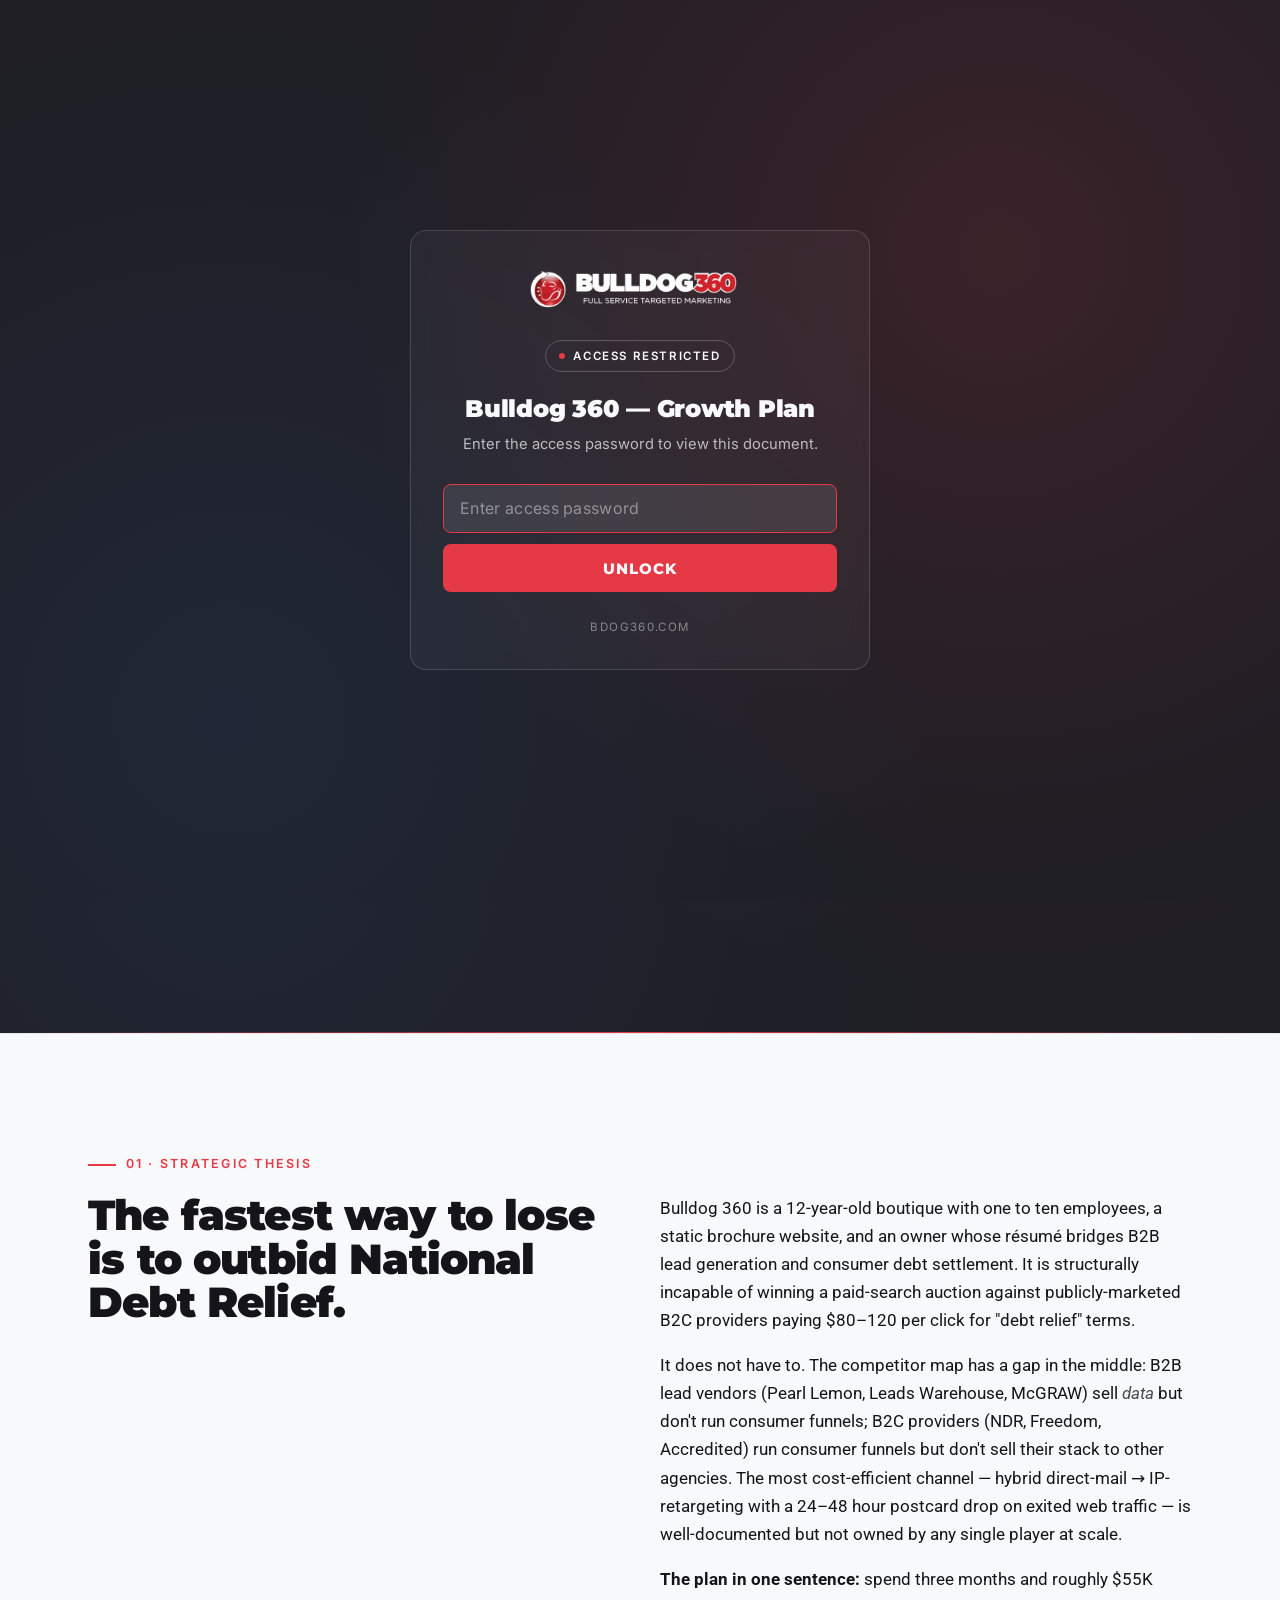
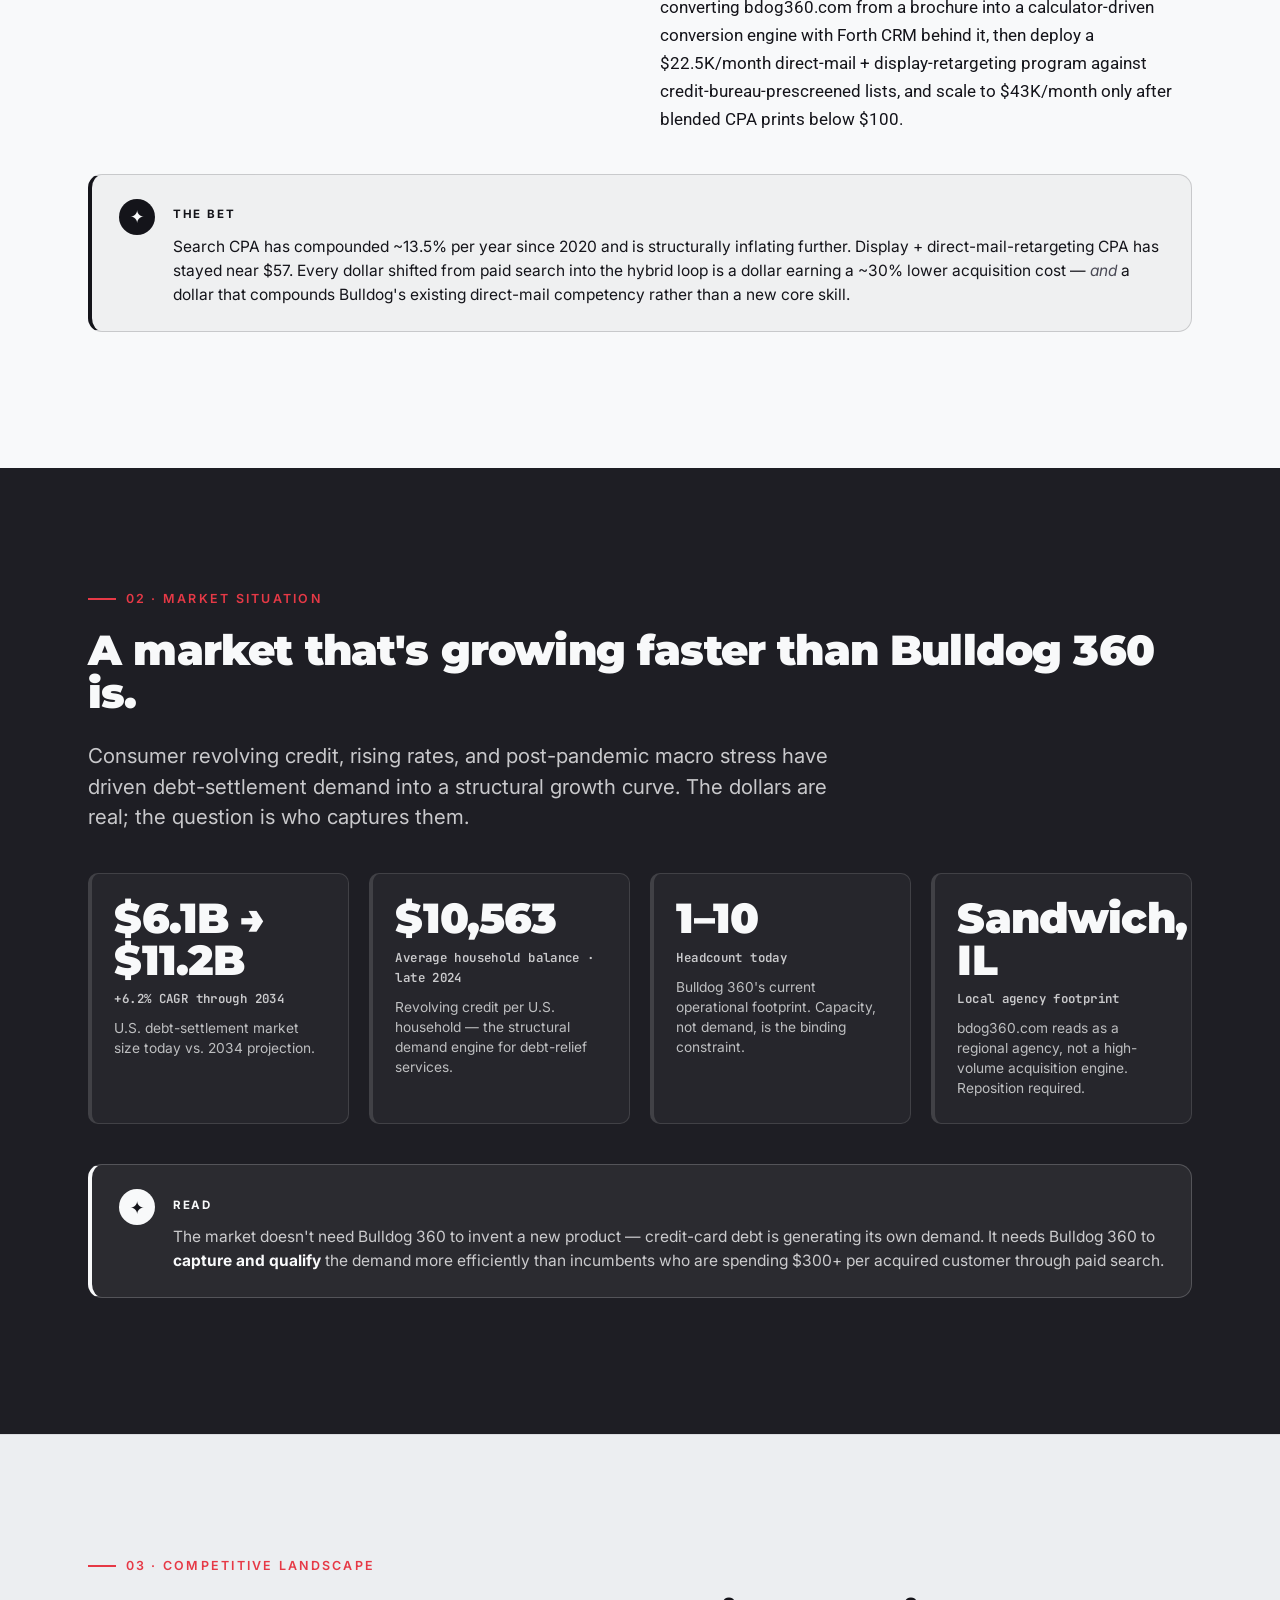
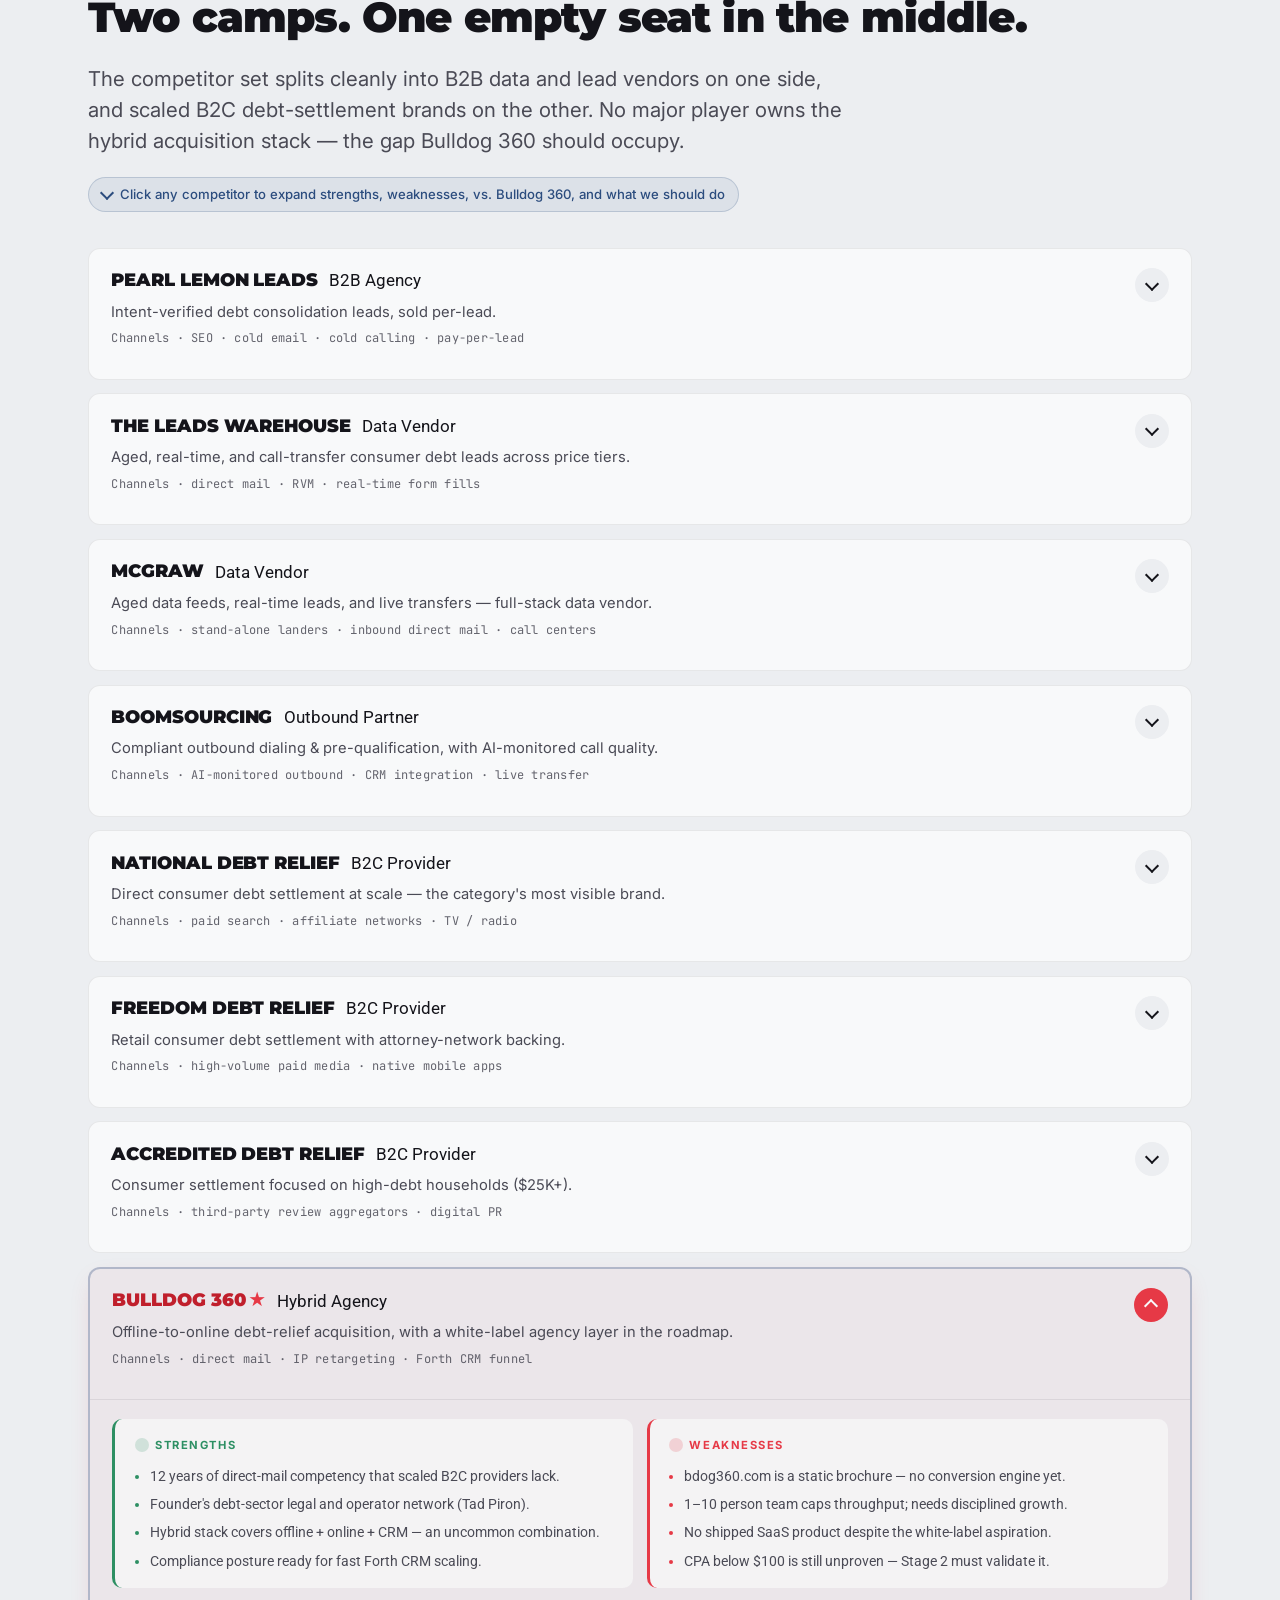
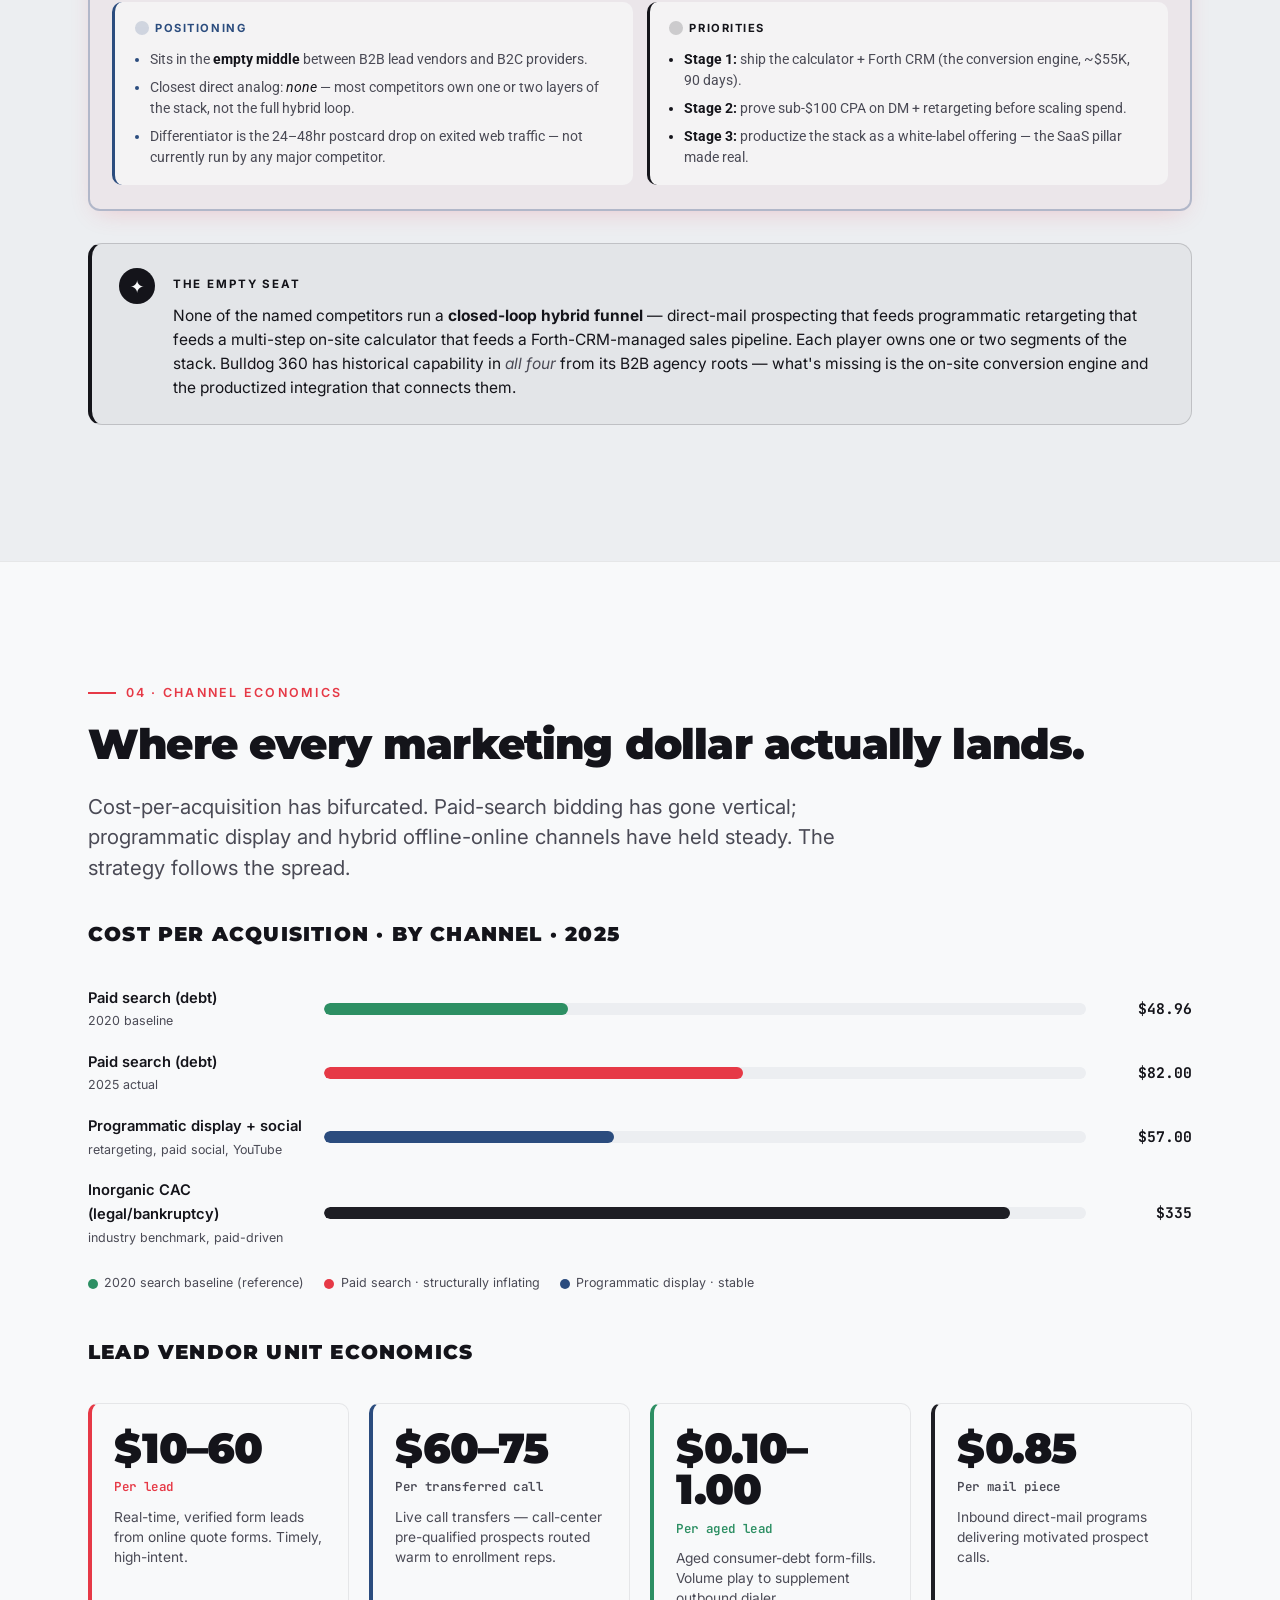
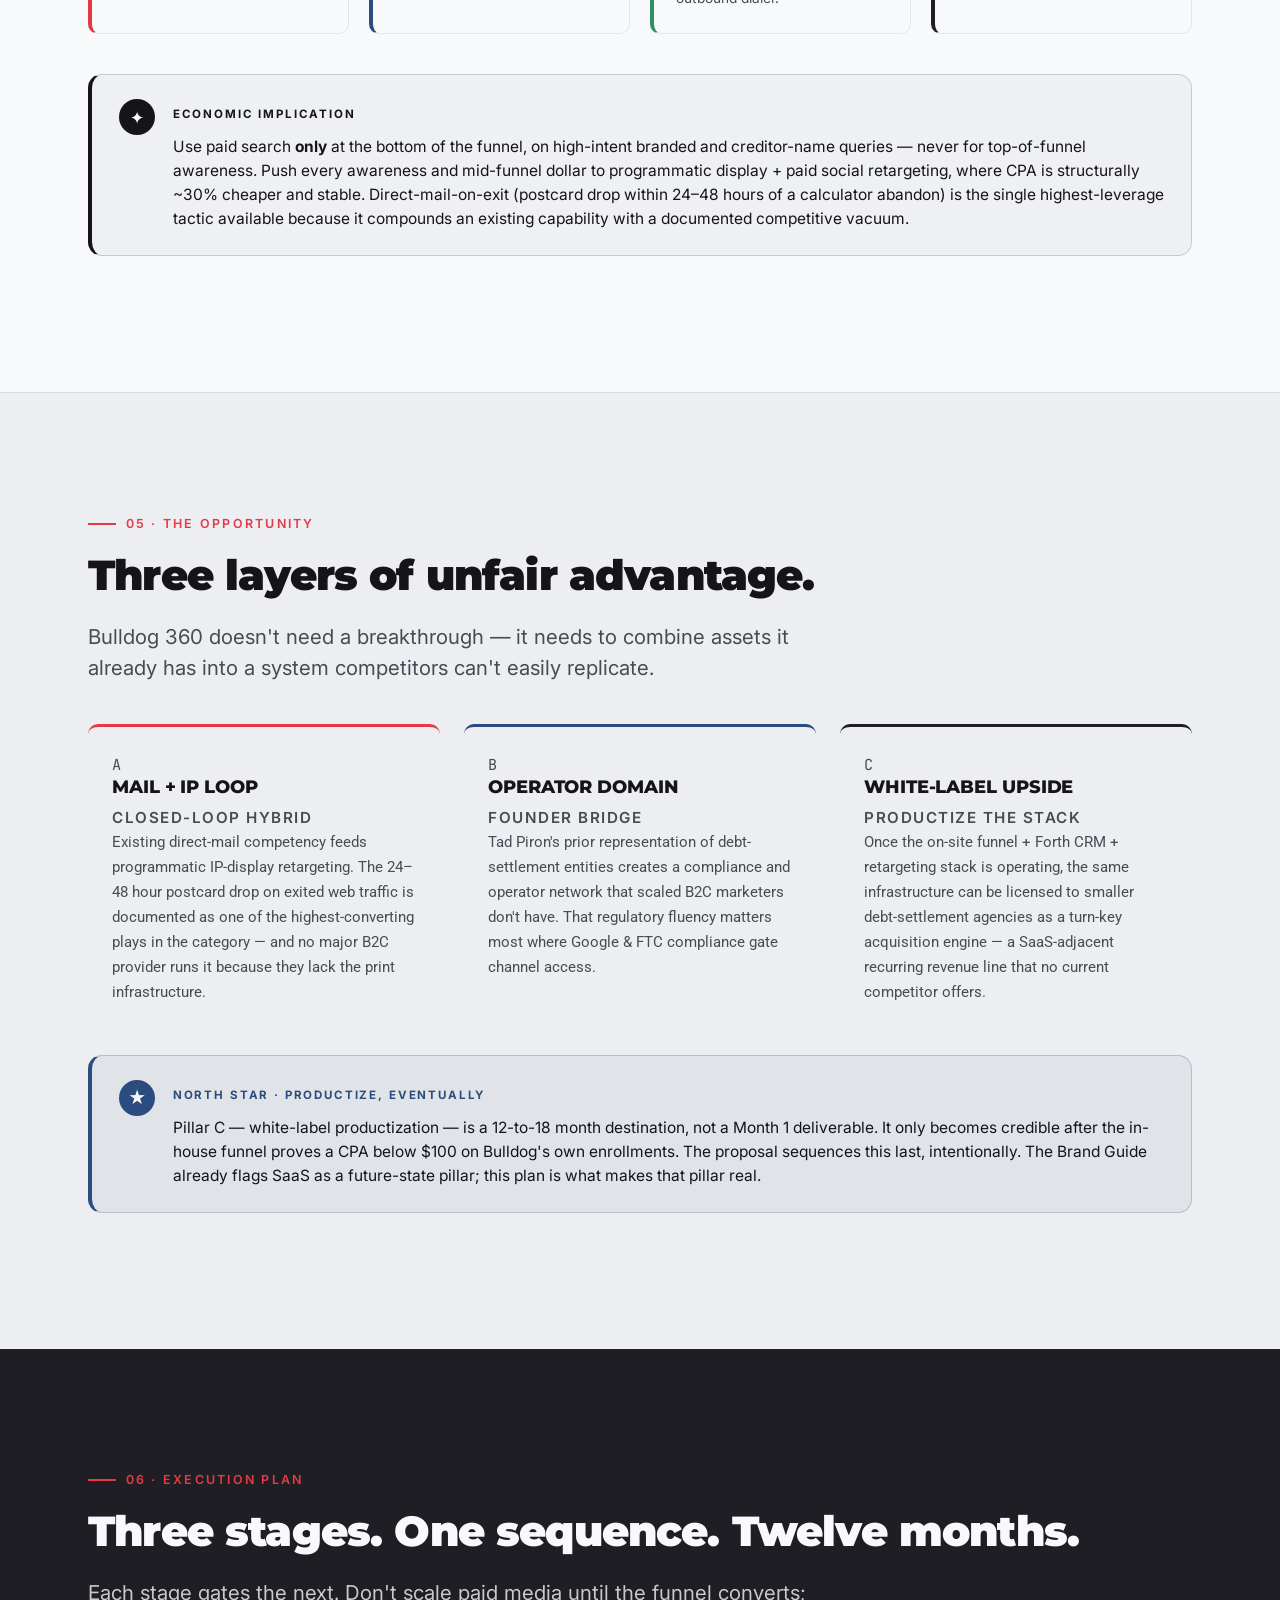
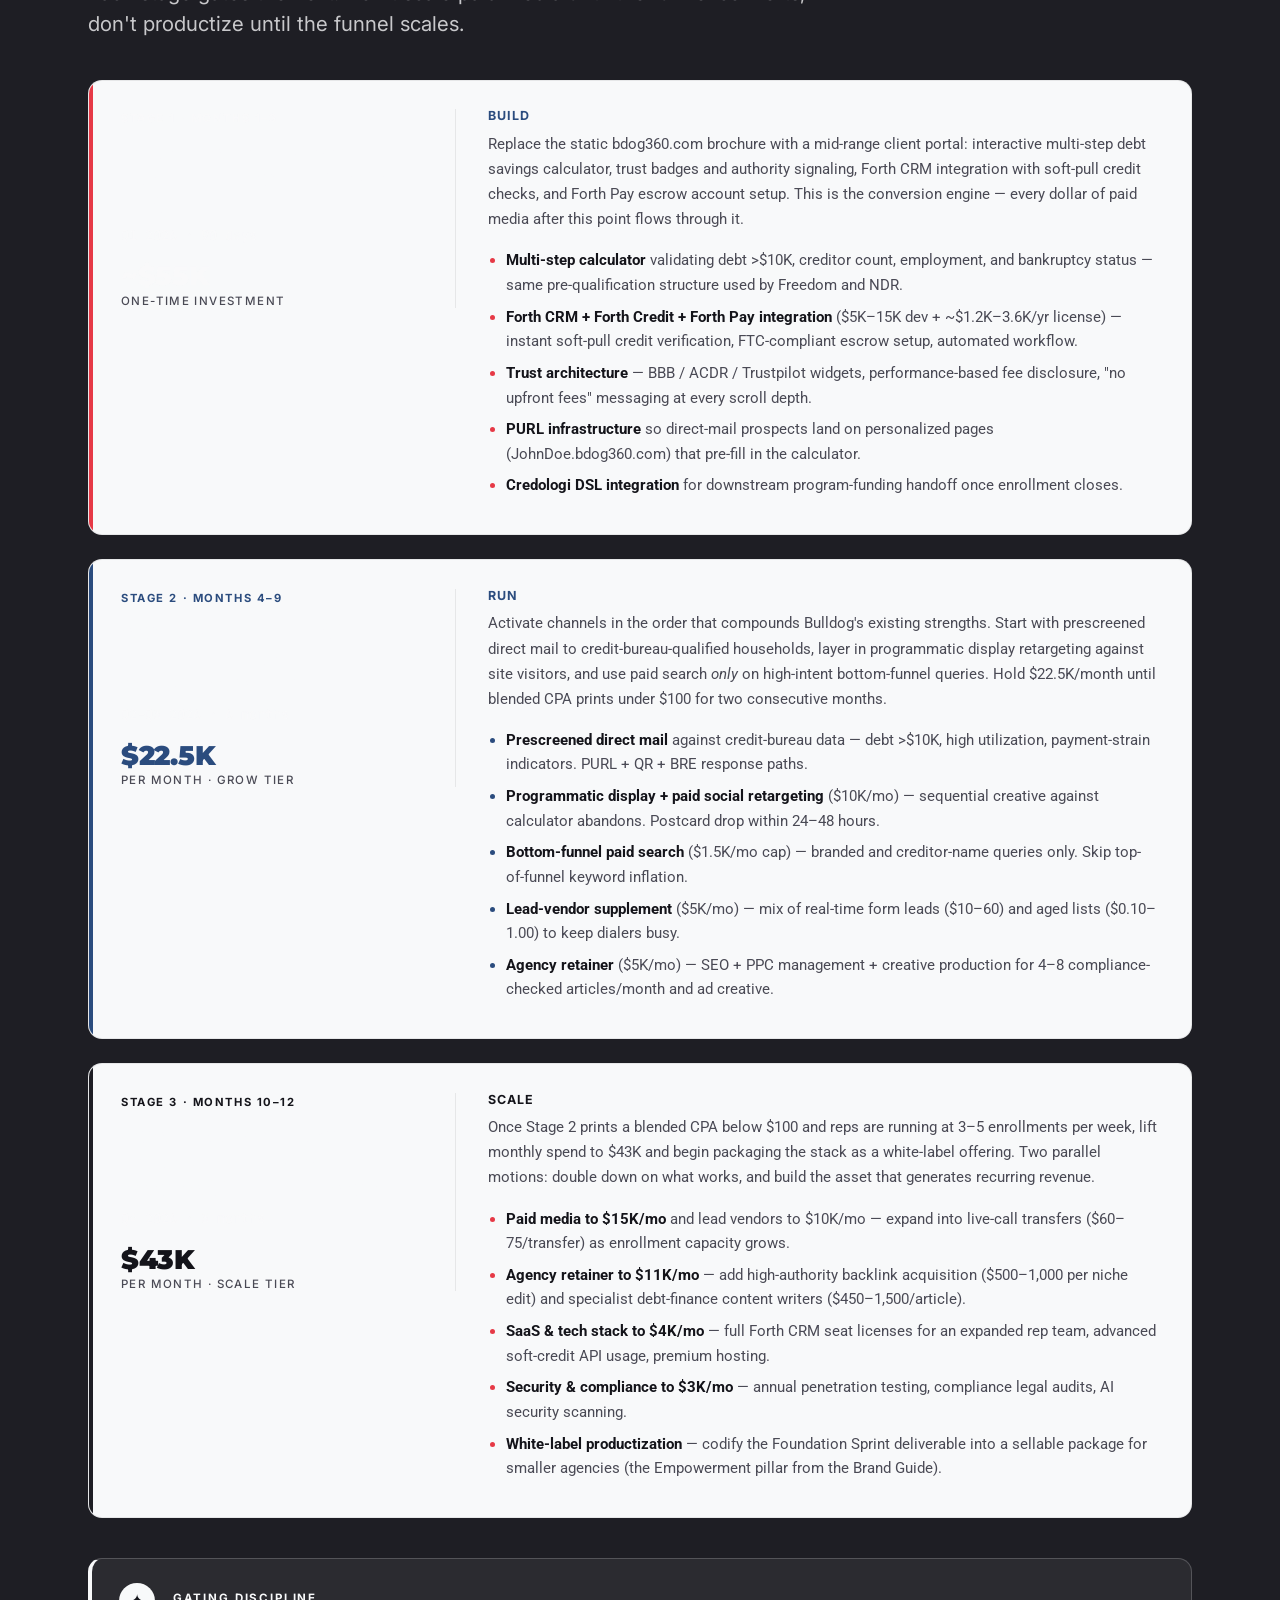
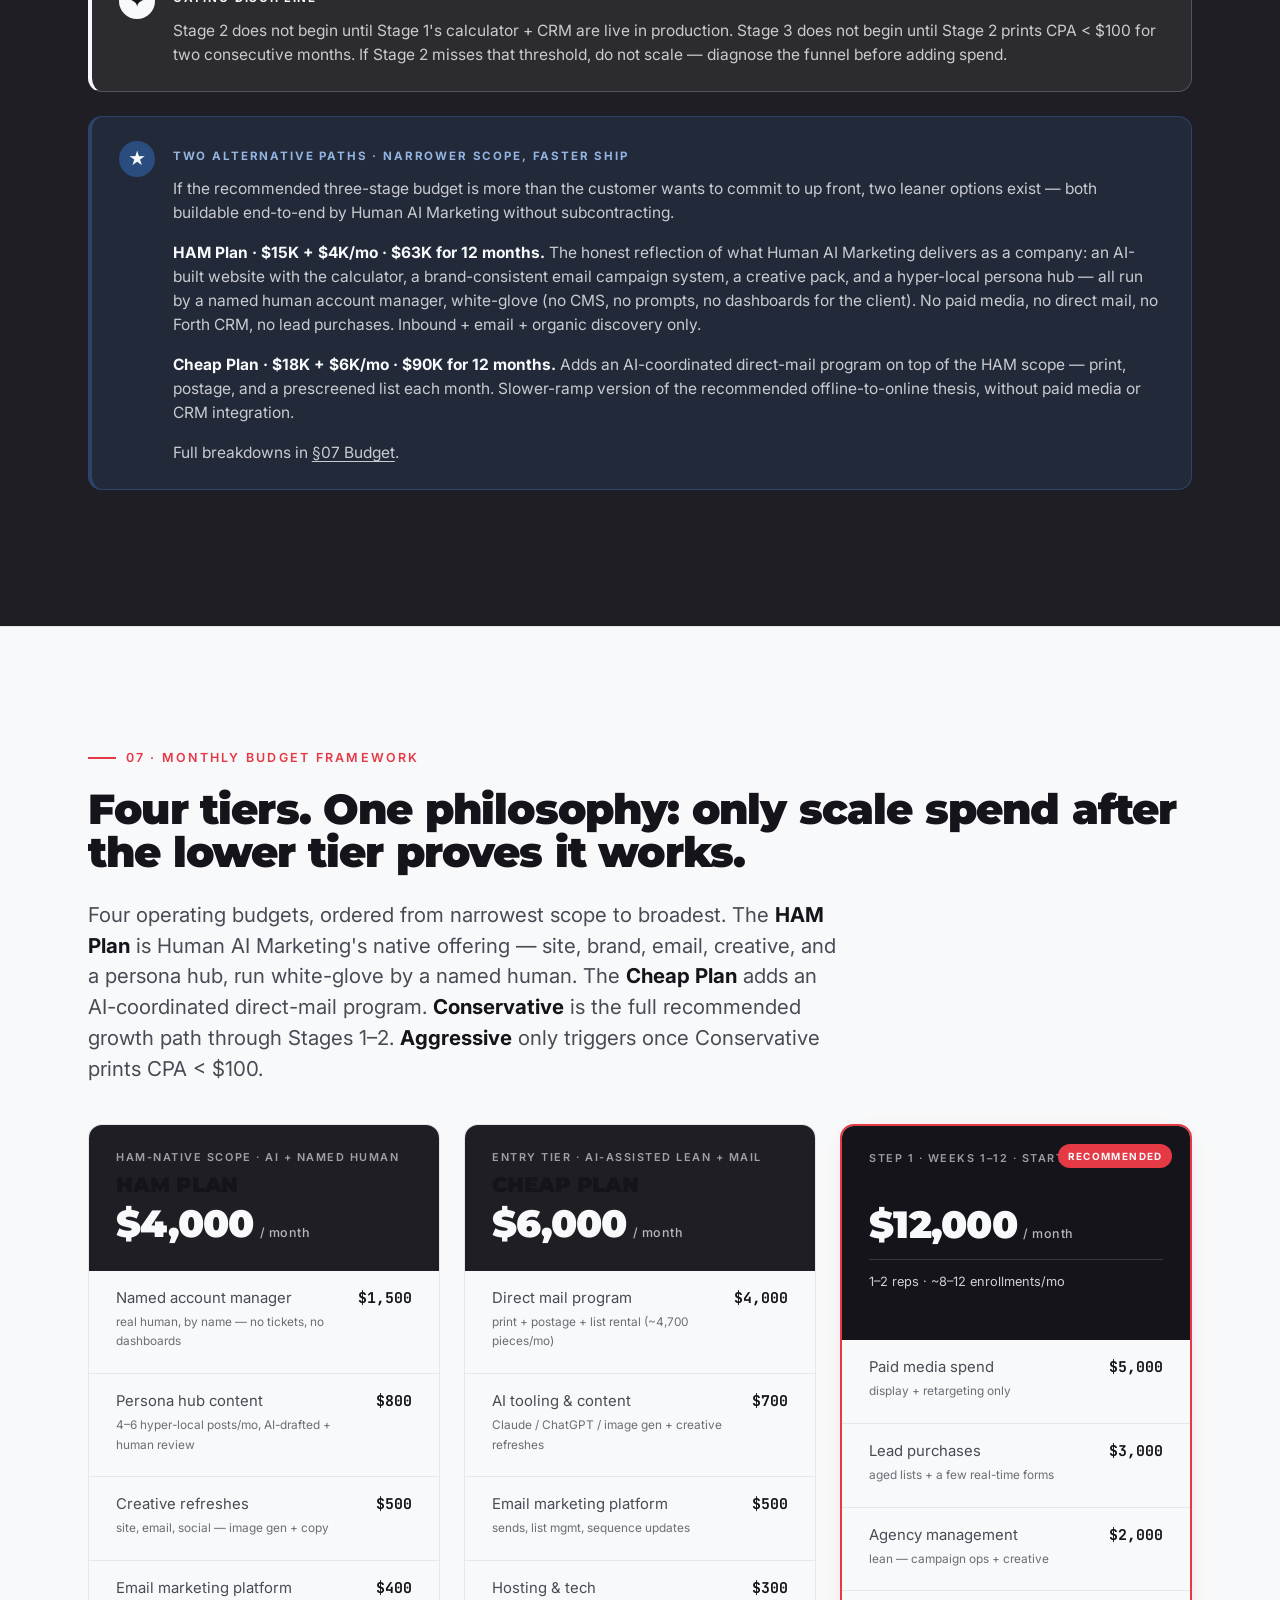
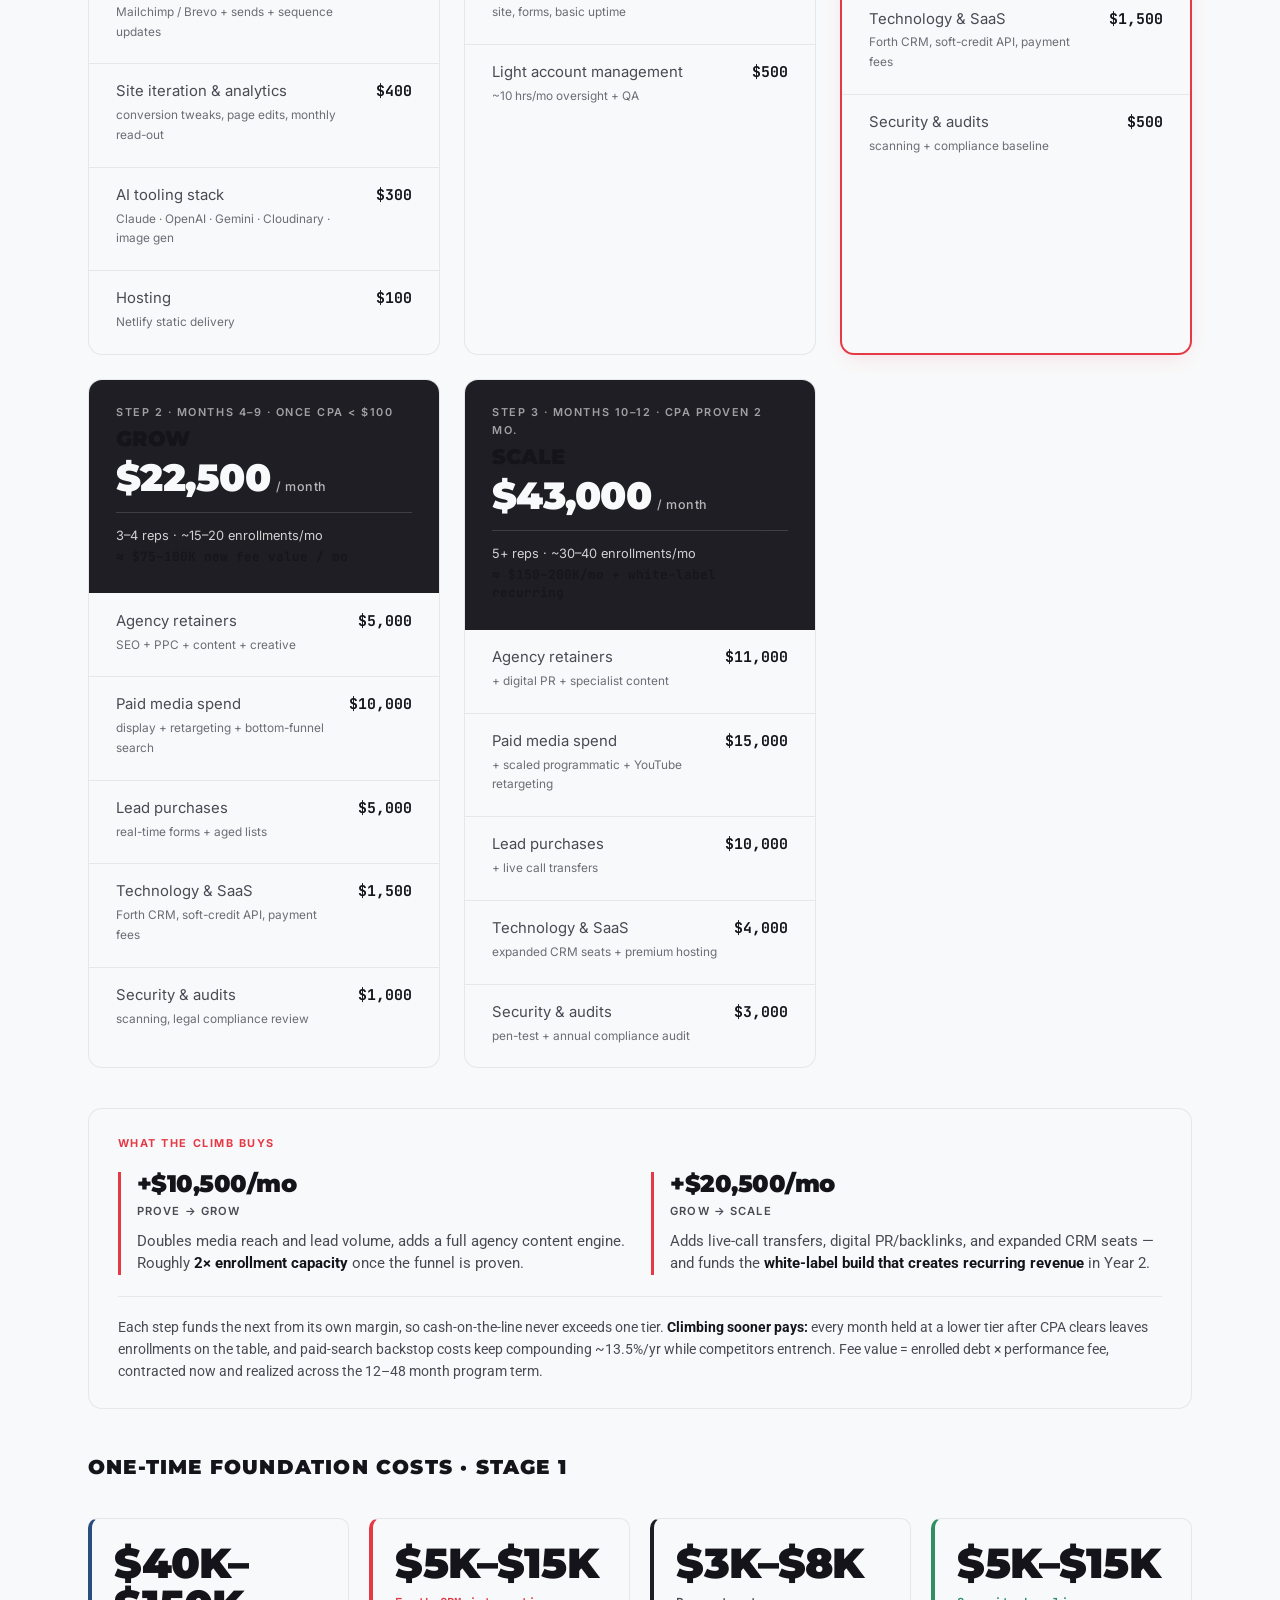
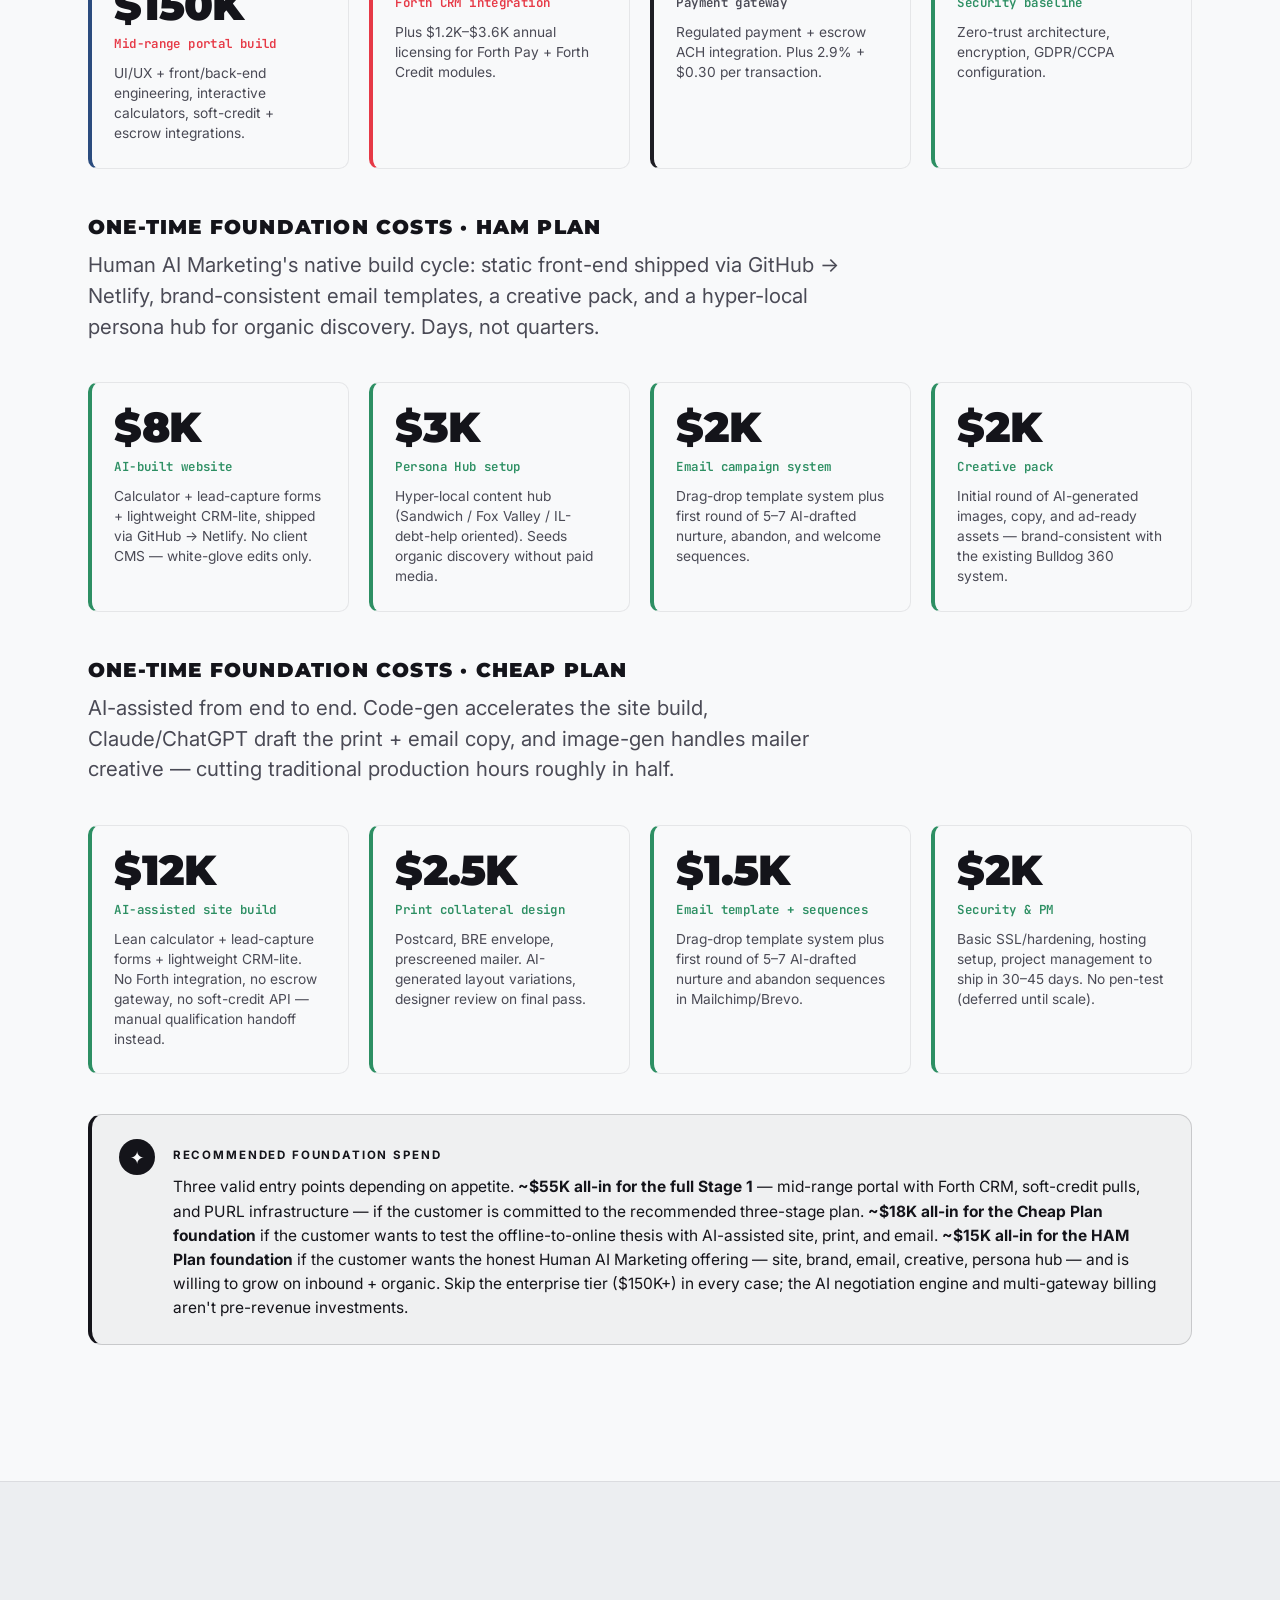
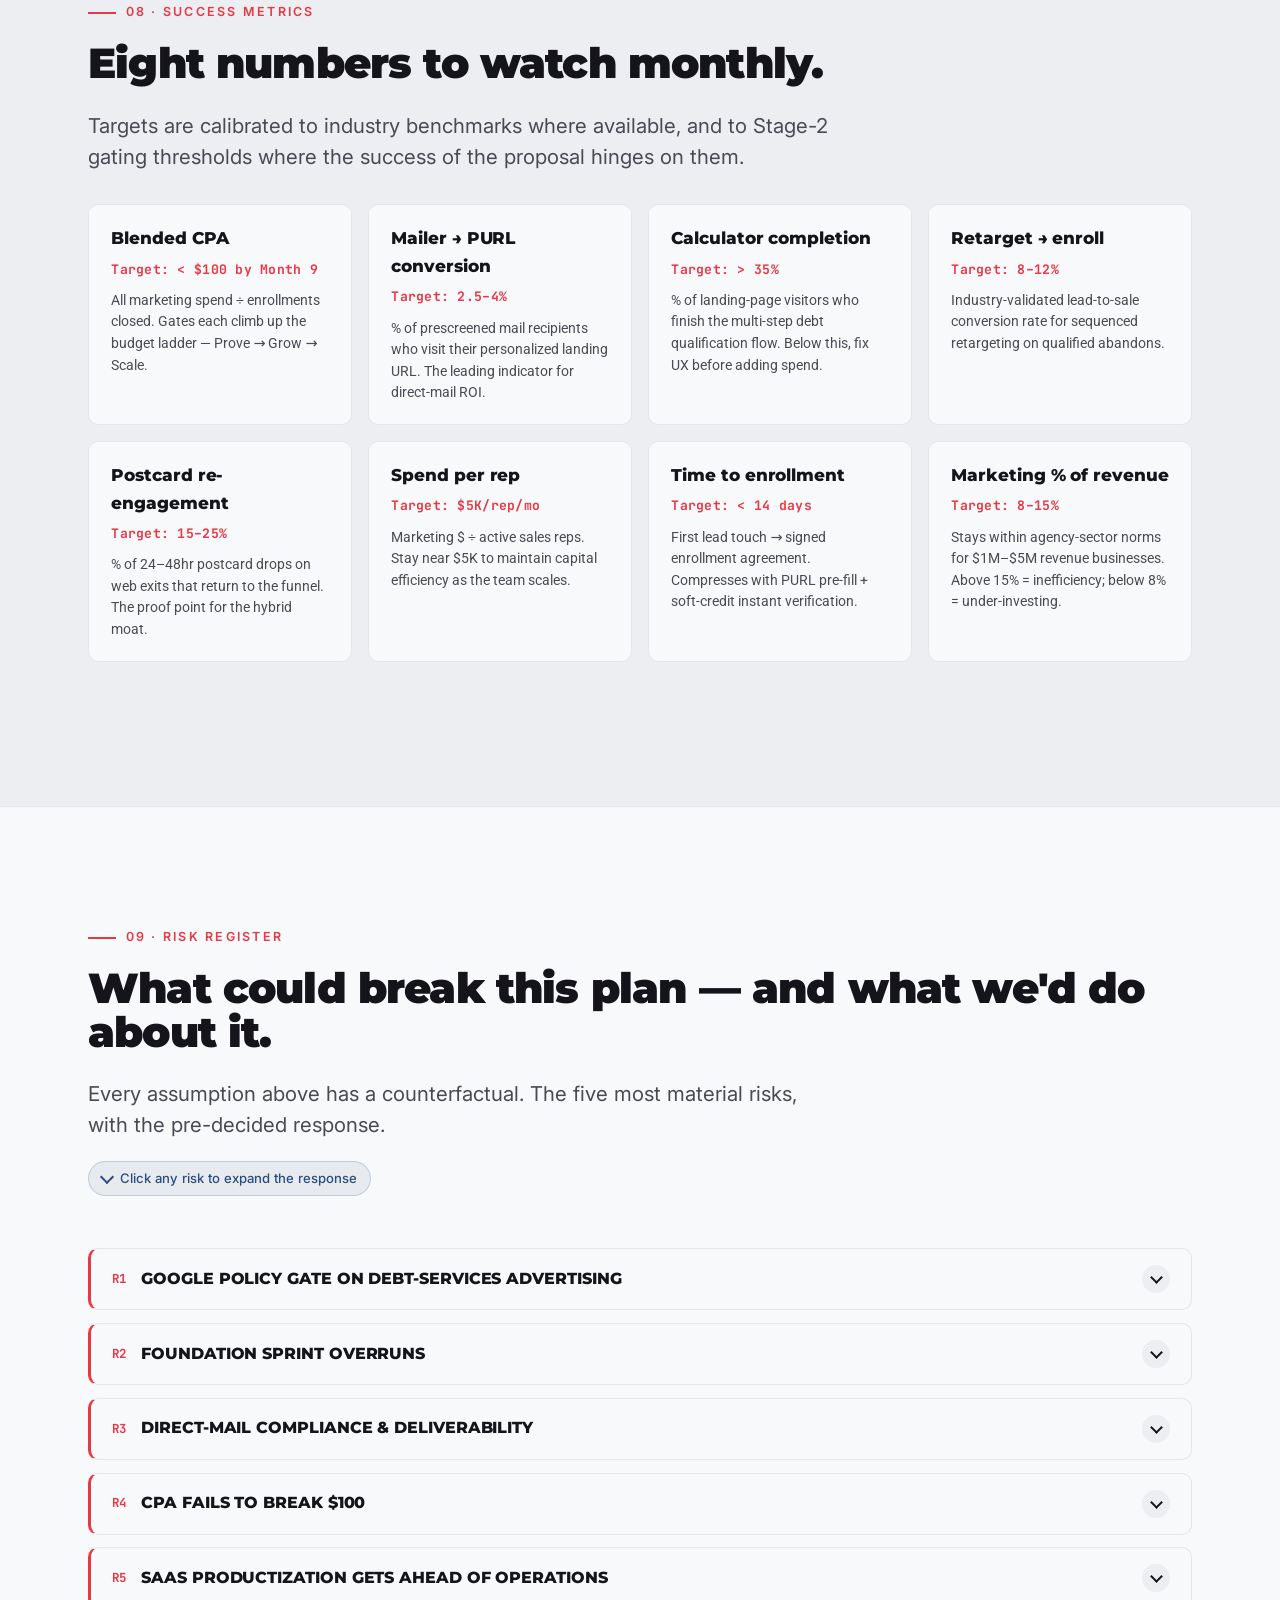
<file: index.html>
<!doctype html>
<html lang="en" class="bdog-locked">
<head>
  <meta charset="utf-8">
  <meta name="viewport" content="width=device-width, initial-scale=1">
  <link rel="icon" href="favicon.ico" sizes="any">
  <link rel="icon" type="image/png" href="assets/favicon-32.png" sizes="32x32">
  <link rel="icon" type="image/png" href="assets/favicon-192.png" sizes="192x192">
  <link rel="apple-touch-icon" href="assets/apple-touch-icon.png">
  <title>Bulldog 360 — Market Analysis &amp; Growth Proposal</title>
  <meta name="description" content="A market analysis and phased growth proposal for Bulldog 360 — how to budget and execute against U.S. debt-relief competitors over the next 12 months.">
  <link rel="preconnect" href="https://fonts.googleapis.com">
  <link rel="preconnect" href="https://fonts.gstatic.com" crossorigin>
  <link rel="stylesheet" href="https://fonts.googleapis.com/css2?family=Inter:wght@400;500;600;700&family=JetBrains+Mono:wght@400;500;700&family=Montserrat:wght@700;800;900&family=Roboto:wght@400;500;700&display=swap">
  <link rel="stylesheet" href="brand-guide.css">
  <link rel="stylesheet" href="budget-proposal.css">
  <link rel="stylesheet" href="gate.css">
  <link rel="stylesheet" href="admin-menu.css">
  <script defer src="gate.js"></script>
  <script defer src="admin-menu.js"></script>
</head>
<body>

  <!-- Page gate (hidden by gate.css once unlocked) -->
  <div class="bdog-gate" role="dialog" aria-modal="true" aria-labelledby="bdogGateTitle">
    <div class="bdog-gate__card">
      <picture>
        <source srcset="assets/bdog360-logo.avif" type="image/avif">
        <img src="assets/bdog360-logo.png" alt="Bulldog 360" class="bdog-gate__logo">
      </picture>
      <span class="bdog-gate__pill">Access Restricted</span>
      <h1 class="bdog-gate__title" id="bdogGateTitle">Bulldog 360 — Growth Plan</h1>
      <p class="bdog-gate__sub">Enter the access password to view this document.</p>
      <form id="bdogGateForm" class="bdog-gate__form" novalidate>
        <input id="bdogGateInput" class="bdog-gate__input" type="password" placeholder="Enter access password"
               autocomplete="off" autocapitalize="off" autocorrect="off" spellcheck="false" required>
        <button id="bdogGateBtn" type="submit" class="bdog-gate__btn">Unlock</button>
      </form>
      <p id="bdogGateErr" class="bdog-gate__err" hidden>Wrong password — try again.</p>
      <p class="bdog-gate__foot">bdog360.com</p>
    </div>
  </div>

  <nav class="toc" aria-label="Section navigation">
    <div class="wrap toc__inner">
      <div class="toc__brand">BULLDOG<span class="dot">·</span>360 <span style="opacity:.55;font-weight:600;letter-spacing:.06em;font-size:.78rem;margin-left:.6rem">Growth Plan</span></div>
      <a href="#thesis">01 Thesis</a>
      <a href="#market">02 Market</a>
      <a href="#competition">03 Competition</a>
      <a href="#economics">04 Economics</a>
      <a href="#opportunity">05 Opportunity</a>
      <a href="#plan">06 Plan</a>
      <a href="#budget">07 Budget</a>
      <a href="#kpis">08 KPIs</a>
      <a href="#risks">09 Risks</a>
    </div>
  </nav>

  <!-- ============================================================
       HERO
       ============================================================ -->
  <header class="hero">
    <div class="wrap">
      <div class="hero__pill"><span class="dot"></span>Growth Plan · 12 Months · May 2026</div>

      <h1>Beat the field by building the engine first.</h1>

      <p class="hero__directive">Win the offline-to-online loop. Skip the paid-search arms race.</p>

      <p class="lede">An analysis of Bulldog 360's position in the U.S. debt-settlement market — and a phased budget proposal that takes share through direct-mail + retargeting hybrid acquisition rather than head-to-head bidding against scaled B2C providers.</p>

      <div class="hero__numbers">
        <div class="hero__num">
          <span class="v">$11.2<em>B</em></span>
          <span class="l">Debt settlement market by 2034 (from $6.1B in 2024)</span>
        </div>
        <div class="hero__num">
          <span class="v">+67.5<em>%</em></span>
          <span class="l">Inflation in search CPA, 2020 → 2025</span>
        </div>
        <div class="hero__num">
          <span class="v">$57</span>
          <span class="l">Stable display + retargeting CPA</span>
        </div>
        <div class="hero__num">
          <span class="v">$4<em>K</em>→<em>$43K</em></span>
          <span class="l">Monthly spend range, HAM → Cheap → Conservative → Aggressive</span>
        </div>
      </div>
    </div>
  </header>

  <!-- ============================================================
       01 · THESIS
       ============================================================ -->
  <section class="section" id="thesis">
    <div class="wrap">
      <p class="eyebrow">01 · Strategic Thesis</p>
      <div class="split">
        <div>
          <h2>The fastest way to lose is to outbid National Debt Relief.</h2>
        </div>
        <div>
          <p>Bulldog 360 is a 12-year-old boutique with one to ten employees, a static brochure website, and an owner whose résumé bridges B2B lead generation and consumer debt settlement. It is structurally incapable of winning a paid-search auction against publicly-marketed B2C providers paying $80–120 per click for "debt relief" terms.</p>
          <p>It does not have to. The competitor map has a gap in the middle: B2B lead vendors (Pearl Lemon, Leads Warehouse, McGRAW) sell <em>data</em> but don't run consumer funnels; B2C providers (NDR, Freedom, Accredited) run consumer funnels but don't sell their stack to other agencies. The most cost-efficient channel — hybrid direct-mail → IP-retargeting with a 24–48 hour postcard drop on exited web traffic — is well-documented but not owned by any single player at scale.</p>
          <p><strong>The plan in one sentence:</strong> spend three months and roughly $55K converting bdog360.com from a brochure into a calculator-driven conversion engine with Forth CRM behind it, then deploy a $22.5K/month direct-mail + display-retargeting program against credit-bureau-prescreened lists, and scale to $43K/month only after blended CPA prints below $100.</p>
        </div>
      </div>

      <div class="callout callout--insight">
        <div class="callout__glyph" aria-hidden="true">✦</div>
        <div>
          <p class="callout__label">The bet</p>
        </div>
        <div class="callout__body">
          <p>Search CPA has compounded ~13.5% per year since 2020 and is structurally inflating further. Display + direct-mail-retargeting CPA has stayed near $57. Every dollar shifted from paid search into the hybrid loop is a dollar earning a ~30% lower acquisition cost — <em>and</em> a dollar that compounds Bulldog's existing direct-mail competency rather than a new core skill.</p>
        </div>
      </div>
    </div>
  </section>

  <!-- ============================================================
       02 · MARKET
       ============================================================ -->
  <section class="section section--dark" id="market">
    <div class="wrap">
      <p class="eyebrow">02 · Market Situation</p>
      <h2>A market that's growing faster than Bulldog 360 is.</h2>
      <p class="lede">Consumer revolving credit, rising rates, and post-pandemic macro stress have driven debt-settlement demand into a structural growth curve. The dollars are real; the question is who captures them.</p>

      <div class="stat-grid">
        <div class="stat">
          <p class="stat__value">$6.1B → $11.2B</p>
          <p class="stat__delta stat__delta--good">+6.2% CAGR through 2034</p>
          <p class="stat__label">U.S. debt-settlement market size today vs. 2034 projection.</p>
        </div>
        <div class="stat stat--indigo">
          <p class="stat__value">$10,563</p>
          <p class="stat__delta stat__delta--neutral">Average household balance · late 2024</p>
          <p class="stat__label">Revolving credit per U.S. household — the structural demand engine for debt-relief services.</p>
        </div>
        <div class="stat stat--onyx">
          <p class="stat__value">1–10</p>
          <p class="stat__delta stat__delta--neutral">Headcount today</p>
          <p class="stat__label">Bulldog 360's current operational footprint. Capacity, not demand, is the binding constraint.</p>
        </div>
        <div class="stat">
          <p class="stat__value">Sandwich, IL</p>
          <p class="stat__delta">Local agency footprint</p>
          <p class="stat__label">bdog360.com reads as a regional agency, not a high-volume acquisition engine. Reposition required.</p>
        </div>
      </div>

      <div class="callout callout--insight">
        <div class="callout__glyph" aria-hidden="true">✦</div>
        <div>
          <p class="callout__label">Read</p>
        </div>
        <div class="callout__body">
          <p>The market doesn't need Bulldog 360 to invent a new product — credit-card debt is generating its own demand. It needs Bulldog 360 to <strong>capture and qualify</strong> the demand more efficiently than incumbents who are spending $300+ per acquired customer through paid search.</p>
        </div>
      </div>
    </div>
  </section>

  <!-- ============================================================
       03 · COMPETITION
       ============================================================ -->
  <section class="section section--soft" id="competition">
    <div class="wrap">
      <p class="eyebrow">03 · Competitive Landscape</p>
      <h2>Two camps. One empty seat in the middle.</h2>
      <p class="lede">The competitor set splits cleanly into B2B data and lead vendors on one side, and scaled B2C debt-settlement brands on the other. No major player owns the hybrid acquisition stack — the gap Bulldog 360 should occupy.</p>

      <p class="compete-hint">Click any competitor to expand strengths, weaknesses, vs. Bulldog 360, and what we should do</p>

      <div class="compete-cards">

        <!-- Pearl Lemon Leads -->
        <details class="compete-card">
          <summary class="compete-card__summary">
            <div class="compete-card__top">
              <div class="compete-card__topline">
                <h3 class="compete-card__name">Pearl Lemon Leads</h3>
                <span class="tag tag--b2b">B2B Agency</span>
              </div>
              <p class="compete-card__offer">Intent-verified debt consolidation leads, sold per-lead.</p>
              <p class="compete-card__channels">Channels · SEO · cold email · cold calling · pay-per-lead</p>
            </div>
            <span class="compete-card__chev" aria-hidden="true"></span>
          </summary>
          <div class="compete-card__body">
            <div class="swot">
              <div class="swot__cell swot__cell--str">
                <p class="swot__label">Strengths</p>
                <ul>
                  <li>Strong SEO authority in the debt-lead category.</li>
                  <li>Multi-channel outbound (email + phone) creates redundancy.</li>
                  <li>Pay-per-lead pricing aligns vendor incentive with client outcome.</li>
                  <li>Reports lead-to-sale conversion at the 8–12% category benchmark.</li>
                </ul>
              </div>
              <div class="swot__cell swot__cell--weak">
                <p class="swot__label">Weaknesses</p>
                <ul>
                  <li>Pure B2B — no consumer brand or end-customer relationship.</li>
                  <li>No direct-mail or retargeting infrastructure.</li>
                  <li>Quality depends entirely on outbound team skill.</li>
                  <li>Cannot close the loop on prospects that drop out of their funnel.</li>
                </ul>
              </div>
              <div class="swot__cell swot__cell--vs">
                <p class="swot__label">vs Bulldog 360</p>
                <ul>
                  <li>They <strong>sell raw leads</strong>; Bulldog 360 owns the entire funnel from first touch through enrollment.</li>
                  <li>Bulldog has 12 years of direct-mail competency Pearl Lemon lacks.</li>
                  <li>More of a potential <em>customer/partner</em> than a head-to-head competitor.</li>
                </ul>
              </div>
              <div class="swot__cell swot__cell--do">
                <p class="swot__label">What Bulldog should do</p>
                <ul>
                  <li>Don't compete on raw lead supply — it's a race to the bottom.</li>
                  <li>Position one layer above: buy or generate leads, then close them through Bulldog's calculator funnel.</li>
                  <li>Borrow the pay-per-outcome pricing model for white-label customers in Stage 3.</li>
                </ul>
              </div>
            </div>
          </div>
        </details>

        <!-- The Leads Warehouse -->
        <details class="compete-card">
          <summary class="compete-card__summary">
            <div class="compete-card__top">
              <div class="compete-card__topline">
                <h3 class="compete-card__name">The Leads Warehouse</h3>
                <span class="tag tag--vendor">Data Vendor</span>
              </div>
              <p class="compete-card__offer">Aged, real-time, and call-transfer consumer debt leads across price tiers.</p>
              <p class="compete-card__channels">Channels · direct mail · RVM · real-time form fills</p>
            </div>
            <span class="compete-card__chev" aria-hidden="true"></span>
          </summary>
          <div class="compete-card__body">
            <div class="swot">
              <div class="swot__cell swot__cell--str">
                <p class="swot__label">Strengths</p>
                <ul>
                  <li>Massive volume across all price tiers — $0.10 aged to $75 live call transfer.</li>
                  <li>Multi-source sourcing reduces dependency on any one channel.</li>
                  <li>Plug-and-play supplier — easy to test in small batches before scaling.</li>
                </ul>
              </div>
              <div class="swot__cell swot__cell--weak">
                <p class="swot__label">Weaknesses</p>
                <ul>
                  <li>Pure data with zero execution — they don't qualify or close.</li>
                  <li>Aged lead quality is unpredictable; conversion varies wildly.</li>
                  <li>No proprietary relationship with the end consumer — every touch is cold.</li>
                </ul>
              </div>
              <div class="swot__cell swot__cell--vs">
                <p class="swot__label">vs Bulldog 360</p>
                <ul>
                  <li>Supplier, not a competitor.</li>
                  <li>Their data converts at higher rates inside Bulldog's hybrid funnel than they can monetize directly.</li>
                  <li>Bulldog already budgeted $5K/mo for lead purchases in Stage 2 — they're the target vendor.</li>
                </ul>
              </div>
              <div class="swot__cell swot__cell--do">
                <p class="swot__label">What Bulldog should do</p>
                <ul>
                  <li>Buy aged leads as dialer fuel at $0.10–$1.00 each to keep reps busy.</li>
                  <li>Test real-time form leads at $10–$60 against the calculator landing page.</li>
                  <li><strong>Don't</strong> build a competing data-vendor business — partner instead.</li>
                </ul>
              </div>
            </div>
          </div>
        </details>

        <!-- McGRAW -->
        <details class="compete-card">
          <summary class="compete-card__summary">
            <div class="compete-card__top">
              <div class="compete-card__topline">
                <h3 class="compete-card__name">McGRAW</h3>
                <span class="tag tag--vendor">Data Vendor</span>
              </div>
              <p class="compete-card__offer">Aged data feeds, real-time leads, and live transfers — full-stack data vendor.</p>
              <p class="compete-card__channels">Channels · stand-alone landers · inbound direct mail · call centers</p>
            </div>
            <span class="compete-card__chev" aria-hidden="true"></span>
          </summary>
          <div class="compete-card__body">
            <div class="swot">
              <div class="swot__cell swot__cell--str">
                <p class="swot__label">Strengths</p>
                <ul>
                  <li>Established mail-house infrastructure — potential partner for prescreened DM.</li>
                  <li>Live-call-transfer model with pre-qualification reduces dialing burden.</li>
                  <li>Long-standing call-center relationships in the debt space.</li>
                </ul>
              </div>
              <div class="swot__cell swot__cell--weak">
                <p class="swot__label">Weaknesses</p>
                <ul>
                  <li>Volume-first business model — quality varies with lead source.</li>
                  <li>No proprietary consumer touchpoint or brand.</li>
                  <li>Compliance practices uneven across sources; requires vetting.</li>
                </ul>
              </div>
              <div class="swot__cell swot__cell--vs">
                <p class="swot__label">vs Bulldog 360</p>
                <ul>
                  <li>Same posture as Leads Warehouse — supplier rather than direct competitor.</li>
                  <li>Could become Bulldog's mail-house partner during Stage 2 if compliance passes muster.</li>
                </ul>
              </div>
              <div class="swot__cell swot__cell--do">
                <p class="swot__label">What Bulldog should do</p>
                <ul>
                  <li>Evaluate as a mail-house partner for credit-bureau-prescreened DM campaigns.</li>
                  <li>Vet FCRA / "firm offer of credit" compliance before committing.</li>
                  <li>Pilot a 10% sample list before any national mail round.</li>
                </ul>
              </div>
            </div>
          </div>
        </details>

        <!-- Boomsourcing -->
        <details class="compete-card">
          <summary class="compete-card__summary">
            <div class="compete-card__top">
              <div class="compete-card__topline">
                <h3 class="compete-card__name">Boomsourcing</h3>
                <span class="tag tag--b2b">Outbound Partner</span>
              </div>
              <p class="compete-card__offer">Compliant outbound dialing &amp; pre-qualification, with AI-monitored call quality.</p>
              <p class="compete-card__channels">Channels · AI-monitored outbound · CRM integration · live transfer</p>
            </div>
            <span class="compete-card__chev" aria-hidden="true"></span>
          </summary>
          <div class="compete-card__body">
            <div class="swot">
              <div class="swot__cell swot__cell--str">
                <p class="swot__label">Strengths</p>
                <ul>
                  <li>AI monitoring meaningfully reduces TCPA / compliance exposure.</li>
                  <li>CRM integration creates smooth lead handoff to the enrollment team.</li>
                  <li>Pre-qualification on debt amount + hardship criteria before transfer.</li>
                </ul>
              </div>
              <div class="swot__cell swot__cell--weak">
                <p class="swot__label">Weaknesses</p>
                <ul>
                  <li>Outbound dialing only — no inbound, no digital, no offline channels.</li>
                  <li>Service-based revenue with no proprietary product or moat.</li>
                  <li>Limited reach with end consumers; not a brand.</li>
                </ul>
              </div>
              <div class="swot__cell swot__cell--vs">
                <p class="swot__label">vs Bulldog 360</p>
                <ul>
                  <li>They're an outsourced dialer; Bulldog is a full acquisition platform.</li>
                  <li>Could become Bulldog's call-center partner in Stage 3 if in-house dialer team can't keep up.</li>
                </ul>
              </div>
              <div class="swot__cell swot__cell--do">
                <p class="swot__label">What Bulldog should do</p>
                <ul>
                  <li>Run dialer in-house through Forth CRM initially.</li>
                  <li>Consider Boomsourcing-style outsourcing only once enrollment volume justifies it.</li>
                  <li>Adopt AI compliance monitoring as table stakes regardless of who runs the dialer.</li>
                </ul>
              </div>
            </div>
          </div>
        </details>

        <!-- National Debt Relief -->
        <details class="compete-card">
          <summary class="compete-card__summary">
            <div class="compete-card__top">
              <div class="compete-card__topline">
                <h3 class="compete-card__name">National Debt Relief</h3>
                <span class="tag tag--b2c">B2C Provider</span>
              </div>
              <p class="compete-card__offer">Direct consumer debt settlement at scale — the category's most visible brand.</p>
              <p class="compete-card__channels">Channels · paid search · affiliate networks · TV / radio</p>
            </div>
            <span class="compete-card__chev" aria-hidden="true"></span>
          </summary>
          <div class="compete-card__body">
            <div class="swot">
              <div class="swot__cell swot__cell--str">
                <p class="swot__label">Strengths</p>
                <ul>
                  <li>Mass brand recognition and high consumer trust.</li>
                  <li>Owns top-of-funnel paid search at premium CPC.</li>
                  <li>National TV / radio reach reinforces awareness.</li>
                  <li>Hits the 8–12% lead-to-sale benchmark at very high volume.</li>
                </ul>
              </div>
              <div class="swot__cell swot__cell--weak">
                <p class="swot__label">Weaknesses</p>
                <ul>
                  <li>Acquisition cost runs <strong>$335+</strong> on paid-driven enrollments.</li>
                  <li>Locked into the +13.5%/yr search-CPA inflation curve.</li>
                  <li>Limited direct-mail infrastructure to pivot into lower-cost channels.</li>
                  <li>Brand-scale operations can't turn on a dime.</li>
                </ul>
              </div>
              <div class="swot__cell swot__cell--vs">
                <p class="swot__label">vs Bulldog 360</p>
                <ul>
                  <li>The primary head-to-head competitor for end consumers.</li>
                  <li>Bulldog <em>cannot</em> match their brand spend or media budget.</li>
                  <li>Their CAC is ~$335; Bulldog's hybrid CAC target is <strong>under $100</strong>.</li>
                </ul>
              </div>
              <div class="swot__cell swot__cell--do">
                <p class="swot__label">What Bulldog should do</p>
                <ul>
                  <li><strong>Do not</strong> compete head-on in paid search.</li>
                  <li>Win where NDR is structurally inefficient: credit-bureau-prescreened DM + IP retargeting + 24–48hr postcard drop.</li>
                  <li>Steal share at lower CAC, never by outbidding.</li>
                </ul>
              </div>
            </div>
          </div>
        </details>

        <!-- Freedom Debt Relief -->
        <details class="compete-card">
          <summary class="compete-card__summary">
            <div class="compete-card__top">
              <div class="compete-card__topline">
                <h3 class="compete-card__name">Freedom Debt Relief</h3>
                <span class="tag tag--b2c">B2C Provider</span>
              </div>
              <p class="compete-card__offer">Retail consumer debt settlement with attorney-network backing.</p>
              <p class="compete-card__channels">Channels · high-volume paid media · native mobile apps</p>
            </div>
            <span class="compete-card__chev" aria-hidden="true"></span>
          </summary>
          <div class="compete-card__body">
            <div class="swot">
              <div class="swot__cell swot__cell--str">
                <p class="swot__label">Strengths</p>
                <ul>
                  <li>Legal-network backing reduces consumer risk perception.</li>
                  <li>Native mobile apps drive high-LTV ongoing engagement.</li>
                  <li>Scaled paid-media operation across multiple platforms.</li>
                </ul>
              </div>
              <div class="swot__cell swot__cell--weak">
                <p class="swot__label">Weaknesses</p>
                <ul>
                  <li>Heavy paid-media dependency — same CPA inflation problem as NDR.</li>
                  <li>Regulatory exposure compounds from the legal-services positioning.</li>
                  <li>Mobile app investment is capital-intensive and hard to copy.</li>
                </ul>
              </div>
              <div class="swot__cell swot__cell--vs">
                <p class="swot__label">vs Bulldog 360</p>
                <ul>
                  <li>Head-to-head competitor, similarly out of Bulldog's spend tier.</li>
                  <li>Their trust architecture (legal backing, fee transparency) is replicable; their spend is not.</li>
                </ul>
              </div>
              <div class="swot__cell swot__cell--do">
                <p class="swot__label">What Bulldog should do</p>
                <ul>
                  <li>Study their on-site trust signals: BBB, ACDR, performance-only fee disclosure.</li>
                  <li>Replicate trust framing without matching media spend.</li>
                  <li>Position as the smarter, more-targeted alternative for households below their funnel ceiling.</li>
                </ul>
              </div>
            </div>
          </div>
        </details>

        <!-- Accredited Debt Relief -->
        <details class="compete-card">
          <summary class="compete-card__summary">
            <div class="compete-card__top">
              <div class="compete-card__topline">
                <h3 class="compete-card__name">Accredited Debt Relief</h3>
                <span class="tag tag--b2c">B2C Provider</span>
              </div>
              <p class="compete-card__offer">Consumer settlement focused on high-debt households ($25K+).</p>
              <p class="compete-card__channels">Channels · third-party review aggregators · digital PR</p>
            </div>
            <span class="compete-card__chev" aria-hidden="true"></span>
          </summary>
          <div class="compete-card__body">
            <div class="swot">
              <div class="swot__cell swot__cell--str">
                <p class="swot__label">Strengths</p>
                <ul>
                  <li>Strong third-party review presence (Trustpilot, BBB, etc.).</li>
                  <li>Niche focus on high-balance prospects raises average enrollment value.</li>
                  <li>Digital PR drives organic credibility and SEO equity.</li>
                </ul>
              </div>
              <div class="swot__cell swot__cell--weak">
                <p class="swot__label">Weaknesses</p>
                <ul>
                  <li>Smaller TAM due to high-debt niche.</li>
                  <li>Highly dependent on review platform algorithms and editorial relationships.</li>
                  <li>Less mass-market reach than NDR or Freedom.</li>
                </ul>
              </div>
              <div class="swot__cell swot__cell--vs">
                <p class="swot__label">vs Bulldog 360</p>
                <ul>
                  <li>Smaller competitor — much closer to Bulldog's eventual operating scale.</li>
                  <li>Their high-debt strategy is replicable; their review-platform moat is not (yet).</li>
                </ul>
              </div>
              <div class="swot__cell swot__cell--do">
                <p class="swot__label">What Bulldog should do</p>
                <ul>
                  <li>Target the same $25K+ debt segment to maximize enrollment value per acquired customer.</li>
                  <li>Invest in third-party review widgets (Trustpilot, BBB) early in Stage 1.</li>
                  <li>Layer in digital PR during Stage 2 to seed trust before scaling paid media in Stage 3.</li>
                </ul>
              </div>
            </div>
          </div>
        </details>

        <!-- Bulldog 360 (highlighted, open by default) -->
        <details class="compete-card compete-card--bulldog" open>
          <summary class="compete-card__summary">
            <div class="compete-card__top">
              <div class="compete-card__topline">
                <h3 class="compete-card__name">Bulldog 360</h3>
                <span class="tag tag--b2b">Hybrid Agency</span>
              </div>
              <p class="compete-card__offer">Offline-to-online debt-relief acquisition, with a white-label agency layer in the roadmap.</p>
              <p class="compete-card__channels">Channels · direct mail · IP retargeting · Forth CRM funnel</p>
            </div>
            <span class="compete-card__chev" aria-hidden="true"></span>
          </summary>
          <div class="compete-card__body">
            <div class="swot">
              <div class="swot__cell swot__cell--str">
                <p class="swot__label">Strengths</p>
                <ul>
                  <li>12 years of direct-mail competency that scaled B2C providers lack.</li>
                  <li>Founder's debt-sector legal and operator network (Tad Piron).</li>
                  <li>Hybrid stack covers offline + online + CRM — an uncommon combination.</li>
                  <li>Compliance posture ready for fast Forth CRM scaling.</li>
                </ul>
              </div>
              <div class="swot__cell swot__cell--weak">
                <p class="swot__label">Weaknesses</p>
                <ul>
                  <li>bdog360.com is a static brochure — no conversion engine yet.</li>
                  <li>1–10 person team caps throughput; needs disciplined growth.</li>
                  <li>No shipped SaaS product despite the white-label aspiration.</li>
                  <li>CPA below $100 is still unproven — Stage 2 must validate it.</li>
                </ul>
              </div>
              <div class="swot__cell swot__cell--vs">
                <p class="swot__label">Positioning</p>
                <ul>
                  <li>Sits in the <strong>empty middle</strong> between B2B lead vendors and B2C providers.</li>
                  <li>Closest direct analog: <em>none</em> — most competitors own one or two layers of the stack, not the full hybrid loop.</li>
                  <li>Differentiator is the 24–48hr postcard drop on exited web traffic — not currently run by any major competitor.</li>
                </ul>
              </div>
              <div class="swot__cell swot__cell--do">
                <p class="swot__label">Priorities</p>
                <ul>
                  <li><strong>Stage 1:</strong> ship the calculator + Forth CRM (the conversion engine, ~$55K, 90 days).</li>
                  <li><strong>Stage 2:</strong> prove sub-$100 CPA on DM + retargeting before scaling spend.</li>
                  <li><strong>Stage 3:</strong> productize the stack as a white-label offering — the SaaS pillar made real.</li>
                </ul>
              </div>
            </div>
          </div>
        </details>

      </div>

      <div class="callout callout--insight">
        <div class="callout__glyph" aria-hidden="true">✦</div>
        <div>
          <p class="callout__label">The empty seat</p>
        </div>
        <div class="callout__body">
          <p>None of the named competitors run a <strong>closed-loop hybrid funnel</strong> — direct-mail prospecting that feeds programmatic retargeting that feeds a multi-step on-site calculator that feeds a Forth-CRM-managed sales pipeline. Each player owns one or two segments of the stack. Bulldog 360 has historical capability in <em>all four</em> from its B2B agency roots — what's missing is the on-site conversion engine and the productized integration that connects them.</p>
        </div>
      </div>
    </div>
  </section>

  <!-- ============================================================
       04 · ECONOMICS
       ============================================================ -->
  <section class="section" id="economics">
    <div class="wrap">
      <p class="eyebrow">04 · Channel Economics</p>
      <h2>Where every marketing dollar actually lands.</h2>
      <p class="lede">Cost-per-acquisition has bifurcated. Paid-search bidding has gone vertical; programmatic display and hybrid offline-online channels have held steady. The strategy follows the spread.</p>

      <h3 style="margin-top:2.5rem">Cost per acquisition · by channel · 2025</h3>
      <div class="bars">
        <div class="bar">
          <div class="bar__name">Paid search (debt)<small>2020 baseline</small></div>
          <div class="bar__track"><div class="bar__fill bar__fill--good" style="width:32%"></div></div>
          <div class="bar__value">$48.96</div>
        </div>
        <div class="bar">
          <div class="bar__name">Paid search (debt)<small>2025 actual</small></div>
          <div class="bar__track"><div class="bar__fill" style="width:55%"></div></div>
          <div class="bar__value">$82.00</div>
        </div>
        <div class="bar">
          <div class="bar__name">Programmatic display + social<small>retargeting, paid social, YouTube</small></div>
          <div class="bar__track"><div class="bar__fill bar__fill--indigo" style="width:38%"></div></div>
          <div class="bar__value">$57.00</div>
        </div>
        <div class="bar">
          <div class="bar__name">Inorganic CAC (legal/bankruptcy)<small>industry benchmark, paid-driven</small></div>
          <div class="bar__track"><div class="bar__fill bar__fill--onyx" style="width:90%"></div></div>
          <div class="bar__value">$335</div>
        </div>
      </div>
      <div class="bars__legend">
        <span><span class="swatch-dot swatch-dot--good"></span>2020 search baseline (reference)</span>
        <span><span class="swatch-dot"></span>Paid search · structurally inflating</span>
        <span><span class="swatch-dot swatch-dot--indigo"></span>Programmatic display · stable</span>
      </div>

      <h3 style="margin-top:3rem">Lead vendor unit economics</h3>
      <div class="stat-grid">
        <div class="stat">
          <p class="stat__value">$10–60</p>
          <p class="stat__delta">Per lead</p>
          <p class="stat__label">Real-time, verified form leads from online quote forms. Timely, high-intent.</p>
        </div>
        <div class="stat stat--indigo">
          <p class="stat__value">$60–75</p>
          <p class="stat__delta stat__delta--neutral">Per transferred call</p>
          <p class="stat__label">Live call transfers — call-center pre-qualified prospects routed warm to enrollment reps.</p>
        </div>
        <div class="stat stat--good">
          <p class="stat__value">$0.10–1.00</p>
          <p class="stat__delta stat__delta--good">Per aged lead</p>
          <p class="stat__label">Aged consumer-debt form-fills. Volume play to supplement outbound dialer.</p>
        </div>
        <div class="stat stat--onyx">
          <p class="stat__value">$0.85</p>
          <p class="stat__delta stat__delta--neutral">Per mail piece</p>
          <p class="stat__label">Inbound direct-mail programs delivering motivated prospect calls.</p>
        </div>
      </div>

      <div class="callout callout--insight">
        <div class="callout__glyph" aria-hidden="true">✦</div>
        <div>
          <p class="callout__label">Economic implication</p>
        </div>
        <div class="callout__body">
          <p>Use paid search <strong>only</strong> at the bottom of the funnel, on high-intent branded and creditor-name queries — never for top-of-funnel awareness. Push every awareness and mid-funnel dollar to programmatic display + paid social retargeting, where CPA is structurally ~30% cheaper and stable. Direct-mail-on-exit (postcard drop within 24–48 hours of a calculator abandon) is the single highest-leverage tactic available because it compounds an existing capability with a documented competitive vacuum.</p>
        </div>
      </div>
    </div>
  </section>

  <!-- ============================================================
       05 · OPPORTUNITY
       ============================================================ -->
  <section class="section section--soft" id="opportunity">
    <div class="wrap">
      <p class="eyebrow">05 · The Opportunity</p>
      <h2>Three layers of unfair advantage.</h2>
      <p class="lede">Bulldog 360 doesn't need a breakthrough — it needs to combine assets it already has into a system competitors can't easily replicate.</p>

      <div class="pillars">
        <div class="pillar">
          <p class="pillar__num">A</p>
          <h4 class="pillar__name">Mail + IP loop</h4>
          <p class="pillar__sub">Closed-loop hybrid</p>
          <p>Existing direct-mail competency feeds programmatic IP-display retargeting. The 24–48 hour postcard drop on exited web traffic is documented as one of the highest-converting plays in the category — and no major B2C provider runs it because they lack the print infrastructure.</p>
        </div>
        <div class="pillar">
          <p class="pillar__num">B</p>
          <h4 class="pillar__name">Operator domain</h4>
          <p class="pillar__sub">Founder bridge</p>
          <p>Tad Piron's prior representation of debt-settlement entities creates a compliance and operator network that scaled B2C marketers don't have. That regulatory fluency matters most where Google &amp; FTC compliance gate channel access.</p>
        </div>
        <div class="pillar">
          <p class="pillar__num">C</p>
          <h4 class="pillar__name">White-label upside</h4>
          <p class="pillar__sub">Productize the stack</p>
          <p>Once the on-site funnel + Forth CRM + retargeting stack is operating, the same infrastructure can be licensed to smaller debt-settlement agencies as a turn-key acquisition engine — a SaaS-adjacent recurring revenue line that no current competitor offers.</p>
        </div>
      </div>

      <div class="callout callout--north-star">
        <div class="callout__glyph" aria-hidden="true">★</div>
        <div>
          <p class="callout__label">North Star · Productize, eventually</p>
        </div>
        <div class="callout__body">
          <p>Pillar C — white-label productization — is a 12-to-18 month destination, not a Month 1 deliverable. It only becomes credible after the in-house funnel proves a CPA below $100 on Bulldog's own enrollments. The proposal sequences this last, intentionally. The Brand Guide already flags SaaS as a future-state pillar; this plan is what makes that pillar real.</p>
        </div>
      </div>
    </div>
  </section>

  <!-- ============================================================
       06 · EXECUTION PLAN
       ============================================================ -->
  <section class="section section--dark" id="plan">
    <div class="wrap">
      <p class="eyebrow">06 · Execution Plan</p>
      <h2>Three stages. One sequence. Twelve months.</h2>
      <p class="lede">Each stage gates the next. Don't scale paid media until the funnel converts; don't productize until the funnel scales.</p>

      <div class="timeline">

        <!-- Stage 1 -->
        <article class="stage stage--1">
          <div class="stage__when">
            <p class="stage__tag">Stage 1 · Months 1–3</p>
            <h3 class="stage__title">Foundation Sprint: build the conversion engine</h3>
            <p class="stage__range">Q1 2026 · 90 days</p>
            <p class="stage__cost">~$55K <small>One-time investment</small></p>
          </div>
          <div class="stage__body">
            <h4>Build</h4>
            <p>Replace the static bdog360.com brochure with a mid-range client portal: interactive multi-step debt savings calculator, trust badges and authority signaling, Forth CRM integration with soft-pull credit checks, and Forth Pay escrow account setup. This is the conversion engine — every dollar of paid media after this point flows through it.</p>
            <ul>
              <li><strong>Multi-step calculator</strong> validating debt &gt;$10K, creditor count, employment, and bankruptcy status — same pre-qualification structure used by Freedom and NDR.</li>
              <li><strong>Forth CRM + Forth Credit + Forth Pay integration</strong> ($5K–15K dev + ~$1.2K–3.6K/yr license) — instant soft-pull credit verification, FTC-compliant escrow setup, automated workflow.</li>
              <li><strong>Trust architecture</strong> — BBB / ACDR / Trustpilot widgets, performance-based fee disclosure, "no upfront fees" messaging at every scroll depth.</li>
              <li><strong>PURL infrastructure</strong> so direct-mail prospects land on personalized pages (JohnDoe.bdog360.com) that pre-fill in the calculator.</li>
              <li><strong>Credologi DSL integration</strong> for downstream program-funding handoff once enrollment closes.</li>
            </ul>
          </div>
        </article>

        <!-- Stage 2 -->
        <article class="stage stage--2">
          <div class="stage__when">
            <p class="stage__tag">Stage 2 · Months 4–9</p>
            <h3 class="stage__title">Acquisition Engine: feed the funnel, conservatively</h3>
            <p class="stage__range">Q2–Q3 2026 · 6 months</p>
            <p class="stage__cost">$22.5K <small>Per month · Grow tier</small></p>
          </div>
          <div class="stage__body">
            <h4>Run</h4>
            <p>Activate channels in the order that compounds Bulldog's existing strengths. Start with prescreened direct mail to credit-bureau-qualified households, layer in programmatic display retargeting against site visitors, and use paid search <em>only</em> on high-intent bottom-funnel queries. Hold $22.5K/month until blended CPA prints under $100 for two consecutive months.</p>
            <ul>
              <li><strong>Prescreened direct mail</strong> against credit-bureau data — debt &gt;$10K, high utilization, payment-strain indicators. PURL + QR + BRE response paths.</li>
              <li><strong>Programmatic display + paid social retargeting</strong> ($10K/mo) — sequential creative against calculator abandons. Postcard drop within 24–48 hours.</li>
              <li><strong>Bottom-funnel paid search</strong> ($1.5K/mo cap) — branded and creditor-name queries only. Skip top-of-funnel keyword inflation.</li>
              <li><strong>Lead-vendor supplement</strong> ($5K/mo) — mix of real-time form leads ($10–60) and aged lists ($0.10–1.00) to keep dialers busy.</li>
              <li><strong>Agency retainer</strong> ($5K/mo) — SEO + PPC management + creative production for 4–8 compliance-checked articles/month and ad creative.</li>
            </ul>
          </div>
        </article>

        <!-- Stage 3 -->
        <article class="stage stage--3">
          <div class="stage__when">
            <p class="stage__tag">Stage 3 · Months 10–12</p>
            <h3 class="stage__title">Scale &amp; Productize: double the spend, package the stack</h3>
            <p class="stage__range">Q4 2026 · 3 months</p>
            <p class="stage__cost">$43K <small>Per month · Scale tier</small></p>
          </div>
          <div class="stage__body">
            <h4>Scale</h4>
            <p>Once Stage 2 prints a blended CPA below $100 and reps are running at 3–5 enrollments per week, lift monthly spend to $43K and begin packaging the stack as a white-label offering. Two parallel motions: double down on what works, and build the asset that generates recurring revenue.</p>
            <ul>
              <li><strong>Paid media to $15K/mo</strong> and lead vendors to $10K/mo — expand into live-call transfers ($60–75/transfer) as enrollment capacity grows.</li>
              <li><strong>Agency retainer to $11K/mo</strong> — add high-authority backlink acquisition ($500–1,000 per niche edit) and specialist debt-finance content writers ($450–1,500/article).</li>
              <li><strong>SaaS &amp; tech stack to $4K/mo</strong> — full Forth CRM seat licenses for an expanded rep team, advanced soft-credit API usage, premium hosting.</li>
              <li><strong>Security &amp; compliance to $3K/mo</strong> — annual penetration testing, compliance legal audits, AI security scanning.</li>
              <li><strong>White-label productization</strong> — codify the Foundation Sprint deliverable into a sellable package for smaller agencies (the Empowerment pillar from the Brand Guide).</li>
            </ul>
          </div>
        </article>

      </div>

      <div class="callout callout--insight">
        <div class="callout__glyph" aria-hidden="true">✦</div>
        <div>
          <p class="callout__label">Gating discipline</p>
        </div>
        <div class="callout__body">
          <p>Stage 2 does not begin until Stage 1's calculator + CRM are live in production. Stage 3 does not begin until Stage 2 prints CPA &lt; $100 for two consecutive months. If Stage 2 misses that threshold, do not scale — diagnose the funnel before adding spend.</p>
        </div>
      </div>

      <div class="callout callout--north-star">
        <div class="callout__glyph" aria-hidden="true">★</div>
        <div>
          <p class="callout__label">Two alternative paths · narrower scope, faster ship</p>
        </div>
        <div class="callout__body">
          <p>If the recommended three-stage budget is more than the customer wants to commit to up front, two leaner options exist — both buildable end-to-end by Human AI Marketing without subcontracting.</p>
          <p style="margin-top:1rem"><strong>HAM Plan · $15K + $4K/mo · $63K for 12 months.</strong> The honest reflection of what Human AI Marketing delivers as a company: an AI-built website with the calculator, a brand-consistent email campaign system, a creative pack, and a hyper-local persona hub — all run by a named human account manager, white-glove (no CMS, no prompts, no dashboards for the client). No paid media, no direct mail, no Forth CRM, no lead purchases. Inbound + email + organic discovery only.</p>
          <p style="margin-top:1rem"><strong>Cheap Plan · $18K + $6K/mo · $90K for 12 months.</strong> Adds an AI-coordinated direct-mail program on top of the HAM scope — print, postage, and a prescreened list each month. Slower-ramp version of the recommended offline-to-online thesis, without paid media or CRM integration.</p>
          <p style="margin-top:1rem">Full breakdowns in <a href="#budget" style="color:inherit;text-decoration:underline">§07 Budget</a>.</p>
        </div>
      </div>
    </div>
  </section>

  <!-- ============================================================
       07 · BUDGET
       ============================================================ -->
  <section class="section" id="budget">
    <div class="wrap">
      <p class="eyebrow">07 · Monthly Budget Framework</p>
      <h2>Four tiers. One philosophy: only scale spend after the lower tier proves it works.</h2>
      <p class="lede">Four operating budgets, ordered from narrowest scope to broadest. The <strong>HAM Plan</strong> is Human AI Marketing's native offering — site, brand, email, creative, and a persona hub, run white-glove by a named human. The <strong>Cheap Plan</strong> adds an AI-coordinated direct-mail program. <strong>Conservative</strong> is the full recommended growth path through Stages 1–2. <strong>Aggressive</strong> only triggers once Conservative prints CPA &lt; $100.</p>

      <div class="budget-compare budget-compare--ladder">

        <article class="budget-card">
          <div class="budget-card__head">
            <p class="budget-card__tag">HAM-Native Scope · AI + named human</p>
            <h3 class="budget-card__name">HAM Plan</h3>
            <p class="budget-card__total">$4,000<small>/ month</small></p>
          </div>
          <ul class="budget-card__lines">
            <li>
              <span class="item">Named account manager<small>real human, by name — no tickets, no dashboards</small></span>
              <span class="amt">$1,500</span>
            </li>
            <li>
              <span class="item">Persona hub content<small>4–6 hyper-local posts/mo, AI-drafted + human review</small></span>
              <span class="amt">$800</span>
            </li>
            <li>
              <span class="item">Creative refreshes<small>site, email, social — image gen + copy</small></span>
              <span class="amt">$500</span>
            </li>
            <li>
              <span class="item">Email marketing platform<small>Mailchimp / Brevo + sends + sequence updates</small></span>
              <span class="amt">$400</span>
            </li>
            <li>
              <span class="item">Site iteration &amp; analytics<small>conversion tweaks, page edits, monthly read-out</small></span>
              <span class="amt">$400</span>
            </li>
            <li>
              <span class="item">AI tooling stack<small>Claude · OpenAI · Gemini · Cloudinary · image gen</small></span>
              <span class="amt">$300</span>
            </li>
            <li>
              <span class="item">Hosting<small>Netlify static delivery</small></span>
              <span class="amt">$100</span>
            </li>
          </ul>
        </article>

        <article class="budget-card">
          <div class="budget-card__head">
            <p class="budget-card__tag">Entry tier · AI-assisted lean + mail</p>
            <h3 class="budget-card__name">Cheap Plan</h3>
            <p class="budget-card__total">$6,000<small>/ month</small></p>
          </div>
          <ul class="budget-card__lines">
            <li>
              <span class="item">Direct mail program<small>print + postage + list rental (~4,700 pieces/mo)</small></span>
              <span class="amt">$4,000</span>
            </li>
            <li>
              <span class="item">AI tooling &amp; content<small>Claude / ChatGPT / image gen + creative refreshes</small></span>
              <span class="amt">$700</span>
            </li>
            <li>
              <span class="item">Email marketing platform<small>sends, list mgmt, sequence updates</small></span>
              <span class="amt">$500</span>
            </li>
            <li>
              <span class="item">Hosting &amp; tech<small>site, forms, basic uptime</small></span>
              <span class="amt">$300</span>
            </li>
            <li>
              <span class="item">Light account management<small>~10 hrs/mo oversight + QA</small></span>
              <span class="amt">$500</span>
            </li>
          </ul>
        </article>

        <article class="budget-card budget-card--rec">
          <div class="budget-card__head">
            <p class="budget-card__tag">Step 1 · Weeks 1–12 · Start here</p>
            <h3 class="budget-card__name">Prove It</h3>
            <p class="budget-card__total">$12,000<small>/ month</small></p>
            <p class="budget-card__metric">1–2 reps · ~8–12 enrollments/mo<br><strong>≈ $40–60K new fee value / mo</strong></p>
          </div>
          <ul class="budget-card__lines">
            <li>
              <span class="item">Paid media spend<small>display + retargeting only</small></span>
              <span class="amt">$5,000</span>
            </li>
            <li>
              <span class="item">Lead purchases<small>aged lists + a few real-time forms</small></span>
              <span class="amt">$3,000</span>
            </li>
            <li>
              <span class="item">Agency management<small>lean — campaign ops + creative</small></span>
              <span class="amt">$2,000</span>
            </li>
            <li>
              <span class="item">Technology &amp; SaaS<small>Forth CRM, soft-credit API, payment fees</small></span>
              <span class="amt">$1,500</span>
            </li>
            <li>
              <span class="item">Security &amp; audits<small>scanning + compliance baseline</small></span>
              <span class="amt">$500</span>
            </li>
          </ul>
        </article>

        <article class="budget-card">
          <div class="budget-card__head">
            <p class="budget-card__tag">Step 2 · Months 4–9 · Once CPA &lt; $100</p>
            <h3 class="budget-card__name">Grow</h3>
            <p class="budget-card__total">$22,500<small>/ month</small></p>
            <p class="budget-card__metric">3–4 reps · ~15–20 enrollments/mo<br><strong>≈ $75–100K new fee value / mo</strong></p>
          </div>
          <ul class="budget-card__lines">
            <li>
              <span class="item">Agency retainers<small>SEO + PPC + content + creative</small></span>
              <span class="amt">$5,000</span>
            </li>
            <li>
              <span class="item">Paid media spend<small>display + retargeting + bottom-funnel search</small></span>
              <span class="amt">$10,000</span>
            </li>
            <li>
              <span class="item">Lead purchases<small>real-time forms + aged lists</small></span>
              <span class="amt">$5,000</span>
            </li>
            <li>
              <span class="item">Technology &amp; SaaS<small>Forth CRM, soft-credit API, payment fees</small></span>
              <span class="amt">$1,500</span>
            </li>
            <li>
              <span class="item">Security &amp; audits<small>scanning, legal compliance review</small></span>
              <span class="amt">$1,000</span>
            </li>
          </ul>
        </article>

        <article class="budget-card">
          <div class="budget-card__head">
            <p class="budget-card__tag">Step 3 · Months 10–12 · CPA proven 2 mo.</p>
            <h3 class="budget-card__name">Scale</h3>
            <p class="budget-card__total">$43,000<small>/ month</small></p>
            <p class="budget-card__metric">5+ reps · ~30–40 enrollments/mo<br><strong>≈ $150–200K/mo + white-label recurring</strong></p>
          </div>
          <ul class="budget-card__lines">
            <li>
              <span class="item">Agency retainers<small>+ digital PR + specialist content</small></span>
              <span class="amt">$11,000</span>
            </li>
            <li>
              <span class="item">Paid media spend<small>+ scaled programmatic + YouTube retargeting</small></span>
              <span class="amt">$15,000</span>
            </li>
            <li>
              <span class="item">Lead purchases<small>+ live call transfers</small></span>
              <span class="amt">$10,000</span>
            </li>
            <li>
              <span class="item">Technology &amp; SaaS<small>expanded CRM seats + premium hosting</small></span>
              <span class="amt">$4,000</span>
            </li>
            <li>
              <span class="item">Security &amp; audits<small>pen-test + annual compliance audit</small></span>
              <span class="amt">$3,000</span>
            </li>
          </ul>
        </article>

      </div>

      <div class="budget-climb">
        <p class="budget-climb__title">What the climb buys</p>
        <div class="budget-climb__steps">
          <div class="budget-climb__step">
            <span class="budget-climb__delta">+$10,500/mo</span>
            <span class="budget-climb__arrow" aria-hidden="true">Prove&nbsp;→&nbsp;Grow</span>
            <p>Doubles media reach and lead volume, adds a full agency content engine. Roughly <strong>2× enrollment capacity</strong> once the funnel is proven.</p>
          </div>
          <div class="budget-climb__step">
            <span class="budget-climb__delta">+$20,500/mo</span>
            <span class="budget-climb__arrow" aria-hidden="true">Grow&nbsp;→&nbsp;Scale</span>
            <p>Adds live-call transfers, digital PR/backlinks, and expanded CRM seats — and funds the <strong>white-label build that creates recurring revenue</strong> in Year 2.</p>
          </div>
        </div>
        <p class="budget-climb__note">Each step funds the next from its own margin, so cash-on-the-line never exceeds one tier. <strong>Climbing sooner pays:</strong> every month held at a lower tier after CPA clears leaves enrollments on the table, and paid-search backstop costs keep compounding ~13.5%/yr while competitors entrench. Fee value = enrolled debt × performance fee, contracted now and realized across the 12–48&nbsp;month program term.</p>
      </div>

      <h3 style="margin-top:3rem">One-time foundation costs · Stage 1</h3>
      <div class="stat-grid">
        <div class="stat stat--indigo">
          <p class="stat__value">$40K–$150K</p>
          <p class="stat__delta">Mid-range portal build</p>
          <p class="stat__label">UI/UX + front/back-end engineering, interactive calculators, soft-credit + escrow integrations.</p>
        </div>
        <div class="stat">
          <p class="stat__value">$5K–$15K</p>
          <p class="stat__delta">Forth CRM integration</p>
          <p class="stat__label">Plus $1.2K–$3.6K annual licensing for Forth Pay + Forth Credit modules.</p>
        </div>
        <div class="stat stat--onyx">
          <p class="stat__value">$3K–$8K</p>
          <p class="stat__delta stat__delta--neutral">Payment gateway</p>
          <p class="stat__label">Regulated payment + escrow ACH integration. Plus 2.9% + $0.30 per transaction.</p>
        </div>
        <div class="stat stat--good">
          <p class="stat__value">$5K–$15K</p>
          <p class="stat__delta stat__delta--good">Security baseline</p>
          <p class="stat__label">Zero-trust architecture, encryption, GDPR/CCPA configuration.</p>
        </div>
      </div>

      <h3 style="margin-top:3rem">One-time foundation costs · HAM Plan</h3>
      <p class="lede" style="margin-top:.75rem">Human AI Marketing's native build cycle: static front-end shipped via GitHub → Netlify, brand-consistent email templates, a creative pack, and a hyper-local persona hub for organic discovery. Days, not quarters.</p>
      <div class="stat-grid">
        <div class="stat stat--good">
          <p class="stat__value">$8K</p>
          <p class="stat__delta stat__delta--good">AI-built website</p>
          <p class="stat__label">Calculator + lead-capture forms + lightweight CRM-lite, shipped via GitHub → Netlify. No client CMS — white-glove edits only.</p>
        </div>
        <div class="stat stat--good">
          <p class="stat__value">$3K</p>
          <p class="stat__delta stat__delta--good">Persona Hub setup</p>
          <p class="stat__label">Hyper-local content hub (Sandwich / Fox Valley / IL-debt-help oriented). Seeds organic discovery without paid media.</p>
        </div>
        <div class="stat stat--good">
          <p class="stat__value">$2K</p>
          <p class="stat__delta stat__delta--good">Email campaign system</p>
          <p class="stat__label">Drag-drop template system plus first round of 5–7 AI-drafted nurture, abandon, and welcome sequences.</p>
        </div>
        <div class="stat stat--good">
          <p class="stat__value">$2K</p>
          <p class="stat__delta stat__delta--good">Creative pack</p>
          <p class="stat__label">Initial round of AI-generated images, copy, and ad-ready assets — brand-consistent with the existing Bulldog 360 system.</p>
        </div>
      </div>

      <h3 style="margin-top:3rem">One-time foundation costs · Cheap Plan</h3>
      <p class="lede" style="margin-top:.75rem">AI-assisted from end to end. Code-gen accelerates the site build, Claude/ChatGPT draft the print + email copy, and image-gen handles mailer creative — cutting traditional production hours roughly in half.</p>
      <div class="stat-grid">
        <div class="stat stat--good">
          <p class="stat__value">$12K</p>
          <p class="stat__delta stat__delta--good">AI-assisted site build</p>
          <p class="stat__label">Lean calculator + lead-capture forms + lightweight CRM-lite. No Forth integration, no escrow gateway, no soft-credit API — manual qualification handoff instead.</p>
        </div>
        <div class="stat stat--good">
          <p class="stat__value">$2.5K</p>
          <p class="stat__delta stat__delta--good">Print collateral design</p>
          <p class="stat__label">Postcard, BRE envelope, prescreened mailer. AI-generated layout variations, designer review on final pass.</p>
        </div>
        <div class="stat stat--good">
          <p class="stat__value">$1.5K</p>
          <p class="stat__delta stat__delta--good">Email template + sequences</p>
          <p class="stat__label">Drag-drop template system plus first round of 5–7 AI-drafted nurture and abandon sequences in Mailchimp/Brevo.</p>
        </div>
        <div class="stat stat--good">
          <p class="stat__value">$2K</p>
          <p class="stat__delta stat__delta--good">Security &amp; PM</p>
          <p class="stat__label">Basic SSL/hardening, hosting setup, project management to ship in 30–45 days. No pen-test (deferred until scale).</p>
        </div>
      </div>

      <div class="callout callout--insight">
        <div class="callout__glyph" aria-hidden="true">✦</div>
        <div>
          <p class="callout__label">Recommended foundation spend</p>
        </div>
        <div class="callout__body">
          <p>Three valid entry points depending on appetite. <strong>~$55K all-in for the full Stage 1</strong> — mid-range portal with Forth CRM, soft-credit pulls, and PURL infrastructure — if the customer is committed to the recommended three-stage plan. <strong>~$18K all-in for the Cheap Plan foundation</strong> if the customer wants to test the offline-to-online thesis with AI-assisted site, print, and email. <strong>~$15K all-in for the HAM Plan foundation</strong> if the customer wants the honest Human AI Marketing offering — site, brand, email, creative, persona hub — and is willing to grow on inbound + organic. Skip the enterprise tier ($150K+) in every case; the AI negotiation engine and multi-gateway billing aren't pre-revenue investments.</p>
        </div>
      </div>
    </div>
  </section>

  <!-- ============================================================
       08 · KPIs
       ============================================================ -->
  <section class="section section--soft" id="kpis">
    <div class="wrap">
      <p class="eyebrow">08 · Success Metrics</p>
      <h2>Eight numbers to watch monthly.</h2>
      <p class="lede">Targets are calibrated to industry benchmarks where available, and to Stage-2 gating thresholds where the success of the proposal hinges on them.</p>

      <div class="kpis">
        <div class="kpi">
          <p class="kpi__name">Blended CPA</p>
          <p class="kpi__target">Target: &lt; $100 by Month 9</p>
          <p class="kpi__body">All marketing spend ÷ enrollments closed. Gates each climb up the budget ladder — Prove → Grow → Scale.</p>
        </div>
        <div class="kpi">
          <p class="kpi__name">Mailer → PURL conversion</p>
          <p class="kpi__target">Target: 2.5–4%</p>
          <p class="kpi__body">% of prescreened mail recipients who visit their personalized landing URL. The leading indicator for direct-mail ROI.</p>
        </div>
        <div class="kpi">
          <p class="kpi__name">Calculator completion</p>
          <p class="kpi__target">Target: &gt; 35%</p>
          <p class="kpi__body">% of landing-page visitors who finish the multi-step debt qualification flow. Below this, fix UX before adding spend.</p>
        </div>
        <div class="kpi">
          <p class="kpi__name">Retarget → enroll</p>
          <p class="kpi__target">Target: 8–12%</p>
          <p class="kpi__body">Industry-validated lead-to-sale conversion rate for sequenced retargeting on qualified abandons.</p>
        </div>
        <div class="kpi">
          <p class="kpi__name">Postcard re-engagement</p>
          <p class="kpi__target">Target: 15–25%</p>
          <p class="kpi__body">% of 24–48hr postcard drops on web exits that return to the funnel. The proof point for the hybrid moat.</p>
        </div>
        <div class="kpi">
          <p class="kpi__name">Spend per rep</p>
          <p class="kpi__target">Target: $5K/rep/mo</p>
          <p class="kpi__body">Marketing $ ÷ active sales reps. Stay near $5K to maintain capital efficiency as the team scales.</p>
        </div>
        <div class="kpi">
          <p class="kpi__name">Time to enrollment</p>
          <p class="kpi__target">Target: &lt; 14 days</p>
          <p class="kpi__body">First lead touch → signed enrollment agreement. Compresses with PURL pre-fill + soft-credit instant verification.</p>
        </div>
        <div class="kpi">
          <p class="kpi__name">Marketing % of revenue</p>
          <p class="kpi__target">Target: 8–15%</p>
          <p class="kpi__body">Stays within agency-sector norms for $1M–$5M revenue businesses. Above 15% = inefficiency; below 8% = under-investing.</p>
        </div>
      </div>
    </div>
  </section>

  <!-- ============================================================
       09 · RISKS
       ============================================================ -->
  <section class="section" id="risks">
    <div class="wrap">
      <p class="eyebrow">09 · Risk Register</p>
      <h2>What could break this plan — and what we'd do about it.</h2>
      <p class="lede">Every assumption above has a counterfactual. The five most material risks, with the pre-decided response.</p>

      <p class="compete-hint">Click any risk to expand the response</p>

      <div class="risks">

        <details class="risk-card">
          <summary class="risk-card__summary">
            <span class="risk-card__num">R1</span>
            <h3 class="risk-card__title">Google policy gate on debt-services advertising</h3>
            <span class="risk-card__chev" aria-hidden="true"></span>
          </summary>
          <div class="risk-card__body">
            <p>U.S. Google Ads restricts debt-settlement advertising to approved non-profit credit-counseling agencies. Bulldog 360 may not qualify for the certification required to bid on consumer-facing debt queries at all.</p>
            <div class="risk-card__response">
              <p><strong>Response:</strong> Treat paid search as bonus, not baseline. The plan already de-prioritizes top-of-funnel search. Pursue certification on a parallel track but do not gate Stage 2 on it.</p>
            </div>
          </div>
        </details>

        <details class="risk-card">
          <summary class="risk-card__summary">
            <span class="risk-card__num">R2</span>
            <h3 class="risk-card__title">Foundation Sprint overruns</h3>
            <span class="risk-card__chev" aria-hidden="true"></span>
          </summary>
          <div class="risk-card__body">
            <p>Mid-range portal builds routinely overshoot timeline and budget. A 6-month, $150K outcome would push Stage 2 deep into Q3 and starve the back half of 2026 of acquisition volume.</p>
            <div class="risk-card__response">
              <p><strong>Response:</strong> Fixed-scope contract with the build agency. MVP cuts: defer multi-role portals and AI features. Ship a single-role consumer calculator with Forth integration on a 90-day clock; iterate after.</p>
            </div>
          </div>
        </details>

        <details class="risk-card">
          <summary class="risk-card__summary">
            <span class="risk-card__num">R3</span>
            <h3 class="risk-card__title">Direct-mail compliance &amp; deliverability</h3>
            <span class="risk-card__chev" aria-hidden="true"></span>
          </summary>
          <div class="risk-card__body">
            <p>Credit-bureau prescreening data carries FCRA "firm offer of credit" obligations and tight creative-review windows. Errors trigger enforcement risk and bureau cutoff.</p>
            <div class="risk-card__response">
              <p><strong>Response:</strong> Run all prescreened mail copy through Tad Piron's legal network before drop. Use a credit-bureau-approved mail-house with a documented compliance pipeline. Sample-test 10% before national mail rounds.</p>
            </div>
          </div>
        </details>

        <details class="risk-card">
          <summary class="risk-card__summary">
            <span class="risk-card__num">R4</span>
            <h3 class="risk-card__title">CPA fails to break $100</h3>
            <span class="risk-card__chev" aria-hidden="true"></span>
          </summary>
          <div class="risk-card__body">
            <p>If Stage 2 retargeting underperforms category benchmarks, blended CPA stays above $100 and Stage 3 gating triggers indefinite pause — Bulldog stays at $22.5K/month without scaling.</p>
            <div class="risk-card__response">
              <p><strong>Response:</strong> Pause spend after 60 days under-threshold rather than burn budget. Diagnose: funnel UX, mailer creative, retarget cadence. Bring in a category-specific optimization sprint before re-attempting.</p>
            </div>
          </div>
        </details>

        <details class="risk-card">
          <summary class="risk-card__summary">
            <span class="risk-card__num">R5</span>
            <h3 class="risk-card__title">SaaS productization gets ahead of operations</h3>
            <span class="risk-card__chev" aria-hidden="true"></span>
          </summary>
          <div class="risk-card__body">
            <p>Selling the stack to other agencies before Bulldog's own funnel is proven creates a credibility liability and operational drag — the support burden of multiple white-label tenants without a battle-tested core.</p>
            <div class="risk-card__response">
              <p><strong>Response:</strong> Delay external white-label sales until Bulldog 360 has run its own funnel at scale for 90+ days. The Brand Guide already flags this as a future-state pillar; Stage 3 packaging work is internal until Year 2.</p>
            </div>
          </div>
        </details>

      </div>
    </div>
  </section>

  <!-- ============================================================
       SEQUENCE / CALL TO ACTION
       ============================================================ -->
  <section class="section">
    <div class="wrap">
      <div class="cue">
        <p class="eyebrow" style="color:var(--crimson)">The next 90 days</p>
        <h2>Three commitments to make this month.</h2>
        <p>The proposal stands or falls on Stage 1 finishing on time. The three irreversible decisions below unlock the rest of the plan.</p>
        <ol>
          <li><strong>Sign a fixed-scope agreement</strong> for the mid-range portal build at ~$55K with a 90-day clock.<small>Mid-tier agency or independent senior team — not enterprise vendor.</small></li>
          <li><strong>Commit to Forth CRM as the operational backbone</strong> with Forth Pay and Forth Credit modules.<small>Replaces spreadsheets and avoids re-platforming once volume scales.</small></li>
          <li><strong>Lock the Stage 2 starting budget at $22.5K/month</strong> with a hard CPA-&lt;$100 gate before any Stage 3 escalation.<small>Discipline first; scale only after the funnel proves it.</small></li>
        </ol>
        <p style="margin-top:1.5rem;font-family:var(--f-body);color:var(--ink-soft);font-size:.95rem">If the recommended commitments are too much at once, two leaner paths exist — both deliverable end-to-end by Human AI Marketing. The <a href="#budget" style="color:var(--crimson);font-weight:600">HAM Plan</a> is the honest agency-native scope: <strong>~$15K to build site + brand + email + creative + persona hub, then $4K/month to run it with a named human</strong> — $63K all-in for 12 months, no paid media or mail. The <a href="#budget" style="color:var(--crimson);font-weight:600">Cheap Plan</a> adds an AI-coordinated direct-mail program: <strong>~$18K + $6K/month, $90K for 12 months</strong>.</p>
      </div>
    </div>
  </section>

  <!-- ============================================================
       FOOT
       ============================================================ -->
  <footer class="foot">
    <div class="wrap foot__grid">
      <div>
        <span class="foot__brand">Bulldog 360</span> · Growth Plan · Market Analysis &amp; Budget Proposal
      </div>
      <div class="foot__meta">
        <span>bdog360.com</span>
        <span>Sandwich, IL</span>
        <span>Drafted · May 2026</span>
      </div>
    </div>
  </footer>

  <!-- ============================================================
       Active-section highlighting in the sticky nav
       ============================================================ -->
  <script>
    var links = document.querySelectorAll(".toc a[href^='#']");
    var sections = Array.from(links).map(function (a) {
      return document.querySelector(a.getAttribute("href"));
    });
    var io = new IntersectionObserver(function (entries) {
      entries.forEach(function (entry) {
        if (entry.isIntersecting) {
          links.forEach(function (a) { a.classList.remove("is-active"); });
          var id = entry.target.id;
          var match = document.querySelector(".toc a[href='#" + id + "']");
          if (match) match.classList.add("is-active");
        }
      });
    }, { rootMargin: "-40% 0px -55% 0px" });
    sections.forEach(function (s) { if (s) io.observe(s); });
  </script>

</body>
</html>
</file>
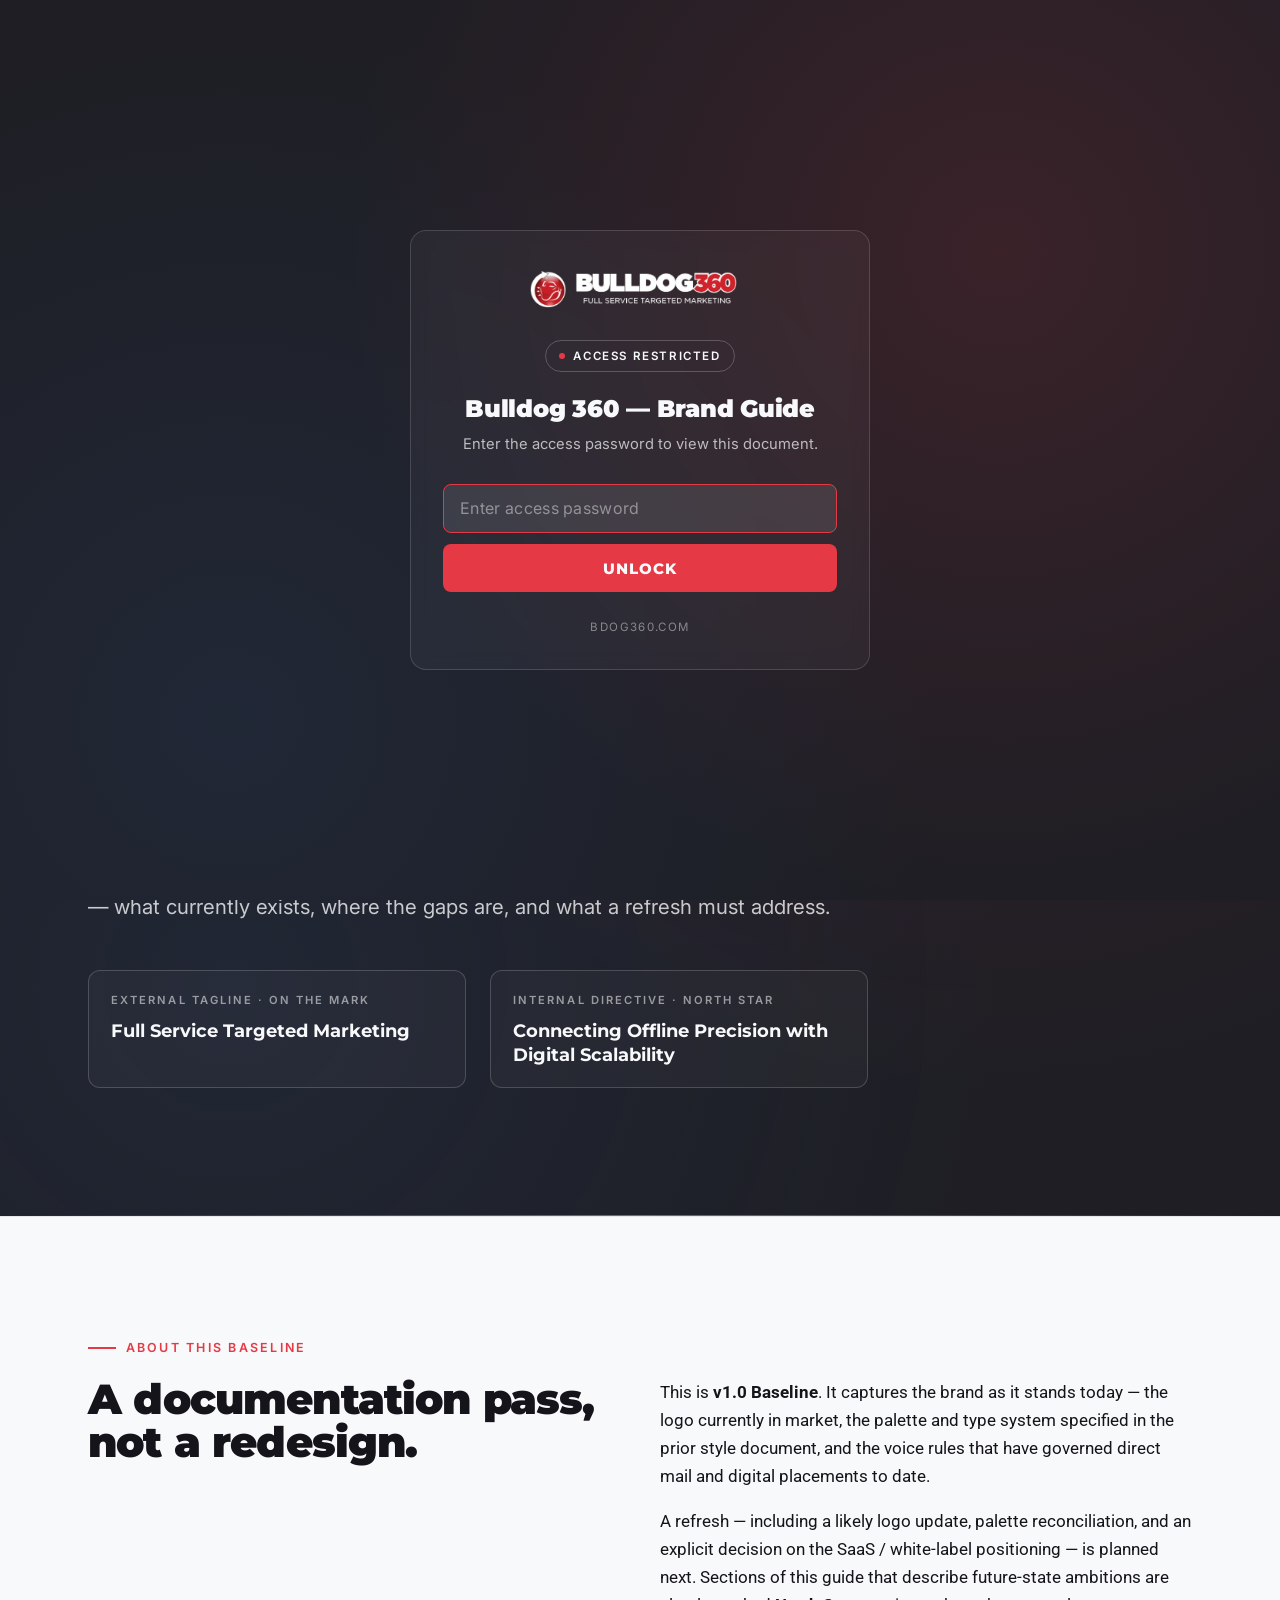
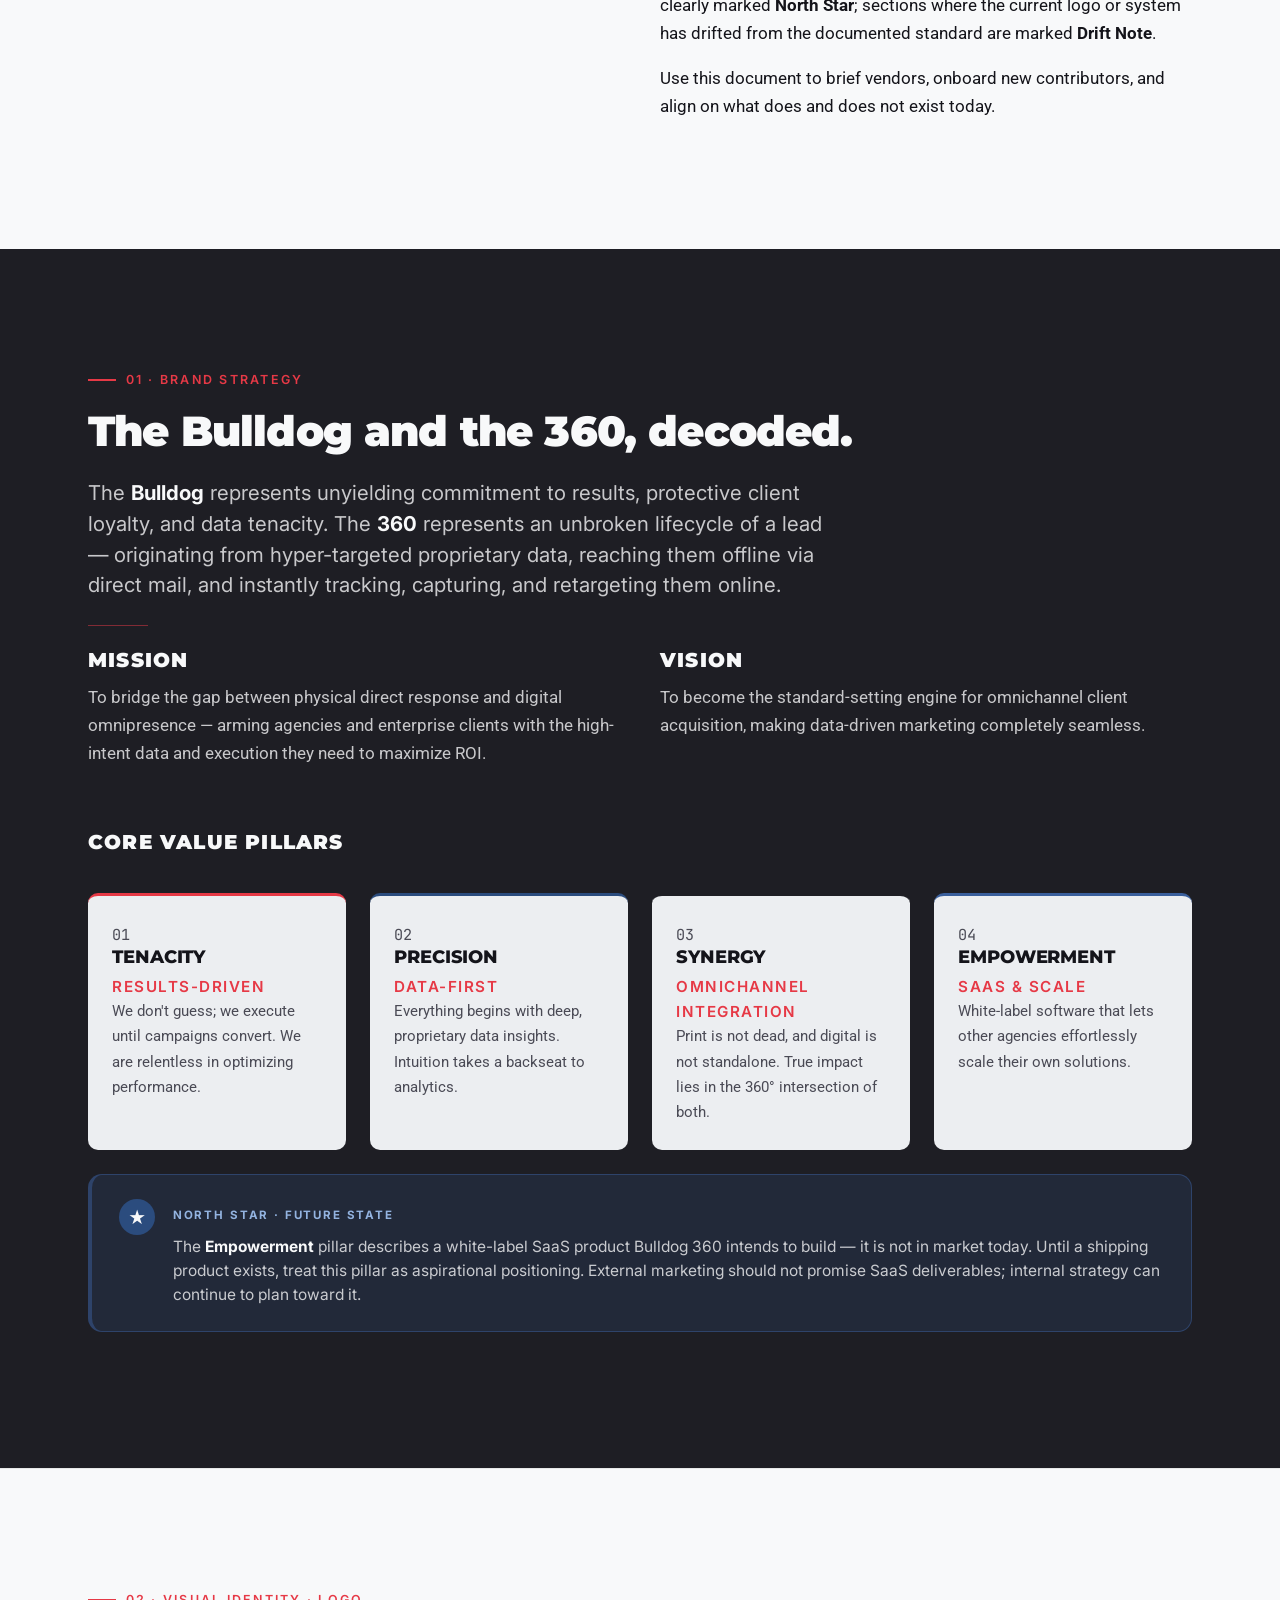
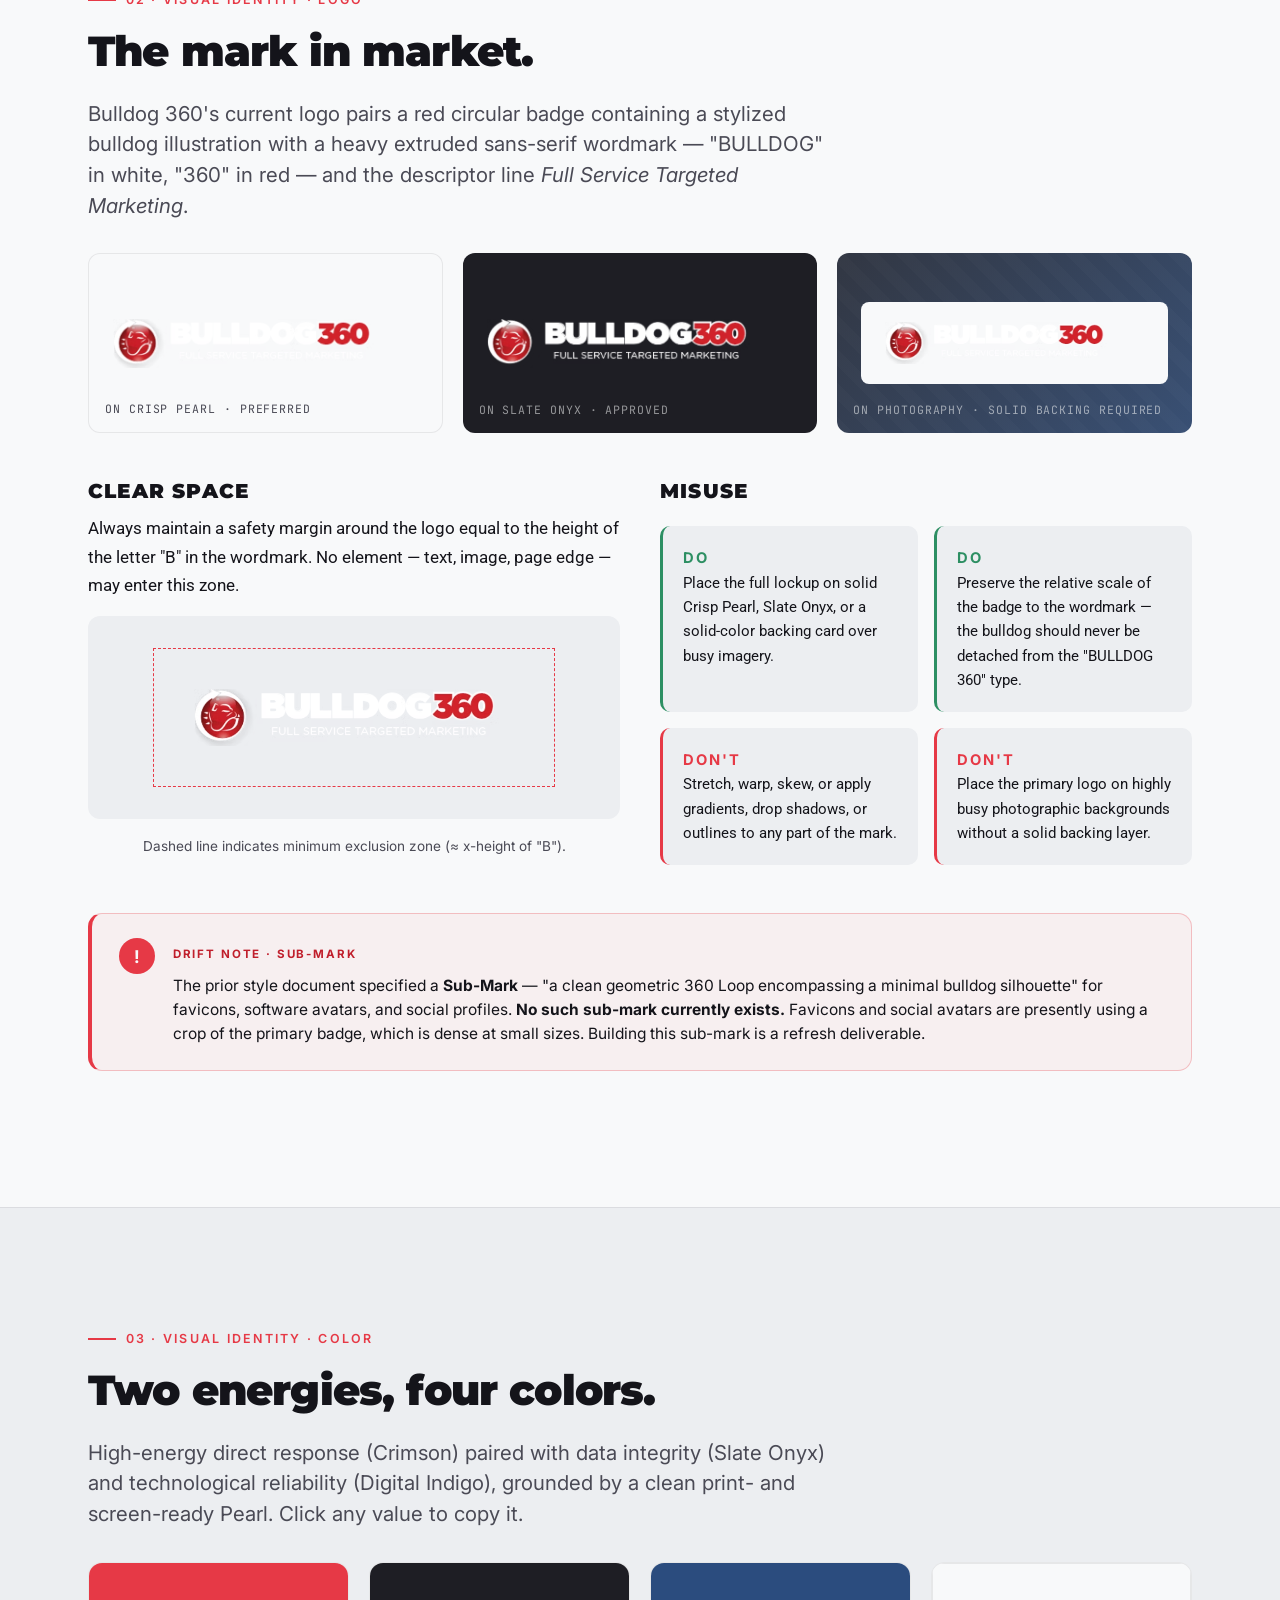
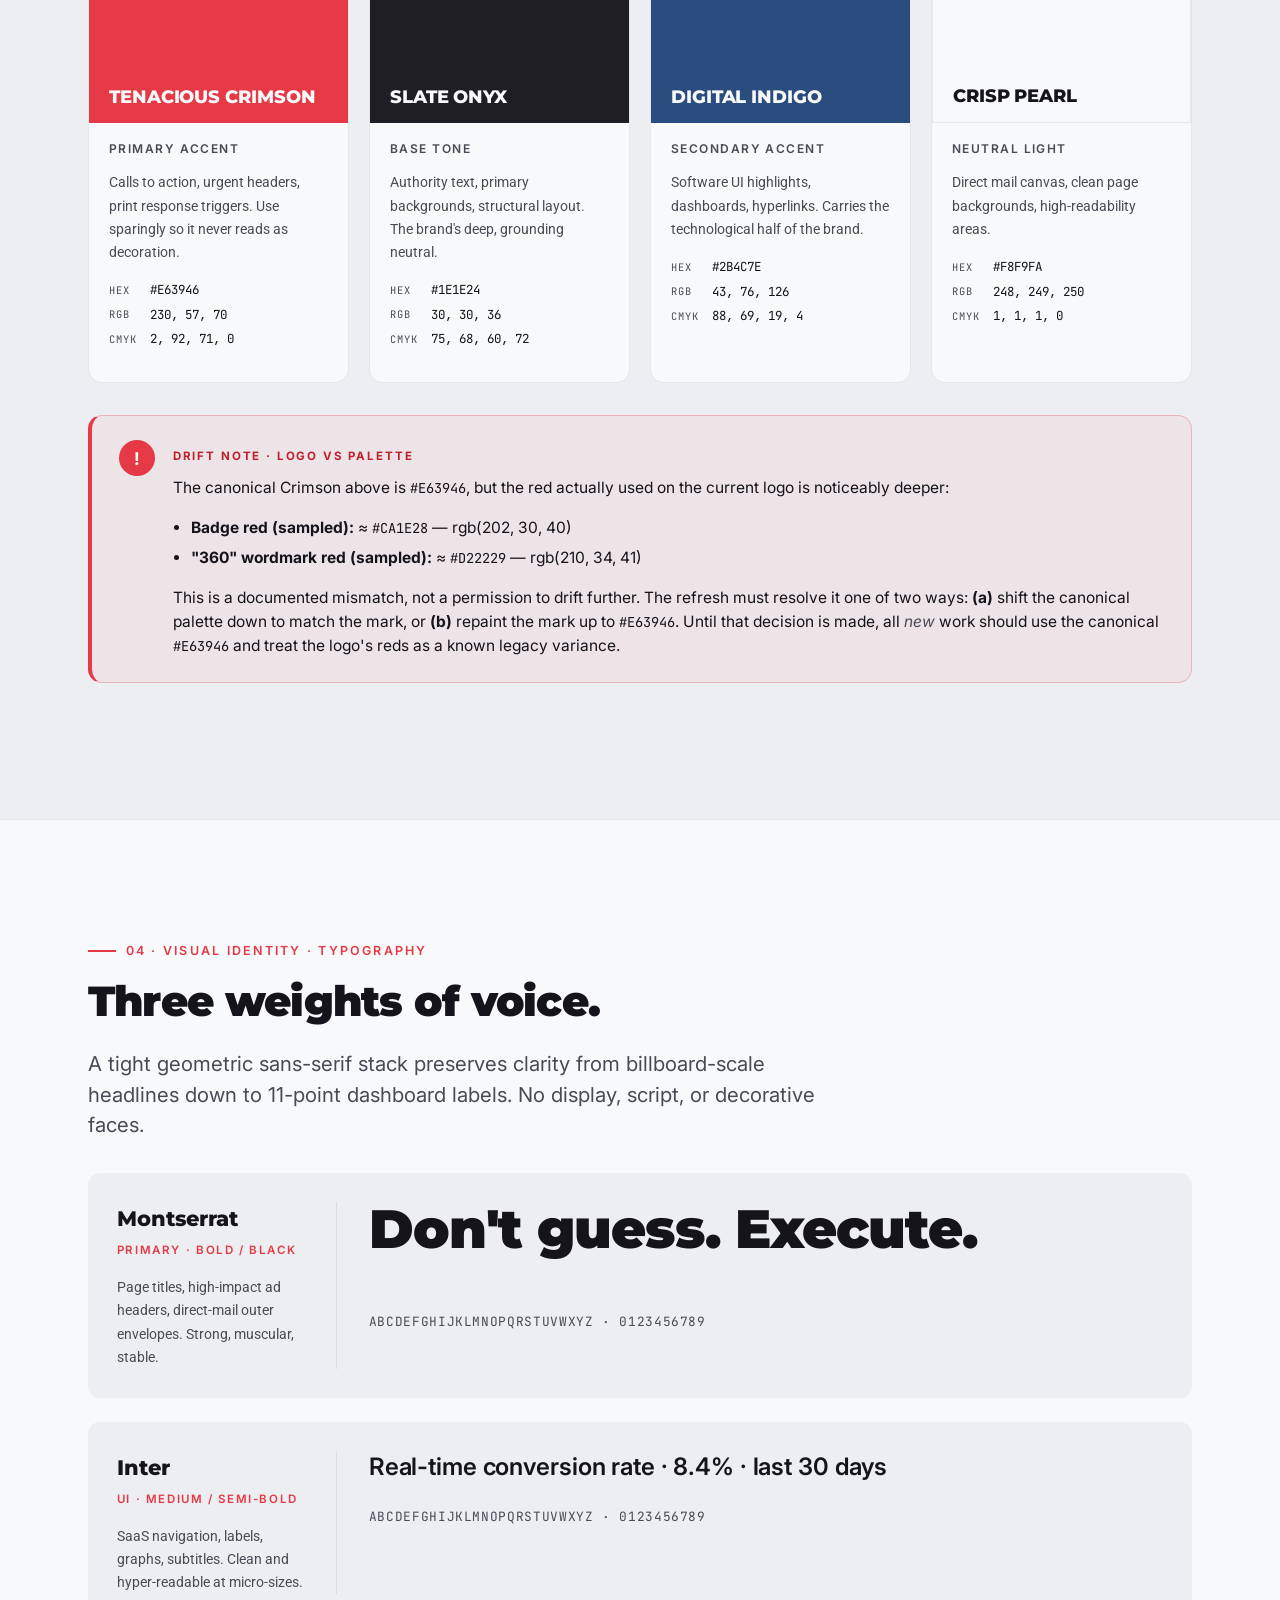
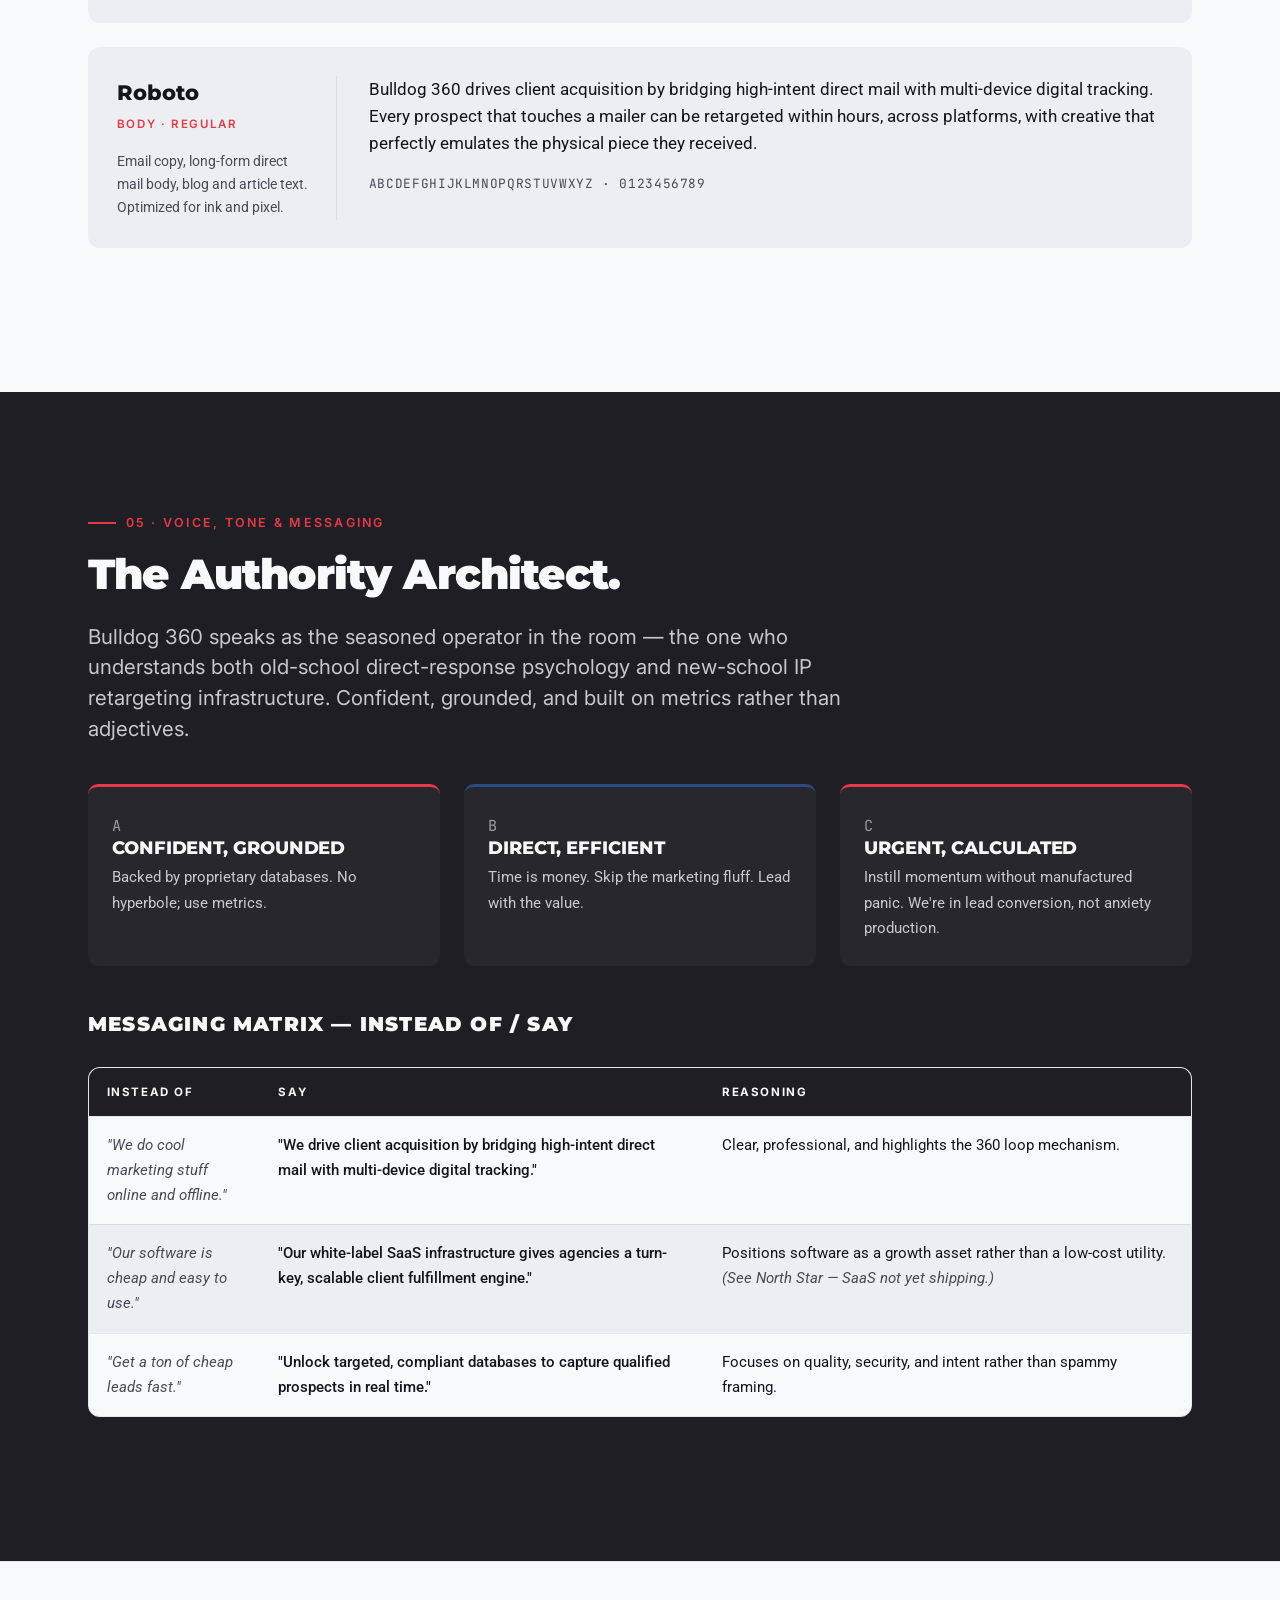
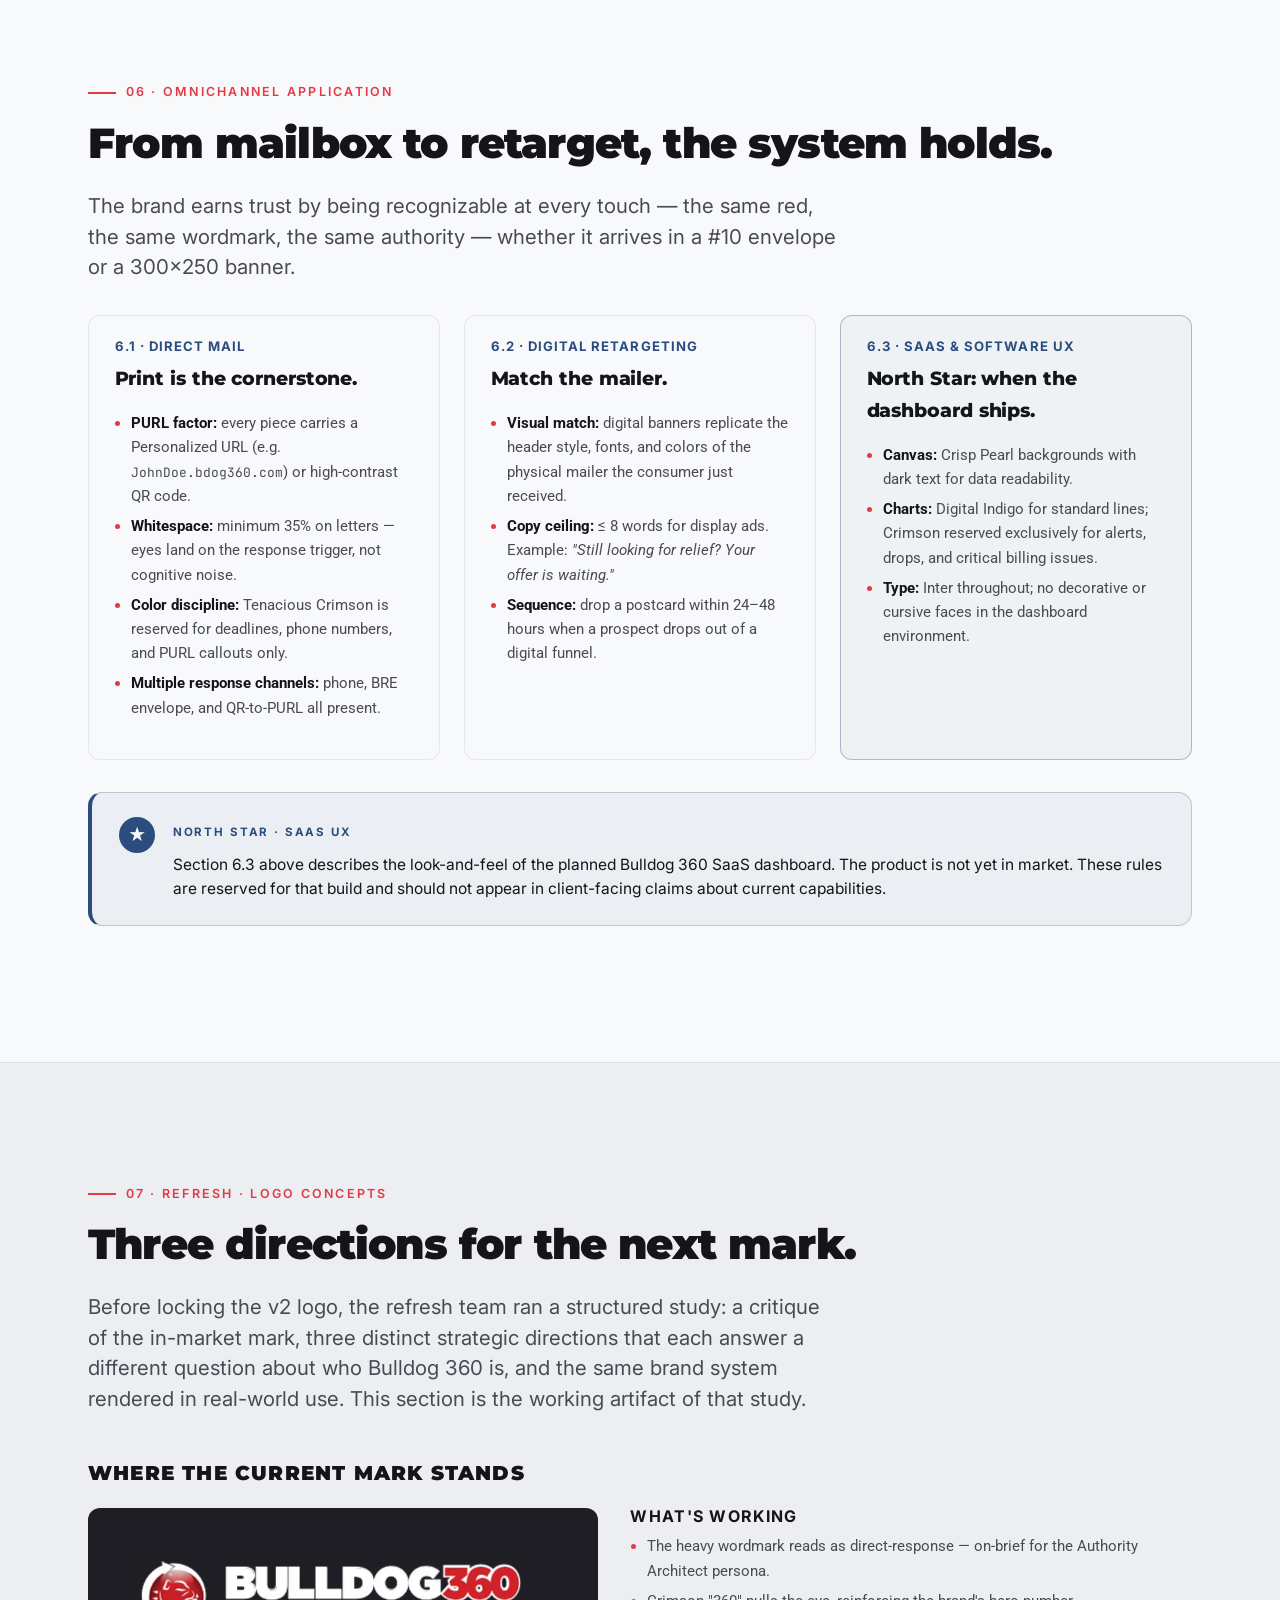
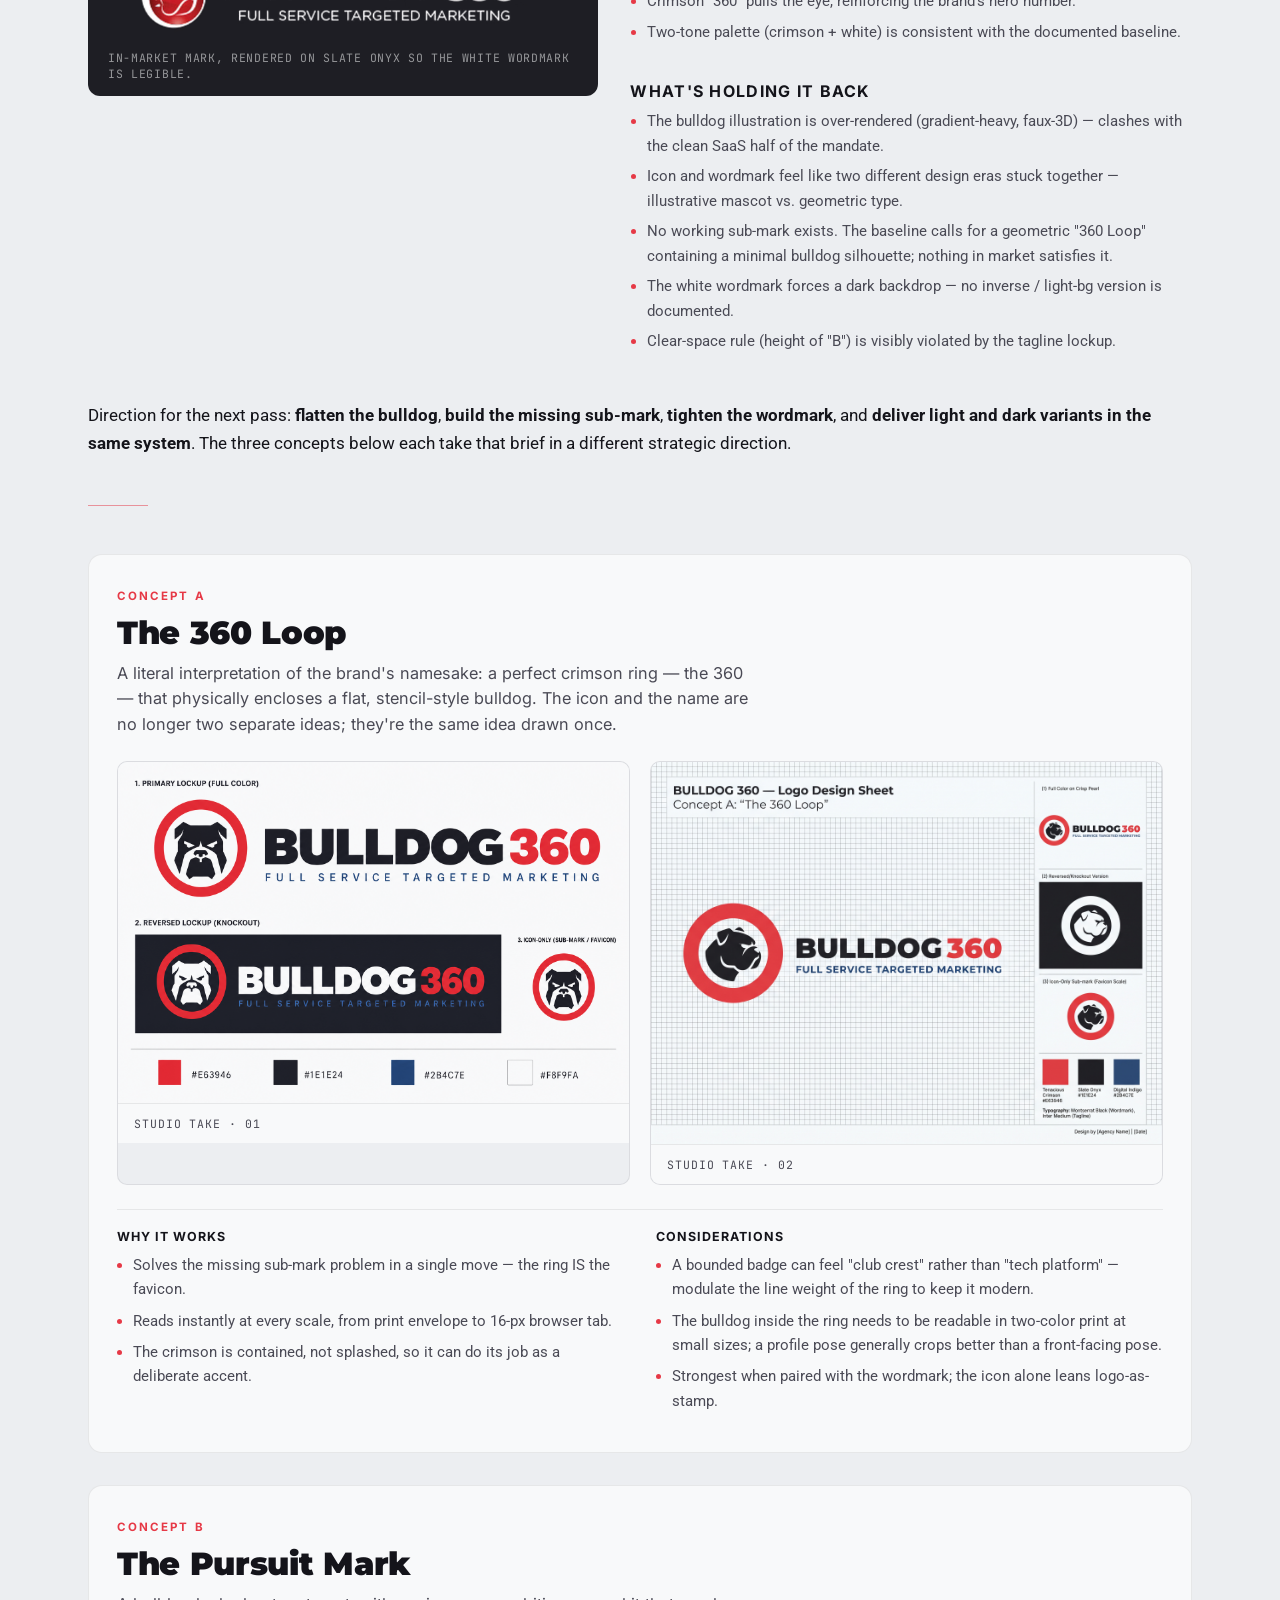
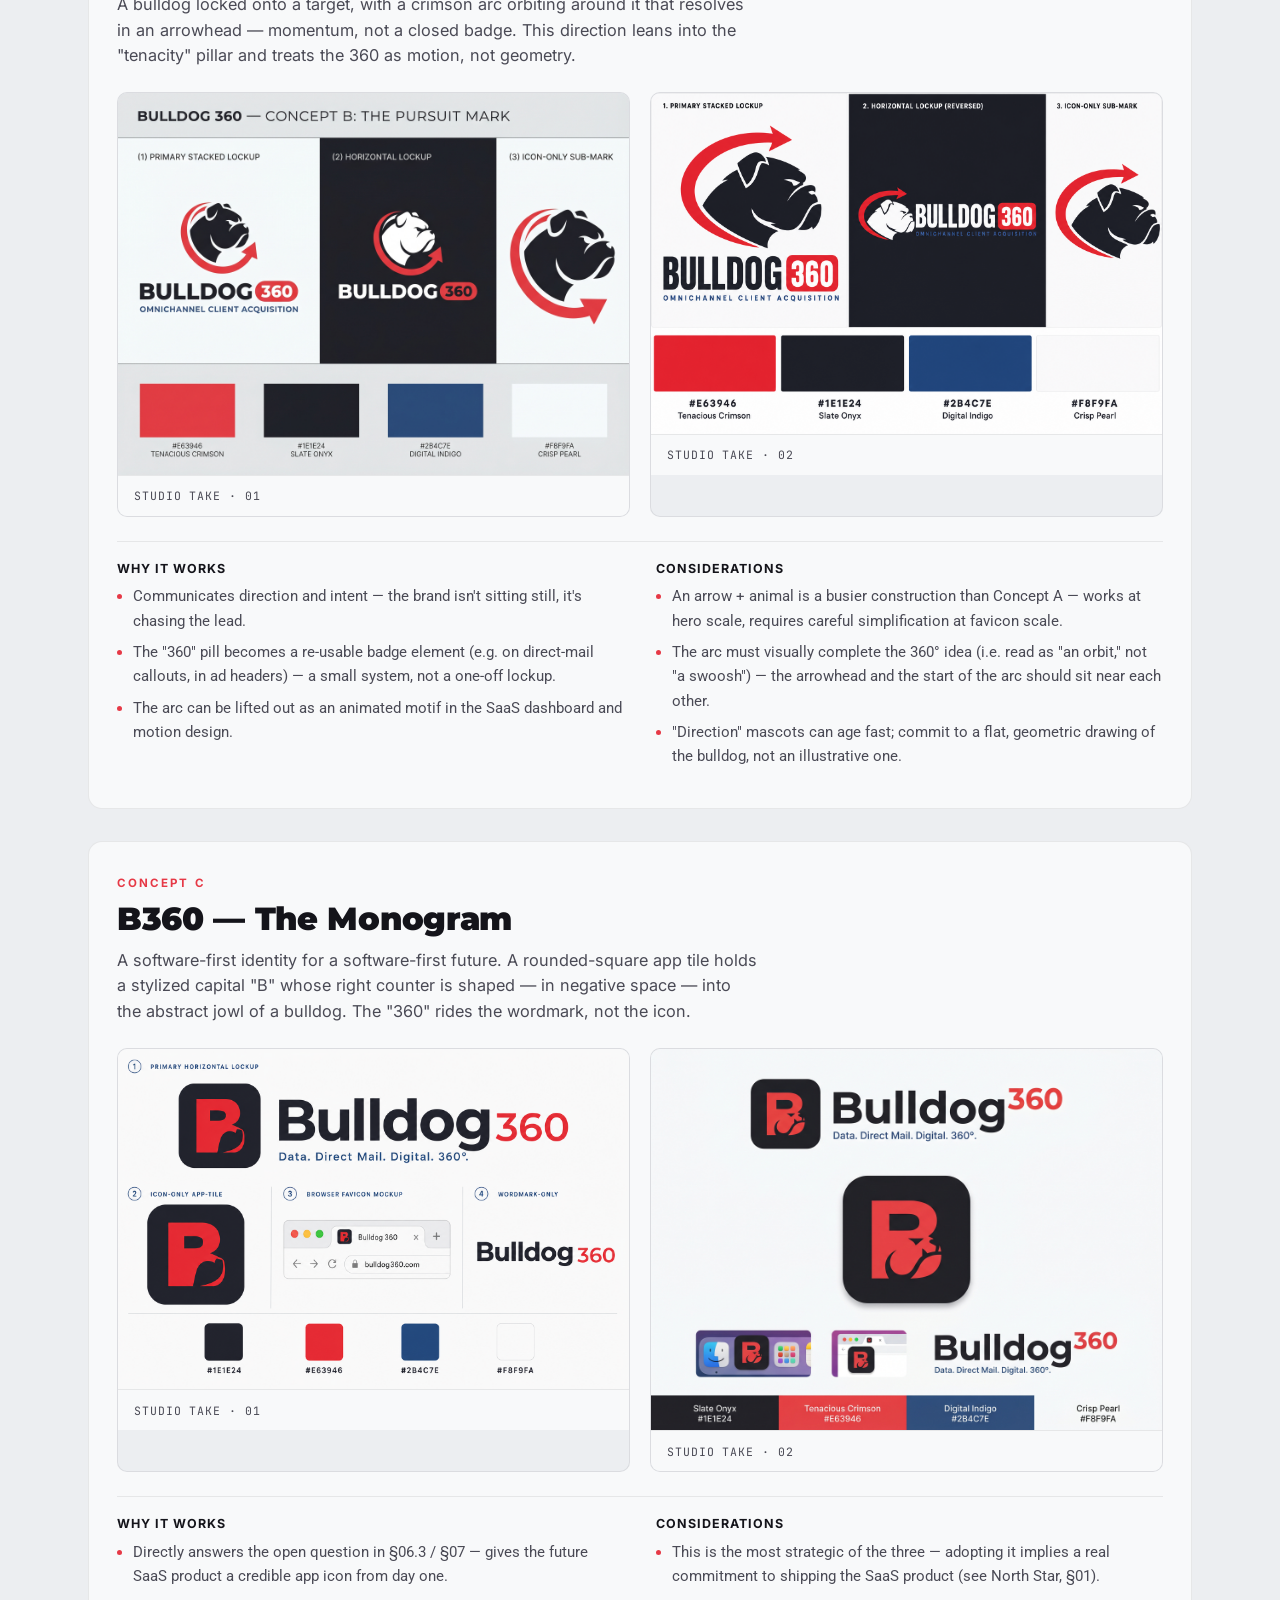
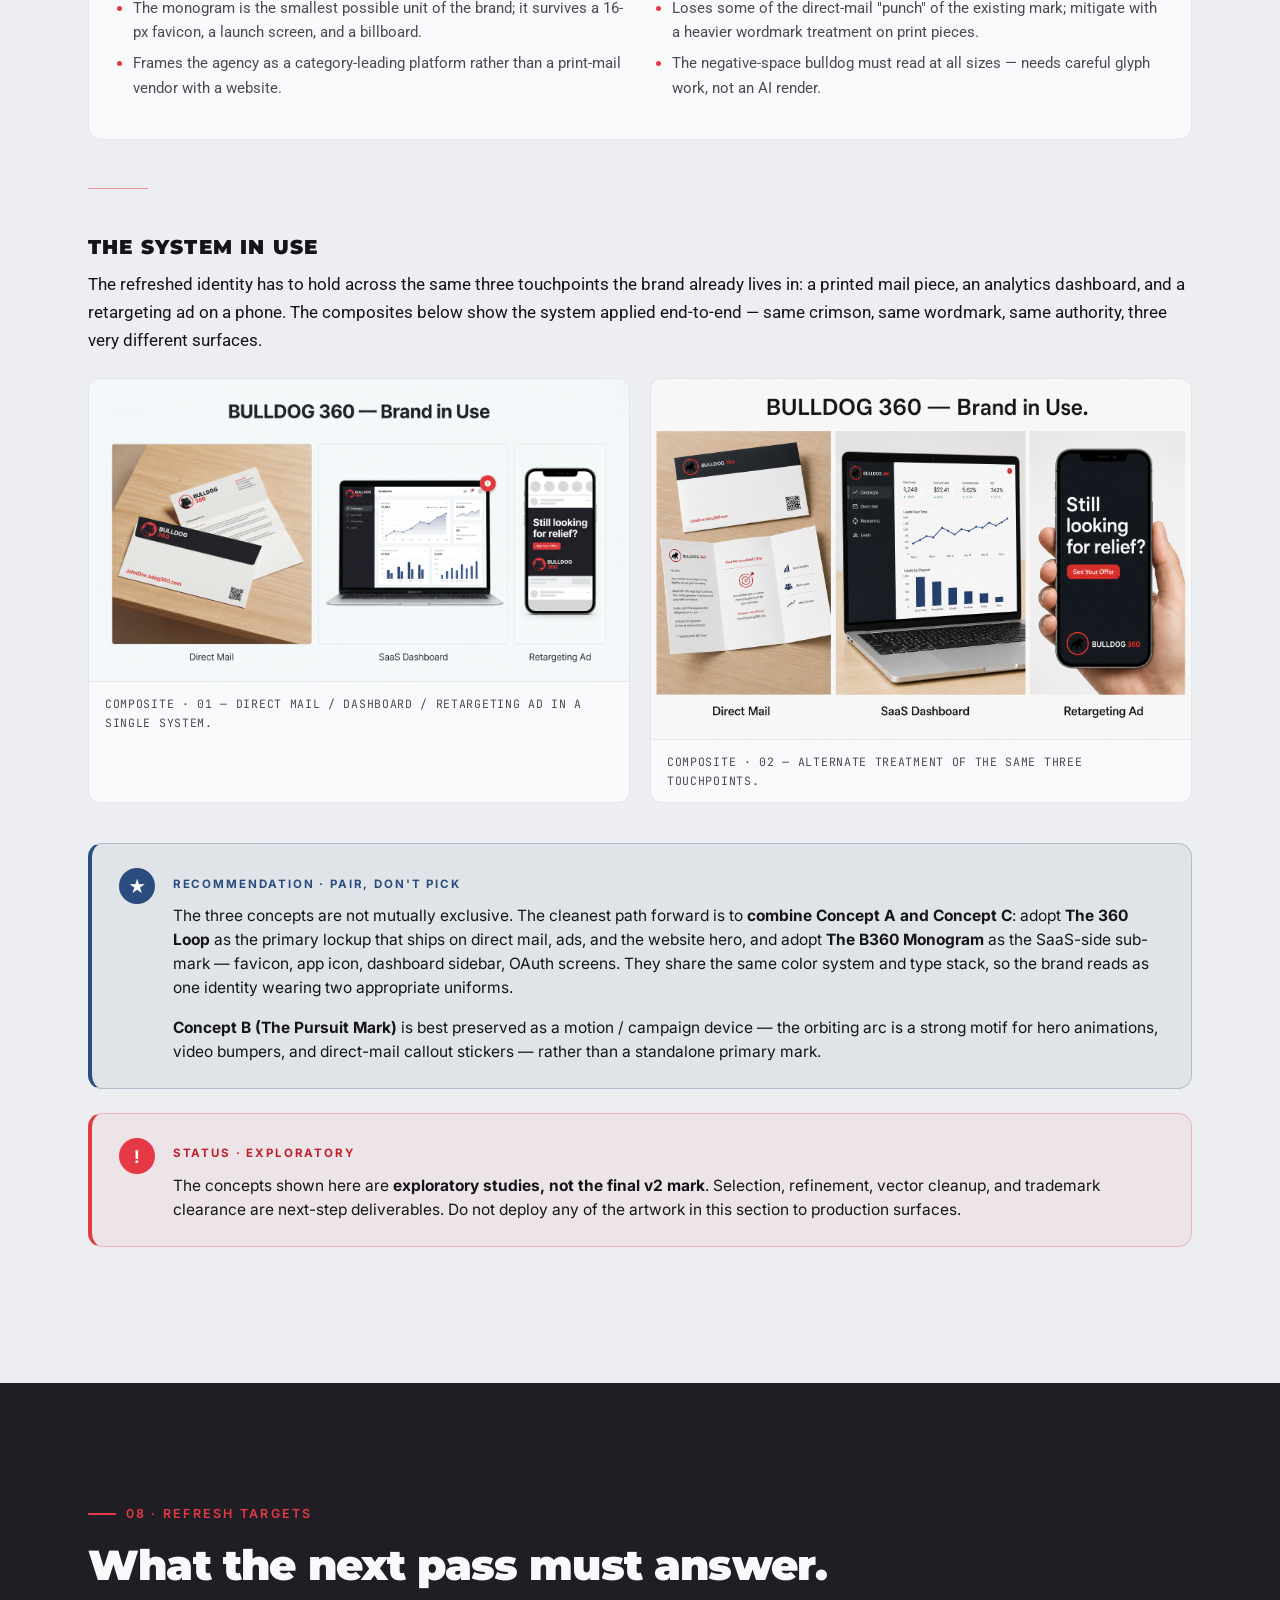
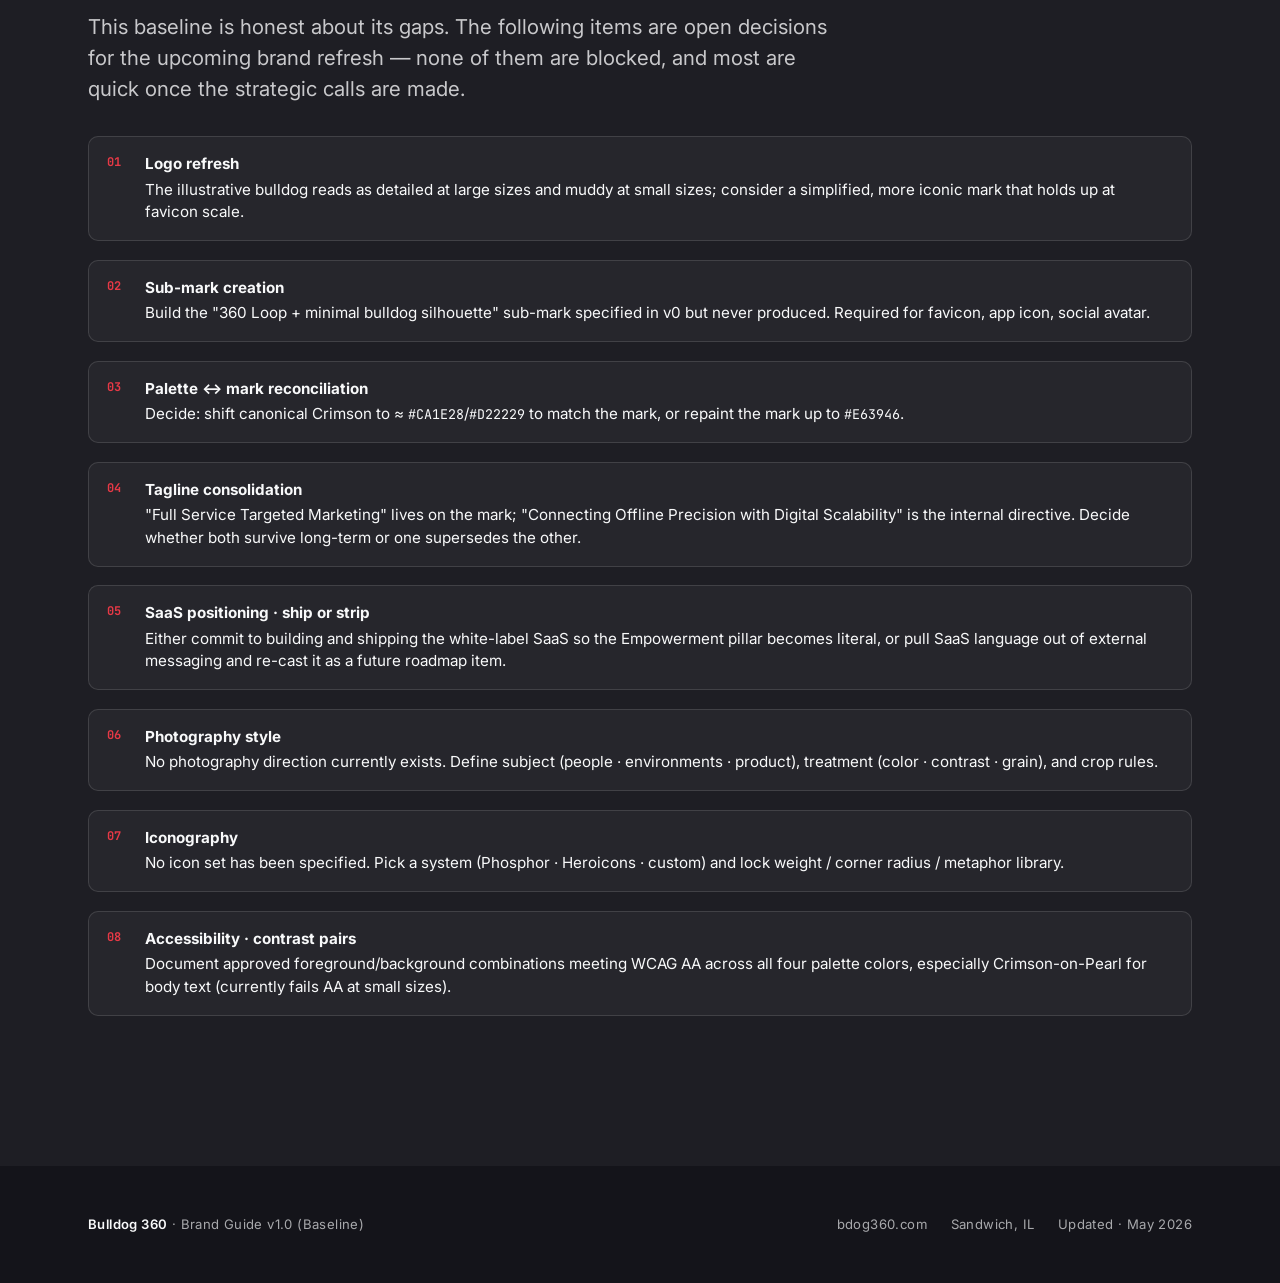
<file: brand-guide.html>
<!doctype html>
<html lang="en" class="bdog-locked">
<head>
  <meta charset="utf-8">
  <meta name="viewport" content="width=device-width, initial-scale=1">
  <link rel="icon" href="favicon.ico" sizes="any">
  <link rel="icon" type="image/png" href="assets/favicon-32.png" sizes="32x32">
  <link rel="icon" type="image/png" href="assets/favicon-192.png" sizes="192x192">
  <link rel="apple-touch-icon" href="assets/apple-touch-icon.png">
  <title>Bulldog 360 — Brand Guide v1.0 (Baseline)</title>
  <meta name="description" content="The baseline brand guide for Bulldog 360 (bdog360.com) — visual identity, voice, and omnichannel application rules.">
  <link rel="preconnect" href="https://fonts.googleapis.com">
  <link rel="preconnect" href="https://fonts.gstatic.com" crossorigin>
  <link rel="stylesheet" href="https://fonts.googleapis.com/css2?family=Inter:wght@400;500;600;700&family=JetBrains+Mono:wght@400;500&family=Montserrat:wght@700;800;900&family=Roboto:wght@400;500;700&display=swap">
  <link rel="stylesheet" href="brand-guide.css">
  <link rel="stylesheet" href="gate.css">
  <link rel="stylesheet" href="admin-menu.css">
  <script defer src="gate.js"></script>
  <script defer src="admin-menu.js"></script>
</head>
<body>

  <!-- Page gate (hidden by gate.css once unlocked) -->
  <div class="bdog-gate" role="dialog" aria-modal="true" aria-labelledby="bdogGateTitle">
    <div class="bdog-gate__card">
      <picture>
        <source srcset="assets/bdog360-logo.avif" type="image/avif">
        <img src="assets/bdog360-logo.png" alt="Bulldog 360" class="bdog-gate__logo">
      </picture>
      <span class="bdog-gate__pill">Access Restricted</span>
      <h1 class="bdog-gate__title" id="bdogGateTitle">Bulldog 360 — Brand Guide</h1>
      <p class="bdog-gate__sub">Enter the access password to view this document.</p>
      <form id="bdogGateForm" class="bdog-gate__form" novalidate>
        <input id="bdogGateInput" class="bdog-gate__input" type="password" placeholder="Enter access password"
               autocomplete="off" autocapitalize="off" autocorrect="off" spellcheck="false" required>
        <button id="bdogGateBtn" type="submit" class="bdog-gate__btn">Unlock</button>
      </form>
      <p id="bdogGateErr" class="bdog-gate__err" hidden>Wrong password — try again.</p>
      <p class="bdog-gate__foot">bdog360.com</p>
    </div>
  </div>

  <nav class="toc" aria-label="Section navigation">
    <div class="wrap toc__inner">
      <div class="toc__brand">BULLDOG<span class="dot">·</span>360</div>
      <a href="#strategy">01 Strategy</a>
      <a href="#identity">02 Identity</a>
      <a href="#color">03 Color</a>
      <a href="#typography">04 Type</a>
      <a href="#voice">05 Voice</a>
      <a href="#application">06 Application</a>
      <a href="#concepts">07 Concepts</a>
      <a href="#refresh">08 Refresh</a>
    </div>
  </nav>

  <!-- ============================================================
       HERO
       ============================================================ -->
  <header class="hero">
    <div class="wrap">
      <div class="hero__pill"><span class="dot"></span>Brand Guide · v1.0 · Baseline · May 2026</div>

      <div class="hero__logo">
        <picture>
          <source srcset="assets/bdog360-logo.avif" type="image/avif">
          <img src="assets/bdog360-logo.png" alt="Bulldog 360 logo: a red badge with a stylized bulldog, followed by the BULLDOG360 wordmark and the line 'Full Service Targeted Marketing'.">
        </picture>
      </div>

      <h1>The data-driven marketing engine behind every campaign that converts.</h1>

      <p class="hero__directive">Connecting Offline Precision with Digital Scalability.</p>

      <p class="lede">Bulldog 360 fuses traditional direct mail with advanced digital retargeting, email, and lead acquisition. This document is the working baseline of the brand — what currently exists, where the gaps are, and what a refresh must address.</p>

      <div class="tagline-grid">
        <div class="tagline-card">
          <p class="tagline-card__label">External tagline · on the mark</p>
          <p class="tagline-card__text">Full Service Targeted Marketing</p>
        </div>
        <div class="tagline-card">
          <p class="tagline-card__label">Internal directive · north star</p>
          <p class="tagline-card__text">Connecting Offline Precision with Digital Scalability</p>
        </div>
      </div>
    </div>
  </header>

  <!-- ============================================================
       ABOUT THIS BASELINE
       ============================================================ -->
  <section class="section">
    <div class="wrap">
      <p class="eyebrow">About this baseline</p>
      <div class="split">
        <div>
          <h2>A documentation pass, not a redesign.</h2>
        </div>
        <div>
          <p>This is <strong>v1.0 Baseline</strong>. It captures the brand as it stands today — the logo currently in market, the palette and type system specified in the prior style document, and the voice rules that have governed direct mail and digital placements to date.</p>
          <p>A refresh — including a likely logo update, palette reconciliation, and an explicit decision on the SaaS / white-label positioning — is planned next. Sections of this guide that describe future-state ambitions are clearly marked <strong>North Star</strong>; sections where the current logo or system has drifted from the documented standard are marked <strong>Drift Note</strong>.</p>
          <p>Use this document to brief vendors, onboard new contributors, and align on what does and does not exist today.</p>
        </div>
      </div>
    </div>
  </section>

  <!-- ============================================================
       01 · STRATEGY
       ============================================================ -->
  <section class="section section--dark" id="strategy">
    <div class="wrap">
      <p class="eyebrow">01 · Brand Strategy</p>
      <h2>The Bulldog and the 360, decoded.</h2>
      <p class="lede">The <strong>Bulldog</strong> represents unyielding commitment to results, protective client loyalty, and data tenacity. The <strong>360</strong> represents an unbroken lifecycle of a lead — originating from hyper-targeted proprietary data, reaching them offline via direct mail, and instantly tracking, capturing, and retargeting them online.</p>

      <hr class="hair">

      <div class="split">
        <div>
          <h3>Mission</h3>
          <p>To bridge the gap between physical direct response and digital omnipresence — arming agencies and enterprise clients with the high-intent data and execution they need to maximize ROI.</p>
        </div>
        <div>
          <h3>Vision</h3>
          <p>To become the standard-setting engine for omnichannel client acquisition, making data-driven marketing completely seamless.</p>
        </div>
      </div>

      <h3 style="margin-top:3rem">Core value pillars</h3>
      <div class="pillars">
        <div class="pillar">
          <p class="pillar__num">01</p>
          <h4 class="pillar__name">Tenacity</h4>
          <p class="pillar__sub">Results-driven</p>
          <p>We don't guess; we execute until campaigns convert. We are relentless in optimizing performance.</p>
        </div>
        <div class="pillar">
          <p class="pillar__num">02</p>
          <h4 class="pillar__name">Precision</h4>
          <p class="pillar__sub">Data-first</p>
          <p>Everything begins with deep, proprietary data insights. Intuition takes a backseat to analytics.</p>
        </div>
        <div class="pillar">
          <p class="pillar__num">03</p>
          <h4 class="pillar__name">Synergy</h4>
          <p class="pillar__sub">Omnichannel integration</p>
          <p>Print is not dead, and digital is not standalone. True impact lies in the 360° intersection of both.</p>
        </div>
        <div class="pillar">
          <p class="pillar__num">04</p>
          <h4 class="pillar__name">Empowerment</h4>
          <p class="pillar__sub">SaaS &amp; scale</p>
          <p>White-label software that lets other agencies effortlessly scale their own solutions.</p>
        </div>
      </div>

      <div class="callout callout--north-star">
        <div class="callout__glyph" aria-hidden="true">★</div>
        <div>
          <p class="callout__label">North Star · Future State</p>
        </div>
        <div class="callout__body">
          <p>The <strong>Empowerment</strong> pillar describes a white-label SaaS product Bulldog 360 intends to build — it is not in market today. Until a shipping product exists, treat this pillar as aspirational positioning. External marketing should not promise SaaS deliverables; internal strategy can continue to plan toward it.</p>
        </div>
      </div>
    </div>
  </section>

  <!-- ============================================================
       02 · LOGO IDENTITY
       ============================================================ -->
  <section class="section" id="identity">
    <div class="wrap">
      <p class="eyebrow">02 · Visual Identity · Logo</p>
      <h2>The mark in market.</h2>
      <p class="lede">Bulldog 360's current logo pairs a red circular badge containing a stylized bulldog illustration with a heavy extruded sans-serif wordmark — "BULLDOG" in white, "360" in red — and the descriptor line <em>Full Service Targeted Marketing</em>.</p>

      <div class="logo-stages" aria-label="Logo on three backgrounds">
        <div class="logo-stage logo-stage--pearl">
          <picture>
            <source srcset="assets/bdog360-logo.avif" type="image/avif">
            <img src="assets/bdog360-logo.png" alt="Logo on Crisp Pearl background">
          </picture>
          <span class="logo-stage__label">On Crisp Pearl · preferred</span>
        </div>
        <div class="logo-stage logo-stage--onyx">
          <picture>
            <source srcset="assets/bdog360-logo.avif" type="image/avif">
            <img src="assets/bdog360-logo.png" alt="Logo on Slate Onyx background">
          </picture>
          <span class="logo-stage__label">On Slate Onyx · approved</span>
        </div>
        <div class="logo-stage logo-stage--photo">
          <div class="backing">
            <picture>
              <source srcset="assets/bdog360-logo.avif" type="image/avif">
              <img src="assets/bdog360-logo.png" alt="Logo on photographic background with solid backing">
            </picture>
          </div>
          <span class="logo-stage__label">On photography · solid backing required</span>
        </div>
      </div>

      <div class="split" style="margin-top:3rem">
        <div>
          <h3>Clear space</h3>
          <p>Always maintain a safety margin around the logo equal to the height of the letter "B" in the wordmark. No element — text, image, page edge — may enter this zone.</p>
          <div class="clear-space">
            <div class="clear-space__inner">
              <picture>
                <source srcset="assets/bdog360-logo.avif" type="image/avif">
                <img src="assets/bdog360-logo.png" alt="Logo with dashed crimson clear-space boundary" style="max-width:320px">
              </picture>
            </div>
          </div>
          <p class="clear-space__caption">Dashed line indicates minimum exclusion zone (≈ x-height of "B").</p>
        </div>
        <div>
          <h3>Misuse</h3>
          <div class="dodont">
            <div class="dodont__card dodont__card--do">
              <p class="dodont__tag">Do</p>
              <p>Place the full lockup on solid Crisp Pearl, Slate Onyx, or a solid-color backing card over busy imagery.</p>
            </div>
            <div class="dodont__card dodont__card--do">
              <p class="dodont__tag">Do</p>
              <p>Preserve the relative scale of the badge to the wordmark — the bulldog should never be detached from the "BULLDOG 360" type.</p>
            </div>
            <div class="dodont__card dodont__card--dont">
              <p class="dodont__tag">Don't</p>
              <p>Stretch, warp, skew, or apply gradients, drop shadows, or outlines to any part of the mark.</p>
            </div>
            <div class="dodont__card dodont__card--dont">
              <p class="dodont__tag">Don't</p>
              <p>Place the primary logo on highly busy photographic backgrounds without a solid backing layer.</p>
            </div>
          </div>
        </div>
      </div>

      <div class="callout callout--drift">
        <div class="callout__glyph" aria-hidden="true">!</div>
        <div>
          <p class="callout__label">Drift Note · Sub-Mark</p>
        </div>
        <div class="callout__body">
          <p>The prior style document specified a <strong>Sub-Mark</strong> — "a clean geometric 360 Loop encompassing a minimal bulldog silhouette" for favicons, software avatars, and social profiles. <strong>No such sub-mark currently exists.</strong> Favicons and social avatars are presently using a crop of the primary badge, which is dense at small sizes. Building this sub-mark is a refresh deliverable.</p>
        </div>
      </div>
    </div>
  </section>

  <!-- ============================================================
       03 · COLOR
       ============================================================ -->
  <section class="section" id="color" style="background:var(--pearl-2)">
    <div class="wrap">
      <p class="eyebrow">03 · Visual Identity · Color</p>
      <h2>Two energies, four colors.</h2>
      <p class="lede">High-energy direct response (Crimson) paired with data integrity (Slate Onyx) and technological reliability (Digital Indigo), grounded by a clean print- and screen-ready Pearl. Click any value to copy it.</p>

      <div class="swatches">

        <article class="swatch">
          <div class="swatch__chip" style="background:#e63946">
            <h3 class="swatch__name">Tenacious Crimson</h3>
          </div>
          <div class="swatch__body">
            <p class="swatch__role">Primary Accent</p>
            <p class="swatch__usage">Calls to action, urgent headers, print response triggers. Use sparingly so it never reads as decoration.</p>
            <dl class="swatch__values">
              <dt>HEX</dt><dd>#E63946</dd>
              <dt>RGB</dt><dd>230, 57, 70</dd>
              <dt>CMYK</dt><dd>2, 92, 71, 0</dd>
            </dl>
          </div>
        </article>

        <article class="swatch">
          <div class="swatch__chip" style="background:#1e1e24">
            <h3 class="swatch__name">Slate Onyx</h3>
          </div>
          <div class="swatch__body">
            <p class="swatch__role">Base Tone</p>
            <p class="swatch__usage">Authority text, primary backgrounds, structural layout. The brand's deep, grounding neutral.</p>
            <dl class="swatch__values">
              <dt>HEX</dt><dd>#1E1E24</dd>
              <dt>RGB</dt><dd>30, 30, 36</dd>
              <dt>CMYK</dt><dd>75, 68, 60, 72</dd>
            </dl>
          </div>
        </article>

        <article class="swatch">
          <div class="swatch__chip" style="background:#2b4c7e">
            <h3 class="swatch__name">Digital Indigo</h3>
          </div>
          <div class="swatch__body">
            <p class="swatch__role">Secondary Accent</p>
            <p class="swatch__usage">Software UI highlights, dashboards, hyperlinks. Carries the technological half of the brand.</p>
            <dl class="swatch__values">
              <dt>HEX</dt><dd>#2B4C7E</dd>
              <dt>RGB</dt><dd>43, 76, 126</dd>
              <dt>CMYK</dt><dd>88, 69, 19, 4</dd>
            </dl>
          </div>
        </article>

        <article class="swatch">
          <div class="swatch__chip swatch__chip--light" style="background:#f8f9fa;border:1px solid var(--hair)">
            <h3 class="swatch__name">Crisp Pearl</h3>
          </div>
          <div class="swatch__body">
            <p class="swatch__role">Neutral Light</p>
            <p class="swatch__usage">Direct mail canvas, clean page backgrounds, high-readability areas.</p>
            <dl class="swatch__values">
              <dt>HEX</dt><dd>#F8F9FA</dd>
              <dt>RGB</dt><dd>248, 249, 250</dd>
              <dt>CMYK</dt><dd>1, 1, 1, 0</dd>
            </dl>
          </div>
        </article>

      </div>

      <div class="callout callout--drift">
        <div class="callout__glyph" aria-hidden="true">!</div>
        <div>
          <p class="callout__label">Drift Note · Logo vs Palette</p>
        </div>
        <div class="callout__body">
          <p>The canonical Crimson above is <code>#E63946</code>, but the red actually used on the current logo is noticeably deeper:</p>
          <ul>
            <li><strong>Badge red (sampled):</strong> ≈ <code>#CA1E28</code> — rgb(202, 30, 40)</li>
            <li><strong>"360" wordmark red (sampled):</strong> ≈ <code>#D22229</code> — rgb(210, 34, 41)</li>
          </ul>
          <p>This is a documented mismatch, not a permission to drift further. The refresh must resolve it one of two ways: <strong>(a)</strong> shift the canonical palette down to match the mark, or <strong>(b)</strong> repaint the mark up to <code>#E63946</code>. Until that decision is made, all <em>new</em> work should use the canonical <code>#E63946</code> and treat the logo's reds as a known legacy variance.</p>
        </div>
      </div>
    </div>
  </section>

  <!-- ============================================================
       04 · TYPOGRAPHY
       ============================================================ -->
  <section class="section" id="typography">
    <div class="wrap">
      <p class="eyebrow">04 · Visual Identity · Typography</p>
      <h2>Three weights of voice.</h2>
      <p class="lede">A tight geometric sans-serif stack preserves clarity from billboard-scale headlines down to 11-point dashboard labels. No display, script, or decorative faces.</p>

      <div class="type-specs">

        <div class="type-spec">
          <div class="type-spec__meta">
            <p class="type-spec__name">Montserrat</p>
            <p class="type-spec__role">Primary · Bold / Black</p>
            <p class="type-spec__notes">Page titles, high-impact ad headers, direct-mail outer envelopes. Strong, muscular, stable.</p>
          </div>
          <div>
            <p class="specimen-display">Don't guess. Execute.</p>
            <p class="specimen-alpha">ABCDEFGHIJKLMNOPQRSTUVWXYZ · 0123456789</p>
          </div>
        </div>

        <div class="type-spec">
          <div class="type-spec__meta">
            <p class="type-spec__name">Inter</p>
            <p class="type-spec__role">UI · Medium / Semi-Bold</p>
            <p class="type-spec__notes">SaaS navigation, labels, graphs, subtitles. Clean and hyper-readable at micro-sizes.</p>
          </div>
          <div>
            <p class="specimen-ui">Real-time conversion rate · 8.4% · last 30 days</p>
            <p class="specimen-alpha">ABCDEFGHIJKLMNOPQRSTUVWXYZ · 0123456789</p>
          </div>
        </div>

        <div class="type-spec">
          <div class="type-spec__meta">
            <p class="type-spec__name">Roboto</p>
            <p class="type-spec__role">Body · Regular</p>
            <p class="type-spec__notes">Email copy, long-form direct mail body, blog and article text. Optimized for ink and pixel.</p>
          </div>
          <div>
            <p class="specimen-body">Bulldog 360 drives client acquisition by bridging high-intent direct mail with multi-device digital tracking. Every prospect that touches a mailer can be retargeted within hours, across platforms, with creative that perfectly emulates the physical piece they received.</p>
            <p class="specimen-alpha">ABCDEFGHIJKLMNOPQRSTUVWXYZ · 0123456789</p>
          </div>
        </div>

      </div>
    </div>
  </section>

  <!-- ============================================================
       05 · VOICE
       ============================================================ -->
  <section class="section section--dark" id="voice">
    <div class="wrap">
      <p class="eyebrow">05 · Voice, Tone &amp; Messaging</p>
      <h2>The Authority Architect.</h2>
      <p class="lede">Bulldog 360 speaks as the seasoned operator in the room — the one who understands both old-school direct-response psychology and new-school IP retargeting infrastructure. Confident, grounded, and built on metrics rather than adjectives.</p>

      <div class="pillars" style="margin-top:2.5rem">
        <div class="pillar" style="background:rgba(248,249,250,0.04);border-top-color:var(--crimson);color:var(--pearl)">
          <p class="pillar__num" style="color:rgba(248,249,250,0.55)">A</p>
          <h4 class="pillar__name" style="color:var(--pearl)">Confident, Grounded</h4>
          <p style="color:rgba(248,249,250,0.78)">Backed by proprietary databases. No hyperbole; use metrics.</p>
        </div>
        <div class="pillar" style="background:rgba(248,249,250,0.04);border-top-color:var(--indigo);color:var(--pearl)">
          <p class="pillar__num" style="color:rgba(248,249,250,0.55)">B</p>
          <h4 class="pillar__name" style="color:var(--pearl)">Direct, Efficient</h4>
          <p style="color:rgba(248,249,250,0.78)">Time is money. Skip the marketing fluff. Lead with the value.</p>
        </div>
        <div class="pillar" style="background:rgba(248,249,250,0.04);border-top-color:var(--crimson);color:var(--pearl)">
          <p class="pillar__num" style="color:rgba(248,249,250,0.55)">C</p>
          <h4 class="pillar__name" style="color:var(--pearl)">Urgent, Calculated</h4>
          <p style="color:rgba(248,249,250,0.78)">Instill momentum without manufactured panic. We're in lead conversion, not anxiety production.</p>
        </div>
      </div>

      <h3 style="margin-top:3rem">Messaging matrix — instead of / say</h3>
      <table class="matrix">
        <thead>
          <tr>
            <th>Instead of</th>
            <th>Say</th>
            <th>Reasoning</th>
          </tr>
        </thead>
        <tbody>
          <tr>
            <td>"We do cool marketing stuff online and offline."</td>
            <td>"We drive client acquisition by bridging high-intent direct mail with multi-device digital tracking."</td>
            <td>Clear, professional, and highlights the 360 loop mechanism.</td>
          </tr>
          <tr>
            <td>"Our software is cheap and easy to use."</td>
            <td>"Our white-label SaaS infrastructure gives agencies a turn-key, scalable client fulfillment engine."</td>
            <td>Positions software as a growth asset rather than a low-cost utility. <em>(See North Star — SaaS not yet shipping.)</em></td>
          </tr>
          <tr>
            <td>"Get a ton of cheap leads fast."</td>
            <td>"Unlock targeted, compliant databases to capture qualified prospects in real time."</td>
            <td>Focuses on quality, security, and intent rather than spammy framing.</td>
          </tr>
        </tbody>
      </table>
    </div>
  </section>

  <!-- ============================================================
       06 · APPLICATION
       ============================================================ -->
  <section class="section" id="application">
    <div class="wrap">
      <p class="eyebrow">06 · Omnichannel Application</p>
      <h2>From mailbox to retarget, the system holds.</h2>
      <p class="lede">The brand earns trust by being recognizable at every touch — the same red, the same wordmark, the same authority — whether it arrives in a #10 envelope or a 300×250 banner.</p>

      <div class="app-grid">

        <div class="app-card">
          <h4>6.1 · Direct Mail</h4>
          <p class="app-card__title">Print is the cornerstone.</p>
          <ul>
            <li><strong>PURL factor:</strong> every piece carries a Personalized URL (e.g. <code>JohnDoe.bdog360.com</code>) or high-contrast QR code.</li>
            <li><strong>Whitespace:</strong> minimum 35% on letters — eyes land on the response trigger, not cognitive noise.</li>
            <li><strong>Color discipline:</strong> Tenacious Crimson is reserved for deadlines, phone numbers, and PURL callouts only.</li>
            <li><strong>Multiple response channels:</strong> phone, BRE envelope, and QR-to-PURL all present.</li>
          </ul>
        </div>

        <div class="app-card">
          <h4>6.2 · Digital Retargeting</h4>
          <p class="app-card__title">Match the mailer.</p>
          <ul>
            <li><strong>Visual match:</strong> digital banners replicate the header style, fonts, and colors of the physical mailer the consumer just received.</li>
            <li><strong>Copy ceiling:</strong> ≤ 8 words for display ads. Example: <em>"Still looking for relief? Your offer is waiting."</em></li>
            <li><strong>Sequence:</strong> drop a postcard within 24–48 hours when a prospect drops out of a digital funnel.</li>
          </ul>
        </div>

        <div class="app-card" style="border:1px solid rgba(43,76,126,0.35);background:rgba(43,76,126,0.04)">
          <h4>6.3 · SaaS &amp; Software UX</h4>
          <p class="app-card__title">North Star: when the dashboard ships.</p>
          <ul>
            <li><strong>Canvas:</strong> Crisp Pearl backgrounds with dark text for data readability.</li>
            <li><strong>Charts:</strong> Digital Indigo for standard lines; Crimson reserved exclusively for alerts, drops, and critical billing issues.</li>
            <li><strong>Type:</strong> Inter throughout; no decorative or cursive faces in the dashboard environment.</li>
          </ul>
        </div>

      </div>

      <div class="callout callout--north-star" style="margin-top:1.5rem">
        <div class="callout__glyph" aria-hidden="true">★</div>
        <div>
          <p class="callout__label">North Star · SaaS UX</p>
        </div>
        <div class="callout__body">
          <p>Section 6.3 above describes the look-and-feel of the planned Bulldog 360 SaaS dashboard. The product is not yet in market. These rules are reserved for that build and should not appear in client-facing claims about current capabilities.</p>
        </div>
      </div>
    </div>
  </section>

  <!-- ============================================================
       07 · LOGO CONCEPTS (refresh exploration)
       ============================================================ -->
  <section class="section" id="concepts" style="background:var(--pearl-2)">
    <div class="wrap">
      <p class="eyebrow">07 · Refresh · Logo Concepts</p>
      <h2>Three directions for the next mark.</h2>
      <p class="lede">Before locking the v2 logo, the refresh team ran a structured study: a critique of the in-market mark, three distinct strategic directions that each answer a different question about who Bulldog 360 is, and the same brand system rendered in real-world use. This section is the working artifact of that study.</p>

      <!-- ============== Logo study ============== -->
      <h3 style="margin-top:3rem">Where the current mark stands</h3>
      <div class="study">
        <div class="study__image">
          <img src="assets/logo-study/existing-logo-onyx.png" alt="Existing Bulldog 360 logo shown on Slate Onyx for legibility.">
          <span class="study__caption">In-market mark, rendered on Slate Onyx so the white wordmark is legible.</span>
        </div>
        <div class="study__notes">
          <div class="study__col">
            <h4>What's working</h4>
            <ul>
              <li>The heavy wordmark reads as direct-response — on-brief for the Authority Architect persona.</li>
              <li>Crimson "360" pulls the eye, reinforcing the brand's hero number.</li>
              <li>Two-tone palette (crimson + white) is consistent with the documented baseline.</li>
            </ul>
          </div>
          <div class="study__col">
            <h4>What's holding it back</h4>
            <ul>
              <li>The bulldog illustration is over-rendered (gradient-heavy, faux-3D) — clashes with the clean SaaS half of the mandate.</li>
              <li>Icon and wordmark feel like two different design eras stuck together — illustrative mascot vs. geometric type.</li>
              <li>No working sub-mark exists. The baseline calls for a geometric "360 Loop" containing a minimal bulldog silhouette; nothing in market satisfies it.</li>
              <li>The white wordmark forces a dark backdrop — no inverse / light-bg version is documented.</li>
              <li>Clear-space rule (height of "B") is visibly violated by the tagline lockup.</li>
            </ul>
          </div>
        </div>
      </div>

      <p style="margin-top:2rem">Direction for the next pass: <strong>flatten the bulldog</strong>, <strong>build the missing sub-mark</strong>, <strong>tighten the wordmark</strong>, and <strong>deliver light and dark variants in the same system</strong>. The three concepts below each take that brief in a different strategic direction.</p>

      <hr class="hair" style="margin: 3rem 0;">

      <!-- ============== Concept A ============== -->
      <div class="concept">
        <div class="concept__header">
          <p class="concept__label">Concept A</p>
          <h3 class="concept__name">The 360 Loop</h3>
          <p class="concept__lede">A literal interpretation of the brand's namesake: a perfect crimson ring — the 360 — that physically encloses a flat, stencil-style bulldog. The icon and the name are no longer two separate ideas; they're the same idea drawn once.</p>
        </div>
        <div class="concept__grid">
          <figure class="concept__figure">
            <img src="assets/logo-study/openai-concept-a-loop.png" alt="Concept A, Studio Take 01 — geometric crimson ring with forward-facing bulldog silhouette.">
            <figcaption>Studio Take · 01</figcaption>
          </figure>
          <figure class="concept__figure">
            <img src="assets/logo-study/gemini-concept-a-loop.png" alt="Concept A, Studio Take 02 — crimson ring with profile bulldog silhouette and full lockup system.">
            <figcaption>Studio Take · 02</figcaption>
          </figure>
        </div>
        <div class="concept__reasoning">
          <div>
            <h4>Why it works</h4>
            <ul>
              <li>Solves the missing sub-mark problem in a single move — the ring IS the favicon.</li>
              <li>Reads instantly at every scale, from print envelope to 16-px browser tab.</li>
              <li>The crimson is contained, not splashed, so it can do its job as a deliberate accent.</li>
            </ul>
          </div>
          <div>
            <h4>Considerations</h4>
            <ul>
              <li>A bounded badge can feel "club crest" rather than "tech platform" — modulate the line weight of the ring to keep it modern.</li>
              <li>The bulldog inside the ring needs to be readable in two-color print at small sizes; a profile pose generally crops better than a front-facing pose.</li>
              <li>Strongest when paired with the wordmark; the icon alone leans logo-as-stamp.</li>
            </ul>
          </div>
        </div>
      </div>

      <!-- ============== Concept B ============== -->
      <div class="concept">
        <div class="concept__header">
          <p class="concept__label">Concept B</p>
          <h3 class="concept__name">The Pursuit Mark</h3>
          <p class="concept__lede">A bulldog locked onto a target, with a crimson arc orbiting around it that resolves in an arrowhead — momentum, not a closed badge. This direction leans into the "tenacity" pillar and treats the 360 as motion, not geometry.</p>
        </div>
        <div class="concept__grid">
          <figure class="concept__figure">
            <img src="assets/logo-study/gemini-concept-b-pursuit.png" alt="Concept B, Studio Take 01 — bulldog in profile with a crimson arc-arrow sweeping over its head.">
            <figcaption>Studio Take · 01</figcaption>
          </figure>
          <figure class="concept__figure">
            <img src="assets/logo-study/openai-concept-b-pursuit.png" alt="Concept B, Studio Take 02 — alternate execution of bulldog plus crimson pursuit arc.">
            <figcaption>Studio Take · 02</figcaption>
          </figure>
        </div>
        <div class="concept__reasoning">
          <div>
            <h4>Why it works</h4>
            <ul>
              <li>Communicates direction and intent — the brand isn't sitting still, it's chasing the lead.</li>
              <li>The "360" pill becomes a re-usable badge element (e.g. on direct-mail callouts, in ad headers) — a small system, not a one-off lockup.</li>
              <li>The arc can be lifted out as an animated motif in the SaaS dashboard and motion design.</li>
            </ul>
          </div>
          <div>
            <h4>Considerations</h4>
            <ul>
              <li>An arrow + animal is a busier construction than Concept A — works at hero scale, requires careful simplification at favicon scale.</li>
              <li>The arc must visually complete the 360° idea (i.e. read as "an orbit," not "a swoosh") — the arrowhead and the start of the arc should sit near each other.</li>
              <li>"Direction" mascots can age fast; commit to a flat, geometric drawing of the bulldog, not an illustrative one.</li>
            </ul>
          </div>
        </div>
      </div>

      <!-- ============== Concept C ============== -->
      <div class="concept">
        <div class="concept__header">
          <p class="concept__label">Concept C</p>
          <h3 class="concept__name">B360 — The Monogram</h3>
          <p class="concept__lede">A software-first identity for a software-first future. A rounded-square app tile holds a stylized capital "B" whose right counter is shaped — in negative space — into the abstract jowl of a bulldog. The "360" rides the wordmark, not the icon.</p>
        </div>
        <div class="concept__grid">
          <figure class="concept__figure">
            <img src="assets/logo-study/openai-concept-c-monogram.png" alt="Concept C, Studio Take 01 — slate app-tile with crimson B monogram and minimal Bulldog 360 lockup.">
            <figcaption>Studio Take · 01</figcaption>
          </figure>
          <figure class="concept__figure">
            <img src="assets/logo-study/gemini-concept-c-monogram.png" alt="Concept C, Studio Take 02 — same monogram concept rendered with dock and favicon contexts.">
            <figcaption>Studio Take · 02</figcaption>
          </figure>
        </div>
        <div class="concept__reasoning">
          <div>
            <h4>Why it works</h4>
            <ul>
              <li>Directly answers the open question in §06.3 / §07 — gives the future SaaS product a credible app icon from day one.</li>
              <li>The monogram is the smallest possible unit of the brand; it survives a 16-px favicon, a launch screen, and a billboard.</li>
              <li>Frames the agency as a category-leading platform rather than a print-mail vendor with a website.</li>
            </ul>
          </div>
          <div>
            <h4>Considerations</h4>
            <ul>
              <li>This is the most strategic of the three — adopting it implies a real commitment to shipping the SaaS product (see North Star, §01).</li>
              <li>Loses some of the direct-mail "punch" of the existing mark; mitigate with a heavier wordmark treatment on print pieces.</li>
              <li>The negative-space bulldog must read at all sizes — needs careful glyph work, not an AI render.</li>
            </ul>
          </div>
        </div>
      </div>

      <hr class="hair" style="margin: 3rem 0;">

      <!-- ============== Brand in use ============== -->
      <h3>The system in use</h3>
      <p>The refreshed identity has to hold across the same three touchpoints the brand already lives in: a printed mail piece, an analytics dashboard, and a retargeting ad on a phone. The composites below show the system applied end-to-end — same crimson, same wordmark, same authority, three very different surfaces.</p>
      <div class="apps-board">
        <figure class="apps-board__figure">
          <img src="assets/logo-study/gemini-brand-applications.png" alt="Brand applications board — direct mail, SaaS dashboard, and retargeting ad in a single composite.">
          <figcaption>Composite · 01 — direct mail / dashboard / retargeting ad in a single system.</figcaption>
        </figure>
        <figure class="apps-board__figure">
          <img src="assets/logo-study/openai-brand-applications.png" alt="Alternate brand applications board — same three touchpoints, alternate treatment.">
          <figcaption>Composite · 02 — alternate treatment of the same three touchpoints.</figcaption>
        </figure>
      </div>

      <!-- ============== Recommendation ============== -->
      <div class="callout callout--north-star" style="margin-top: 2.5rem;">
        <div class="callout__glyph" aria-hidden="true">★</div>
        <div>
          <p class="callout__label">Recommendation · pair, don't pick</p>
        </div>
        <div class="callout__body">
          <p>The three concepts are not mutually exclusive. The cleanest path forward is to <strong>combine Concept A and Concept C</strong>: adopt <strong>The 360 Loop</strong> as the primary lockup that ships on direct mail, ads, and the website hero, and adopt <strong>The B360 Monogram</strong> as the SaaS-side sub-mark — favicon, app icon, dashboard sidebar, OAuth screens. They share the same color system and type stack, so the brand reads as one identity wearing two appropriate uniforms.</p>
          <p><strong>Concept B (The Pursuit Mark)</strong> is best preserved as a motion / campaign device — the orbiting arc is a strong motif for hero animations, video bumpers, and direct-mail callout stickers — rather than a standalone primary mark.</p>
        </div>
      </div>

      <div class="callout callout--drift">
        <div class="callout__glyph" aria-hidden="true">!</div>
        <div>
          <p class="callout__label">Status · exploratory</p>
        </div>
        <div class="callout__body">
          <p>The concepts shown here are <strong>exploratory studies, not the final v2 mark</strong>. Selection, refinement, vector cleanup, and trademark clearance are next-step deliverables. Do not deploy any of the artwork in this section to production surfaces.</p>
        </div>
      </div>
    </div>
  </section>

  <!-- ============================================================
       08 · REFRESH PUNCH LIST
       ============================================================ -->
  <section class="section section--dark" id="refresh">
    <div class="wrap">
      <p class="eyebrow">08 · Refresh Targets</p>
      <h2>What the next pass must answer.</h2>
      <p class="lede">This baseline is honest about its gaps. The following items are open decisions for the upcoming brand refresh — none of them are blocked, and most are quick once the strategic calls are made.</p>

      <ol class="refresh-list">
        <li><strong>Logo refresh</strong>The illustrative bulldog reads as detailed at large sizes and muddy at small sizes; consider a simplified, more iconic mark that holds up at favicon scale.</li>
        <li><strong>Sub-mark creation</strong>Build the "360 Loop + minimal bulldog silhouette" sub-mark specified in v0 but never produced. Required for favicon, app icon, social avatar.</li>
        <li><strong>Palette ↔ mark reconciliation</strong>Decide: shift canonical Crimson to ≈ <code>#CA1E28</code>/<code>#D22229</code> to match the mark, or repaint the mark up to <code>#E63946</code>.</li>
        <li><strong>Tagline consolidation</strong>"Full Service Targeted Marketing" lives on the mark; "Connecting Offline Precision with Digital Scalability" is the internal directive. Decide whether both survive long-term or one supersedes the other.</li>
        <li><strong>SaaS positioning · ship or strip</strong>Either commit to building and shipping the white-label SaaS so the Empowerment pillar becomes literal, or pull SaaS language out of external messaging and re-cast it as a future roadmap item.</li>
        <li><strong>Photography style</strong>No photography direction currently exists. Define subject (people · environments · product), treatment (color · contrast · grain), and crop rules.</li>
        <li><strong>Iconography</strong>No icon set has been specified. Pick a system (Phosphor · Heroicons · custom) and lock weight / corner radius / metaphor library.</li>
        <li><strong>Accessibility · contrast pairs</strong>Document approved foreground/background combinations meeting WCAG AA across all four palette colors, especially Crimson-on-Pearl for body text (currently fails AA at small sizes).</li>
      </ol>
    </div>
  </section>

  <!-- ============================================================
       FOOT
       ============================================================ -->
  <footer class="foot">
    <div class="wrap foot__grid">
      <div>
        <span class="foot__brand">Bulldog 360</span> · Brand Guide v1.0 (Baseline)
      </div>
      <div class="foot__meta">
        <span>bdog360.com</span>
        <span>Sandwich, IL</span>
        <span>Updated · May 2026</span>
      </div>
    </div>
  </footer>

  <!-- ============================================================
       Click-to-copy for hex / rgb / cmyk values
       ============================================================ -->
  <script>
    document.querySelectorAll(".swatch__values dd").forEach(function (el) {
      el.addEventListener("click", function () {
        var text = el.textContent.trim();
        if (navigator.clipboard) {
          navigator.clipboard.writeText(text).then(function () {
            el.dataset.copied = "true";
            setTimeout(function () { el.removeAttribute("data-copied"); }, 1400);
          });
        }
      });
    });

    // Active-section highlighting in the sticky nav
    var links = document.querySelectorAll(".toc a[href^='#']");
    var sections = Array.from(links).map(function (a) {
      return document.querySelector(a.getAttribute("href"));
    });
    var io = new IntersectionObserver(function (entries) {
      entries.forEach(function (entry) {
        if (entry.isIntersecting) {
          links.forEach(function (a) { a.classList.remove("is-active"); });
          var id = entry.target.id;
          var match = document.querySelector(".toc a[href='#" + id + "']");
          if (match) match.classList.add("is-active");
        }
      });
    }, { rootMargin: "-40% 0px -55% 0px" });
    sections.forEach(function (s) { if (s) io.observe(s); });
  </script>

</body>
</html>
</file>
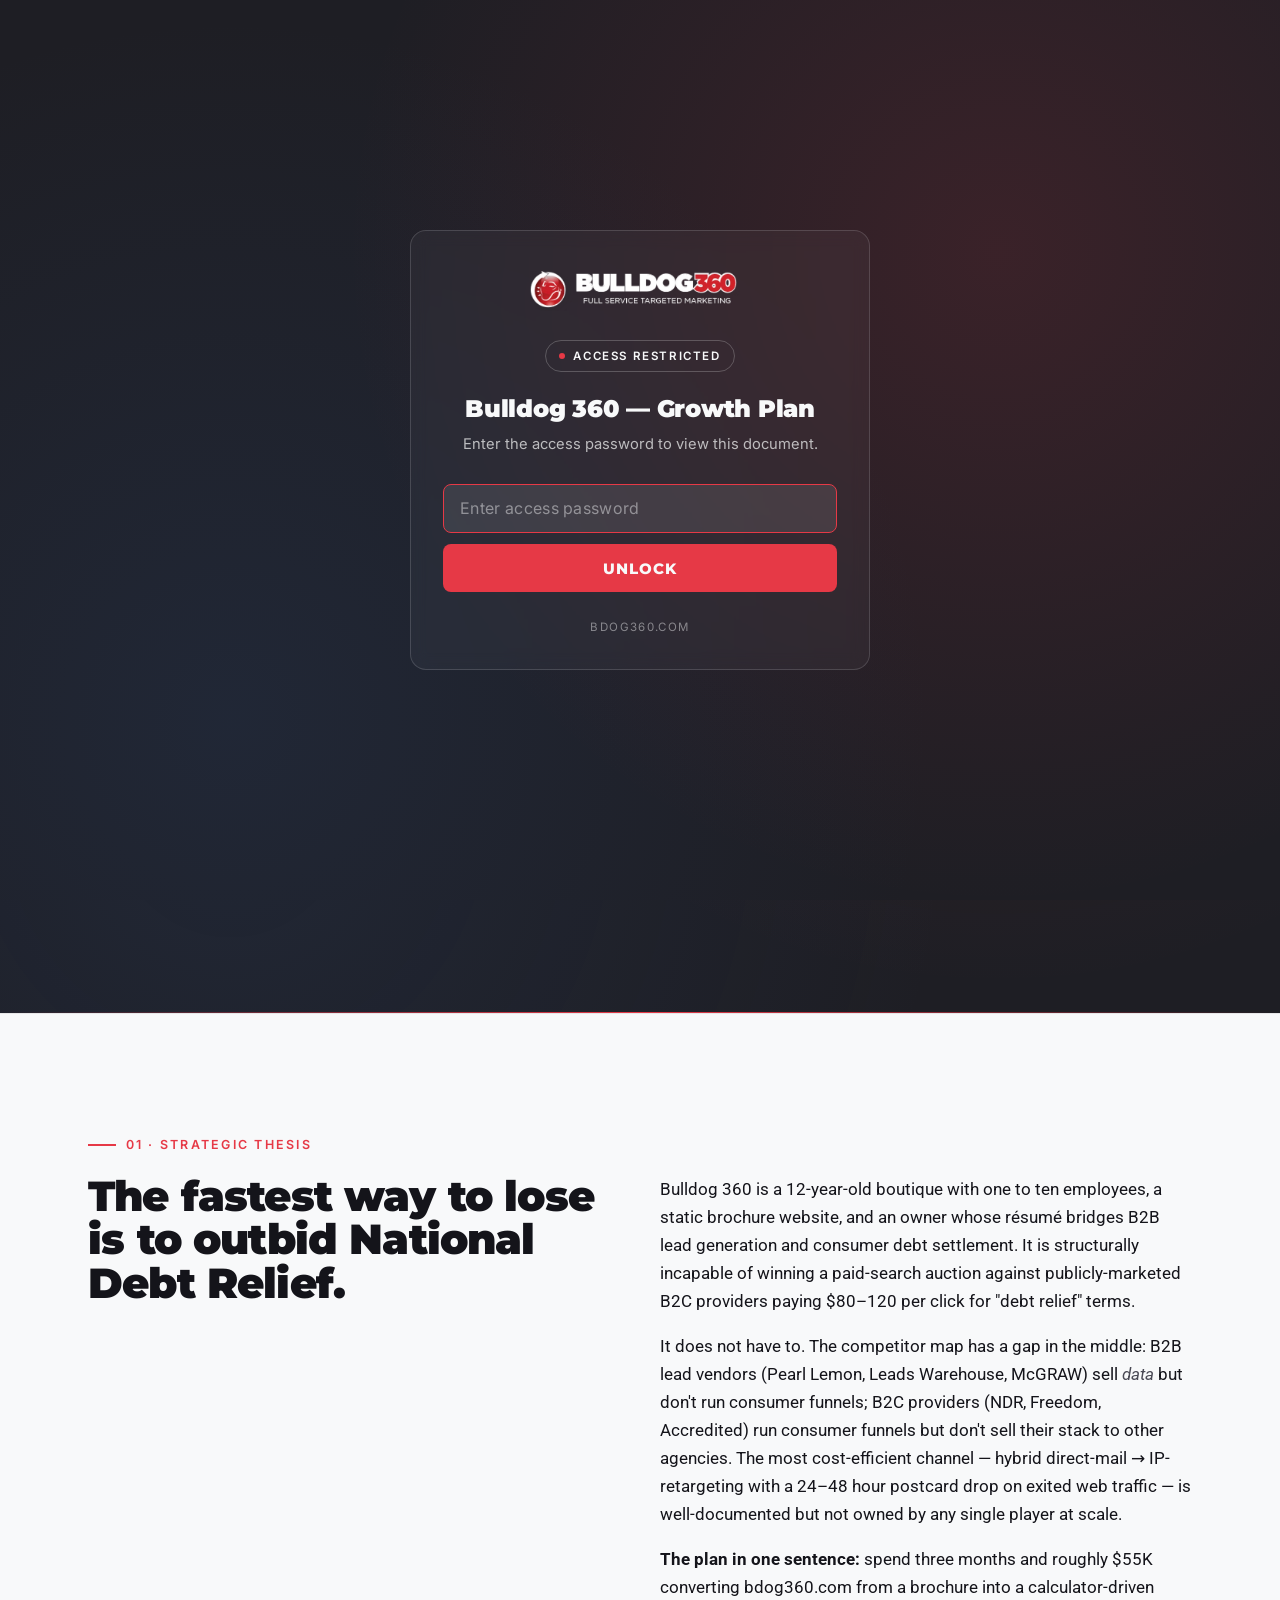
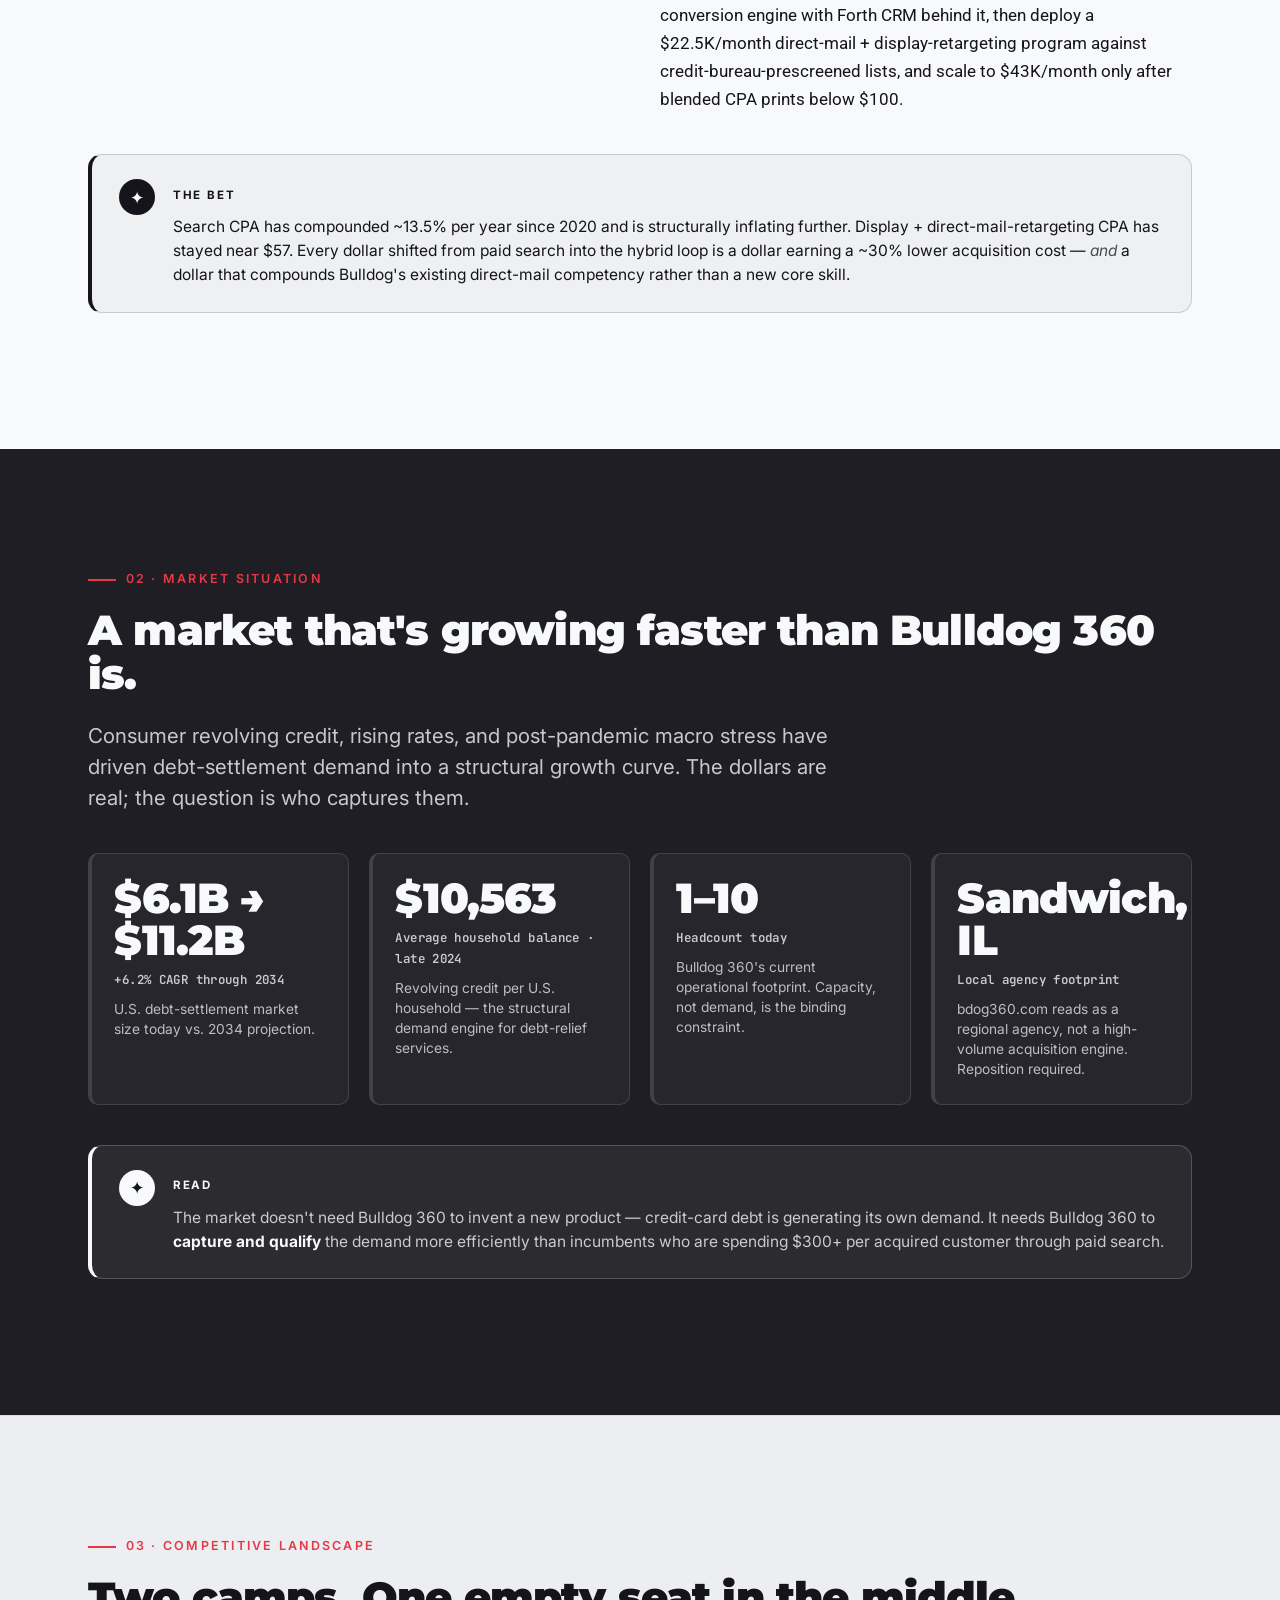
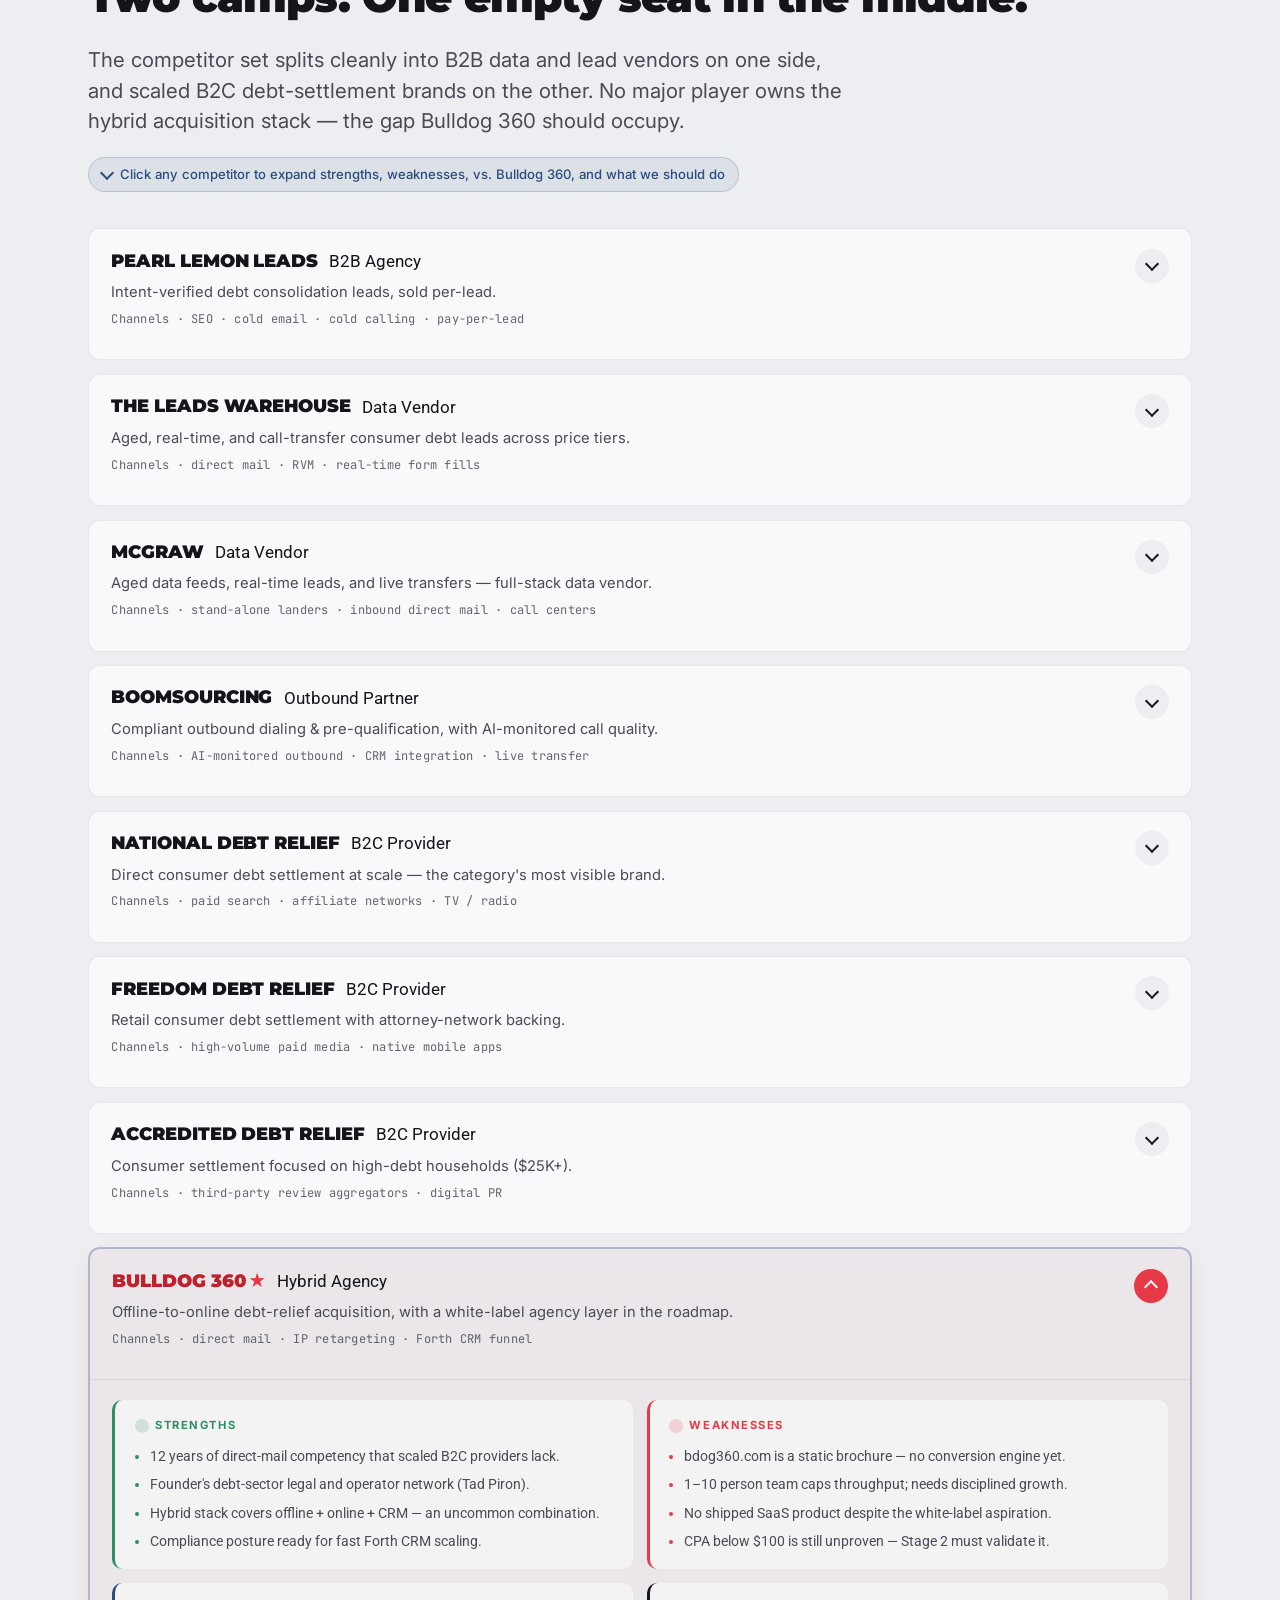
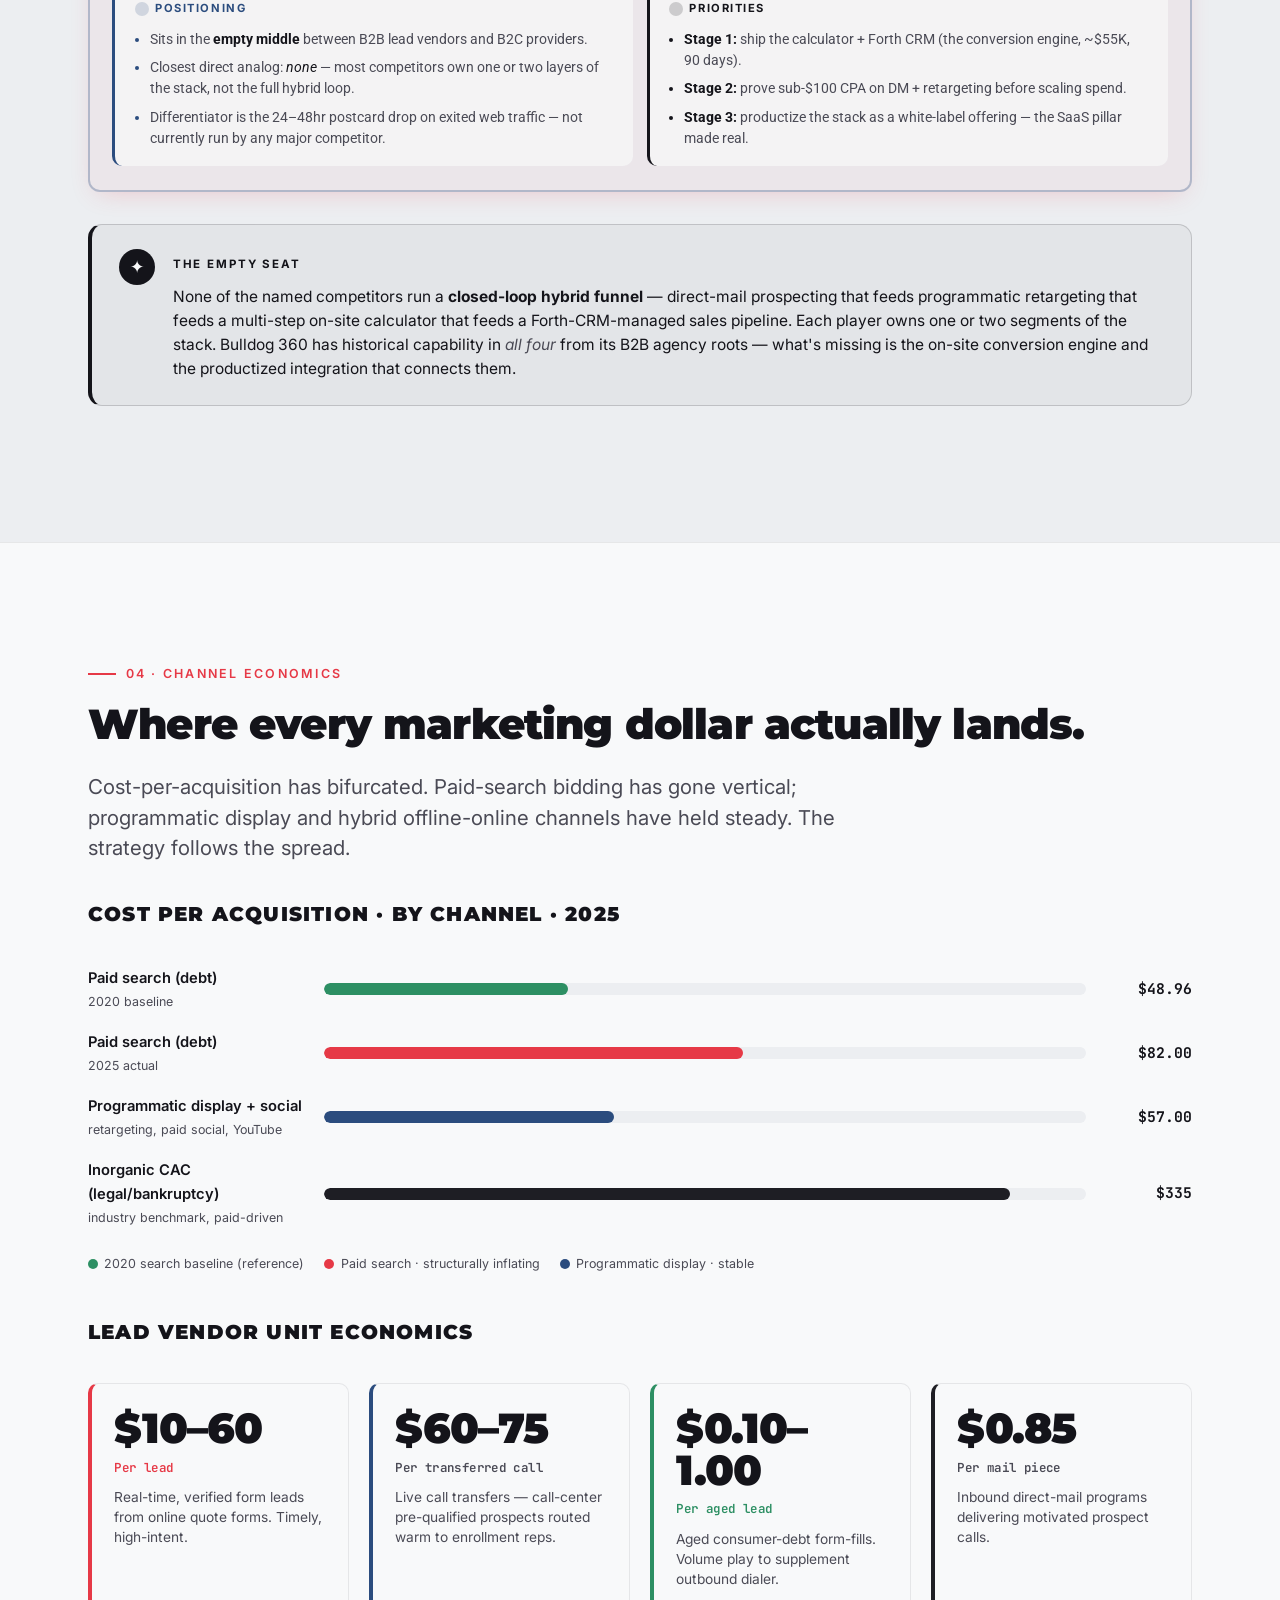
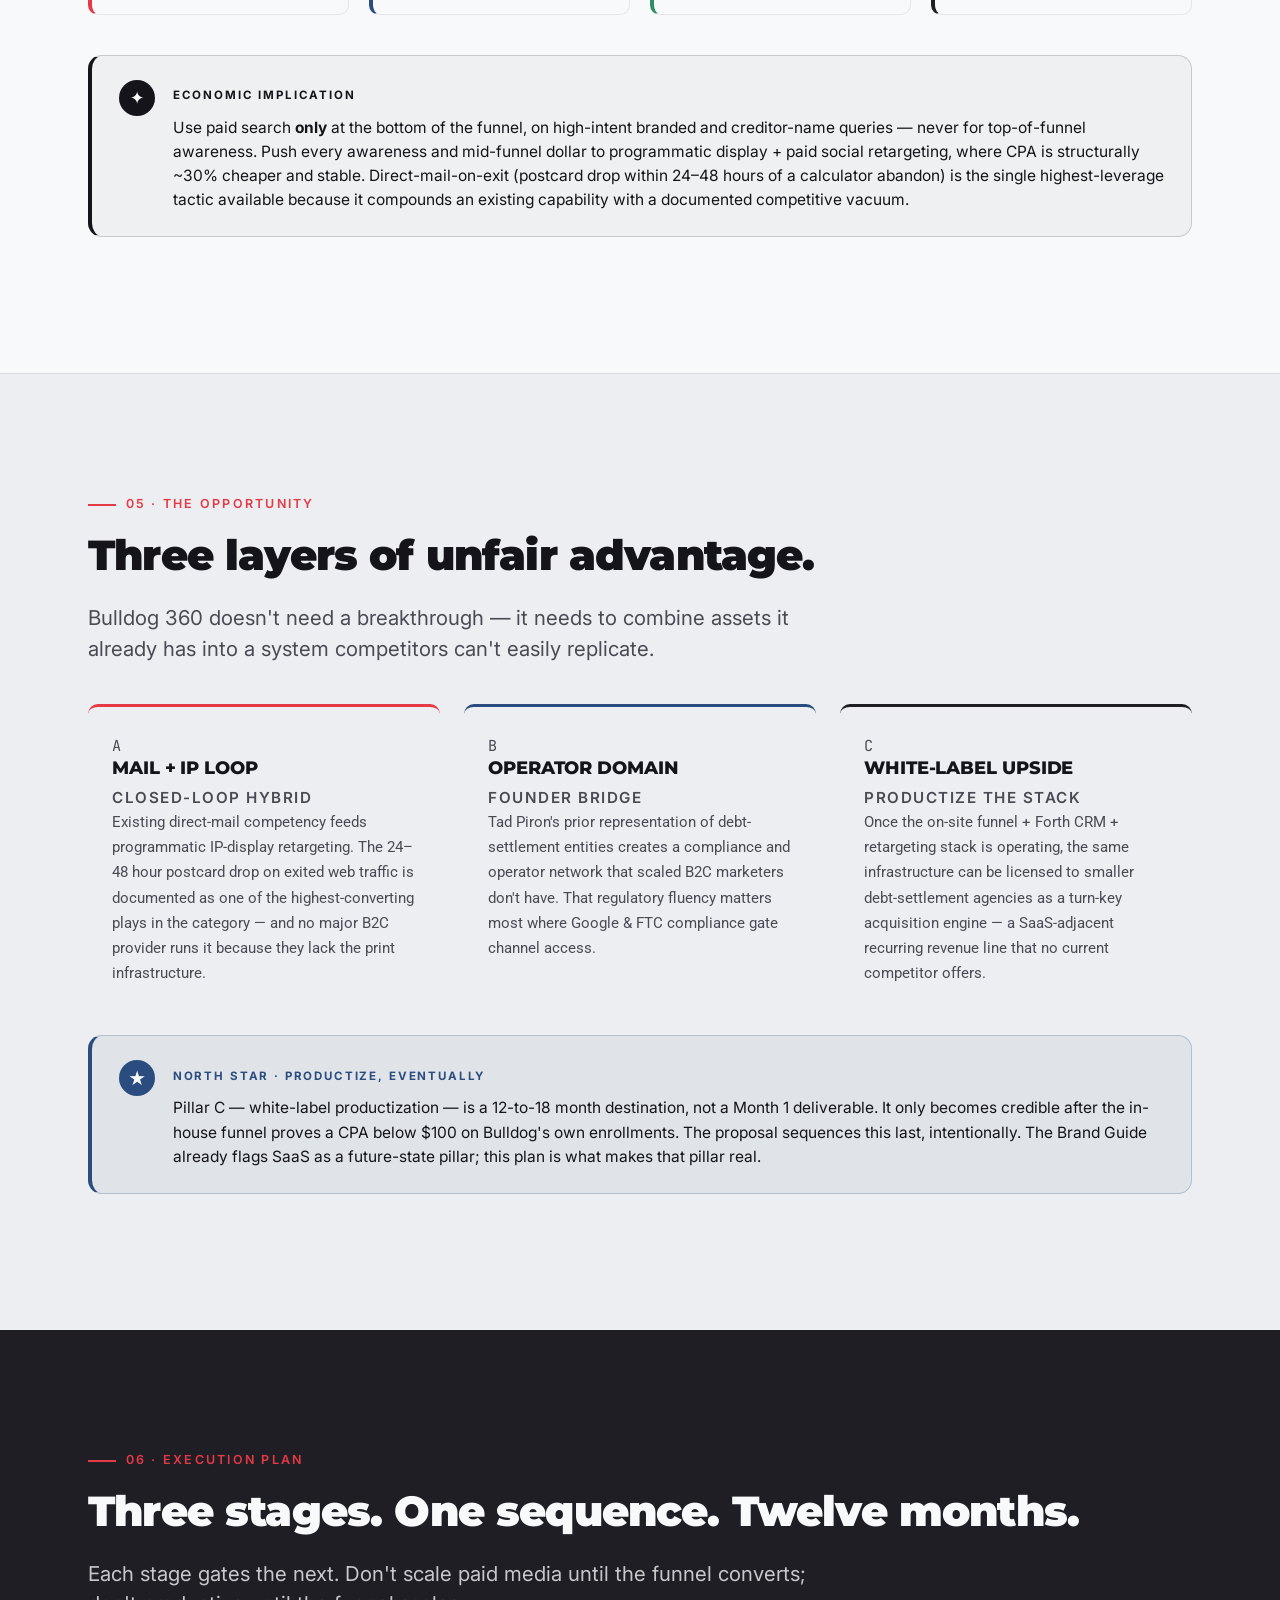
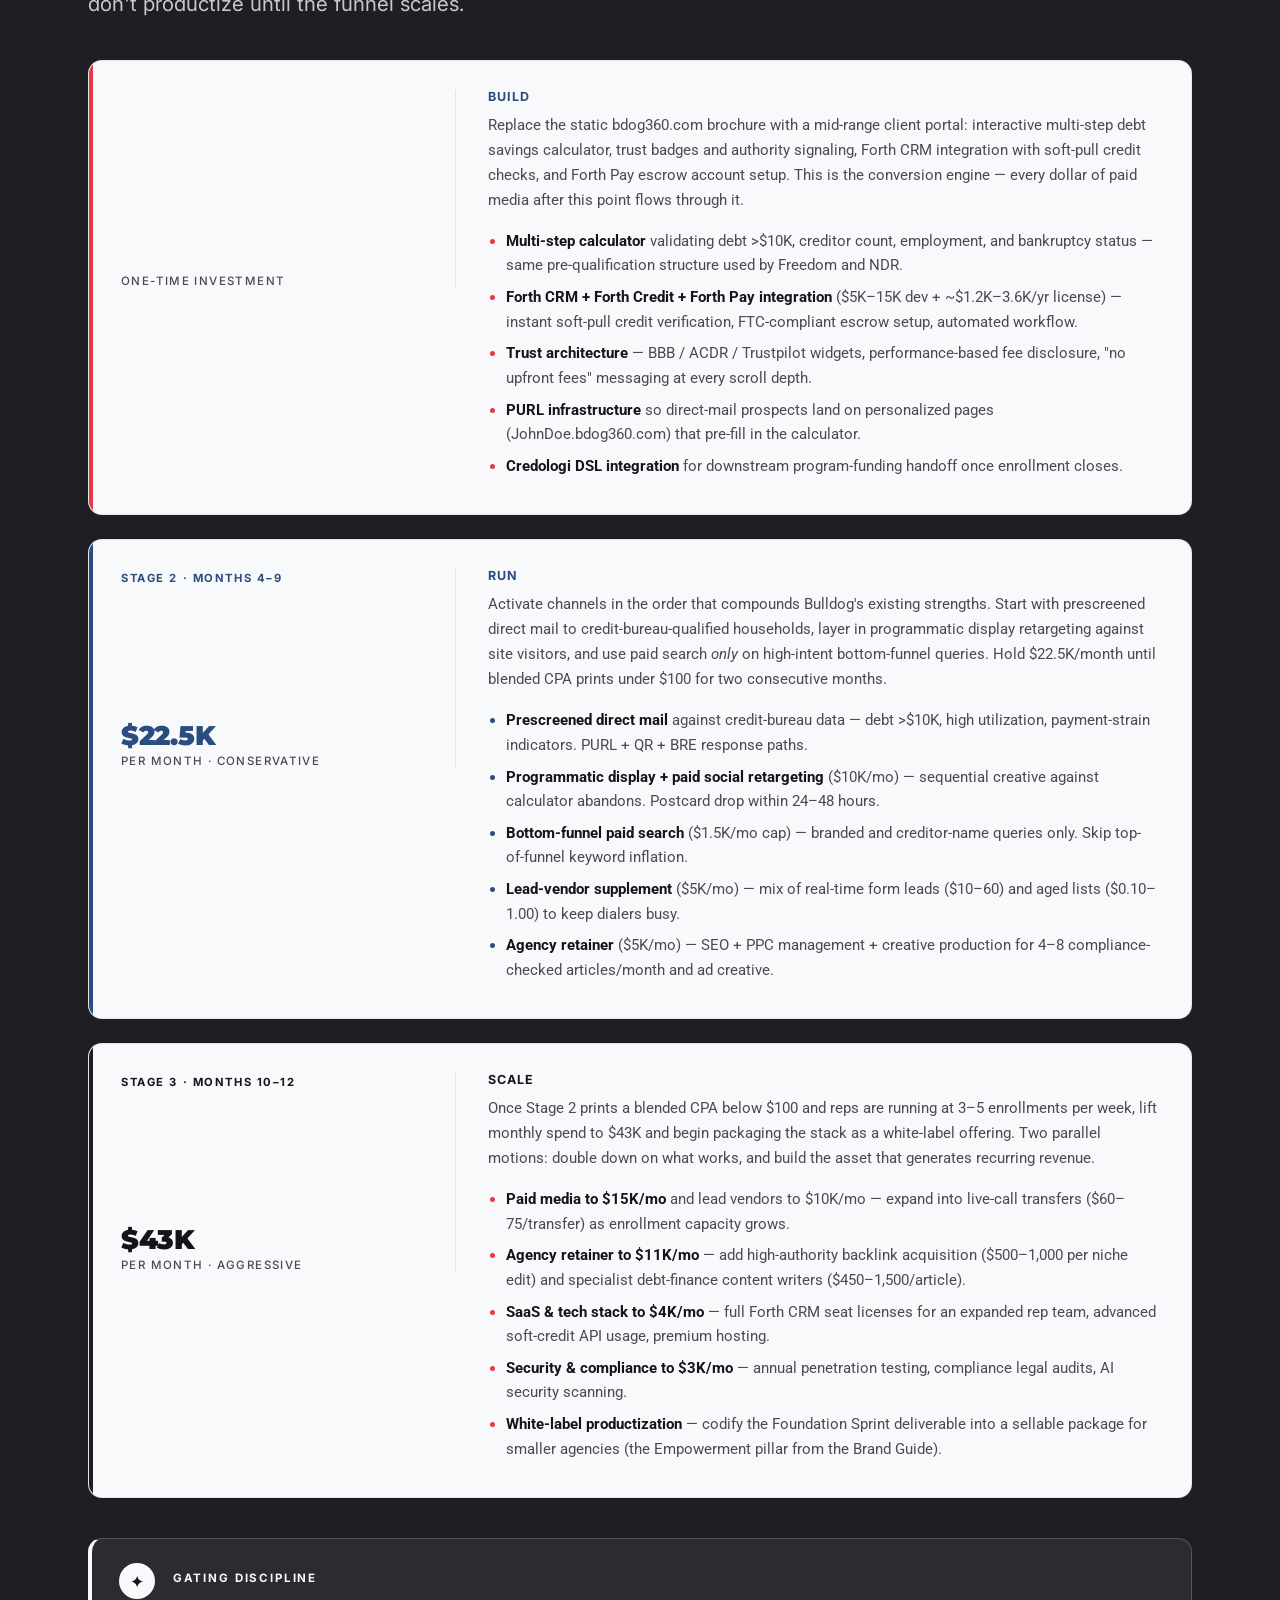
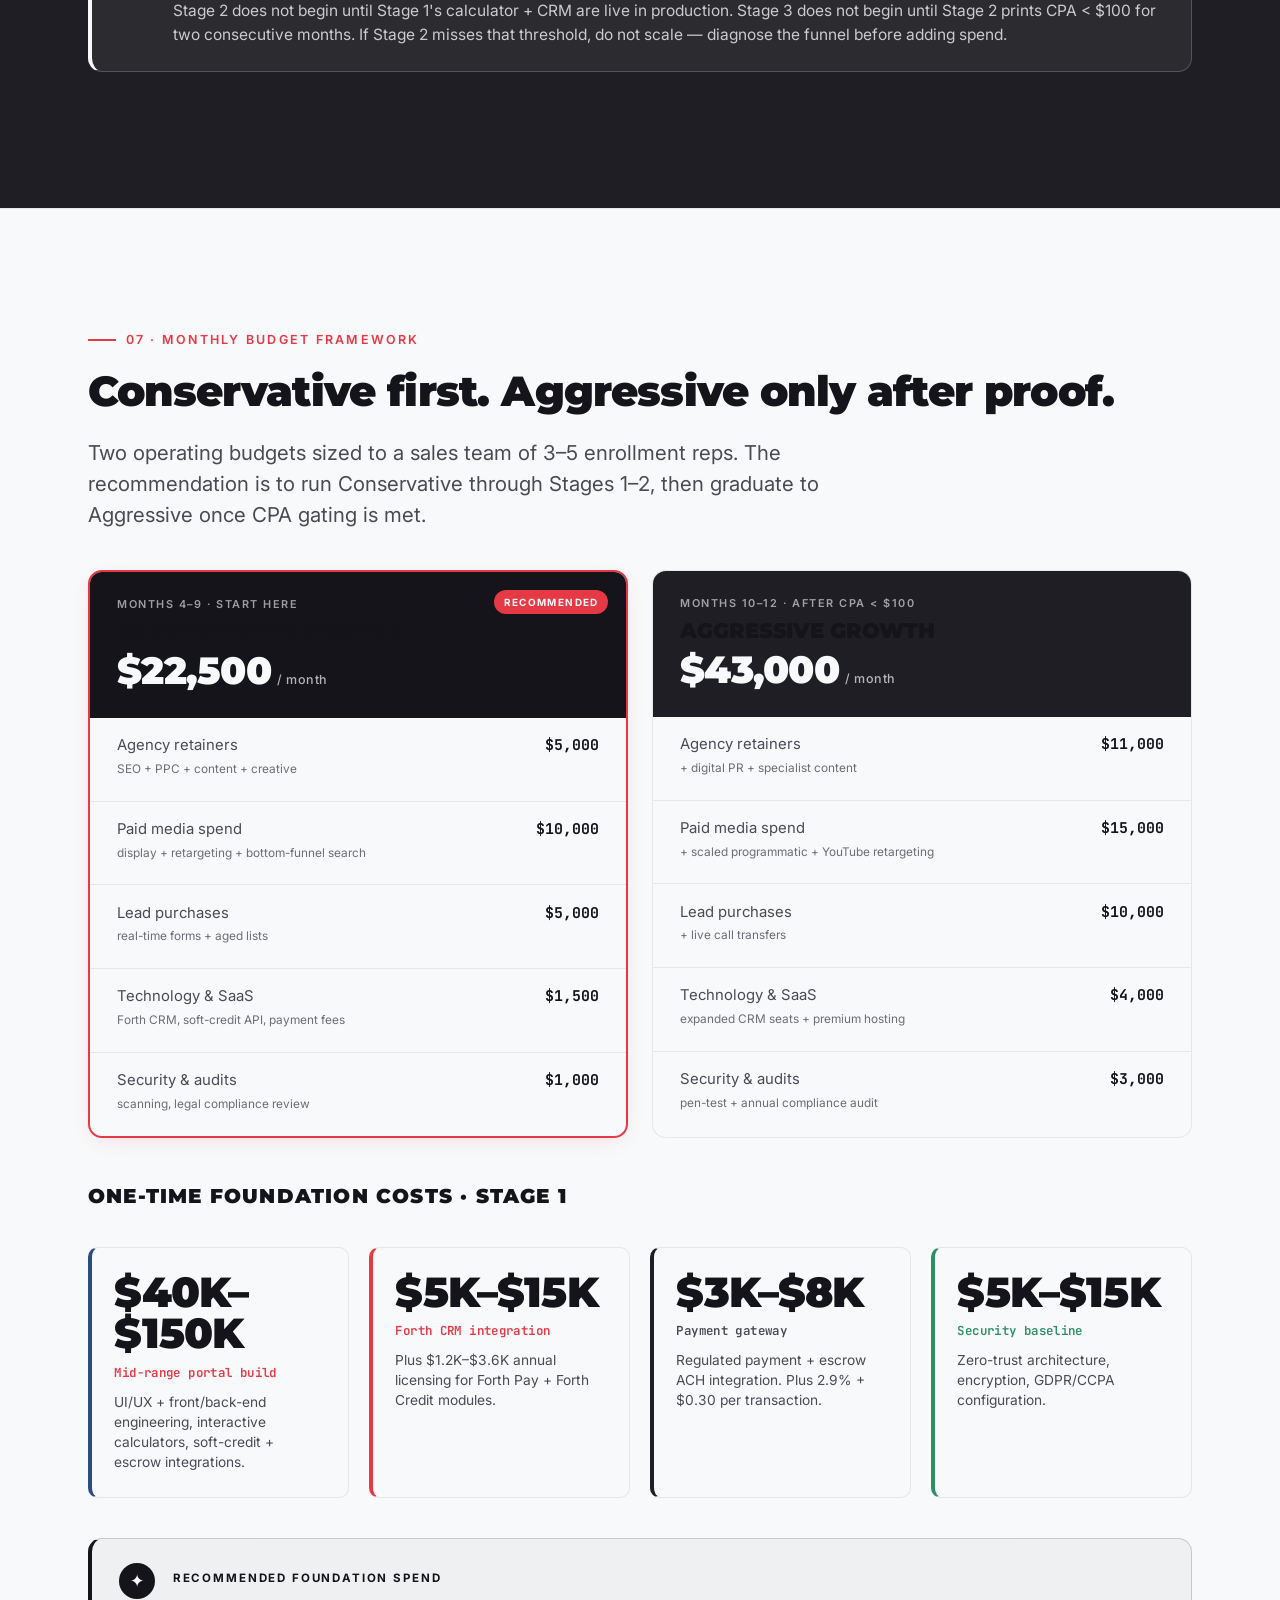
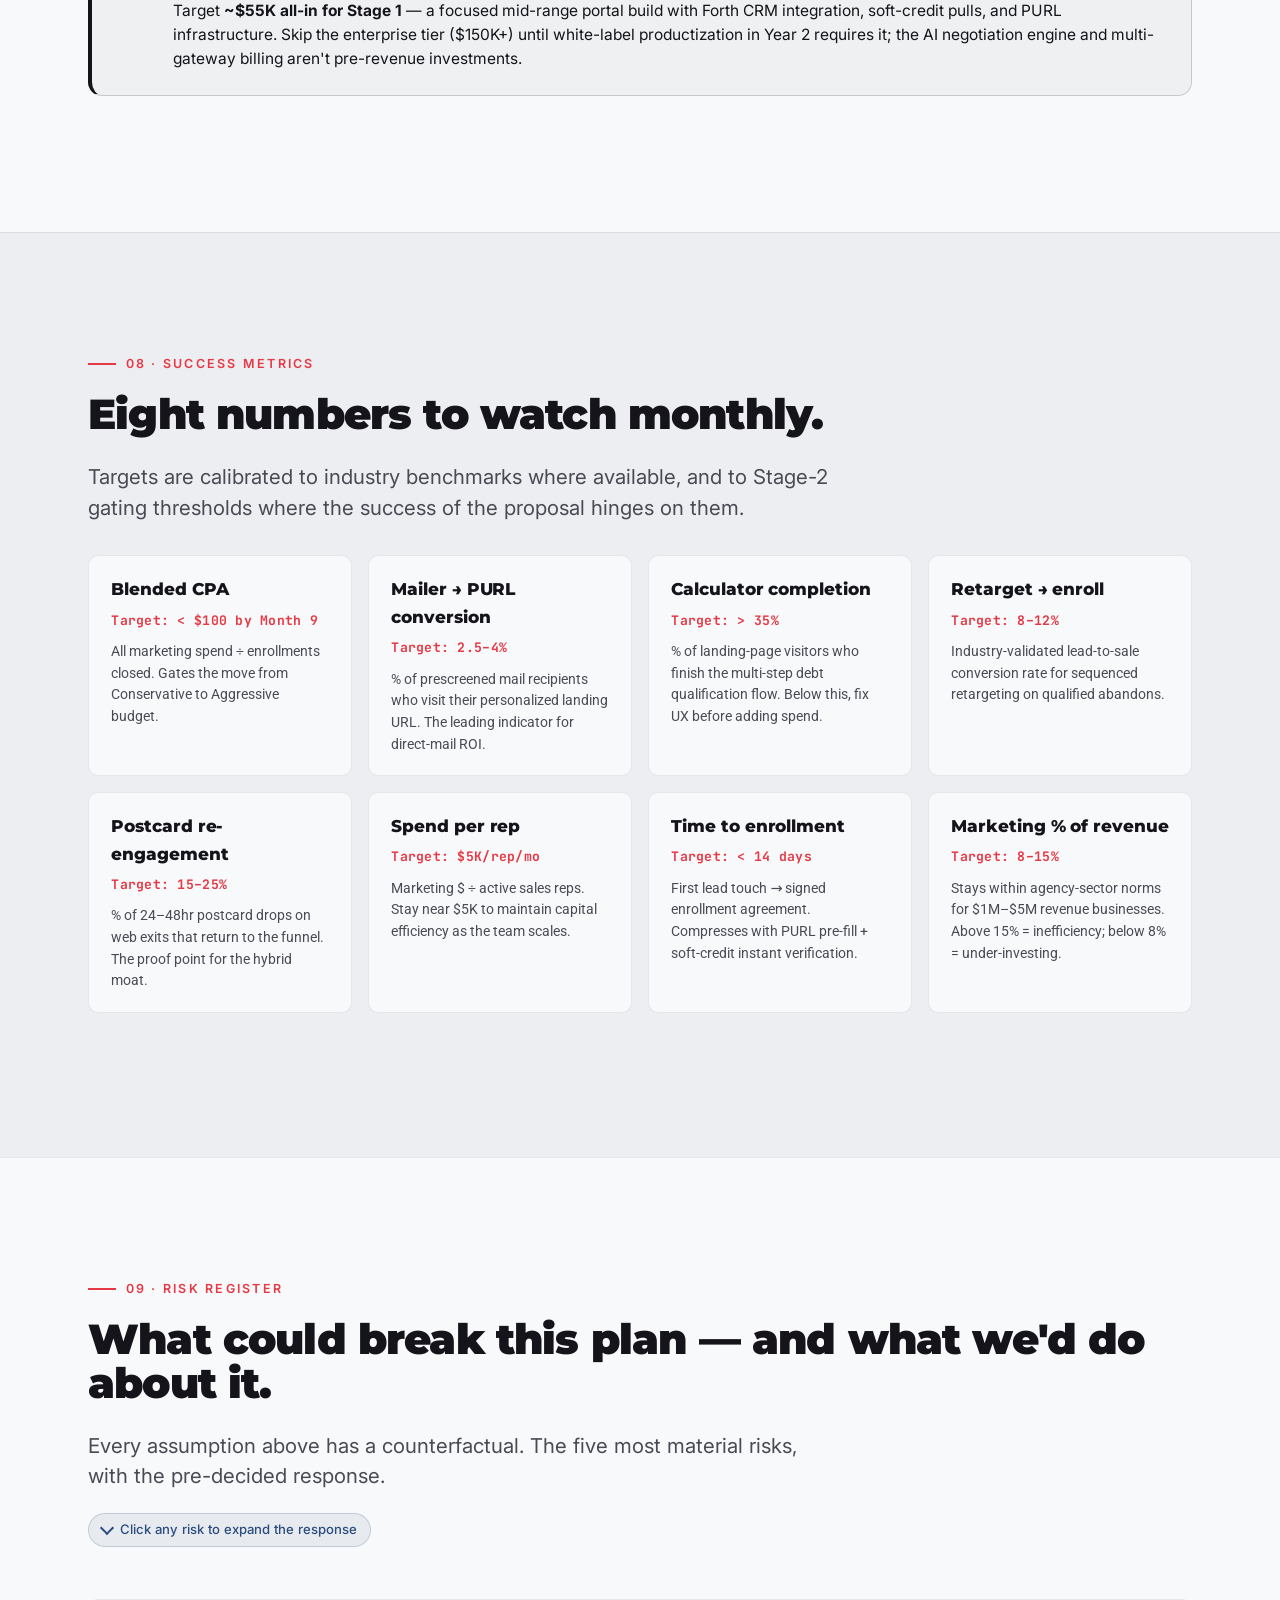
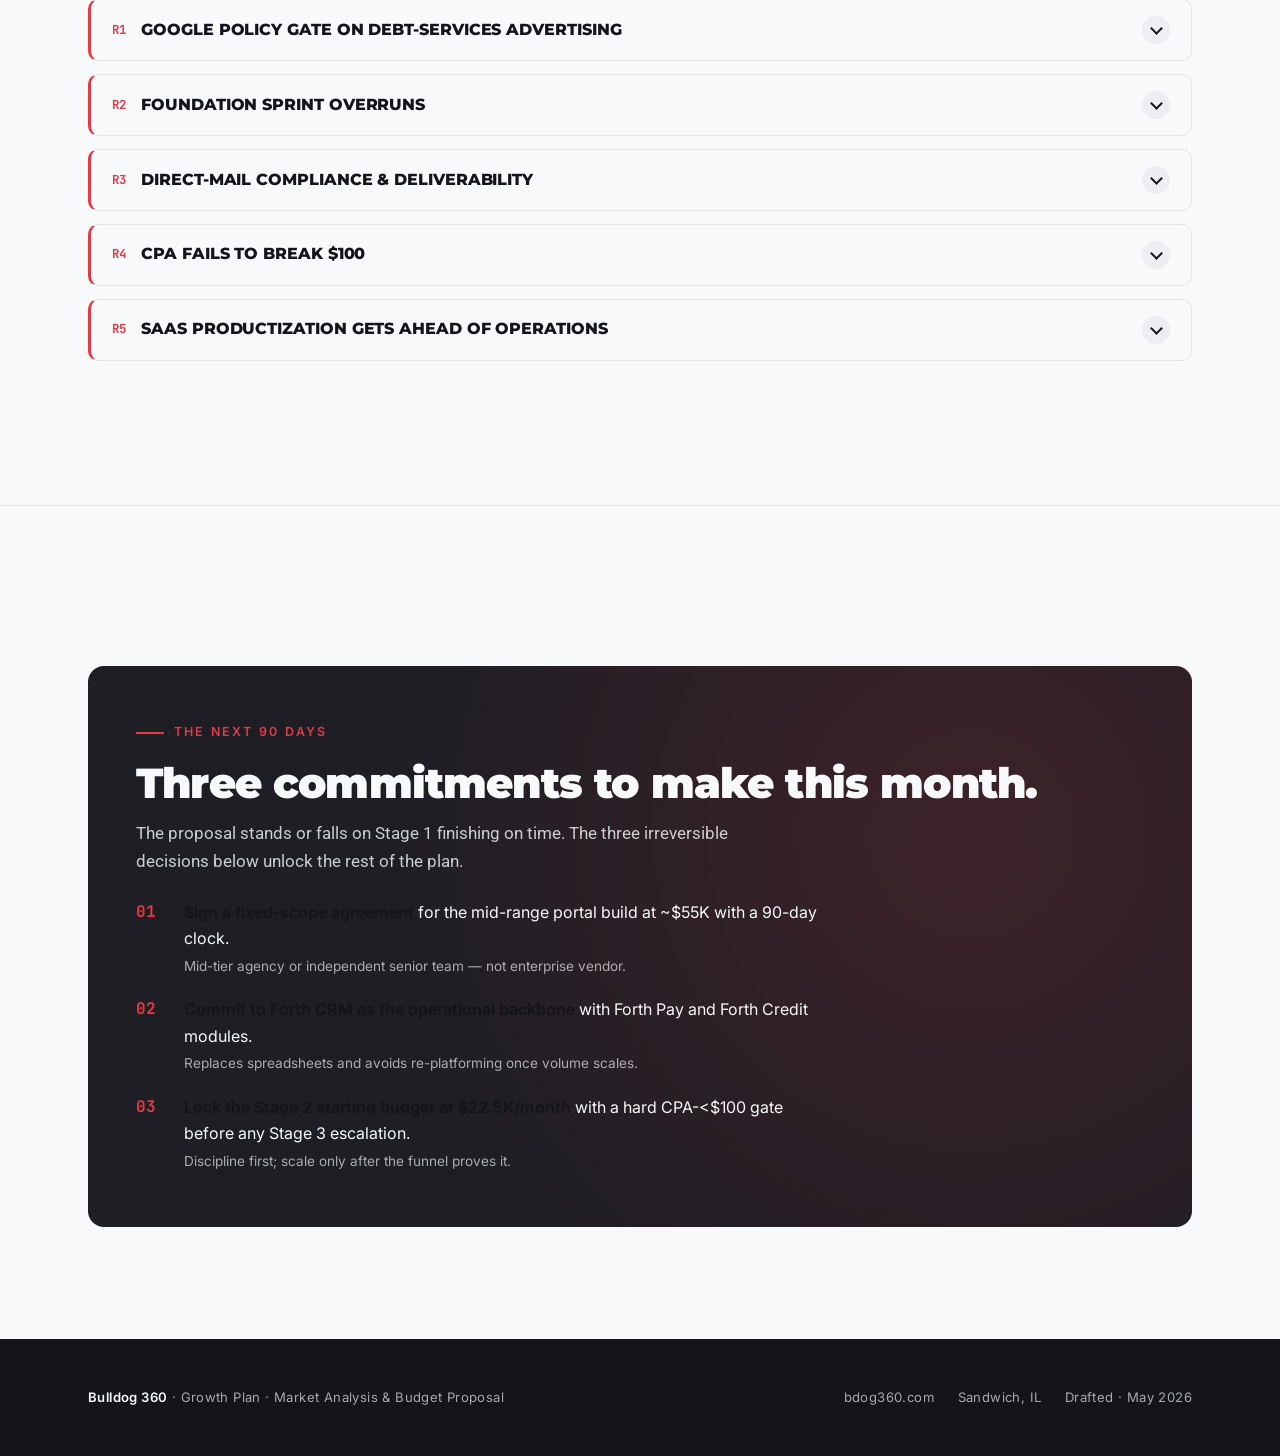
<file: budget-proposal.html>
<!doctype html>
<html lang="en" class="bdog-locked">
<head>
  <meta charset="utf-8">
  <meta name="viewport" content="width=device-width, initial-scale=1">
  <title>Bulldog 360 — Market Analysis &amp; Growth Proposal</title>
  <meta name="description" content="A market analysis and phased growth proposal for Bulldog 360 — how to budget and execute against U.S. debt-relief competitors over the next 12 months.">
  <link rel="preconnect" href="https://fonts.googleapis.com">
  <link rel="preconnect" href="https://fonts.gstatic.com" crossorigin>
  <link rel="stylesheet" href="https://fonts.googleapis.com/css2?family=Inter:wght@400;500;600;700&family=JetBrains+Mono:wght@400;500;700&family=Montserrat:wght@700;800;900&family=Roboto:wght@400;500;700&display=swap">
  <link rel="stylesheet" href="brand-guide.css">
  <link rel="stylesheet" href="budget-proposal.css">
  <link rel="stylesheet" href="gate.css">
  <script defer src="gate.js"></script>
</head>
<body>

  <!-- Page gate (hidden by gate.css once unlocked) -->
  <div class="bdog-gate" role="dialog" aria-modal="true" aria-labelledby="bdogGateTitle">
    <div class="bdog-gate__card">
      <picture>
        <source srcset="assets/bdog360-logo.avif" type="image/avif">
        <img src="assets/bdog360-logo.png" alt="Bulldog 360" class="bdog-gate__logo">
      </picture>
      <span class="bdog-gate__pill">Access Restricted</span>
      <h1 class="bdog-gate__title" id="bdogGateTitle">Bulldog 360 — Growth Plan</h1>
      <p class="bdog-gate__sub">Enter the access password to view this document.</p>
      <form id="bdogGateForm" class="bdog-gate__form" novalidate>
        <input id="bdogGateInput" class="bdog-gate__input" type="password" placeholder="Enter access password"
               autocomplete="off" autocapitalize="off" autocorrect="off" spellcheck="false" required>
        <button id="bdogGateBtn" type="submit" class="bdog-gate__btn">Unlock</button>
      </form>
      <p id="bdogGateErr" class="bdog-gate__err" hidden>Wrong password — try again.</p>
      <p class="bdog-gate__foot">bdog360.com</p>
    </div>
  </div>

  <nav class="toc" aria-label="Section navigation">
    <div class="wrap toc__inner">
      <div class="toc__brand">BULLDOG<span class="dot">·</span>360 <span style="opacity:.55;font-weight:600;letter-spacing:.06em;font-size:.78rem;margin-left:.6rem">Growth Plan</span></div>
      <a href="#thesis">01 Thesis</a>
      <a href="#market">02 Market</a>
      <a href="#competition">03 Competition</a>
      <a href="#economics">04 Economics</a>
      <a href="#opportunity">05 Opportunity</a>
      <a href="#plan">06 Plan</a>
      <a href="#budget">07 Budget</a>
      <a href="#kpis">08 KPIs</a>
      <a href="#risks">09 Risks</a>
    </div>
  </nav>

  <!-- ============================================================
       HERO
       ============================================================ -->
  <header class="hero">
    <div class="wrap">
      <div class="hero__pill"><span class="dot"></span>Growth Plan · 12 Months · May 2026</div>

      <h1>Beat the field by building the engine first.</h1>

      <p class="hero__directive">Win the offline-to-online loop. Skip the paid-search arms race.</p>

      <p class="lede">An analysis of Bulldog 360's position in the U.S. debt-settlement market — and a phased budget proposal that takes share through direct-mail + retargeting hybrid acquisition rather than head-to-head bidding against scaled B2C providers.</p>

      <div class="hero__numbers">
        <div class="hero__num">
          <span class="v">$11.2<em>B</em></span>
          <span class="l">Debt settlement market by 2034 (from $6.1B in 2024)</span>
        </div>
        <div class="hero__num">
          <span class="v">+67.5<em>%</em></span>
          <span class="l">Inflation in search CPA, 2020 → 2025</span>
        </div>
        <div class="hero__num">
          <span class="v">$57</span>
          <span class="l">Stable display + retargeting CPA</span>
        </div>
        <div class="hero__num">
          <span class="v">$22.5<em>K</em>→<em>$43K</em></span>
          <span class="l">Recommended monthly spend, Conservative → Aggressive</span>
        </div>
      </div>
    </div>
  </header>

  <!-- ============================================================
       01 · THESIS
       ============================================================ -->
  <section class="section" id="thesis">
    <div class="wrap">
      <p class="eyebrow">01 · Strategic Thesis</p>
      <div class="split">
        <div>
          <h2>The fastest way to lose is to outbid National Debt Relief.</h2>
        </div>
        <div>
          <p>Bulldog 360 is a 12-year-old boutique with one to ten employees, a static brochure website, and an owner whose résumé bridges B2B lead generation and consumer debt settlement. It is structurally incapable of winning a paid-search auction against publicly-marketed B2C providers paying $80–120 per click for "debt relief" terms.</p>
          <p>It does not have to. The competitor map has a gap in the middle: B2B lead vendors (Pearl Lemon, Leads Warehouse, McGRAW) sell <em>data</em> but don't run consumer funnels; B2C providers (NDR, Freedom, Accredited) run consumer funnels but don't sell their stack to other agencies. The most cost-efficient channel — hybrid direct-mail → IP-retargeting with a 24–48 hour postcard drop on exited web traffic — is well-documented but not owned by any single player at scale.</p>
          <p><strong>The plan in one sentence:</strong> spend three months and roughly $55K converting bdog360.com from a brochure into a calculator-driven conversion engine with Forth CRM behind it, then deploy a $22.5K/month direct-mail + display-retargeting program against credit-bureau-prescreened lists, and scale to $43K/month only after blended CPA prints below $100.</p>
        </div>
      </div>

      <div class="callout callout--insight">
        <div class="callout__glyph" aria-hidden="true">✦</div>
        <div>
          <p class="callout__label">The bet</p>
        </div>
        <div class="callout__body">
          <p>Search CPA has compounded ~13.5% per year since 2020 and is structurally inflating further. Display + direct-mail-retargeting CPA has stayed near $57. Every dollar shifted from paid search into the hybrid loop is a dollar earning a ~30% lower acquisition cost — <em>and</em> a dollar that compounds Bulldog's existing direct-mail competency rather than a new core skill.</p>
        </div>
      </div>
    </div>
  </section>

  <!-- ============================================================
       02 · MARKET
       ============================================================ -->
  <section class="section section--dark" id="market">
    <div class="wrap">
      <p class="eyebrow">02 · Market Situation</p>
      <h2>A market that's growing faster than Bulldog 360 is.</h2>
      <p class="lede">Consumer revolving credit, rising rates, and post-pandemic macro stress have driven debt-settlement demand into a structural growth curve. The dollars are real; the question is who captures them.</p>

      <div class="stat-grid">
        <div class="stat">
          <p class="stat__value">$6.1B → $11.2B</p>
          <p class="stat__delta stat__delta--good">+6.2% CAGR through 2034</p>
          <p class="stat__label">U.S. debt-settlement market size today vs. 2034 projection.</p>
        </div>
        <div class="stat stat--indigo">
          <p class="stat__value">$10,563</p>
          <p class="stat__delta stat__delta--neutral">Average household balance · late 2024</p>
          <p class="stat__label">Revolving credit per U.S. household — the structural demand engine for debt-relief services.</p>
        </div>
        <div class="stat stat--onyx">
          <p class="stat__value">1–10</p>
          <p class="stat__delta stat__delta--neutral">Headcount today</p>
          <p class="stat__label">Bulldog 360's current operational footprint. Capacity, not demand, is the binding constraint.</p>
        </div>
        <div class="stat">
          <p class="stat__value">Sandwich, IL</p>
          <p class="stat__delta">Local agency footprint</p>
          <p class="stat__label">bdog360.com reads as a regional agency, not a high-volume acquisition engine. Reposition required.</p>
        </div>
      </div>

      <div class="callout callout--insight">
        <div class="callout__glyph" aria-hidden="true">✦</div>
        <div>
          <p class="callout__label">Read</p>
        </div>
        <div class="callout__body">
          <p>The market doesn't need Bulldog 360 to invent a new product — credit-card debt is generating its own demand. It needs Bulldog 360 to <strong>capture and qualify</strong> the demand more efficiently than incumbents who are spending $300+ per acquired customer through paid search.</p>
        </div>
      </div>
    </div>
  </section>

  <!-- ============================================================
       03 · COMPETITION
       ============================================================ -->
  <section class="section section--soft" id="competition">
    <div class="wrap">
      <p class="eyebrow">03 · Competitive Landscape</p>
      <h2>Two camps. One empty seat in the middle.</h2>
      <p class="lede">The competitor set splits cleanly into B2B data and lead vendors on one side, and scaled B2C debt-settlement brands on the other. No major player owns the hybrid acquisition stack — the gap Bulldog 360 should occupy.</p>

      <p class="compete-hint">Click any competitor to expand strengths, weaknesses, vs. Bulldog 360, and what we should do</p>

      <div class="compete-cards">

        <!-- Pearl Lemon Leads -->
        <details class="compete-card">
          <summary class="compete-card__summary">
            <div class="compete-card__top">
              <div class="compete-card__topline">
                <h3 class="compete-card__name">Pearl Lemon Leads</h3>
                <span class="tag tag--b2b">B2B Agency</span>
              </div>
              <p class="compete-card__offer">Intent-verified debt consolidation leads, sold per-lead.</p>
              <p class="compete-card__channels">Channels · SEO · cold email · cold calling · pay-per-lead</p>
            </div>
            <span class="compete-card__chev" aria-hidden="true"></span>
          </summary>
          <div class="compete-card__body">
            <div class="swot">
              <div class="swot__cell swot__cell--str">
                <p class="swot__label">Strengths</p>
                <ul>
                  <li>Strong SEO authority in the debt-lead category.</li>
                  <li>Multi-channel outbound (email + phone) creates redundancy.</li>
                  <li>Pay-per-lead pricing aligns vendor incentive with client outcome.</li>
                  <li>Reports lead-to-sale conversion at the 8–12% category benchmark.</li>
                </ul>
              </div>
              <div class="swot__cell swot__cell--weak">
                <p class="swot__label">Weaknesses</p>
                <ul>
                  <li>Pure B2B — no consumer brand or end-customer relationship.</li>
                  <li>No direct-mail or retargeting infrastructure.</li>
                  <li>Quality depends entirely on outbound team skill.</li>
                  <li>Cannot close the loop on prospects that drop out of their funnel.</li>
                </ul>
              </div>
              <div class="swot__cell swot__cell--vs">
                <p class="swot__label">vs Bulldog 360</p>
                <ul>
                  <li>They <strong>sell raw leads</strong>; Bulldog 360 owns the entire funnel from first touch through enrollment.</li>
                  <li>Bulldog has 12 years of direct-mail competency Pearl Lemon lacks.</li>
                  <li>More of a potential <em>customer/partner</em> than a head-to-head competitor.</li>
                </ul>
              </div>
              <div class="swot__cell swot__cell--do">
                <p class="swot__label">What Bulldog should do</p>
                <ul>
                  <li>Don't compete on raw lead supply — it's a race to the bottom.</li>
                  <li>Position one layer above: buy or generate leads, then close them through Bulldog's calculator funnel.</li>
                  <li>Borrow the pay-per-outcome pricing model for white-label customers in Stage 3.</li>
                </ul>
              </div>
            </div>
          </div>
        </details>

        <!-- The Leads Warehouse -->
        <details class="compete-card">
          <summary class="compete-card__summary">
            <div class="compete-card__top">
              <div class="compete-card__topline">
                <h3 class="compete-card__name">The Leads Warehouse</h3>
                <span class="tag tag--vendor">Data Vendor</span>
              </div>
              <p class="compete-card__offer">Aged, real-time, and call-transfer consumer debt leads across price tiers.</p>
              <p class="compete-card__channels">Channels · direct mail · RVM · real-time form fills</p>
            </div>
            <span class="compete-card__chev" aria-hidden="true"></span>
          </summary>
          <div class="compete-card__body">
            <div class="swot">
              <div class="swot__cell swot__cell--str">
                <p class="swot__label">Strengths</p>
                <ul>
                  <li>Massive volume across all price tiers — $0.10 aged to $75 live call transfer.</li>
                  <li>Multi-source sourcing reduces dependency on any one channel.</li>
                  <li>Plug-and-play supplier — easy to test in small batches before scaling.</li>
                </ul>
              </div>
              <div class="swot__cell swot__cell--weak">
                <p class="swot__label">Weaknesses</p>
                <ul>
                  <li>Pure data with zero execution — they don't qualify or close.</li>
                  <li>Aged lead quality is unpredictable; conversion varies wildly.</li>
                  <li>No proprietary relationship with the end consumer — every touch is cold.</li>
                </ul>
              </div>
              <div class="swot__cell swot__cell--vs">
                <p class="swot__label">vs Bulldog 360</p>
                <ul>
                  <li>Supplier, not a competitor.</li>
                  <li>Their data converts at higher rates inside Bulldog's hybrid funnel than they can monetize directly.</li>
                  <li>Bulldog already budgeted $5K/mo for lead purchases in Stage 2 — they're the target vendor.</li>
                </ul>
              </div>
              <div class="swot__cell swot__cell--do">
                <p class="swot__label">What Bulldog should do</p>
                <ul>
                  <li>Buy aged leads as dialer fuel at $0.10–$1.00 each to keep reps busy.</li>
                  <li>Test real-time form leads at $10–$60 against the calculator landing page.</li>
                  <li><strong>Don't</strong> build a competing data-vendor business — partner instead.</li>
                </ul>
              </div>
            </div>
          </div>
        </details>

        <!-- McGRAW -->
        <details class="compete-card">
          <summary class="compete-card__summary">
            <div class="compete-card__top">
              <div class="compete-card__topline">
                <h3 class="compete-card__name">McGRAW</h3>
                <span class="tag tag--vendor">Data Vendor</span>
              </div>
              <p class="compete-card__offer">Aged data feeds, real-time leads, and live transfers — full-stack data vendor.</p>
              <p class="compete-card__channels">Channels · stand-alone landers · inbound direct mail · call centers</p>
            </div>
            <span class="compete-card__chev" aria-hidden="true"></span>
          </summary>
          <div class="compete-card__body">
            <div class="swot">
              <div class="swot__cell swot__cell--str">
                <p class="swot__label">Strengths</p>
                <ul>
                  <li>Established mail-house infrastructure — potential partner for prescreened DM.</li>
                  <li>Live-call-transfer model with pre-qualification reduces dialing burden.</li>
                  <li>Long-standing call-center relationships in the debt space.</li>
                </ul>
              </div>
              <div class="swot__cell swot__cell--weak">
                <p class="swot__label">Weaknesses</p>
                <ul>
                  <li>Volume-first business model — quality varies with lead source.</li>
                  <li>No proprietary consumer touchpoint or brand.</li>
                  <li>Compliance practices uneven across sources; requires vetting.</li>
                </ul>
              </div>
              <div class="swot__cell swot__cell--vs">
                <p class="swot__label">vs Bulldog 360</p>
                <ul>
                  <li>Same posture as Leads Warehouse — supplier rather than direct competitor.</li>
                  <li>Could become Bulldog's mail-house partner during Stage 2 if compliance passes muster.</li>
                </ul>
              </div>
              <div class="swot__cell swot__cell--do">
                <p class="swot__label">What Bulldog should do</p>
                <ul>
                  <li>Evaluate as a mail-house partner for credit-bureau-prescreened DM campaigns.</li>
                  <li>Vet FCRA / "firm offer of credit" compliance before committing.</li>
                  <li>Pilot a 10% sample list before any national mail round.</li>
                </ul>
              </div>
            </div>
          </div>
        </details>

        <!-- Boomsourcing -->
        <details class="compete-card">
          <summary class="compete-card__summary">
            <div class="compete-card__top">
              <div class="compete-card__topline">
                <h3 class="compete-card__name">Boomsourcing</h3>
                <span class="tag tag--b2b">Outbound Partner</span>
              </div>
              <p class="compete-card__offer">Compliant outbound dialing &amp; pre-qualification, with AI-monitored call quality.</p>
              <p class="compete-card__channels">Channels · AI-monitored outbound · CRM integration · live transfer</p>
            </div>
            <span class="compete-card__chev" aria-hidden="true"></span>
          </summary>
          <div class="compete-card__body">
            <div class="swot">
              <div class="swot__cell swot__cell--str">
                <p class="swot__label">Strengths</p>
                <ul>
                  <li>AI monitoring meaningfully reduces TCPA / compliance exposure.</li>
                  <li>CRM integration creates smooth lead handoff to the enrollment team.</li>
                  <li>Pre-qualification on debt amount + hardship criteria before transfer.</li>
                </ul>
              </div>
              <div class="swot__cell swot__cell--weak">
                <p class="swot__label">Weaknesses</p>
                <ul>
                  <li>Outbound dialing only — no inbound, no digital, no offline channels.</li>
                  <li>Service-based revenue with no proprietary product or moat.</li>
                  <li>Limited reach with end consumers; not a brand.</li>
                </ul>
              </div>
              <div class="swot__cell swot__cell--vs">
                <p class="swot__label">vs Bulldog 360</p>
                <ul>
                  <li>They're an outsourced dialer; Bulldog is a full acquisition platform.</li>
                  <li>Could become Bulldog's call-center partner in Stage 3 if in-house dialer team can't keep up.</li>
                </ul>
              </div>
              <div class="swot__cell swot__cell--do">
                <p class="swot__label">What Bulldog should do</p>
                <ul>
                  <li>Run dialer in-house through Forth CRM initially.</li>
                  <li>Consider Boomsourcing-style outsourcing only once enrollment volume justifies it.</li>
                  <li>Adopt AI compliance monitoring as table stakes regardless of who runs the dialer.</li>
                </ul>
              </div>
            </div>
          </div>
        </details>

        <!-- National Debt Relief -->
        <details class="compete-card">
          <summary class="compete-card__summary">
            <div class="compete-card__top">
              <div class="compete-card__topline">
                <h3 class="compete-card__name">National Debt Relief</h3>
                <span class="tag tag--b2c">B2C Provider</span>
              </div>
              <p class="compete-card__offer">Direct consumer debt settlement at scale — the category's most visible brand.</p>
              <p class="compete-card__channels">Channels · paid search · affiliate networks · TV / radio</p>
            </div>
            <span class="compete-card__chev" aria-hidden="true"></span>
          </summary>
          <div class="compete-card__body">
            <div class="swot">
              <div class="swot__cell swot__cell--str">
                <p class="swot__label">Strengths</p>
                <ul>
                  <li>Mass brand recognition and high consumer trust.</li>
                  <li>Owns top-of-funnel paid search at premium CPC.</li>
                  <li>National TV / radio reach reinforces awareness.</li>
                  <li>Hits the 8–12% lead-to-sale benchmark at very high volume.</li>
                </ul>
              </div>
              <div class="swot__cell swot__cell--weak">
                <p class="swot__label">Weaknesses</p>
                <ul>
                  <li>Acquisition cost runs <strong>$335+</strong> on paid-driven enrollments.</li>
                  <li>Locked into the +13.5%/yr search-CPA inflation curve.</li>
                  <li>Limited direct-mail infrastructure to pivot into lower-cost channels.</li>
                  <li>Brand-scale operations can't turn on a dime.</li>
                </ul>
              </div>
              <div class="swot__cell swot__cell--vs">
                <p class="swot__label">vs Bulldog 360</p>
                <ul>
                  <li>The primary head-to-head competitor for end consumers.</li>
                  <li>Bulldog <em>cannot</em> match their brand spend or media budget.</li>
                  <li>Their CAC is ~$335; Bulldog's hybrid CAC target is <strong>under $100</strong>.</li>
                </ul>
              </div>
              <div class="swot__cell swot__cell--do">
                <p class="swot__label">What Bulldog should do</p>
                <ul>
                  <li><strong>Do not</strong> compete head-on in paid search.</li>
                  <li>Win where NDR is structurally inefficient: credit-bureau-prescreened DM + IP retargeting + 24–48hr postcard drop.</li>
                  <li>Steal share at lower CAC, never by outbidding.</li>
                </ul>
              </div>
            </div>
          </div>
        </details>

        <!-- Freedom Debt Relief -->
        <details class="compete-card">
          <summary class="compete-card__summary">
            <div class="compete-card__top">
              <div class="compete-card__topline">
                <h3 class="compete-card__name">Freedom Debt Relief</h3>
                <span class="tag tag--b2c">B2C Provider</span>
              </div>
              <p class="compete-card__offer">Retail consumer debt settlement with attorney-network backing.</p>
              <p class="compete-card__channels">Channels · high-volume paid media · native mobile apps</p>
            </div>
            <span class="compete-card__chev" aria-hidden="true"></span>
          </summary>
          <div class="compete-card__body">
            <div class="swot">
              <div class="swot__cell swot__cell--str">
                <p class="swot__label">Strengths</p>
                <ul>
                  <li>Legal-network backing reduces consumer risk perception.</li>
                  <li>Native mobile apps drive high-LTV ongoing engagement.</li>
                  <li>Scaled paid-media operation across multiple platforms.</li>
                </ul>
              </div>
              <div class="swot__cell swot__cell--weak">
                <p class="swot__label">Weaknesses</p>
                <ul>
                  <li>Heavy paid-media dependency — same CPA inflation problem as NDR.</li>
                  <li>Regulatory exposure compounds from the legal-services positioning.</li>
                  <li>Mobile app investment is capital-intensive and hard to copy.</li>
                </ul>
              </div>
              <div class="swot__cell swot__cell--vs">
                <p class="swot__label">vs Bulldog 360</p>
                <ul>
                  <li>Head-to-head competitor, similarly out of Bulldog's spend tier.</li>
                  <li>Their trust architecture (legal backing, fee transparency) is replicable; their spend is not.</li>
                </ul>
              </div>
              <div class="swot__cell swot__cell--do">
                <p class="swot__label">What Bulldog should do</p>
                <ul>
                  <li>Study their on-site trust signals: BBB, ACDR, performance-only fee disclosure.</li>
                  <li>Replicate trust framing without matching media spend.</li>
                  <li>Position as the smarter, more-targeted alternative for households below their funnel ceiling.</li>
                </ul>
              </div>
            </div>
          </div>
        </details>

        <!-- Accredited Debt Relief -->
        <details class="compete-card">
          <summary class="compete-card__summary">
            <div class="compete-card__top">
              <div class="compete-card__topline">
                <h3 class="compete-card__name">Accredited Debt Relief</h3>
                <span class="tag tag--b2c">B2C Provider</span>
              </div>
              <p class="compete-card__offer">Consumer settlement focused on high-debt households ($25K+).</p>
              <p class="compete-card__channels">Channels · third-party review aggregators · digital PR</p>
            </div>
            <span class="compete-card__chev" aria-hidden="true"></span>
          </summary>
          <div class="compete-card__body">
            <div class="swot">
              <div class="swot__cell swot__cell--str">
                <p class="swot__label">Strengths</p>
                <ul>
                  <li>Strong third-party review presence (Trustpilot, BBB, etc.).</li>
                  <li>Niche focus on high-balance prospects raises average enrollment value.</li>
                  <li>Digital PR drives organic credibility and SEO equity.</li>
                </ul>
              </div>
              <div class="swot__cell swot__cell--weak">
                <p class="swot__label">Weaknesses</p>
                <ul>
                  <li>Smaller TAM due to high-debt niche.</li>
                  <li>Highly dependent on review platform algorithms and editorial relationships.</li>
                  <li>Less mass-market reach than NDR or Freedom.</li>
                </ul>
              </div>
              <div class="swot__cell swot__cell--vs">
                <p class="swot__label">vs Bulldog 360</p>
                <ul>
                  <li>Smaller competitor — much closer to Bulldog's eventual operating scale.</li>
                  <li>Their high-debt strategy is replicable; their review-platform moat is not (yet).</li>
                </ul>
              </div>
              <div class="swot__cell swot__cell--do">
                <p class="swot__label">What Bulldog should do</p>
                <ul>
                  <li>Target the same $25K+ debt segment to maximize enrollment value per acquired customer.</li>
                  <li>Invest in third-party review widgets (Trustpilot, BBB) early in Stage 1.</li>
                  <li>Layer in digital PR during Stage 2 to seed trust before scaling paid media in Stage 3.</li>
                </ul>
              </div>
            </div>
          </div>
        </details>

        <!-- Bulldog 360 (highlighted, open by default) -->
        <details class="compete-card compete-card--bulldog" open>
          <summary class="compete-card__summary">
            <div class="compete-card__top">
              <div class="compete-card__topline">
                <h3 class="compete-card__name">Bulldog 360</h3>
                <span class="tag tag--b2b">Hybrid Agency</span>
              </div>
              <p class="compete-card__offer">Offline-to-online debt-relief acquisition, with a white-label agency layer in the roadmap.</p>
              <p class="compete-card__channels">Channels · direct mail · IP retargeting · Forth CRM funnel</p>
            </div>
            <span class="compete-card__chev" aria-hidden="true"></span>
          </summary>
          <div class="compete-card__body">
            <div class="swot">
              <div class="swot__cell swot__cell--str">
                <p class="swot__label">Strengths</p>
                <ul>
                  <li>12 years of direct-mail competency that scaled B2C providers lack.</li>
                  <li>Founder's debt-sector legal and operator network (Tad Piron).</li>
                  <li>Hybrid stack covers offline + online + CRM — an uncommon combination.</li>
                  <li>Compliance posture ready for fast Forth CRM scaling.</li>
                </ul>
              </div>
              <div class="swot__cell swot__cell--weak">
                <p class="swot__label">Weaknesses</p>
                <ul>
                  <li>bdog360.com is a static brochure — no conversion engine yet.</li>
                  <li>1–10 person team caps throughput; needs disciplined growth.</li>
                  <li>No shipped SaaS product despite the white-label aspiration.</li>
                  <li>CPA below $100 is still unproven — Stage 2 must validate it.</li>
                </ul>
              </div>
              <div class="swot__cell swot__cell--vs">
                <p class="swot__label">Positioning</p>
                <ul>
                  <li>Sits in the <strong>empty middle</strong> between B2B lead vendors and B2C providers.</li>
                  <li>Closest direct analog: <em>none</em> — most competitors own one or two layers of the stack, not the full hybrid loop.</li>
                  <li>Differentiator is the 24–48hr postcard drop on exited web traffic — not currently run by any major competitor.</li>
                </ul>
              </div>
              <div class="swot__cell swot__cell--do">
                <p class="swot__label">Priorities</p>
                <ul>
                  <li><strong>Stage 1:</strong> ship the calculator + Forth CRM (the conversion engine, ~$55K, 90 days).</li>
                  <li><strong>Stage 2:</strong> prove sub-$100 CPA on DM + retargeting before scaling spend.</li>
                  <li><strong>Stage 3:</strong> productize the stack as a white-label offering — the SaaS pillar made real.</li>
                </ul>
              </div>
            </div>
          </div>
        </details>

      </div>

      <div class="callout callout--insight">
        <div class="callout__glyph" aria-hidden="true">✦</div>
        <div>
          <p class="callout__label">The empty seat</p>
        </div>
        <div class="callout__body">
          <p>None of the named competitors run a <strong>closed-loop hybrid funnel</strong> — direct-mail prospecting that feeds programmatic retargeting that feeds a multi-step on-site calculator that feeds a Forth-CRM-managed sales pipeline. Each player owns one or two segments of the stack. Bulldog 360 has historical capability in <em>all four</em> from its B2B agency roots — what's missing is the on-site conversion engine and the productized integration that connects them.</p>
        </div>
      </div>
    </div>
  </section>

  <!-- ============================================================
       04 · ECONOMICS
       ============================================================ -->
  <section class="section" id="economics">
    <div class="wrap">
      <p class="eyebrow">04 · Channel Economics</p>
      <h2>Where every marketing dollar actually lands.</h2>
      <p class="lede">Cost-per-acquisition has bifurcated. Paid-search bidding has gone vertical; programmatic display and hybrid offline-online channels have held steady. The strategy follows the spread.</p>

      <h3 style="margin-top:2.5rem">Cost per acquisition · by channel · 2025</h3>
      <div class="bars">
        <div class="bar">
          <div class="bar__name">Paid search (debt)<small>2020 baseline</small></div>
          <div class="bar__track"><div class="bar__fill bar__fill--good" style="width:32%"></div></div>
          <div class="bar__value">$48.96</div>
        </div>
        <div class="bar">
          <div class="bar__name">Paid search (debt)<small>2025 actual</small></div>
          <div class="bar__track"><div class="bar__fill" style="width:55%"></div></div>
          <div class="bar__value">$82.00</div>
        </div>
        <div class="bar">
          <div class="bar__name">Programmatic display + social<small>retargeting, paid social, YouTube</small></div>
          <div class="bar__track"><div class="bar__fill bar__fill--indigo" style="width:38%"></div></div>
          <div class="bar__value">$57.00</div>
        </div>
        <div class="bar">
          <div class="bar__name">Inorganic CAC (legal/bankruptcy)<small>industry benchmark, paid-driven</small></div>
          <div class="bar__track"><div class="bar__fill bar__fill--onyx" style="width:90%"></div></div>
          <div class="bar__value">$335</div>
        </div>
      </div>
      <div class="bars__legend">
        <span><span class="swatch-dot swatch-dot--good"></span>2020 search baseline (reference)</span>
        <span><span class="swatch-dot"></span>Paid search · structurally inflating</span>
        <span><span class="swatch-dot swatch-dot--indigo"></span>Programmatic display · stable</span>
      </div>

      <h3 style="margin-top:3rem">Lead vendor unit economics</h3>
      <div class="stat-grid">
        <div class="stat">
          <p class="stat__value">$10–60</p>
          <p class="stat__delta">Per lead</p>
          <p class="stat__label">Real-time, verified form leads from online quote forms. Timely, high-intent.</p>
        </div>
        <div class="stat stat--indigo">
          <p class="stat__value">$60–75</p>
          <p class="stat__delta stat__delta--neutral">Per transferred call</p>
          <p class="stat__label">Live call transfers — call-center pre-qualified prospects routed warm to enrollment reps.</p>
        </div>
        <div class="stat stat--good">
          <p class="stat__value">$0.10–1.00</p>
          <p class="stat__delta stat__delta--good">Per aged lead</p>
          <p class="stat__label">Aged consumer-debt form-fills. Volume play to supplement outbound dialer.</p>
        </div>
        <div class="stat stat--onyx">
          <p class="stat__value">$0.85</p>
          <p class="stat__delta stat__delta--neutral">Per mail piece</p>
          <p class="stat__label">Inbound direct-mail programs delivering motivated prospect calls.</p>
        </div>
      </div>

      <div class="callout callout--insight">
        <div class="callout__glyph" aria-hidden="true">✦</div>
        <div>
          <p class="callout__label">Economic implication</p>
        </div>
        <div class="callout__body">
          <p>Use paid search <strong>only</strong> at the bottom of the funnel, on high-intent branded and creditor-name queries — never for top-of-funnel awareness. Push every awareness and mid-funnel dollar to programmatic display + paid social retargeting, where CPA is structurally ~30% cheaper and stable. Direct-mail-on-exit (postcard drop within 24–48 hours of a calculator abandon) is the single highest-leverage tactic available because it compounds an existing capability with a documented competitive vacuum.</p>
        </div>
      </div>
    </div>
  </section>

  <!-- ============================================================
       05 · OPPORTUNITY
       ============================================================ -->
  <section class="section section--soft" id="opportunity">
    <div class="wrap">
      <p class="eyebrow">05 · The Opportunity</p>
      <h2>Three layers of unfair advantage.</h2>
      <p class="lede">Bulldog 360 doesn't need a breakthrough — it needs to combine assets it already has into a system competitors can't easily replicate.</p>

      <div class="pillars">
        <div class="pillar">
          <p class="pillar__num">A</p>
          <h4 class="pillar__name">Mail + IP loop</h4>
          <p class="pillar__sub">Closed-loop hybrid</p>
          <p>Existing direct-mail competency feeds programmatic IP-display retargeting. The 24–48 hour postcard drop on exited web traffic is documented as one of the highest-converting plays in the category — and no major B2C provider runs it because they lack the print infrastructure.</p>
        </div>
        <div class="pillar">
          <p class="pillar__num">B</p>
          <h4 class="pillar__name">Operator domain</h4>
          <p class="pillar__sub">Founder bridge</p>
          <p>Tad Piron's prior representation of debt-settlement entities creates a compliance and operator network that scaled B2C marketers don't have. That regulatory fluency matters most where Google &amp; FTC compliance gate channel access.</p>
        </div>
        <div class="pillar">
          <p class="pillar__num">C</p>
          <h4 class="pillar__name">White-label upside</h4>
          <p class="pillar__sub">Productize the stack</p>
          <p>Once the on-site funnel + Forth CRM + retargeting stack is operating, the same infrastructure can be licensed to smaller debt-settlement agencies as a turn-key acquisition engine — a SaaS-adjacent recurring revenue line that no current competitor offers.</p>
        </div>
      </div>

      <div class="callout callout--north-star">
        <div class="callout__glyph" aria-hidden="true">★</div>
        <div>
          <p class="callout__label">North Star · Productize, eventually</p>
        </div>
        <div class="callout__body">
          <p>Pillar C — white-label productization — is a 12-to-18 month destination, not a Month 1 deliverable. It only becomes credible after the in-house funnel proves a CPA below $100 on Bulldog's own enrollments. The proposal sequences this last, intentionally. The Brand Guide already flags SaaS as a future-state pillar; this plan is what makes that pillar real.</p>
        </div>
      </div>
    </div>
  </section>

  <!-- ============================================================
       06 · EXECUTION PLAN
       ============================================================ -->
  <section class="section section--dark" id="plan">
    <div class="wrap">
      <p class="eyebrow">06 · Execution Plan</p>
      <h2>Three stages. One sequence. Twelve months.</h2>
      <p class="lede">Each stage gates the next. Don't scale paid media until the funnel converts; don't productize until the funnel scales.</p>

      <div class="timeline">

        <!-- Stage 1 -->
        <article class="stage stage--1">
          <div class="stage__when">
            <p class="stage__tag">Stage 1 · Months 1–3</p>
            <h3 class="stage__title">Foundation Sprint: build the conversion engine</h3>
            <p class="stage__range">Q1 2026 · 90 days</p>
            <p class="stage__cost">~$55K <small>One-time investment</small></p>
          </div>
          <div class="stage__body">
            <h4>Build</h4>
            <p>Replace the static bdog360.com brochure with a mid-range client portal: interactive multi-step debt savings calculator, trust badges and authority signaling, Forth CRM integration with soft-pull credit checks, and Forth Pay escrow account setup. This is the conversion engine — every dollar of paid media after this point flows through it.</p>
            <ul>
              <li><strong>Multi-step calculator</strong> validating debt &gt;$10K, creditor count, employment, and bankruptcy status — same pre-qualification structure used by Freedom and NDR.</li>
              <li><strong>Forth CRM + Forth Credit + Forth Pay integration</strong> ($5K–15K dev + ~$1.2K–3.6K/yr license) — instant soft-pull credit verification, FTC-compliant escrow setup, automated workflow.</li>
              <li><strong>Trust architecture</strong> — BBB / ACDR / Trustpilot widgets, performance-based fee disclosure, "no upfront fees" messaging at every scroll depth.</li>
              <li><strong>PURL infrastructure</strong> so direct-mail prospects land on personalized pages (JohnDoe.bdog360.com) that pre-fill in the calculator.</li>
              <li><strong>Credologi DSL integration</strong> for downstream program-funding handoff once enrollment closes.</li>
            </ul>
          </div>
        </article>

        <!-- Stage 2 -->
        <article class="stage stage--2">
          <div class="stage__when">
            <p class="stage__tag">Stage 2 · Months 4–9</p>
            <h3 class="stage__title">Acquisition Engine: feed the funnel, conservatively</h3>
            <p class="stage__range">Q2–Q3 2026 · 6 months</p>
            <p class="stage__cost">$22.5K <small>Per month · conservative</small></p>
          </div>
          <div class="stage__body">
            <h4>Run</h4>
            <p>Activate channels in the order that compounds Bulldog's existing strengths. Start with prescreened direct mail to credit-bureau-qualified households, layer in programmatic display retargeting against site visitors, and use paid search <em>only</em> on high-intent bottom-funnel queries. Hold $22.5K/month until blended CPA prints under $100 for two consecutive months.</p>
            <ul>
              <li><strong>Prescreened direct mail</strong> against credit-bureau data — debt &gt;$10K, high utilization, payment-strain indicators. PURL + QR + BRE response paths.</li>
              <li><strong>Programmatic display + paid social retargeting</strong> ($10K/mo) — sequential creative against calculator abandons. Postcard drop within 24–48 hours.</li>
              <li><strong>Bottom-funnel paid search</strong> ($1.5K/mo cap) — branded and creditor-name queries only. Skip top-of-funnel keyword inflation.</li>
              <li><strong>Lead-vendor supplement</strong> ($5K/mo) — mix of real-time form leads ($10–60) and aged lists ($0.10–1.00) to keep dialers busy.</li>
              <li><strong>Agency retainer</strong> ($5K/mo) — SEO + PPC management + creative production for 4–8 compliance-checked articles/month and ad creative.</li>
            </ul>
          </div>
        </article>

        <!-- Stage 3 -->
        <article class="stage stage--3">
          <div class="stage__when">
            <p class="stage__tag">Stage 3 · Months 10–12</p>
            <h3 class="stage__title">Scale &amp; Productize: double the spend, package the stack</h3>
            <p class="stage__range">Q4 2026 · 3 months</p>
            <p class="stage__cost">$43K <small>Per month · aggressive</small></p>
          </div>
          <div class="stage__body">
            <h4>Scale</h4>
            <p>Once Stage 2 prints a blended CPA below $100 and reps are running at 3–5 enrollments per week, lift monthly spend to $43K and begin packaging the stack as a white-label offering. Two parallel motions: double down on what works, and build the asset that generates recurring revenue.</p>
            <ul>
              <li><strong>Paid media to $15K/mo</strong> and lead vendors to $10K/mo — expand into live-call transfers ($60–75/transfer) as enrollment capacity grows.</li>
              <li><strong>Agency retainer to $11K/mo</strong> — add high-authority backlink acquisition ($500–1,000 per niche edit) and specialist debt-finance content writers ($450–1,500/article).</li>
              <li><strong>SaaS &amp; tech stack to $4K/mo</strong> — full Forth CRM seat licenses for an expanded rep team, advanced soft-credit API usage, premium hosting.</li>
              <li><strong>Security &amp; compliance to $3K/mo</strong> — annual penetration testing, compliance legal audits, AI security scanning.</li>
              <li><strong>White-label productization</strong> — codify the Foundation Sprint deliverable into a sellable package for smaller agencies (the Empowerment pillar from the Brand Guide).</li>
            </ul>
          </div>
        </article>

      </div>

      <div class="callout callout--insight">
        <div class="callout__glyph" aria-hidden="true">✦</div>
        <div>
          <p class="callout__label">Gating discipline</p>
        </div>
        <div class="callout__body">
          <p>Stage 2 does not begin until Stage 1's calculator + CRM are live in production. Stage 3 does not begin until Stage 2 prints CPA &lt; $100 for two consecutive months. If Stage 2 misses that threshold, do not scale — diagnose the funnel before adding spend.</p>
        </div>
      </div>
    </div>
  </section>

  <!-- ============================================================
       07 · BUDGET
       ============================================================ -->
  <section class="section" id="budget">
    <div class="wrap">
      <p class="eyebrow">07 · Monthly Budget Framework</p>
      <h2>Conservative first. Aggressive only after proof.</h2>
      <p class="lede">Two operating budgets sized to a sales team of 3–5 enrollment reps. The recommendation is to run Conservative through Stages 1–2, then graduate to Aggressive once CPA gating is met.</p>

      <div class="budget-compare">

        <article class="budget-card budget-card--rec">
          <div class="budget-card__head">
            <p class="budget-card__tag">Months 4–9 · Start here</p>
            <h3 class="budget-card__name">Conservative Growth</h3>
            <p class="budget-card__total">$22,500<small>/ month</small></p>
          </div>
          <ul class="budget-card__lines">
            <li>
              <span class="item">Agency retainers<small>SEO + PPC + content + creative</small></span>
              <span class="amt">$5,000</span>
            </li>
            <li>
              <span class="item">Paid media spend<small>display + retargeting + bottom-funnel search</small></span>
              <span class="amt">$10,000</span>
            </li>
            <li>
              <span class="item">Lead purchases<small>real-time forms + aged lists</small></span>
              <span class="amt">$5,000</span>
            </li>
            <li>
              <span class="item">Technology &amp; SaaS<small>Forth CRM, soft-credit API, payment fees</small></span>
              <span class="amt">$1,500</span>
            </li>
            <li>
              <span class="item">Security &amp; audits<small>scanning, legal compliance review</small></span>
              <span class="amt">$1,000</span>
            </li>
          </ul>
        </article>

        <article class="budget-card">
          <div class="budget-card__head">
            <p class="budget-card__tag">Months 10–12 · After CPA &lt; $100</p>
            <h3 class="budget-card__name">Aggressive Growth</h3>
            <p class="budget-card__total">$43,000<small>/ month</small></p>
          </div>
          <ul class="budget-card__lines">
            <li>
              <span class="item">Agency retainers<small>+ digital PR + specialist content</small></span>
              <span class="amt">$11,000</span>
            </li>
            <li>
              <span class="item">Paid media spend<small>+ scaled programmatic + YouTube retargeting</small></span>
              <span class="amt">$15,000</span>
            </li>
            <li>
              <span class="item">Lead purchases<small>+ live call transfers</small></span>
              <span class="amt">$10,000</span>
            </li>
            <li>
              <span class="item">Technology &amp; SaaS<small>expanded CRM seats + premium hosting</small></span>
              <span class="amt">$4,000</span>
            </li>
            <li>
              <span class="item">Security &amp; audits<small>pen-test + annual compliance audit</small></span>
              <span class="amt">$3,000</span>
            </li>
          </ul>
        </article>

      </div>

      <h3 style="margin-top:3rem">One-time foundation costs · Stage 1</h3>
      <div class="stat-grid">
        <div class="stat stat--indigo">
          <p class="stat__value">$40K–$150K</p>
          <p class="stat__delta">Mid-range portal build</p>
          <p class="stat__label">UI/UX + front/back-end engineering, interactive calculators, soft-credit + escrow integrations.</p>
        </div>
        <div class="stat">
          <p class="stat__value">$5K–$15K</p>
          <p class="stat__delta">Forth CRM integration</p>
          <p class="stat__label">Plus $1.2K–$3.6K annual licensing for Forth Pay + Forth Credit modules.</p>
        </div>
        <div class="stat stat--onyx">
          <p class="stat__value">$3K–$8K</p>
          <p class="stat__delta stat__delta--neutral">Payment gateway</p>
          <p class="stat__label">Regulated payment + escrow ACH integration. Plus 2.9% + $0.30 per transaction.</p>
        </div>
        <div class="stat stat--good">
          <p class="stat__value">$5K–$15K</p>
          <p class="stat__delta stat__delta--good">Security baseline</p>
          <p class="stat__label">Zero-trust architecture, encryption, GDPR/CCPA configuration.</p>
        </div>
      </div>

      <div class="callout callout--insight">
        <div class="callout__glyph" aria-hidden="true">✦</div>
        <div>
          <p class="callout__label">Recommended foundation spend</p>
        </div>
        <div class="callout__body">
          <p>Target <strong>~$55K all-in for Stage 1</strong> — a focused mid-range portal build with Forth CRM integration, soft-credit pulls, and PURL infrastructure. Skip the enterprise tier ($150K+) until white-label productization in Year 2 requires it; the AI negotiation engine and multi-gateway billing aren't pre-revenue investments.</p>
        </div>
      </div>
    </div>
  </section>

  <!-- ============================================================
       08 · KPIs
       ============================================================ -->
  <section class="section section--soft" id="kpis">
    <div class="wrap">
      <p class="eyebrow">08 · Success Metrics</p>
      <h2>Eight numbers to watch monthly.</h2>
      <p class="lede">Targets are calibrated to industry benchmarks where available, and to Stage-2 gating thresholds where the success of the proposal hinges on them.</p>

      <div class="kpis">
        <div class="kpi">
          <p class="kpi__name">Blended CPA</p>
          <p class="kpi__target">Target: &lt; $100 by Month 9</p>
          <p class="kpi__body">All marketing spend ÷ enrollments closed. Gates the move from Conservative to Aggressive budget.</p>
        </div>
        <div class="kpi">
          <p class="kpi__name">Mailer → PURL conversion</p>
          <p class="kpi__target">Target: 2.5–4%</p>
          <p class="kpi__body">% of prescreened mail recipients who visit their personalized landing URL. The leading indicator for direct-mail ROI.</p>
        </div>
        <div class="kpi">
          <p class="kpi__name">Calculator completion</p>
          <p class="kpi__target">Target: &gt; 35%</p>
          <p class="kpi__body">% of landing-page visitors who finish the multi-step debt qualification flow. Below this, fix UX before adding spend.</p>
        </div>
        <div class="kpi">
          <p class="kpi__name">Retarget → enroll</p>
          <p class="kpi__target">Target: 8–12%</p>
          <p class="kpi__body">Industry-validated lead-to-sale conversion rate for sequenced retargeting on qualified abandons.</p>
        </div>
        <div class="kpi">
          <p class="kpi__name">Postcard re-engagement</p>
          <p class="kpi__target">Target: 15–25%</p>
          <p class="kpi__body">% of 24–48hr postcard drops on web exits that return to the funnel. The proof point for the hybrid moat.</p>
        </div>
        <div class="kpi">
          <p class="kpi__name">Spend per rep</p>
          <p class="kpi__target">Target: $5K/rep/mo</p>
          <p class="kpi__body">Marketing $ ÷ active sales reps. Stay near $5K to maintain capital efficiency as the team scales.</p>
        </div>
        <div class="kpi">
          <p class="kpi__name">Time to enrollment</p>
          <p class="kpi__target">Target: &lt; 14 days</p>
          <p class="kpi__body">First lead touch → signed enrollment agreement. Compresses with PURL pre-fill + soft-credit instant verification.</p>
        </div>
        <div class="kpi">
          <p class="kpi__name">Marketing % of revenue</p>
          <p class="kpi__target">Target: 8–15%</p>
          <p class="kpi__body">Stays within agency-sector norms for $1M–$5M revenue businesses. Above 15% = inefficiency; below 8% = under-investing.</p>
        </div>
      </div>
    </div>
  </section>

  <!-- ============================================================
       09 · RISKS
       ============================================================ -->
  <section class="section" id="risks">
    <div class="wrap">
      <p class="eyebrow">09 · Risk Register</p>
      <h2>What could break this plan — and what we'd do about it.</h2>
      <p class="lede">Every assumption above has a counterfactual. The five most material risks, with the pre-decided response.</p>

      <p class="compete-hint">Click any risk to expand the response</p>

      <div class="risks">

        <details class="risk-card">
          <summary class="risk-card__summary">
            <span class="risk-card__num">R1</span>
            <h3 class="risk-card__title">Google policy gate on debt-services advertising</h3>
            <span class="risk-card__chev" aria-hidden="true"></span>
          </summary>
          <div class="risk-card__body">
            <p>U.S. Google Ads restricts debt-settlement advertising to approved non-profit credit-counseling agencies. Bulldog 360 may not qualify for the certification required to bid on consumer-facing debt queries at all.</p>
            <div class="risk-card__response">
              <p><strong>Response:</strong> Treat paid search as bonus, not baseline. The plan already de-prioritizes top-of-funnel search. Pursue certification on a parallel track but do not gate Stage 2 on it.</p>
            </div>
          </div>
        </details>

        <details class="risk-card">
          <summary class="risk-card__summary">
            <span class="risk-card__num">R2</span>
            <h3 class="risk-card__title">Foundation Sprint overruns</h3>
            <span class="risk-card__chev" aria-hidden="true"></span>
          </summary>
          <div class="risk-card__body">
            <p>Mid-range portal builds routinely overshoot timeline and budget. A 6-month, $150K outcome would push Stage 2 deep into Q3 and starve the back half of 2026 of acquisition volume.</p>
            <div class="risk-card__response">
              <p><strong>Response:</strong> Fixed-scope contract with the build agency. MVP cuts: defer multi-role portals and AI features. Ship a single-role consumer calculator with Forth integration on a 90-day clock; iterate after.</p>
            </div>
          </div>
        </details>

        <details class="risk-card">
          <summary class="risk-card__summary">
            <span class="risk-card__num">R3</span>
            <h3 class="risk-card__title">Direct-mail compliance &amp; deliverability</h3>
            <span class="risk-card__chev" aria-hidden="true"></span>
          </summary>
          <div class="risk-card__body">
            <p>Credit-bureau prescreening data carries FCRA "firm offer of credit" obligations and tight creative-review windows. Errors trigger enforcement risk and bureau cutoff.</p>
            <div class="risk-card__response">
              <p><strong>Response:</strong> Run all prescreened mail copy through Tad Piron's legal network before drop. Use a credit-bureau-approved mail-house with a documented compliance pipeline. Sample-test 10% before national mail rounds.</p>
            </div>
          </div>
        </details>

        <details class="risk-card">
          <summary class="risk-card__summary">
            <span class="risk-card__num">R4</span>
            <h3 class="risk-card__title">CPA fails to break $100</h3>
            <span class="risk-card__chev" aria-hidden="true"></span>
          </summary>
          <div class="risk-card__body">
            <p>If Stage 2 retargeting underperforms category benchmarks, blended CPA stays above $100 and Stage 3 gating triggers indefinite pause — Bulldog stays at $22.5K/month without scaling.</p>
            <div class="risk-card__response">
              <p><strong>Response:</strong> Pause spend after 60 days under-threshold rather than burn budget. Diagnose: funnel UX, mailer creative, retarget cadence. Bring in a category-specific optimization sprint before re-attempting.</p>
            </div>
          </div>
        </details>

        <details class="risk-card">
          <summary class="risk-card__summary">
            <span class="risk-card__num">R5</span>
            <h3 class="risk-card__title">SaaS productization gets ahead of operations</h3>
            <span class="risk-card__chev" aria-hidden="true"></span>
          </summary>
          <div class="risk-card__body">
            <p>Selling the stack to other agencies before Bulldog's own funnel is proven creates a credibility liability and operational drag — the support burden of multiple white-label tenants without a battle-tested core.</p>
            <div class="risk-card__response">
              <p><strong>Response:</strong> Delay external white-label sales until Bulldog 360 has run its own funnel at scale for 90+ days. The Brand Guide already flags this as a future-state pillar; Stage 3 packaging work is internal until Year 2.</p>
            </div>
          </div>
        </details>

      </div>
    </div>
  </section>

  <!-- ============================================================
       SEQUENCE / CALL TO ACTION
       ============================================================ -->
  <section class="section">
    <div class="wrap">
      <div class="cue">
        <p class="eyebrow" style="color:var(--crimson)">The next 90 days</p>
        <h2>Three commitments to make this month.</h2>
        <p>The proposal stands or falls on Stage 1 finishing on time. The three irreversible decisions below unlock the rest of the plan.</p>
        <ol>
          <li><strong>Sign a fixed-scope agreement</strong> for the mid-range portal build at ~$55K with a 90-day clock.<small>Mid-tier agency or independent senior team — not enterprise vendor.</small></li>
          <li><strong>Commit to Forth CRM as the operational backbone</strong> with Forth Pay and Forth Credit modules.<small>Replaces spreadsheets and avoids re-platforming once volume scales.</small></li>
          <li><strong>Lock the Stage 2 starting budget at $22.5K/month</strong> with a hard CPA-&lt;$100 gate before any Stage 3 escalation.<small>Discipline first; scale only after the funnel proves it.</small></li>
        </ol>
      </div>
    </div>
  </section>

  <!-- ============================================================
       FOOT
       ============================================================ -->
  <footer class="foot">
    <div class="wrap foot__grid">
      <div>
        <span class="foot__brand">Bulldog 360</span> · Growth Plan · Market Analysis &amp; Budget Proposal
      </div>
      <div class="foot__meta">
        <span>bdog360.com</span>
        <span>Sandwich, IL</span>
        <span>Drafted · May 2026</span>
      </div>
    </div>
  </footer>

  <!-- ============================================================
       Active-section highlighting in the sticky nav
       ============================================================ -->
  <script>
    var links = document.querySelectorAll(".toc a[href^='#']");
    var sections = Array.from(links).map(function (a) {
      return document.querySelector(a.getAttribute("href"));
    });
    var io = new IntersectionObserver(function (entries) {
      entries.forEach(function (entry) {
        if (entry.isIntersecting) {
          links.forEach(function (a) { a.classList.remove("is-active"); });
          var id = entry.target.id;
          var match = document.querySelector(".toc a[href='#" + id + "']");
          if (match) match.classList.add("is-active");
        }
      });
    }, { rootMargin: "-40% 0px -55% 0px" });
    sections.forEach(function (s) { if (s) io.observe(s); });
  </script>

</body>
</html>
</file>
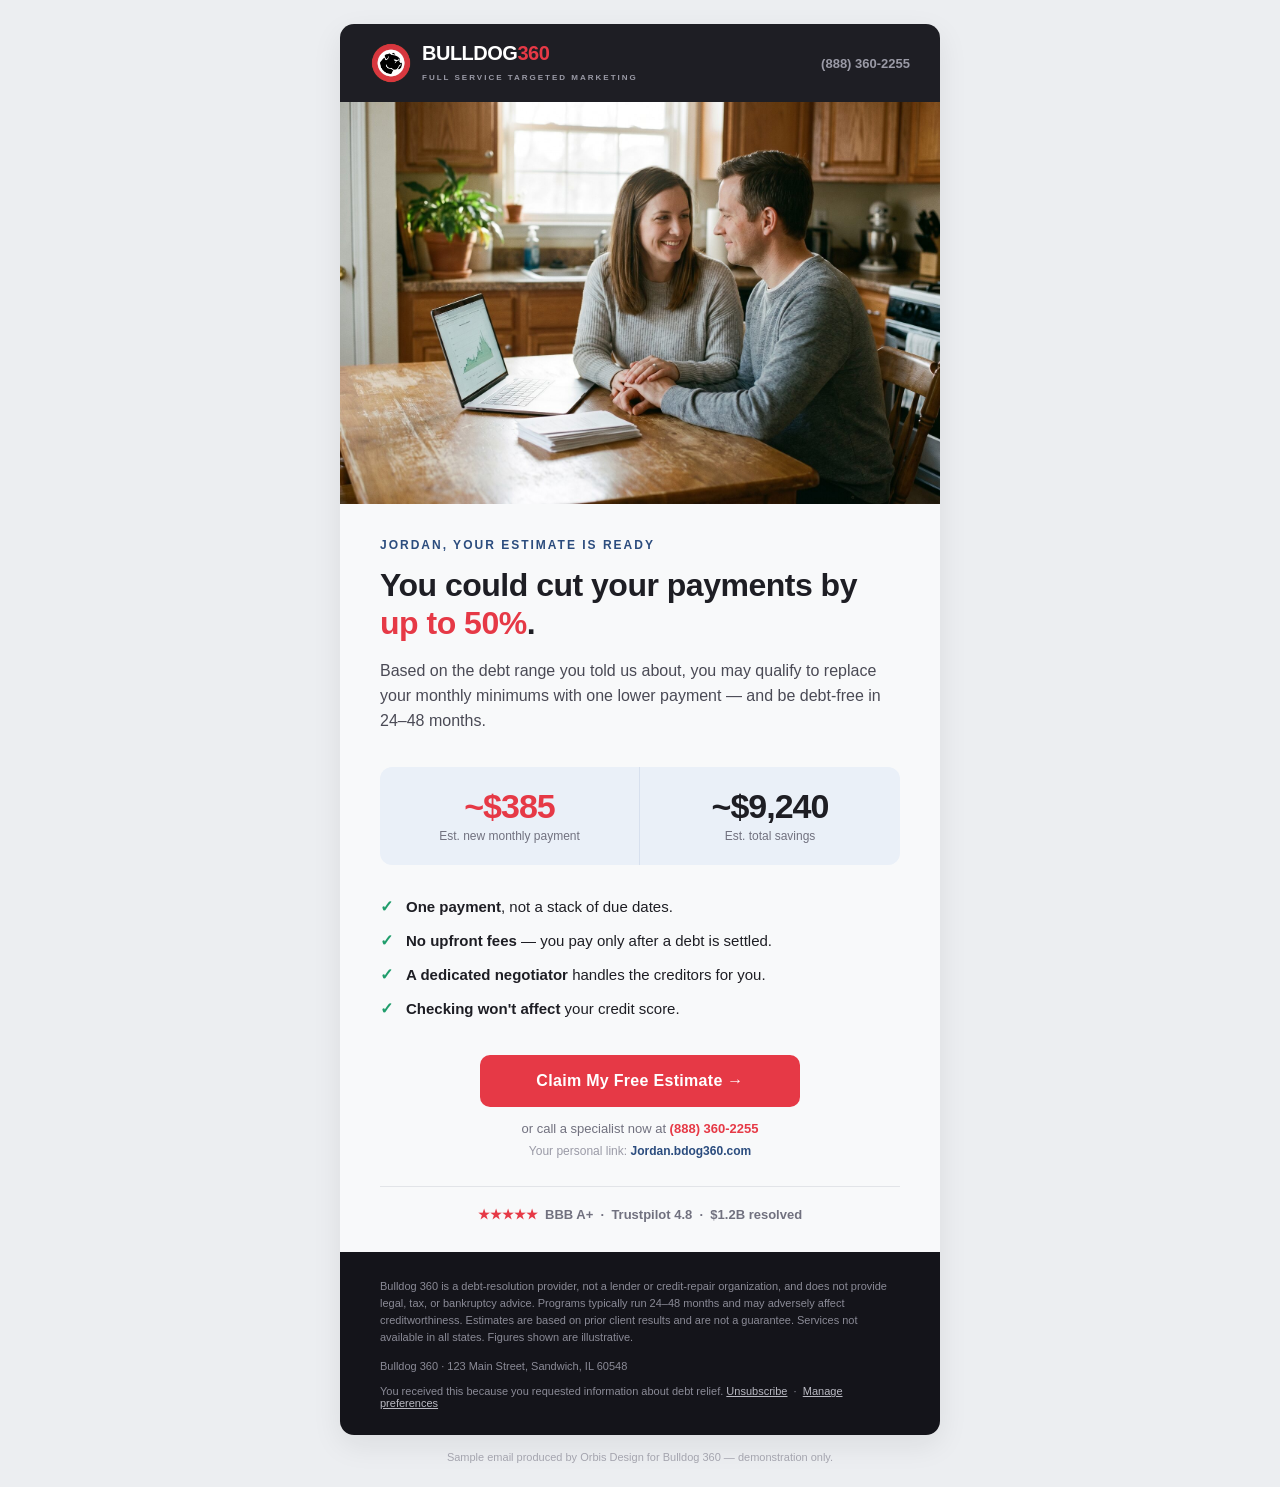
<file: email-sample.html>
<!doctype html>
<!--
  Bulldog 360 — SAMPLE consumer outreach email.
  Table-based, inline-styled, ~600px, built for broad email-client support
  (Outlook/Gmail/Apple Mail). All links, the PURL, and the phone number are
  illustrative placeholders. In production, image src + links must be absolute
  https:// URLs and the unsubscribe link must be live (CAN-SPAM).
-->
<html lang="en" xmlns="http://www.w3.org/1999/xhtml" xmlns:v="urn:schemas-microsoft-com:vml" xmlns:o="urn:schemas-microsoft-com:office:office">
<head>
  <meta charset="utf-8">
  <meta name="viewport" content="width=device-width, initial-scale=1">
  <meta http-equiv="X-UA-Compatible" content="IE=edge">
  <meta name="x-apple-disable-message-reformatting">
  <title>Bulldog 360 — Your savings estimate is ready</title>
  <!--[if mso]>
  <noscript><xml><o:OfficeDocumentSettings><o:PixelsPerInch>96</o:PixelsPerInch></o:OfficeDocumentSettings></xml></noscript>
  <![endif]-->
  <style>
    /* Progressive enhancement only — every critical style is also inlined. */
    @media screen and (max-width: 600px) {
      .container { width: 100% !important; }
      .px { padding-left: 22px !important; padding-right: 22px !important; }
      .stack { display: block !important; width: 100% !important; }
      .h1 { font-size: 26px !important; line-height: 32px !important; }
    }
    a { text-decoration: none; }
  </style>
</head>
<body style="margin:0; padding:0; background-color:#eceef1; -webkit-font-smoothing:antialiased;">

  <!-- Preheader (hidden) -->
  <div style="display:none; max-height:0; overflow:hidden; mso-hide:all; font-size:1px; line-height:1px; color:#eceef1;">
    You could cut your monthly payments by up to 50% — see your free estimate. No upfront fees.&nbsp;&zwnj;&nbsp;&zwnj;&nbsp;&zwnj;&nbsp;&zwnj;&nbsp;&zwnj;&nbsp;&zwnj;&nbsp;&zwnj;&nbsp;&zwnj;&nbsp;&zwnj;&nbsp;&zwnj;
  </div>

  <table role="presentation" width="100%" cellpadding="0" cellspacing="0" border="0" style="background-color:#eceef1;">
    <tr>
      <td align="center" style="padding:24px 12px;">

        <table role="presentation" class="container" width="600" cellpadding="0" cellspacing="0" border="0" style="width:600px; max-width:600px; background-color:#f8f9fa; border-radius:14px; overflow:hidden; box-shadow:0 10px 30px rgba(20,20,26,0.08);">

          <!-- Header bar (onyx) -->
          <tr>
            <td style="background-color:#1e1e24; padding:18px 30px;" class="px">
              <table role="presentation" width="100%" cellpadding="0" cellspacing="0" border="0">
                <tr>
                  <td align="left">
                    <table role="presentation" cellpadding="0" cellspacing="0" border="0"><tr>
                      <td valign="middle" style="padding-right:10px;"><img src="assets/bdog360-mark.png" width="42" height="42" alt="Bulldog 360" style="display:block; border:0;"></td>
                      <td valign="middle" style="font-family:'Montserrat','Arial Black',Arial,sans-serif; font-weight:900; font-size:20px; line-height:1; color:#ffffff; letter-spacing:-0.5px;">
                        BULLDOG<span style="color:#e63946;">360</span><br>
                        <span style="font-family:'Inter',Arial,sans-serif; font-weight:700; font-size:8px; letter-spacing:2px; color:#9a9aa6;">FULL SERVICE TARGETED MARKETING</span>
                      </td>
                    </tr></table>
                  </td>
                  <td align="right" style="font-family:'Inter',Arial,sans-serif; font-size:13px; color:#9a9aa6; font-weight:600;">
                    (888)&nbsp;360-2255
                  </td>
                </tr>
              </table>
            </td>
          </tr>

          <!-- Hero image -->
          <tr>
            <td style="font-size:0; line-height:0;">
              <img src="assets/photos/couple-relief.jpg" width="600" alt="A relieved couple reviewing their finances at home" style="display:block; width:100%; height:auto; border:0;">
            </td>
          </tr>

          <!-- Hero hook -->
          <tr>
            <td class="px" style="padding:34px 40px 8px;">
              <p style="margin:0 0 14px; font-family:'Inter',Arial,sans-serif; font-size:12px; letter-spacing:2px; text-transform:uppercase; color:#2b4c7e; font-weight:700;">Jordan, your estimate is ready</p>
              <h1 class="h1" style="margin:0; font-family:'Montserrat','Arial Black',Arial,sans-serif; font-size:32px; line-height:38px; color:#1e1e24; font-weight:900; letter-spacing:-0.5px;">
                You could cut your payments by <span style="color:#e63946;">up to 50%</span>.
              </h1>
              <p style="margin:16px 0 0; font-family:'Roboto',Arial,sans-serif; font-size:16px; line-height:25px; color:#4a4a55;">
                Based on the debt range you told us about, you may qualify to replace your monthly minimums with one lower payment — and be debt-free in 24–48 months.
              </p>
            </td>
          </tr>

          <!-- Savings stat callout -->
          <tr>
            <td class="px" style="padding:26px 40px 10px;">
              <table role="presentation" width="100%" cellpadding="0" cellspacing="0" border="0" style="background-color:#eaf0f8; border-radius:12px;">
                <tr>
                  <td class="stack" width="50%" align="center" style="padding:22px 10px; border-right:1px solid #d7e0ee;">
                    <div style="font-family:'Montserrat',Arial,sans-serif; font-size:34px; line-height:1; font-weight:900; color:#e63946; letter-spacing:-1px;">~$385</div>
                    <div style="font-family:'Inter',Arial,sans-serif; font-size:12px; color:#71717f; padding-top:6px;">Est. new monthly payment</div>
                  </td>
                  <td class="stack" width="50%" align="center" style="padding:22px 10px;">
                    <div style="font-family:'Montserrat',Arial,sans-serif; font-size:34px; line-height:1; font-weight:900; color:#1e1e24; letter-spacing:-1px;">~$9,240</div>
                    <div style="font-family:'Inter',Arial,sans-serif; font-size:12px; color:#71717f; padding-top:6px;">Est. total savings</div>
                  </td>
                </tr>
              </table>
            </td>
          </tr>

          <!-- WIIFM bullets -->
          <tr>
            <td class="px" style="padding:20px 40px 6px; font-family:'Roboto',Arial,sans-serif; font-size:15px; line-height:24px; color:#1e1e24;">
              <table role="presentation" width="100%" cellpadding="0" cellspacing="0" border="0">
                <tr><td valign="top" width="26" style="font-family:Arial; color:#1f9d6b; font-weight:bold; font-size:16px;">&#10003;</td><td style="padding-bottom:10px;"><strong>One payment</strong>, not a stack of due dates.</td></tr>
                <tr><td valign="top" width="26" style="font-family:Arial; color:#1f9d6b; font-weight:bold; font-size:16px;">&#10003;</td><td style="padding-bottom:10px;"><strong>No upfront fees</strong> — you pay only after a debt is settled.</td></tr>
                <tr><td valign="top" width="26" style="font-family:Arial; color:#1f9d6b; font-weight:bold; font-size:16px;">&#10003;</td><td style="padding-bottom:10px;"><strong>A dedicated negotiator</strong> handles the creditors for you.</td></tr>
                <tr><td valign="top" width="26" style="font-family:Arial; color:#1f9d6b; font-weight:bold; font-size:16px;">&#10003;</td><td><strong>Checking won't affect</strong> your credit score.</td></tr>
              </table>
            </td>
          </tr>

          <!-- Bulletproof CTA button -> PURL -->
          <tr>
            <td align="center" class="px" style="padding:28px 40px 8px;">
              <!--[if mso]>
              <v:roundrect xmlns:v="urn:schemas-microsoft-com:vml" xmlns:w="urn:schemas-microsoft-com:office:word" href="https://Jordan.bdog360.com" style="height:52px;v-text-anchor:middle;width:320px;" arcsize="20%" stroke="f" fillcolor="#e63946">
                <w:anchorlock/>
                <center style="color:#ffffff;font-family:Arial,sans-serif;font-size:16px;font-weight:bold;">Claim My Free Estimate &rarr;</center>
              </v:roundrect>
              <![endif]-->
              <!--[if !mso]><!-->
              <a href="https://Jordan.bdog360.com" style="background-color:#e63946; color:#ffffff; display:inline-block; font-family:'Montserrat',Arial,sans-serif; font-size:16px; font-weight:800; line-height:52px; text-align:center; text-decoration:none; width:320px; max-width:80%; border-radius:10px; letter-spacing:0.3px;">Claim My Free Estimate &rarr;</a>
              <!--<![endif]-->
            </td>
          </tr>
          <tr>
            <td align="center" class="px" style="padding:6px 40px 4px;">
              <p style="margin:0; font-family:'Inter',Arial,sans-serif; font-size:13px; color:#71717f;">
                or call a specialist now at <a href="tel:+18883602255" style="color:#e63946; font-weight:700;">(888) 360-2255</a>
              </p>
              <p style="margin:8px 0 0; font-family:'Inter',Arial,sans-serif; font-size:12px; color:#9a9aa6;">
                Your personal link: <span style="color:#2b4c7e; font-weight:600;">Jordan.bdog360.com</span>
              </p>
            </td>
          </tr>

          <!-- Trust row -->
          <tr>
            <td class="px" style="padding:24px 40px 30px;">
              <table role="presentation" width="100%" cellpadding="0" cellspacing="0" border="0" style="border-top:1px solid #e2e4e8;">
                <tr>
                  <td align="center" style="padding-top:20px; font-family:'Inter',Arial,sans-serif; font-size:13px; color:#71717f; font-weight:600;">
                    <span style="color:#e63946;">&#9733;&#9733;&#9733;&#9733;&#9733;</span>&nbsp; BBB A+ &nbsp;·&nbsp; Trustpilot 4.8 &nbsp;·&nbsp; $1.2B resolved
                  </td>
                </tr>
              </table>
            </td>
          </tr>

          <!-- Footer / compliance -->
          <tr>
            <td style="background-color:#14141a; padding:26px 40px;" class="px">
              <p style="margin:0 0 12px; font-family:'Inter',Arial,sans-serif; font-size:11px; line-height:17px; color:#8a8a96;">
                Bulldog 360 is a debt-resolution provider, not a lender or credit-repair organization, and does not provide legal, tax, or bankruptcy advice. Programs typically run 24–48 months and may adversely affect creditworthiness. Estimates are based on prior client results and are not a guarantee. Services not available in all states. Figures shown are illustrative.
              </p>
              <p style="margin:0 0 10px; font-family:'Inter',Arial,sans-serif; font-size:11px; line-height:17px; color:#8a8a96;">
                Bulldog 360 · 123 Main Street, Sandwich, IL 60548
              </p>
              <p style="margin:0; font-family:'Inter',Arial,sans-serif; font-size:11px; color:#8a8a96;">
                You received this because you requested information about debt relief.
                <a href="#" style="color:#b9b9c2; text-decoration:underline;">Unsubscribe</a> &nbsp;·&nbsp;
                <a href="#" style="color:#b9b9c2; text-decoration:underline;">Manage preferences</a>
              </p>
            </td>
          </tr>

        </table>

        <p style="margin:16px 0 0; font-family:'Inter',Arial,sans-serif; font-size:11px; color:#a4a4ae;">Sample email produced by Orbis Design for Bulldog 360 — demonstration only.</p>

      </td>
    </tr>
  </table>

</body>
</html>
</file>
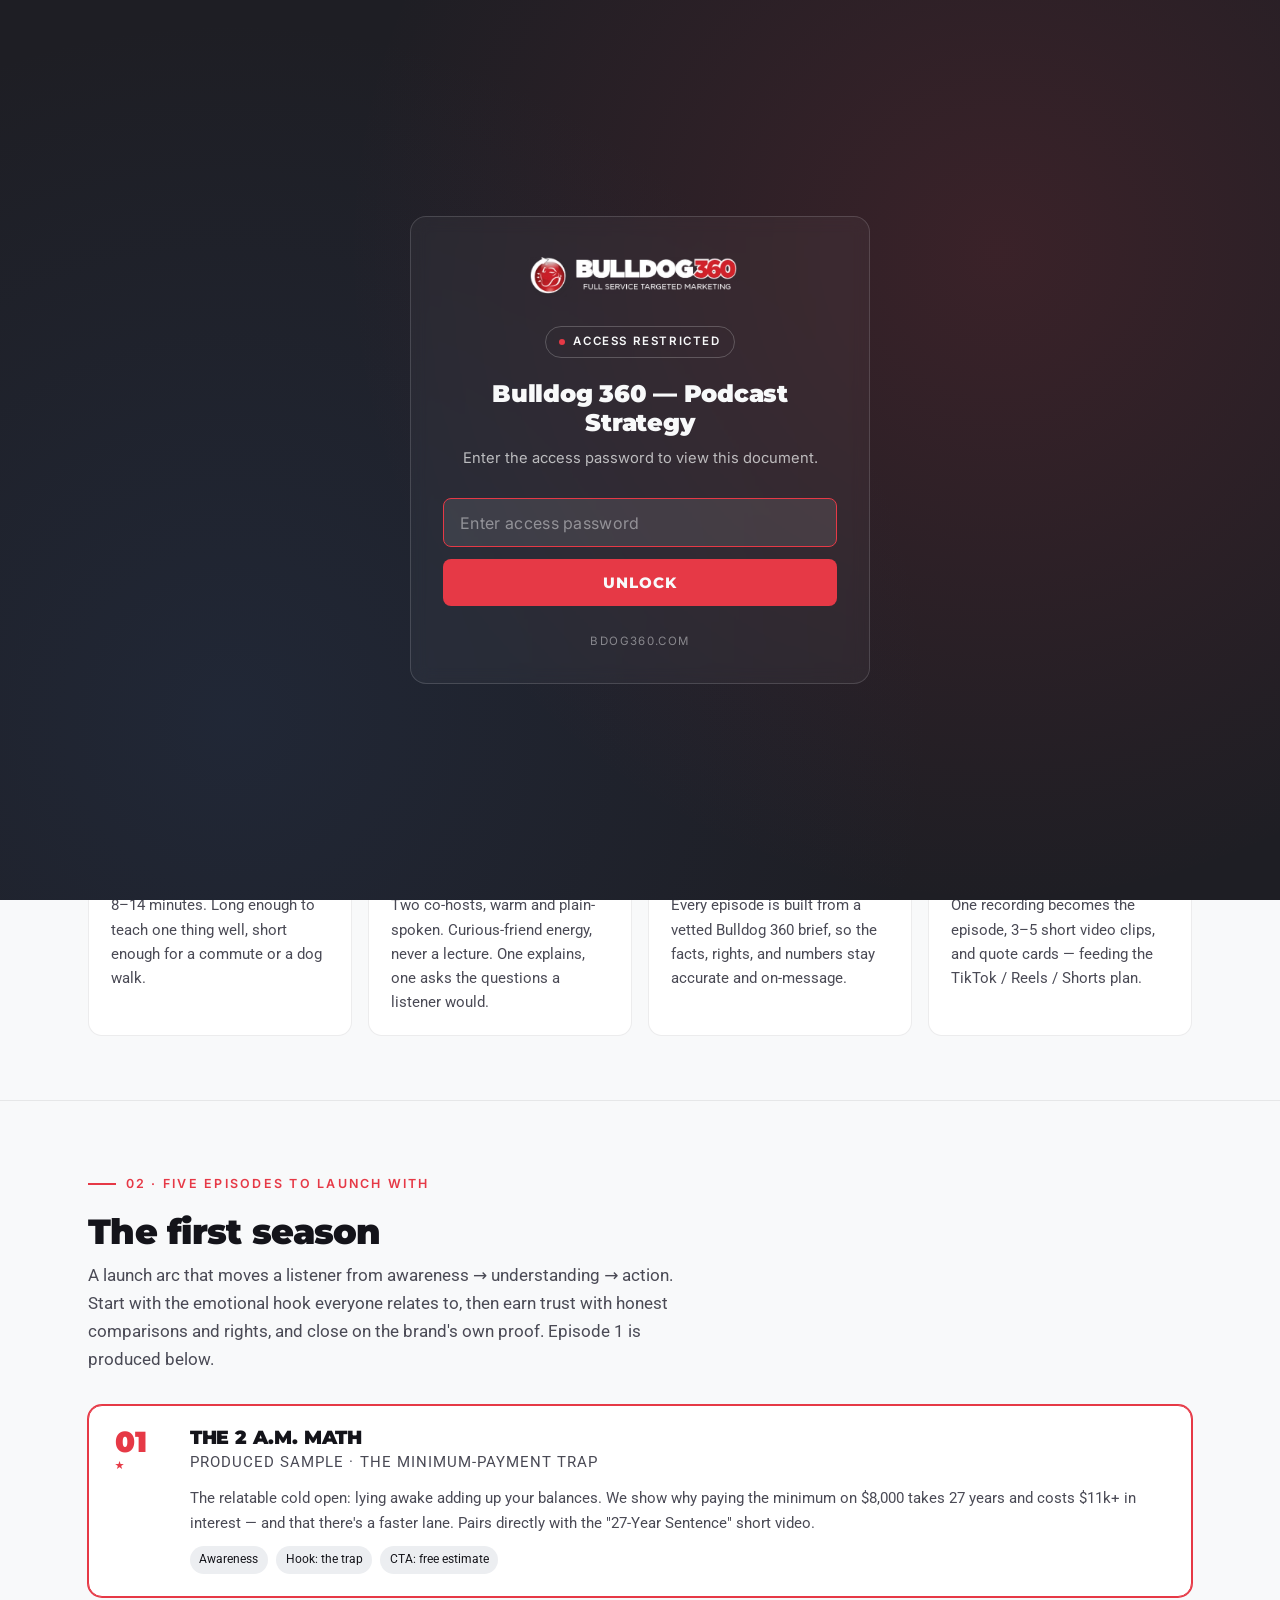
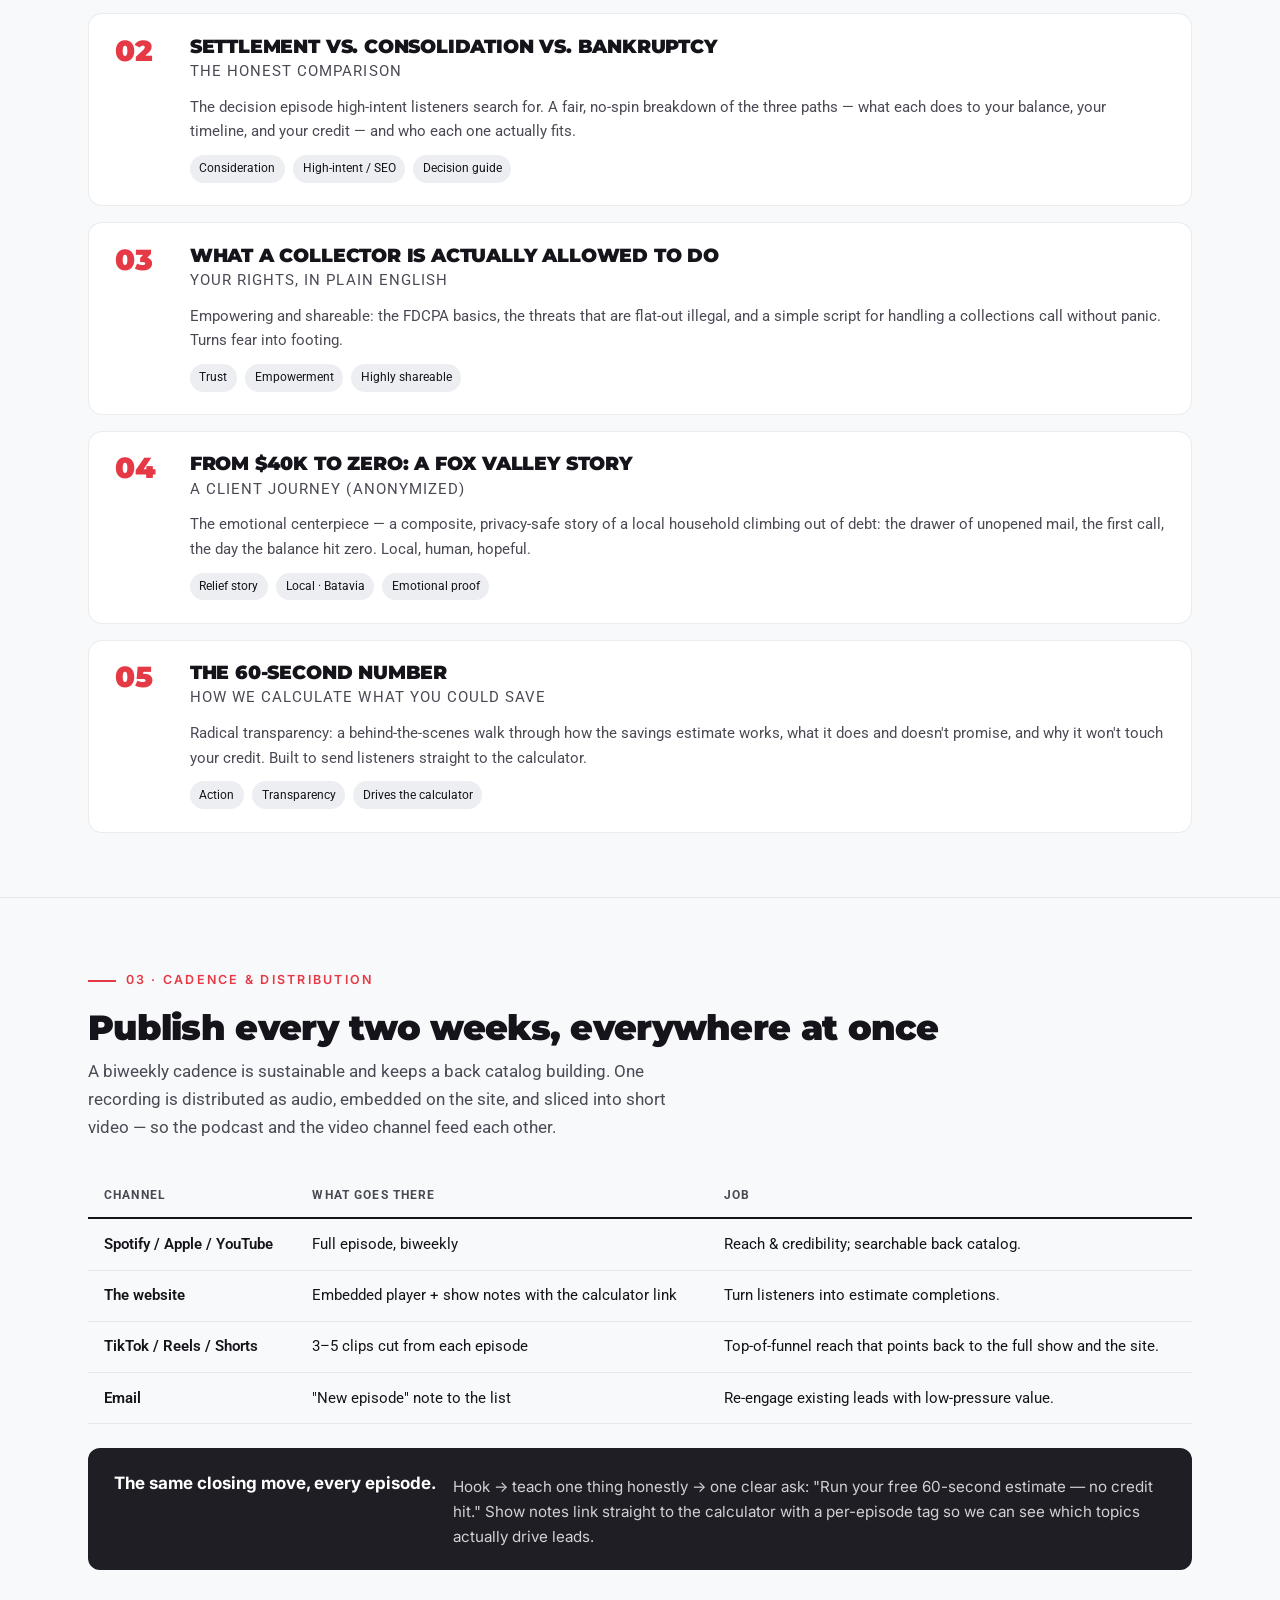
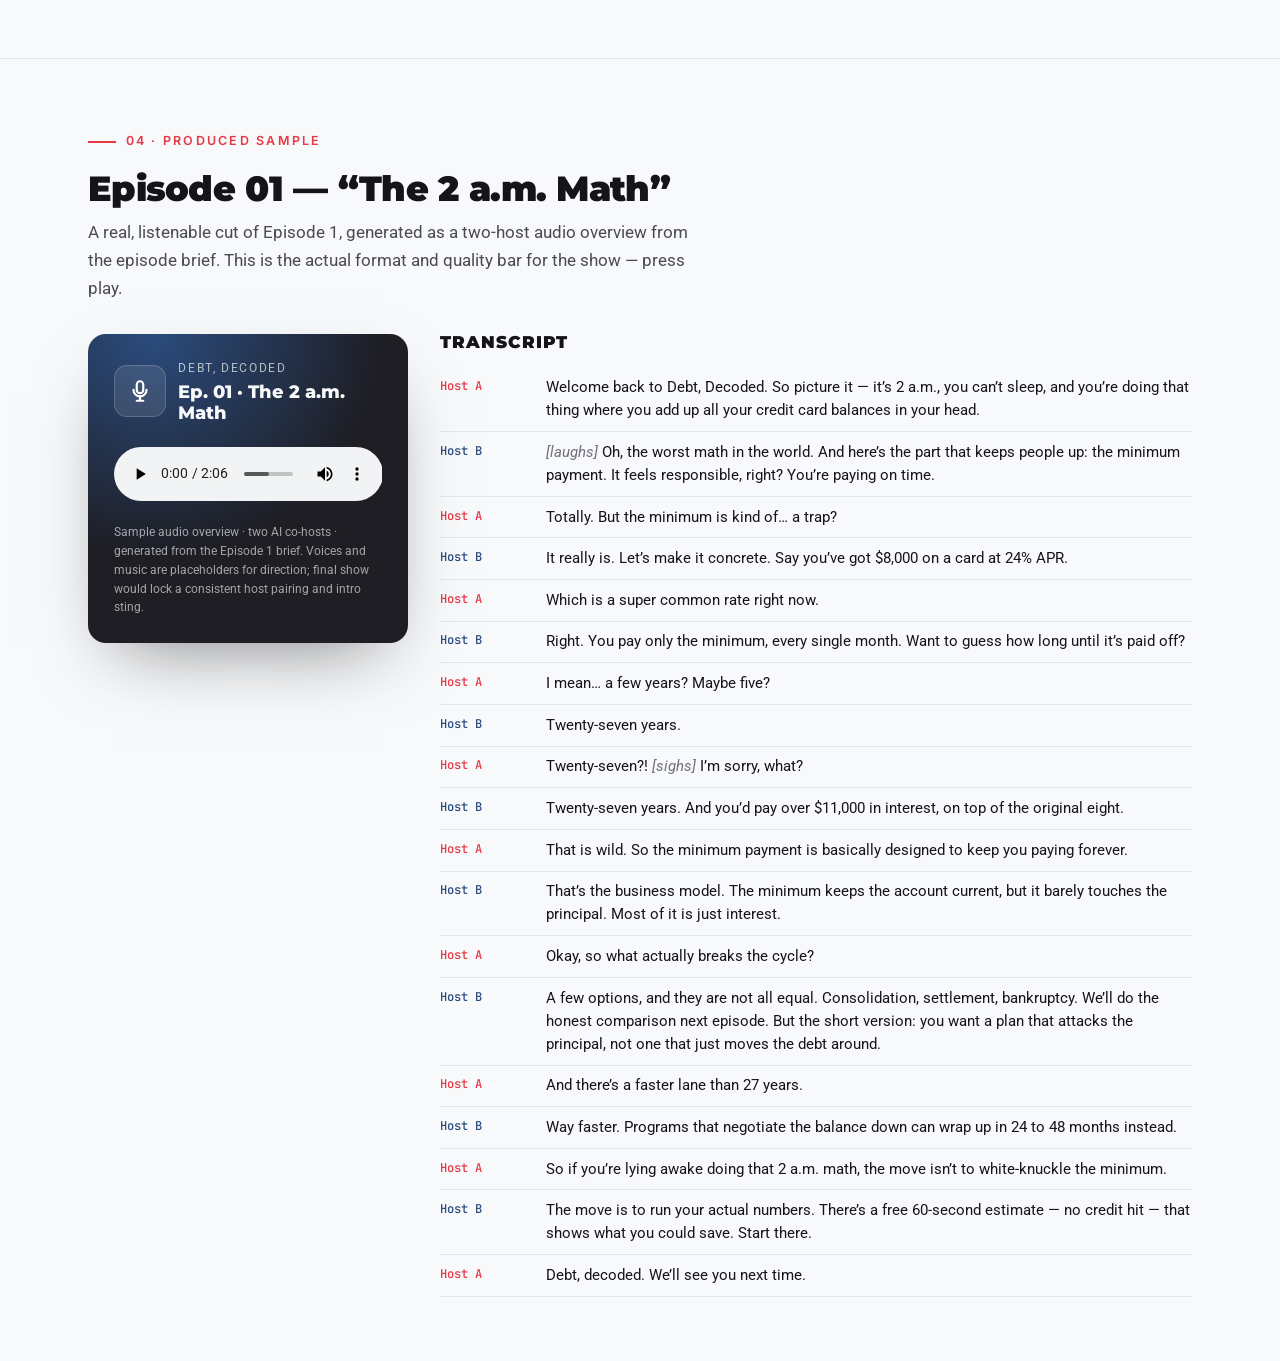
<file: podcast.html>
<!doctype html>
<html lang="en" class="bdog-locked">
<head>
  <meta charset="utf-8">
  <meta name="viewport" content="width=device-width, initial-scale=1">
  <link rel="icon" href="favicon.ico" sizes="any">
  <link rel="icon" type="image/png" href="assets/favicon-32.png" sizes="32x32">
  <link rel="icon" type="image/png" href="assets/favicon-192.png" sizes="192x192">
  <link rel="apple-touch-icon" href="assets/apple-touch-icon.png">
  <title>Bulldog 360 — Podcast Strategy</title>
  <meta name="description" content="Podcast direction for Bulldog 360: five episode ideas, the audio-overview format, distribution, and a produced sample episode.">
  <link rel="preconnect" href="https://fonts.googleapis.com">
  <link rel="preconnect" href="https://fonts.gstatic.com" crossorigin>
  <link rel="stylesheet" href="https://fonts.googleapis.com/css2?family=Inter:wght@400;500;600;700&family=JetBrains+Mono:wght@400;500;700&family=Montserrat:wght@700;800;900&family=Roboto:wght@400;500;700&display=swap">
  <link rel="stylesheet" href="brand-guide.css">
  <link rel="stylesheet" href="budget-proposal.css">
  <link rel="stylesheet" href="gate.css">
  <link rel="stylesheet" href="admin-menu.css">
  <script defer src="gate.js"></script>
  <script defer src="admin-menu.js"></script>

  <style>
    /* ---- podcast strategy (scoped) ---- */
    .pod-hero { padding-block: var(--section-y) clamp(2rem,5vw,3.5rem); }
    .pod-hero h1 { font-size: clamp(2.2rem, 5vw, 3.4rem); letter-spacing: -.03em; margin: 0 0 .6rem; }
    .pod-hero .lede { max-width: 60ch; }

    .pod-section { padding-block: clamp(2.5rem, 5vw, 4rem); border-top: 1px solid var(--hair); }
    .pod-section > .wrap > h2 { font-size: clamp(1.6rem, 3.2vw, 2.2rem); letter-spacing: -.02em; margin: 0 0 .6rem; }
    .pod-section .section-intro { max-width: 62ch; color: var(--ink-soft); margin: 0 0 2rem; }

    .format { display: grid; grid-template-columns: repeat(auto-fit, minmax(220px,1fr)); gap: 1rem; }
    .format__card { border: 1px solid var(--hair); border-radius: 14px; padding: 1.3rem 1.4rem; background: #fff; }
    .format__card h3 { font-size: 1.05rem; margin: 0 0 .45rem; }
    .format__card p { font-size: .92rem; color: var(--ink-soft); margin: 0; }

    /* episode list */
    .eps { display: grid; gap: 1rem; counter-reset: ep; }
    .ep { display: grid; grid-template-columns: 56px 1fr; gap: 1.2rem; border: 1px solid var(--hair); border-radius: 14px; padding: 1.4rem 1.6rem; background: #fff; align-items: start; }
    .ep__no { font-family: var(--f-display); font-weight: 900; font-size: 1.8rem; color: var(--crimson); line-height: 1; }
    .ep__no::before { content: counter(ep, decimal-leading-zero); }
    .ep h3 { font-size: 1.18rem; margin: 0 0 .15rem; letter-spacing: -.01em; }
    .ep__sub { font-size: .82rem; color: var(--ink-faint,#71717f); text-transform: uppercase; letter-spacing: .07em; margin: 0 0 .7rem; }
    .ep p { font-size: .93rem; color: var(--ink-soft); margin: 0 0 .7rem; }
    .ep__meta { display: flex; flex-wrap: wrap; gap: .4rem .5rem; }
    .ep__meta span { font-size: .74rem; padding: .26rem .6rem; border-radius: 99px; background: var(--pearl-2); color: var(--ink); }
    .ep--featured { border-color: var(--crimson); box-shadow: 0 0 0 1px var(--crimson); }
    .ep--featured .ep__no::after { content: "★"; display:block; font-size: .7rem; color: var(--crimson); margin-top: .2rem; }

    .cadence { width: 100%; border-collapse: collapse; }
    .cadence th, .cadence td { text-align: left; padding: .8rem 1rem; border-bottom: 1px solid var(--hair); font-size: .93rem; vertical-align: top; }
    .cadence thead th { font-size: .72rem; text-transform: uppercase; letter-spacing: .1em; color: var(--ink-soft); border-bottom: 2px solid var(--ink); }
    .cadence td:first-child { font-weight: 600; white-space: nowrap; }

    .callout { margin-top: 1.5rem; padding: 1.3rem 1.6rem; border-radius: 12px; background: var(--onyx); color: var(--pearl); }
    .callout b { color: #fff; }
    .callout p { margin: .3rem 0 0; color: rgba(248,249,250,.82); font-size: .95rem; }

    /* sample player + transcript */
    .sample { display: grid; grid-template-columns: 320px 1fr; gap: 2rem; align-items: start; }
    .player {
      border-radius: 18px; padding: 1.6rem; color: var(--pearl);
      background: radial-gradient(120% 120% at 20% 0%, var(--indigo) 0%, var(--onyx) 60%);
      box-shadow: var(--shadow-pop, 0 30px 70px -30px rgba(20,20,26,.55)); position: sticky; top: 1.5rem;
    }
    .player__art { display: flex; align-items: center; gap: .8rem; margin-bottom: 1.1rem; }
    .player__mark {
      width: 52px; height: 52px; border-radius: 13px; flex: none; display: grid; place-items: center;
      background: rgba(255,255,255,.1); border: 1px solid rgba(255,255,255,.18); color: #fff;
    }
    .player__mark svg { width: 26px; height: 26px; }
    .player__show { font-size: .72rem; letter-spacing: .14em; text-transform: uppercase; color: rgba(248,249,250,.7); }
    .player__title { font-family: var(--f-display); font-weight: 800; font-size: 1.1rem; line-height: 1.2; margin-top: .15rem; }
    .player audio { width: 100%; margin-top: .4rem; }
    .player__note { font-size: .78rem; color: rgba(248,249,250,.62); margin: .9rem 0 0; line-height: 1.5; }

    .transcript h3 { font-size: 1.05rem; margin: 0 0 1rem; }
    .turn { display: grid; grid-template-columns: 92px 1fr; gap: .9rem; padding: .55rem 0; border-bottom: 1px solid var(--hair); }
    .turn__who { font-family: var(--f-mono); font-size: .76rem; font-weight: 500; }
    .turn__who.a { color: var(--crimson); }
    .turn__who.b { color: var(--indigo); }
    .turn__line { font-size: .93rem; color: var(--ink); margin: 0; line-height: 1.55; }
    .turn__line em { color: var(--ink-faint,#71717f); font-style: italic; }

    @media (max-width: 760px) {
      .sample { grid-template-columns: 1fr; }
      .player { position: static; }
      .ep { grid-template-columns: 1fr; }
      .ep__no { font-size: 1.4rem; }
      .turn { grid-template-columns: 1fr; gap: .15rem; }
    }
  </style>
</head>
<body>

  <!-- Page gate (hidden by gate.css once unlocked) -->
  <div class="bdog-gate" role="dialog" aria-modal="true" aria-labelledby="bdogGateTitle">
    <div class="bdog-gate__card">
      <picture>
        <source srcset="assets/bdog360-logo.avif" type="image/avif">
        <img src="assets/bdog360-logo.png" alt="Bulldog 360" class="bdog-gate__logo">
      </picture>
      <span class="bdog-gate__pill">Access Restricted</span>
      <h1 class="bdog-gate__title" id="bdogGateTitle">Bulldog 360 — Podcast Strategy</h1>
      <p class="bdog-gate__sub">Enter the access password to view this document.</p>
      <form id="bdogGateForm" class="bdog-gate__form" novalidate>
        <input id="bdogGateInput" class="bdog-gate__input" type="password" placeholder="Enter access password"
               autocomplete="off" autocapitalize="off" autocorrect="off" spellcheck="false" required>
        <button id="bdogGateBtn" type="submit" class="bdog-gate__btn">Unlock</button>
      </form>
      <p id="bdogGateErr" class="bdog-gate__err" hidden>Wrong password — try again.</p>
      <p class="bdog-gate__foot">bdog360.com</p>
    </div>
  </div>

  <!-- ===== HERO ===== -->
  <header class="pod-hero">
    <div class="wrap">
      <p class="eyebrow">Channel Plan · Audio</p>
      <h1>A podcast that turns "I'm scared to look" into "let me run my numbers."</h1>
      <p class="lede">Debt is a topic people research in private, late at night, in their own headphones — which is exactly where a podcast lives. <strong>Debt, Decoded</strong> is a short, plain-English show that builds trust at scale, feeds the short-form video machine with clips, and sends warm listeners to the savings calculator. Below: the format, five episodes to launch with, how it distributes, and a fully produced sample.</p>
    </div>
  </header>

  <!-- ===== 01 · FORMAT ===== -->
  <section class="pod-section">
    <div class="wrap">
      <p class="eyebrow">01 · The format</p>
      <h2>Two voices, one topic, twelve minutes</h2>
      <p class="section-intro">Each episode is a tight, conversational "audio overview" — two friendly co-hosts unpacking a single debt topic from a Bulldog 360 source brief. No celebrity guests to book, no studio day required: we write the brief, the hosts handle the back-and-forth, and we publish. It's the fastest credible way to stand up a real show.</p>
      <div class="format">
        <div class="format__card"><h3>Length</h3><p>8–14 minutes. Long enough to teach one thing well, short enough for a commute or a dog walk.</p></div>
        <div class="format__card"><h3>Tone</h3><p>Two co-hosts, warm and plain-spoken. Curious-friend energy, never a lecture. One explains, one asks the questions a listener would.</p></div>
        <div class="format__card"><h3>Source-driven</h3><p>Every episode is built from a vetted Bulldog 360 brief, so the facts, rights, and numbers stay accurate and on-message.</p></div>
        <div class="format__card"><h3>Repurposable</h3><p>One recording becomes the episode, 3–5 short video clips, and quote cards — feeding the TikTok / Reels / Shorts plan.</p></div>
      </div>
    </div>
  </section>

  <!-- ===== 02 · EPISODES ===== -->
  <section class="pod-section">
    <div class="wrap">
      <p class="eyebrow">02 · Five episodes to launch with</p>
      <h2>The first season</h2>
      <p class="section-intro">A launch arc that moves a listener from awareness → understanding → action. Start with the emotional hook everyone relates to, then earn trust with honest comparisons and rights, and close on the brand's own proof. Episode 1 is produced below.</p>

      <div class="eps">
        <article class="ep ep--featured">
          <div class="ep__no" style="counter-increment:ep;"></div>
          <div>
            <h3>The 2 a.m. Math</h3>
            <p class="ep__sub">Produced sample · the minimum-payment trap</p>
            <p>The relatable cold open: lying awake adding up your balances. We show why paying the minimum on $8,000 takes 27 years and costs $11k+ in interest — and that there's a faster lane. Pairs directly with the "27-Year Sentence" short video.</p>
            <div class="ep__meta"><span>Awareness</span><span>Hook: the trap</span><span>CTA: free estimate</span></div>
          </div>
        </article>

        <article class="ep">
          <div class="ep__no" style="counter-increment:ep;"></div>
          <div>
            <h3>Settlement vs. Consolidation vs. Bankruptcy</h3>
            <p class="ep__sub">The honest comparison</p>
            <p>The decision episode high-intent listeners search for. A fair, no-spin breakdown of the three paths — what each does to your balance, your timeline, and your credit — and who each one actually fits.</p>
            <div class="ep__meta"><span>Consideration</span><span>High-intent / SEO</span><span>Decision guide</span></div>
          </div>
        </article>

        <article class="ep">
          <div class="ep__no" style="counter-increment:ep;"></div>
          <div>
            <h3>What a Collector Is Actually Allowed to Do</h3>
            <p class="ep__sub">Your rights, in plain English</p>
            <p>Empowering and shareable: the FDCPA basics, the threats that are flat-out illegal, and a simple script for handling a collections call without panic. Turns fear into footing.</p>
            <div class="ep__meta"><span>Trust</span><span>Empowerment</span><span>Highly shareable</span></div>
          </div>
        </article>

        <article class="ep">
          <div class="ep__no" style="counter-increment:ep;"></div>
          <div>
            <h3>From $40k to Zero: A Fox Valley Story</h3>
            <p class="ep__sub">A client journey (anonymized)</p>
            <p>The emotional centerpiece — a composite, privacy-safe story of a local household climbing out of debt: the drawer of unopened mail, the first call, the day the balance hit zero. Local, human, hopeful.</p>
            <div class="ep__meta"><span>Relief story</span><span>Local · Batavia</span><span>Emotional proof</span></div>
          </div>
        </article>

        <article class="ep">
          <div class="ep__no" style="counter-increment:ep;"></div>
          <div>
            <h3>The 60-Second Number</h3>
            <p class="ep__sub">How we calculate what you could save</p>
            <p>Radical transparency: a behind-the-scenes walk through how the savings estimate works, what it does and doesn't promise, and why it won't touch your credit. Built to send listeners straight to the calculator.</p>
            <div class="ep__meta"><span>Action</span><span>Transparency</span><span>Drives the calculator</span></div>
          </div>
        </article>
      </div>
    </div>
  </section>

  <!-- ===== 03 · CADENCE & DISTRIBUTION ===== -->
  <section class="pod-section">
    <div class="wrap">
      <p class="eyebrow">03 · Cadence &amp; distribution</p>
      <h2>Publish every two weeks, everywhere at once</h2>
      <p class="section-intro">A biweekly cadence is sustainable and keeps a back catalog building. One recording is distributed as audio, embedded on the site, and sliced into short video — so the podcast and the video channel feed each other.</p>
      <table class="cadence">
        <thead><tr><th>Channel</th><th>What goes there</th><th>Job</th></tr></thead>
        <tbody>
          <tr><td>Spotify / Apple / YouTube</td><td>Full episode, biweekly</td><td>Reach &amp; credibility; searchable back catalog.</td></tr>
          <tr><td>The website</td><td>Embedded player + show notes with the calculator link</td><td>Turn listeners into estimate completions.</td></tr>
          <tr><td>TikTok / Reels / Shorts</td><td>3–5 clips cut from each episode</td><td>Top-of-funnel reach that points back to the full show and the site.</td></tr>
          <tr><td>Email</td><td>"New episode" note to the list</td><td>Re-engage existing leads with low-pressure value.</td></tr>
        </tbody>
      </table>
      <div class="callout">
        <b>The same closing move, every episode.</b>
        <p>Hook → teach one thing honestly → one clear ask: "Run your free 60-second estimate — no credit hit." Show notes link straight to the calculator with a per-episode tag so we can see which topics actually drive leads.</p>
      </div>
    </div>
  </section>

  <!-- ===== 04 · SAMPLE EPISODE ===== -->
  <section class="pod-section">
    <div class="wrap">
      <p class="eyebrow">04 · Produced sample</p>
      <h2>Episode 01 — “The 2 a.m. Math”</h2>
      <p class="section-intro">A real, listenable cut of Episode 1, generated as a two-host audio overview from the episode brief. This is the actual format and quality bar for the show — press play.</p>

      <div class="sample">
        <div class="player">
          <div class="player__art">
            <span class="player__mark">
              <svg viewBox="0 0 24 24" aria-hidden="true" fill="none" stroke="currentColor" stroke-width="2" stroke-linecap="round" stroke-linejoin="round"><rect x="9" y="3" width="6" height="11" rx="3"/><path d="M6 11a6 6 0 0 0 12 0"/><path d="M12 17v4M9 21h6"/></svg>
            </span>
            <div>
              <div class="player__show">Debt, Decoded</div>
              <div class="player__title">Ep. 01 · The 2 a.m. Math</div>
            </div>
          </div>
          <audio controls preload="metadata" src="assets/audio/debt-decoded-ep01.mp3">
            Your browser doesn’t support audio playback.
          </audio>
          <p class="player__note">Sample audio overview · two AI co-hosts · generated from the Episode 1 brief. Voices and music are placeholders for direction; final show would lock a consistent host pairing and intro sting.</p>
        </div>

        <div class="transcript">
          <h3>Transcript</h3>
          <div class="turn"><span class="turn__who a">Host A</span><p class="turn__line">Welcome back to Debt, Decoded. So picture it — it’s 2 a.m., you can’t sleep, and you’re doing that thing where you add up all your credit card balances in your head.</p></div>
          <div class="turn"><span class="turn__who b">Host B</span><p class="turn__line"><em>[laughs]</em> Oh, the worst math in the world. And here’s the part that keeps people up: the minimum payment. It feels responsible, right? You’re paying on time.</p></div>
          <div class="turn"><span class="turn__who a">Host A</span><p class="turn__line">Totally. But the minimum is kind of… a trap?</p></div>
          <div class="turn"><span class="turn__who b">Host B</span><p class="turn__line">It really is. Let’s make it concrete. Say you’ve got $8,000 on a card at 24% APR.</p></div>
          <div class="turn"><span class="turn__who a">Host A</span><p class="turn__line">Which is a super common rate right now.</p></div>
          <div class="turn"><span class="turn__who b">Host B</span><p class="turn__line">Right. You pay only the minimum, every single month. Want to guess how long until it’s paid off?</p></div>
          <div class="turn"><span class="turn__who a">Host A</span><p class="turn__line">I mean… a few years? Maybe five?</p></div>
          <div class="turn"><span class="turn__who b">Host B</span><p class="turn__line">Twenty-seven years.</p></div>
          <div class="turn"><span class="turn__who a">Host A</span><p class="turn__line">Twenty-seven?! <em>[sighs]</em> I’m sorry, what?</p></div>
          <div class="turn"><span class="turn__who b">Host B</span><p class="turn__line">Twenty-seven years. And you’d pay over $11,000 in interest, on top of the original eight.</p></div>
          <div class="turn"><span class="turn__who a">Host A</span><p class="turn__line">That is wild. So the minimum payment is basically designed to keep you paying forever.</p></div>
          <div class="turn"><span class="turn__who b">Host B</span><p class="turn__line">That’s the business model. The minimum keeps the account current, but it barely touches the principal. Most of it is just interest.</p></div>
          <div class="turn"><span class="turn__who a">Host A</span><p class="turn__line">Okay, so what actually breaks the cycle?</p></div>
          <div class="turn"><span class="turn__who b">Host B</span><p class="turn__line">A few options, and they are not all equal. Consolidation, settlement, bankruptcy. We’ll do the honest comparison next episode. But the short version: you want a plan that attacks the principal, not one that just moves the debt around.</p></div>
          <div class="turn"><span class="turn__who a">Host A</span><p class="turn__line">And there’s a faster lane than 27 years.</p></div>
          <div class="turn"><span class="turn__who b">Host B</span><p class="turn__line">Way faster. Programs that negotiate the balance down can wrap up in 24 to 48 months instead.</p></div>
          <div class="turn"><span class="turn__who a">Host A</span><p class="turn__line">So if you’re lying awake doing that 2 a.m. math, the move isn’t to white-knuckle the minimum.</p></div>
          <div class="turn"><span class="turn__who b">Host B</span><p class="turn__line">The move is to run your actual numbers. There’s a free 60-second estimate — no credit hit — that shows what you could save. Start there.</p></div>
          <div class="turn"><span class="turn__who a">Host A</span><p class="turn__line">Debt, decoded. We’ll see you next time.</p></div>
        </div>
      </div>
    </div>
  </section>

</body>
</html>
</file>
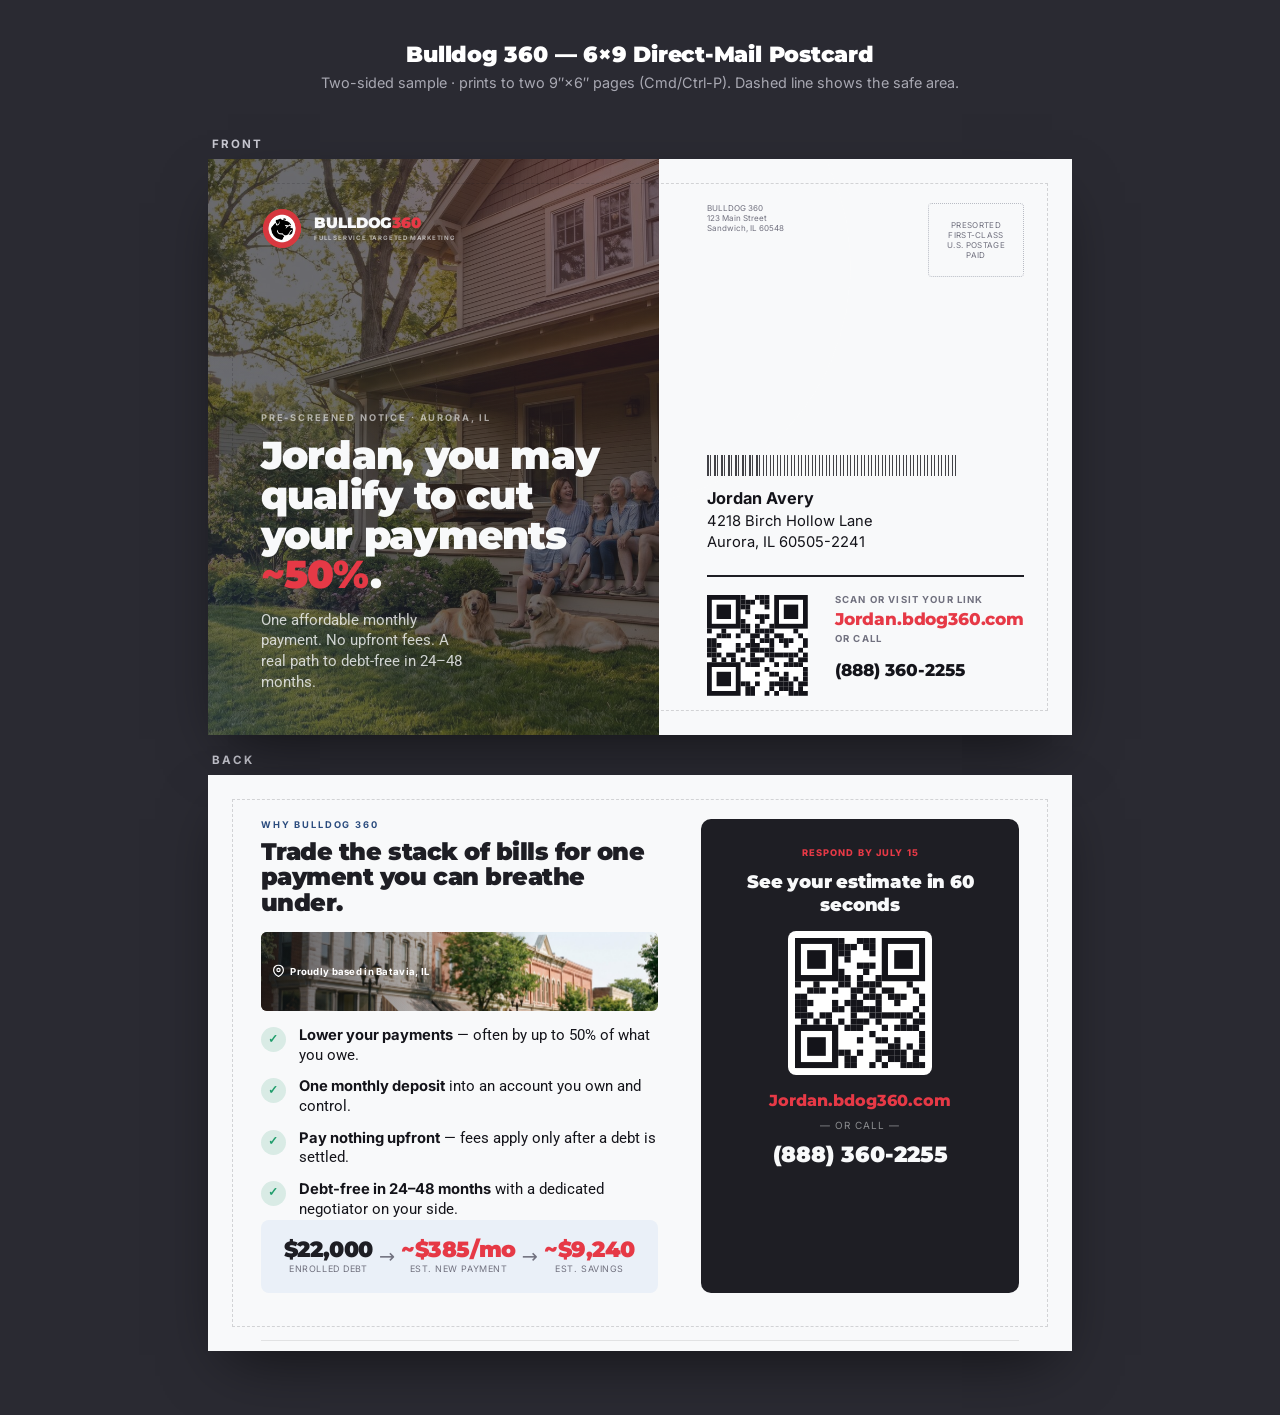
<file: postcard-sample.html>
<!doctype html>
<!--
  Bulldog 360 — SAMPLE oversized 6x9 direct-mail postcard (two-sided).
  Print-ready: @page is set to 9in x 6in landscape; the two faces print as
  two pages. On screen they render as labeled, scaled previews.
  Per brand guide §4.1: Tenacious Crimson is reserved for response triggers
  (phone, PURL, deadline); >=35% whitespace; PURL + QR response mechanism.
  QR is a stylized placeholder. All contact details are illustrative.
-->
<html lang="en">
<head>
  <meta charset="utf-8">
  <meta name="viewport" content="width=device-width, initial-scale=1">
  <link rel="icon" href="favicon.ico" sizes="any">
  <title>Bulldog 360 — 6×9 Postcard Sample</title>
  <link rel="preconnect" href="https://fonts.googleapis.com">
  <link rel="preconnect" href="https://fonts.gstatic.com" crossorigin>
  <link rel="stylesheet" href="https://fonts.googleapis.com/css2?family=Inter:wght@400;500;600;700&family=Montserrat:wght@700;800;900&family=Roboto:wght@400;500;700&display=swap">
  <style>
    :root {
      --crimson: #e63946;
      --crimson-deep: #c01f2c;
      --onyx: #1e1e24;
      --onyx-3: #14141a;
      --indigo: #2b4c7e;
      --pearl: #f8f9fa;
      --ink: #14141a;
      --ink-soft: #4a4a55;
      --ink-faint: #71717f;
      --f-display: "Montserrat", system-ui, sans-serif;
      --f-ui: "Inter", system-ui, sans-serif;
      --f-body: "Roboto", system-ui, sans-serif;
    }
    * { box-sizing: border-box; }
    body {
      margin: 0;
      background: #2a2a32;
      font-family: var(--f-body);
      color: var(--ink);
      padding: 40px 16px 64px;
    }
    .screen-head {
      max-width: 9in; margin: 0 auto 28px; color: #d7d7df; text-align: center;
      font-family: var(--f-ui);
    }
    .screen-head h1 { font-family: var(--f-display); font-weight: 900; color: #fff; font-size: 1.4rem; margin: 0 0 .4rem; letter-spacing: -.01em; }
    .screen-head p { margin: 0; font-size: .9rem; color: #a8a8b2; }
    .face-label {
      max-width: 9in; margin: 0 auto; color: #c7c7d0; font-family: var(--f-ui);
      font-size: .72rem; letter-spacing: .18em; text-transform: uppercase; font-weight: 700;
      padding: 18px 4px 8px;
    }

    /* ===== The postcard face ===== */
    .postcard {
      width: 9in; height: 6in;
      margin: 0 auto;
      background: var(--pearl);
      position: relative;
      overflow: hidden;
      box-shadow: 0 24px 60px -20px rgba(0,0,0,.6);
    }
    /* screen-only safe-area guide */
    .safe {
      position: absolute; inset: 0.25in;
      border: 1px dashed rgba(20,20,26,.16);
      pointer-events: none;
      z-index: 5;
    }

    /* brand lockup */
    .brand { display: inline-flex; align-items: center; gap: .12in; text-decoration: none; }
    .brand__mark { height: .44in; width: auto; flex: none; }
    .brand__wm { display: flex; flex-direction: column; gap: .04in; }
    .brand__name { font-family: var(--f-display); font-weight: 900; font-size: .95rem; line-height: .9; color: var(--pearl); letter-spacing: -.01em; }
    .brand__name .x { color: var(--crimson); }
    .brand__tag { font-family: var(--f-ui); font-weight: 700; font-size: .38rem; letter-spacing: .13em; color: rgba(248,249,250,.62); text-transform: uppercase; }

    /* ---------- FRONT ---------- */
    .front { display: grid; grid-template-columns: 1.35fr 1fr; }
    .front__photo { position: absolute; inset: 0; width: 100%; height: 100%; object-fit: cover; opacity: .34; z-index: 0; }
    .front__brand { margin-bottom: auto; position: relative; z-index: 1; }
    .front__kicker, .front__hook, .front__sub { position: relative; z-index: 1; }
    .front__left {
      position: relative;
      background:
        radial-gradient(120% 130% at 85% 0%, rgba(230,57,70,.22), transparent 50%),
        radial-gradient(120% 120% at 0% 100%, rgba(43,76,126,.5), transparent 55%),
        var(--onyx);
      color: var(--pearl);
      padding: 0.5in 0.45in 0.45in 0.55in;
      display: flex; flex-direction: column;
    }
    .front__left::before {
      content:""; position:absolute; width:5in; height:5in; right:-2in; top:-1.4in;
      border-radius:50%; border:1.5px solid rgba(248,249,250,.08);
    }
    .front__logo { height: 0.34in; width: auto; margin-bottom: auto; position: relative; }
    .front__kicker { font-family: var(--f-ui); font-size: .58rem; letter-spacing: .2em; text-transform: uppercase; color: rgba(248,249,250,.6); font-weight: 700; margin: .3in 0 .12in; position: relative; }
    .front__hook {
      font-family: var(--f-display); font-weight: 900; color: var(--pearl);
      font-size: 2.45rem; line-height: 1.02; letter-spacing: -.02em; margin: 0; position: relative;
    }
    .front__hook .accent { color: var(--crimson); }
    .front__sub { font-family: var(--f-body); font-size: .92rem; line-height: 1.4; color: rgba(248,249,250,.8); margin: .16in 0 0; max-width: 26ch; position: relative; }

    .front__right { padding: 0.45in 0.5in 0.4in; display: flex; flex-direction: column; }
    /* mailing/address zone */
    .indicia { display: flex; justify-content: space-between; align-items: flex-start; }
    .stamp {
      width: 1.0in; height: 0.78in; border: 1px dotted #b9bcc4; border-radius: 4px;
      display: flex; align-items: center; justify-content: center; text-align: center;
      font-family: var(--f-ui); font-size: .5rem; line-height: 1.25; color: var(--ink-faint);
      text-transform: uppercase; letter-spacing: .04em;
    }
    .addr { margin-top: auto; font-family: var(--f-ui); color: var(--ink); }
    .addr .barcode { height: .22in; width: 2.6in; margin-bottom: .12in;
      background: repeating-linear-gradient(90deg, var(--ink) 0 1.5px, transparent 1.5px 3px, var(--ink) 3px 4px, transparent 4px 7px); opacity:.8; }
    .addr p { margin: 0; font-size: .92rem; line-height: 1.45; }
    .addr .name { font-weight: 700; font-size: 1.02rem; }
    .respond {
      margin-top: .22in; padding-top: .18in; border-top: 2px solid var(--onyx);
      display: flex; align-items: center; gap: .28in;
    }
    .respond__txt { font-family: var(--f-ui); }
    .respond__txt .lbl { font-size: .6rem; letter-spacing: .12em; text-transform: uppercase; color: var(--ink-faint); font-weight: 700; }
    .respond__txt .purl { font-family: var(--f-display); font-weight: 800; font-size: 1.04rem; color: var(--crimson); letter-spacing: -.01em; margin: .04in 0; }
    .respond__txt .phone { font-family: var(--f-display); font-weight: 800; font-size: 1.04rem; color: var(--ink); }
    .qr { width: 1.05in; height: 1.05in; flex: none; }

    /* ---------- BACK ---------- */
    .back { padding: 0.45in 0.55in; display: grid; grid-template-columns: 1.25fr 1fr; gap: 0.45in; }
    .back__main { display: flex; flex-direction: column; }
    .back__kicker { font-family: var(--f-ui); font-size: .58rem; letter-spacing: .2em; text-transform: uppercase; color: var(--indigo); font-weight: 700; margin: 0 0 .1in; }
    .back__title { font-family: var(--f-display); font-weight: 900; font-size: 1.5rem; letter-spacing: -.02em; color: var(--onyx); margin: 0 0 .18in; line-height: 1.05; }
    .pc-local { position: relative; border-radius: 6px; overflow: hidden; height: .82in; margin: 0 0 .16in; }
    .pc-local img { width: 100%; height: 100%; object-fit: cover; display: block; }
    .pc-local::after { content: ""; position: absolute; inset: 0; background: linear-gradient(90deg, rgba(20,20,26,.72), transparent 70%); }
    .pc-local span { position: absolute; left: .12in; top: 50%; transform: translateY(-50%); z-index: 1; font-family: var(--f-ui); font-weight: 700; font-size: .6rem; color: #fff; letter-spacing: .03em; display: inline-flex; align-items: center; gap: 5px; }
    .pc-local span svg { width: 13px; height: 13px; }
    .wiifm { list-style: none; margin: 0; padding: 0; display: grid; gap: .12in; }
    .wiifm li { display: flex; gap: .14in; align-items: flex-start; font-family: var(--f-body); font-size: .92rem; line-height: 1.35; color: var(--ink); }
    .wiifm .tick { flex: none; width: .26in; height: .26in; border-radius: 50%; background: rgba(31,157,107,.14); color: #1f9d6b; display: grid; place-items: center; font-weight: 700; font-size: .72rem; font-family: Arial, sans-serif; margin-top: 1px; }
    .wiifm b { font-family: var(--f-ui); font-weight: 700; }
    .example {
      margin-top: auto; background: #eaf0f8; border-radius: 8px; padding: .2in .24in;
      display: flex; justify-content: space-between; align-items: center;
    }
    .example .blk { text-align: center; }
    .example .v { font-family: var(--f-display); font-weight: 900; font-size: 1.35rem; letter-spacing: -.02em; color: var(--onyx); line-height: 1; }
    .example .v.cut { color: var(--crimson); }
    .example .k { font-family: var(--f-ui); font-size: .56rem; text-transform: uppercase; letter-spacing: .06em; color: var(--ink-faint); margin-top: 3px; }
    .example .arrow { font-size: 1.2rem; color: var(--ink-faint); }

    .back__cta {
      background: var(--onyx); color: var(--pearl); border-radius: 10px;
      padding: .3in .28in; display: flex; flex-direction: column; align-items: center; text-align: center;
    }
    .back__cta .deadline {
      font-family: var(--f-ui); font-size: .58rem; letter-spacing: .12em; text-transform: uppercase;
      color: var(--crimson); font-weight: 800; margin-bottom: .12in;
    }
    .back__cta .respond-h { font-family: var(--f-display); font-weight: 900; font-size: 1.15rem; color: var(--pearl); margin: 0 0 .16in; letter-spacing: -.01em; }
    .back__cta .qr { width: 1.5in; height: 1.5in; background:#fff; padding:.07in; border-radius:8px; margin-bottom:.16in; }
    .back__cta .purl { font-family: var(--f-display); font-weight: 800; font-size: 1rem; color: var(--crimson); margin: 0; }
    .back__cta .or { font-family: var(--f-ui); font-size: .62rem; color: rgba(248,249,250,.5); text-transform: uppercase; letter-spacing: .1em; margin: .1in 0; }
    .back__cta .phone { font-family: var(--f-display); font-weight: 900; font-size: 1.35rem; color: var(--pearl); margin: 0; }
    .back__fine {
      grid-column: 1 / -1; border-top: 1px solid rgba(20,20,26,.1); padding-top: .12in; margin-top: .04in;
      font-family: var(--f-ui); font-size: .5rem; line-height: 1.4; color: var(--ink-faint);
    }
    .back__bre { font-family: var(--f-ui); font-size: .56rem; color: var(--indigo); font-weight: 600; margin-top: .06in; }

    /* ===== Print ===== */
    @page { size: 9in 6in; margin: 0; }
    @media print {
      body { background: #fff; padding: 0; }
      .screen-head, .face-label, .safe { display: none !important; }
      .postcard { box-shadow: none; margin: 0; page-break-after: always; break-after: page; }
      .postcard:last-of-type { page-break-after: auto; break-after: auto; }
    }
  </style>
</head>
<body>

  <div class="screen-head">
    <h1>Bulldog 360 — 6×9 Direct-Mail Postcard</h1>
    <p>Two-sided sample · prints to two 9″×6″ pages (Cmd/Ctrl-P). Dashed line shows the safe area.</p>
  </div>

  <!-- ============================ FRONT ============================ -->
  <div class="face-label">Front</div>
  <div class="postcard front">
    <div class="safe"></div>

    <div class="front__left">
      <img class="front__photo" src="assets/photos/family-porch.jpg" alt="">
      <span class="brand front__brand" aria-label="Bulldog 360">
        <img class="brand__mark" src="assets/bdog360-mark.png" alt="">
        <span class="brand__wm">
          <span class="brand__name">BULLDOG<span class="x">360</span></span>
          <span class="brand__tag">Full Service Targeted Marketing</span>
        </span>
      </span>
      <p class="front__kicker">Pre-screened notice · Aurora, IL</p>
      <h2 class="front__hook">Jordan, you may qualify to cut your payments <span class="accent">~50%</span>.</h2>
      <p class="front__sub">One affordable monthly payment. No upfront fees. A real path to debt-free in 24–48 months.</p>
    </div>

    <div class="front__right">
      <div class="indicia">
        <div style="font-family:var(--f-ui); font-size:.5rem; line-height:1.3; color:var(--ink-faint);">
          BULLDOG 360<br>123 Main Street<br>Sandwich, IL 60548
        </div>
        <div class="stamp">Presorted<br>First-Class<br>U.S. Postage<br>PAID</div>
      </div>

      <div class="addr">
        <div class="barcode" aria-hidden="true"></div>
        <p class="name">Jordan Avery</p>
        <p>4218 Birch Hollow Lane</p>
        <p>Aurora, IL 60505-2241</p>
      </div>

      <div class="respond">
        <svg class="qr" viewBox="0 0 100 100" role="img" aria-label="QR code to your personal link (sample)"></svg>
        <div class="respond__txt">
          <div class="lbl">Scan or visit your link</div>
          <p class="purl">Jordan.bdog360.com</p>
          <div class="lbl">Or call</div>
          <p class="phone">(888)&nbsp;360-2255</p>
        </div>
      </div>
    </div>
  </div>

  <!-- ============================ BACK ============================ -->
  <div class="face-label">Back</div>
  <div class="postcard back">
    <div class="safe"></div>

    <div class="back__main">
      <p class="back__kicker">Why Bulldog 360</p>
      <h3 class="back__title">Trade the stack of bills for one payment you can breathe under.</h3>
      <figure class="pc-local">
        <img src="assets/photos/batavia-downtown.jpg" alt="Historic downtown Batavia, Illinois">
        <span>
          <svg viewBox="0 0 24 24" fill="none" stroke="currentColor" stroke-width="2.2" stroke-linecap="round" stroke-linejoin="round" aria-hidden="true"><path d="M21 10c0 7-9 12-9 12s-9-5-9-12a9 9 0 0 1 18 0z"/><circle cx="12" cy="10" r="3"/></svg>
          Proudly based in Batavia, IL
        </span>
      </figure>
      <ul class="wiifm">
        <li><span class="tick">&#10003;</span><span><b>Lower your payments</b> — often by up to 50% of what you owe.</span></li>
        <li><span class="tick">&#10003;</span><span><b>One monthly deposit</b> into an account you own and control.</span></li>
        <li><span class="tick">&#10003;</span><span><b>Pay nothing upfront</b> — fees apply only after a debt is settled.</span></li>
        <li><span class="tick">&#10003;</span><span><b>Debt-free in 24–48 months</b> with a dedicated negotiator on your side.</span></li>
      </ul>

      <div class="example">
        <div class="blk"><div class="v">$22,000</div><div class="k">Enrolled debt</div></div>
        <div class="arrow">&rarr;</div>
        <div class="blk"><div class="v cut">~$385/mo</div><div class="k">Est. new payment</div></div>
        <div class="arrow">&rarr;</div>
        <div class="blk"><div class="v cut">~$9,240</div><div class="k">Est. savings</div></div>
      </div>
    </div>

    <div class="back__cta">
      <div class="deadline">Respond by July 15</div>
      <p class="respond-h">See your estimate in 60 seconds</p>
      <svg class="qr" viewBox="0 0 100 100" role="img" aria-label="QR code to your personal link (sample)"></svg>
      <p class="purl">Jordan.bdog360.com</p>
      <p class="or">— or call —</p>
      <p class="phone">(888) 360-2255</p>
    </div>

    <div class="back__fine">
      <p style="margin:0;">Bulldog 360 is a debt-resolution provider, not a lender or credit-repair organization, and does not provide legal, tax, or bankruptcy advice. Programs typically run 24–48 months and may adversely affect creditworthiness; not all clients complete the program. Savings figures are based on prior client results and are not a guarantee. Services not available in all states. Figures and recipient shown are illustrative. To stop receiving offers, call (888) 360-2255 or return the enclosed Business Reply Envelope (no postage required).</p>
      <p class="back__bre">↩ Prefer mail? A postage-paid Business Reply Envelope is enclosed.</p>
    </div>
  </div>

  <!-- Faux-QR generator: stylized modules + finder patterns (sample only) -->
  <script>
    (function () {
      var SVGNS = "http://www.w3.org/2000/svg";
      // deterministic pseudo-random so the QR looks stable across renders
      function rng(seed){ return function(){ seed = (seed*1103515245 + 12345) & 0x7fffffff; return seed / 0x7fffffff; }; }

      function buildQR(svg) {
        var N = 21, cell = 100 / N;
        var rand = rng(20263601);
        // background
        var bg = document.createElementNS(SVGNS, "rect");
        bg.setAttribute("width","100"); bg.setAttribute("height","100");
        bg.setAttribute("fill","#ffffff");
        svg.appendChild(bg);

        function isFinder(r,c){
          return (r<7&&c<7) || (r<7&&c>=N-7) || (r>=N-7&&c<7);
        }
        // random data modules
        for (var r=0;r<N;r++){
          for (var c=0;c<N;c++){
            if (isFinder(r,c)) continue;
            if (rand() > 0.5) {
              var m = document.createElementNS(SVGNS,"rect");
              m.setAttribute("x",(c*cell).toFixed(2));
              m.setAttribute("y",(r*cell).toFixed(2));
              m.setAttribute("width",cell.toFixed(2));
              m.setAttribute("height",cell.toFixed(2));
              m.setAttribute("fill","#14141a");
              svg.appendChild(m);
            }
          }
        }
        // finder patterns (3 corners)
        function finder(x,y){
          var outer = document.createElementNS(SVGNS,"rect");
          outer.setAttribute("x",(x*cell).toFixed(2)); outer.setAttribute("y",(y*cell).toFixed(2));
          outer.setAttribute("width",(7*cell).toFixed(2)); outer.setAttribute("height",(7*cell).toFixed(2));
          outer.setAttribute("fill","#14141a");
          svg.appendChild(outer);
          var inner = document.createElementNS(SVGNS,"rect");
          inner.setAttribute("x",((x+1)*cell).toFixed(2)); inner.setAttribute("y",((y+1)*cell).toFixed(2));
          inner.setAttribute("width",(5*cell).toFixed(2)); inner.setAttribute("height",(5*cell).toFixed(2));
          inner.setAttribute("fill","#ffffff");
          svg.appendChild(inner);
          var dot = document.createElementNS(SVGNS,"rect");
          dot.setAttribute("x",((x+2)*cell).toFixed(2)); dot.setAttribute("y",((y+2)*cell).toFixed(2));
          dot.setAttribute("width",(3*cell).toFixed(2)); dot.setAttribute("height",(3*cell).toFixed(2));
          dot.setAttribute("fill","#14141a");
          svg.appendChild(dot);
        }
        finder(0,0); finder(N-7,0); finder(0,N-7);
      }

      document.querySelectorAll("svg.qr").forEach(buildQR);
    })();
  </script>

</body>
</html>
</file>
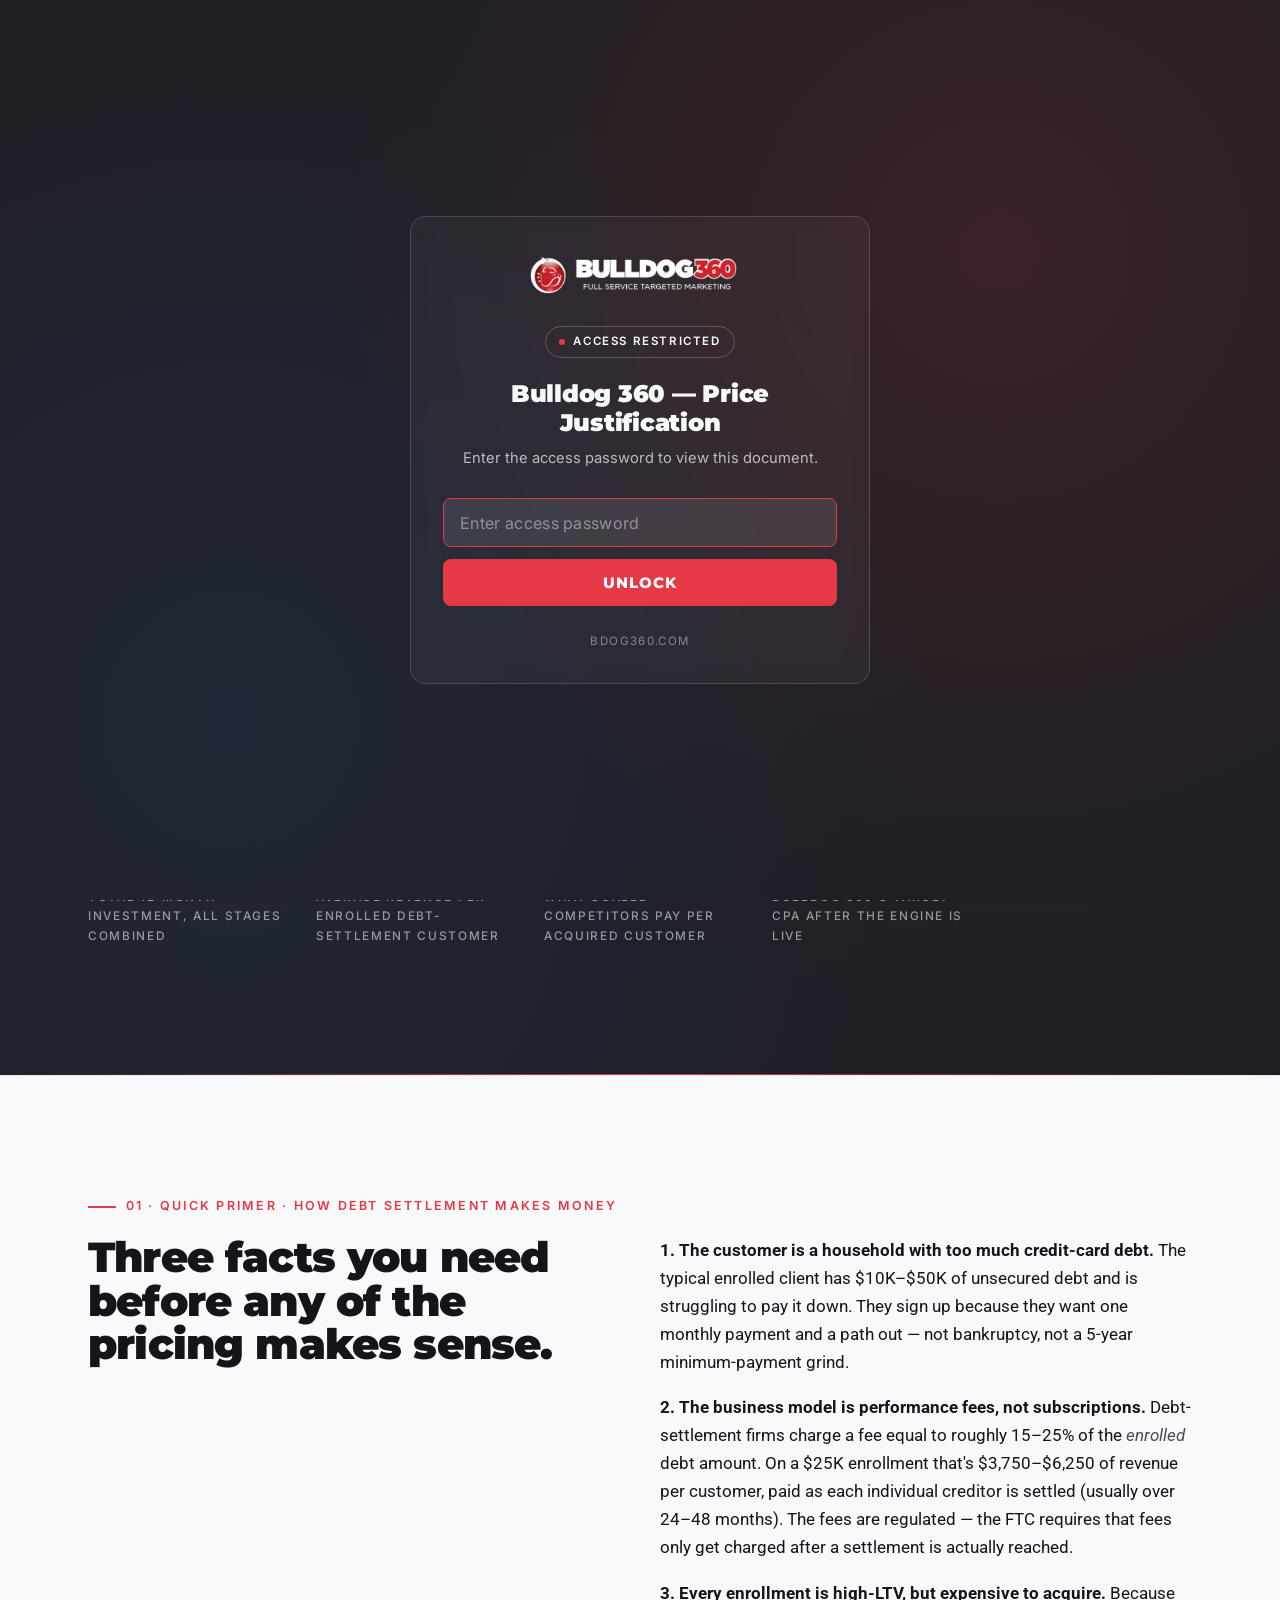
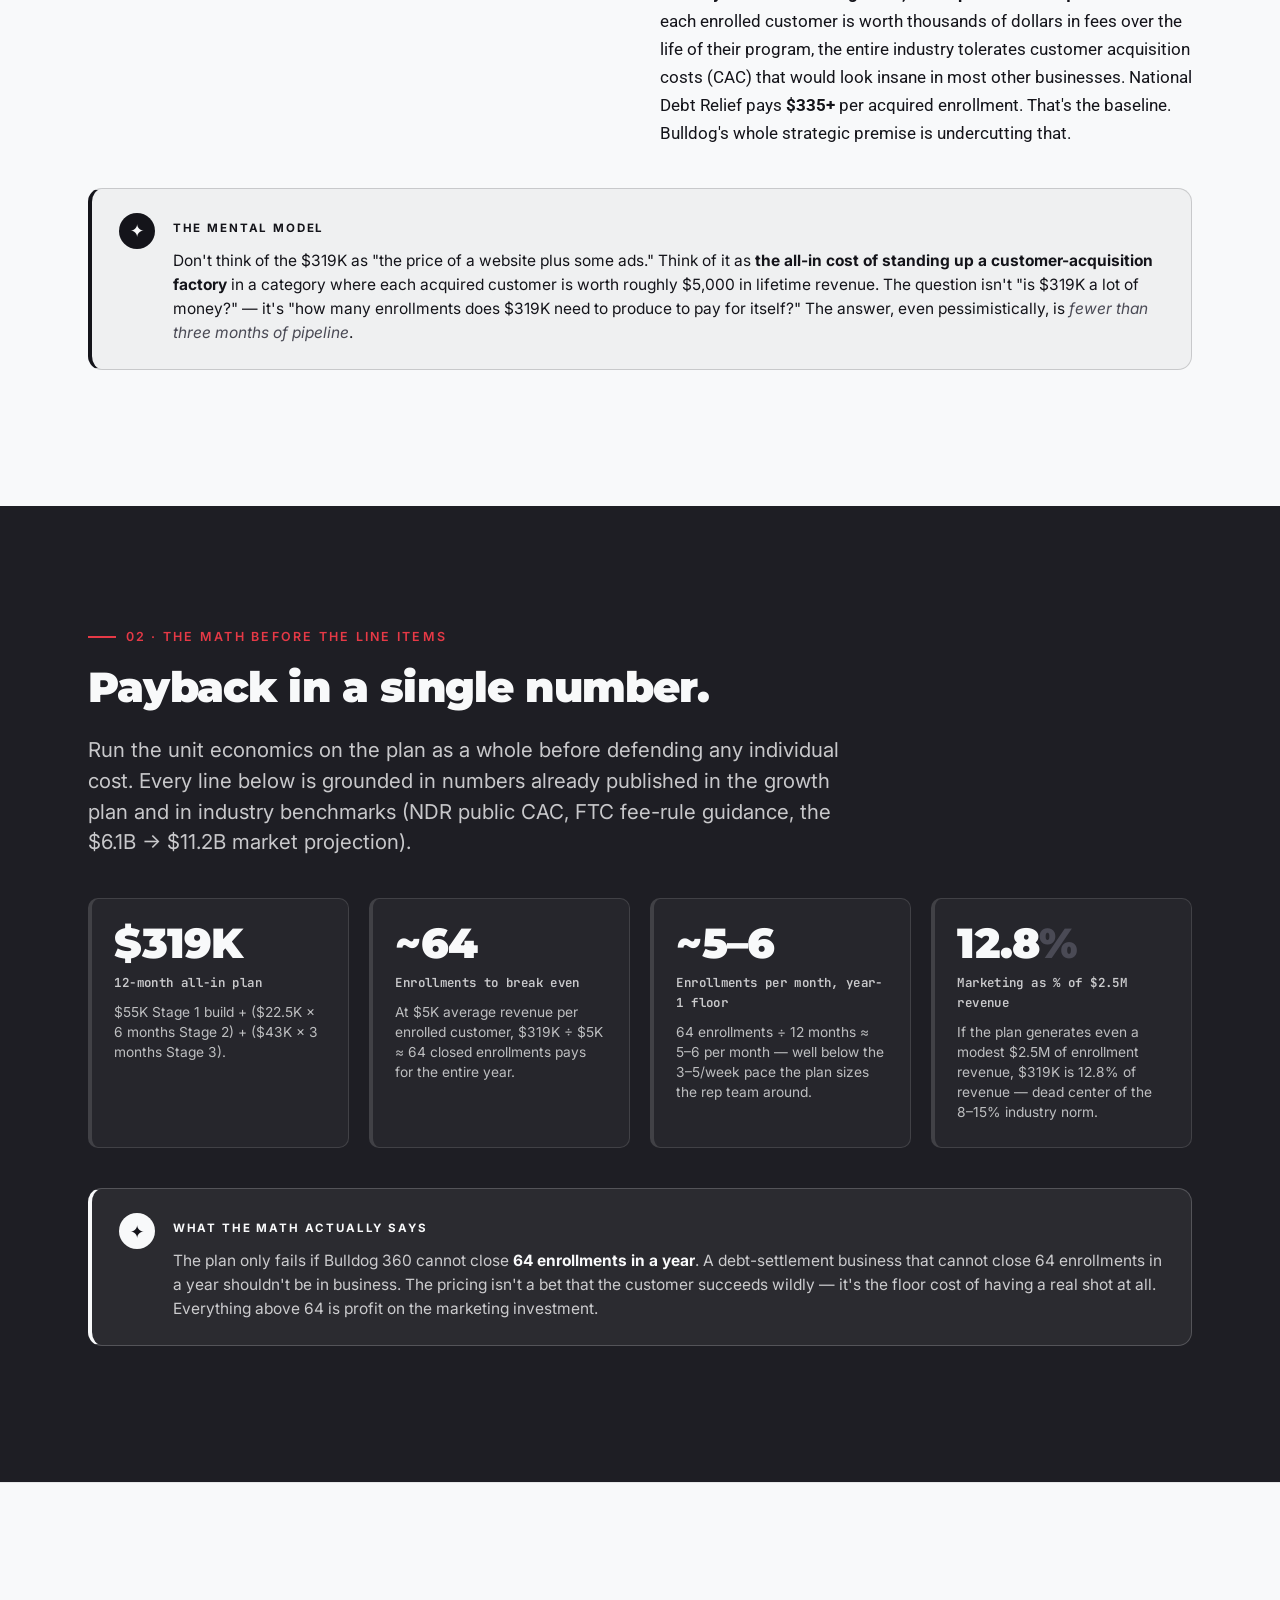
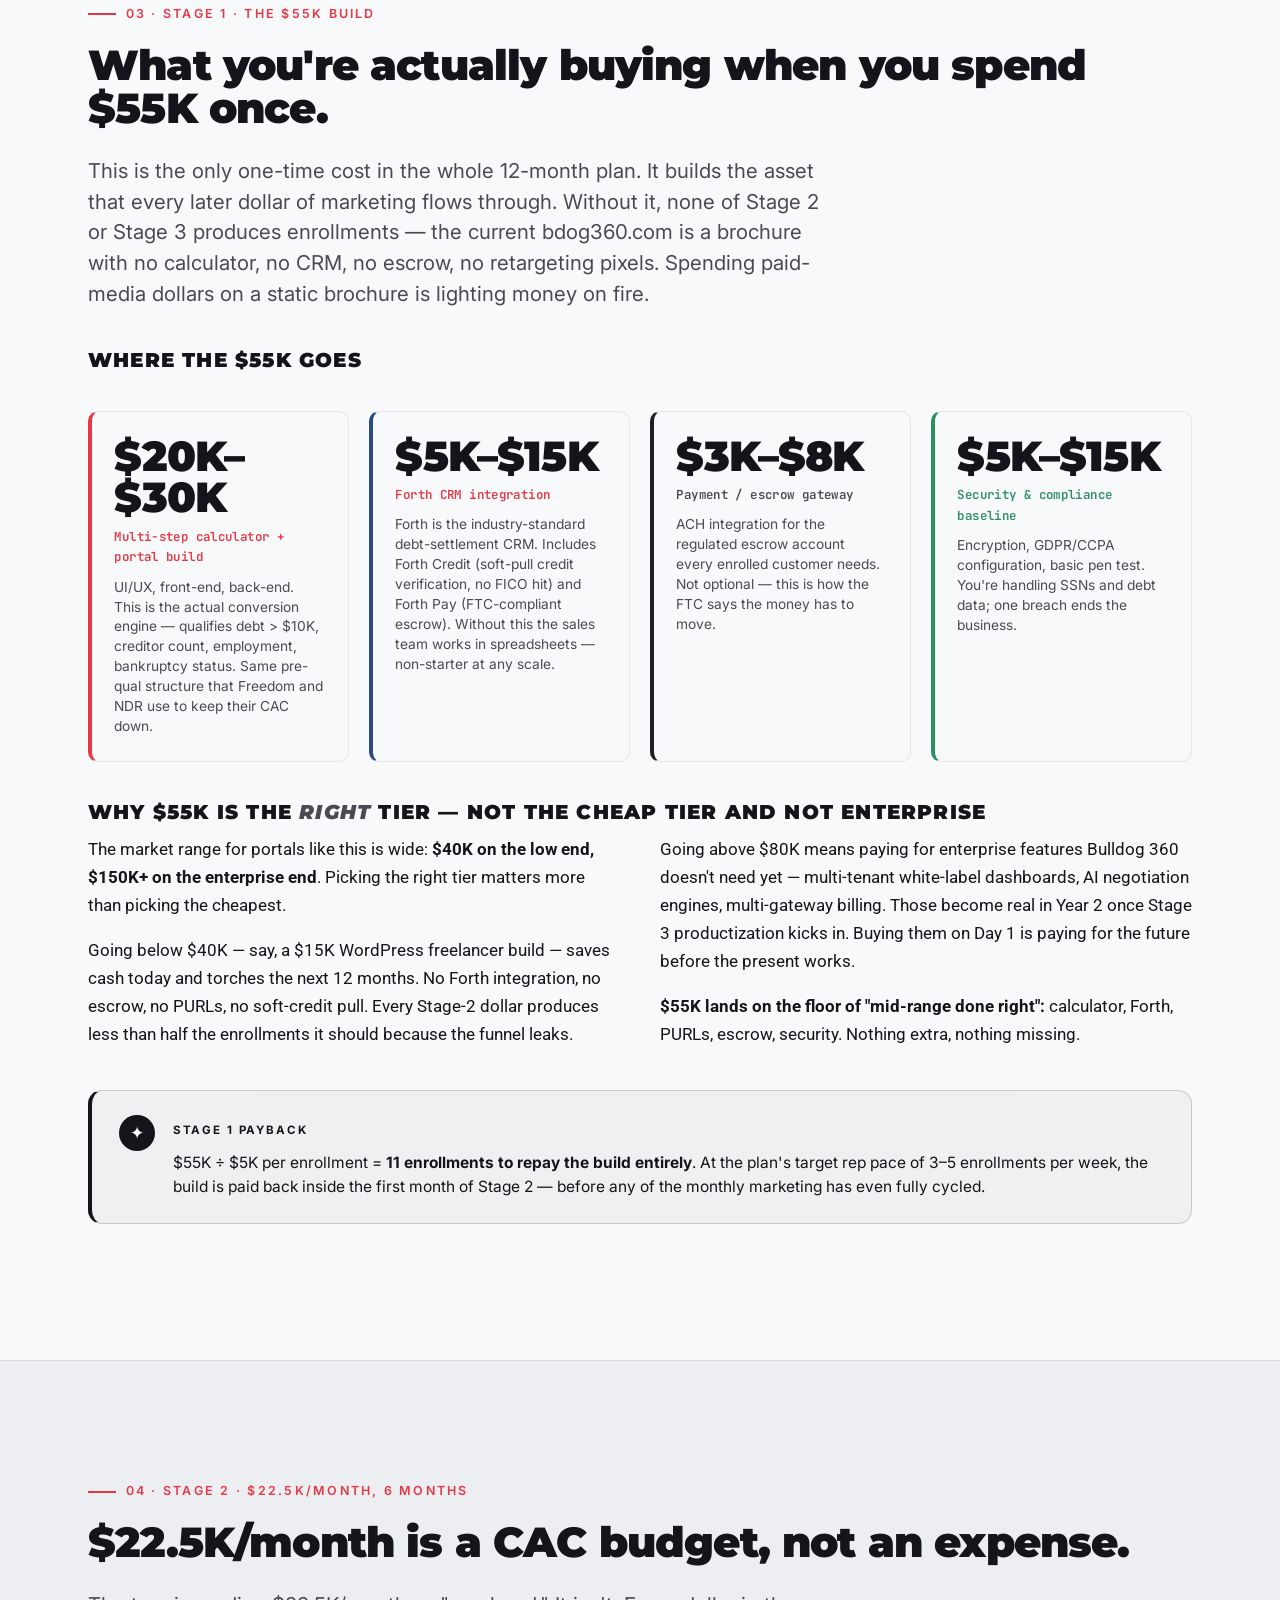
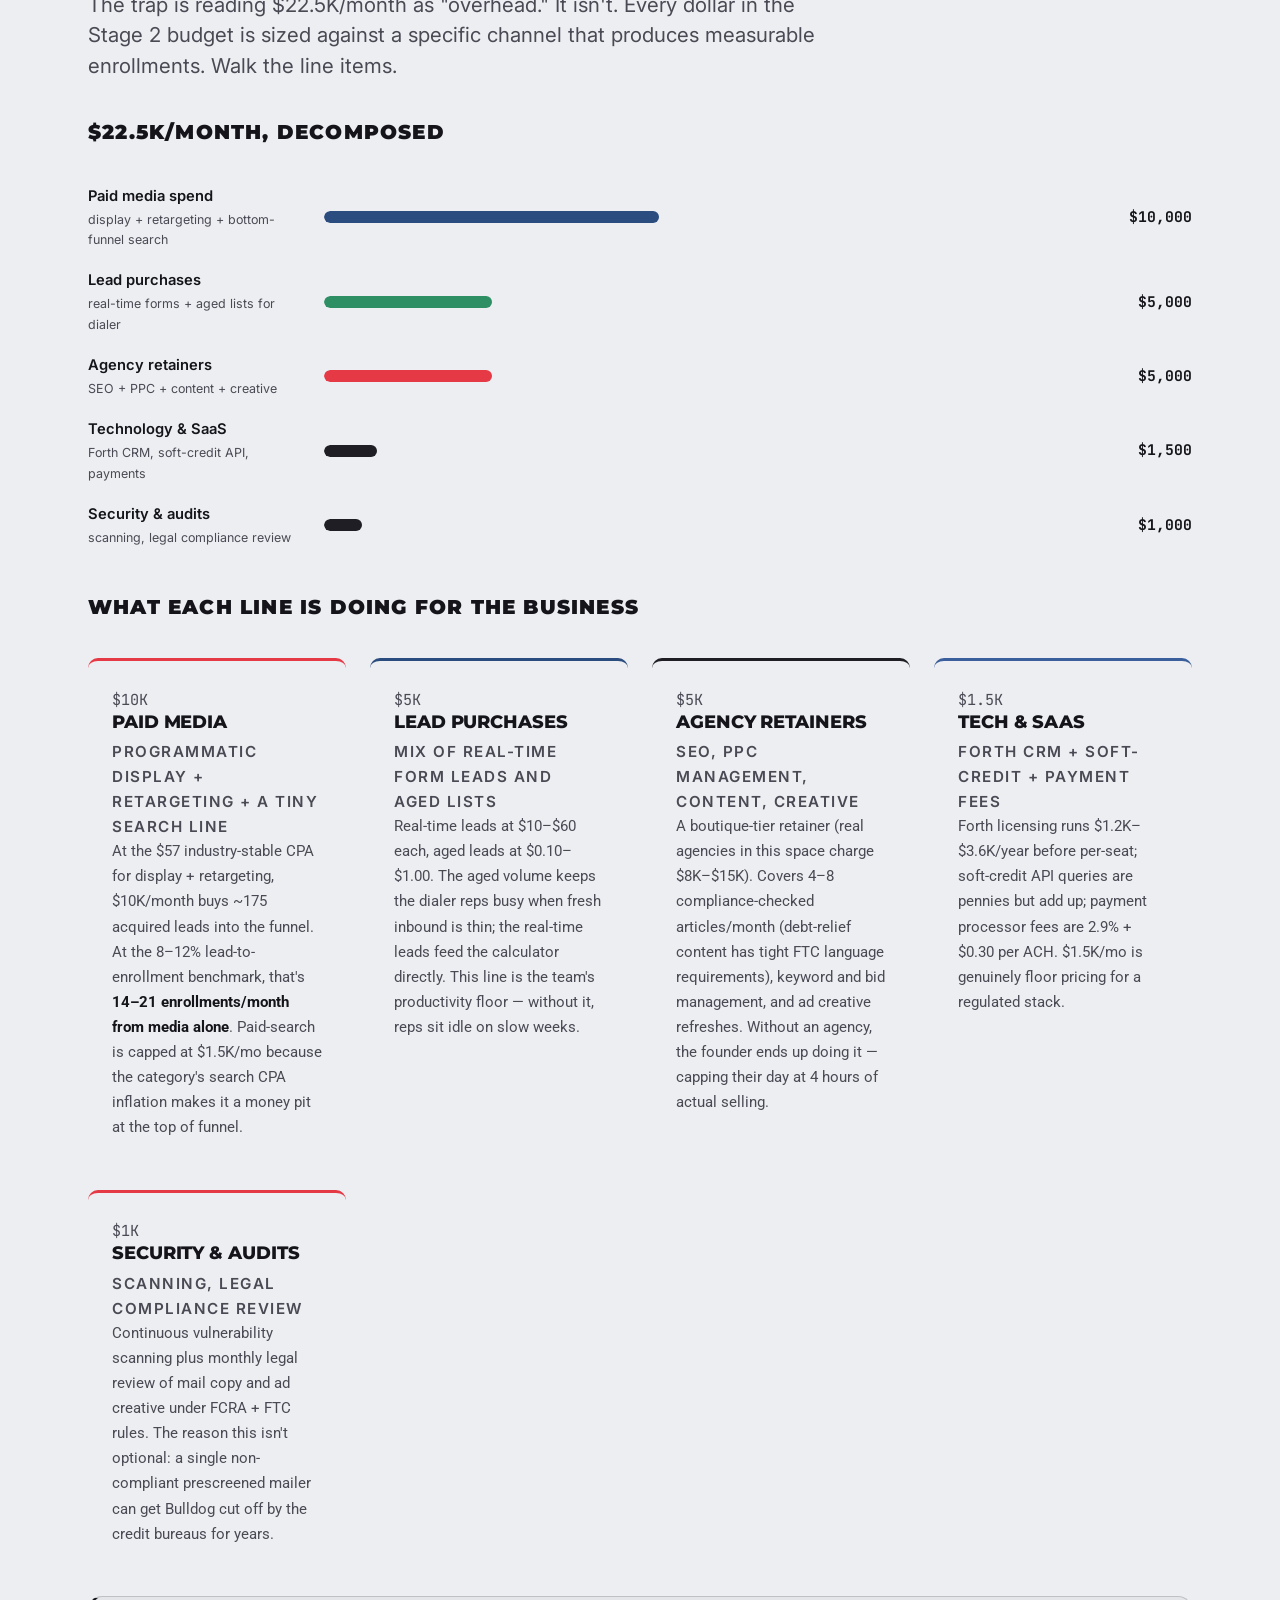
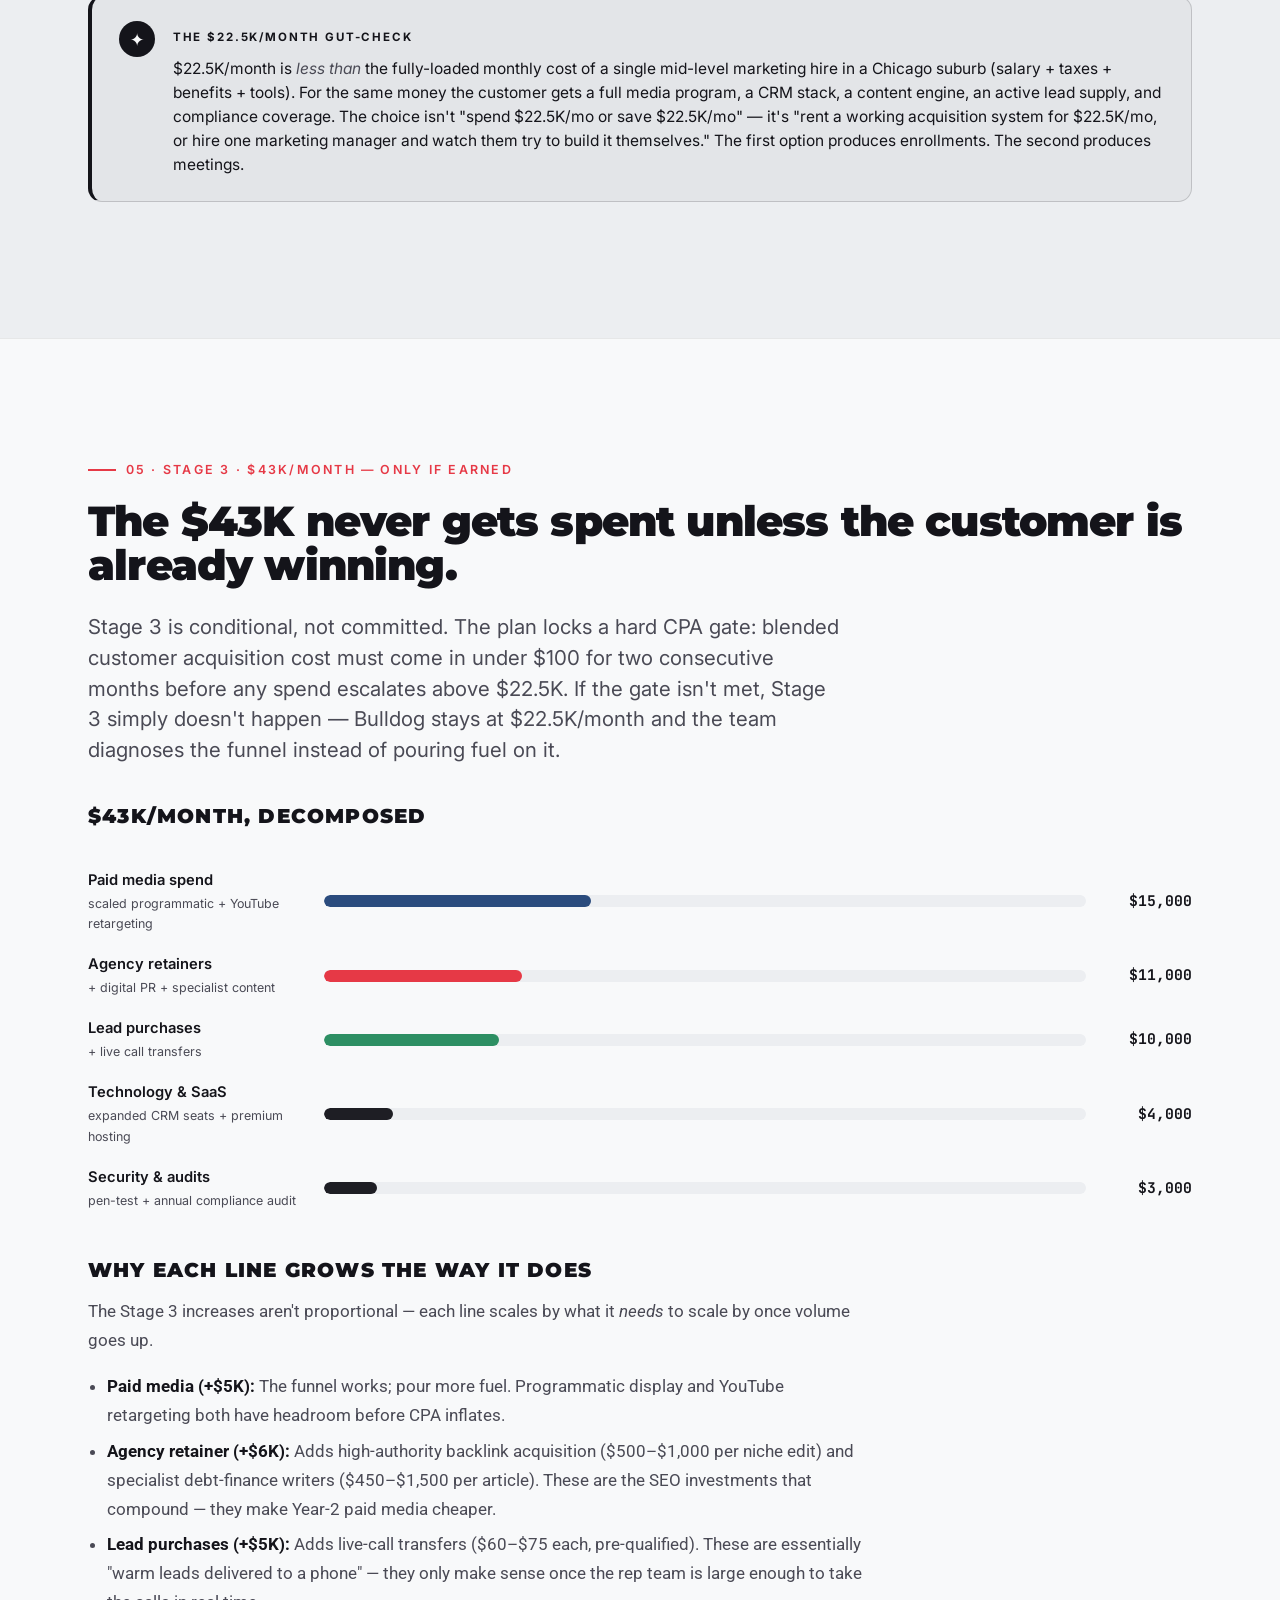
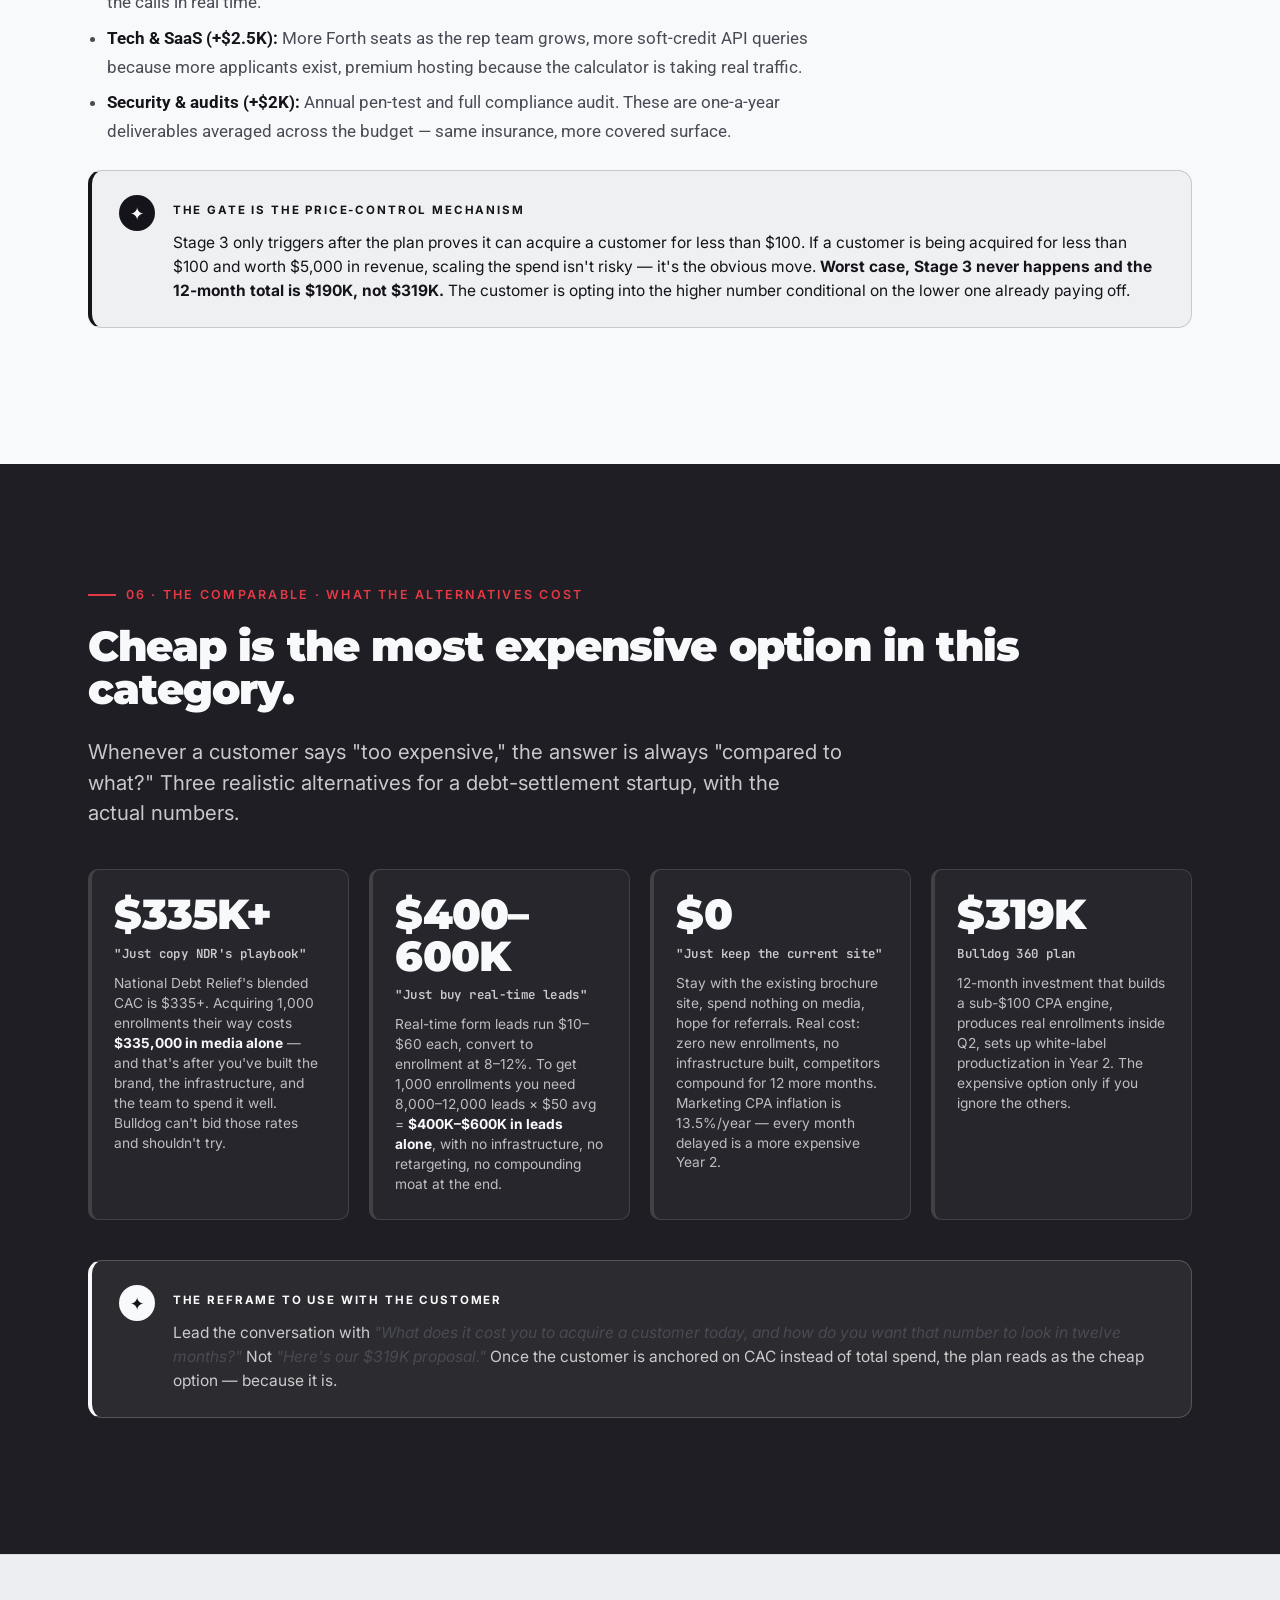
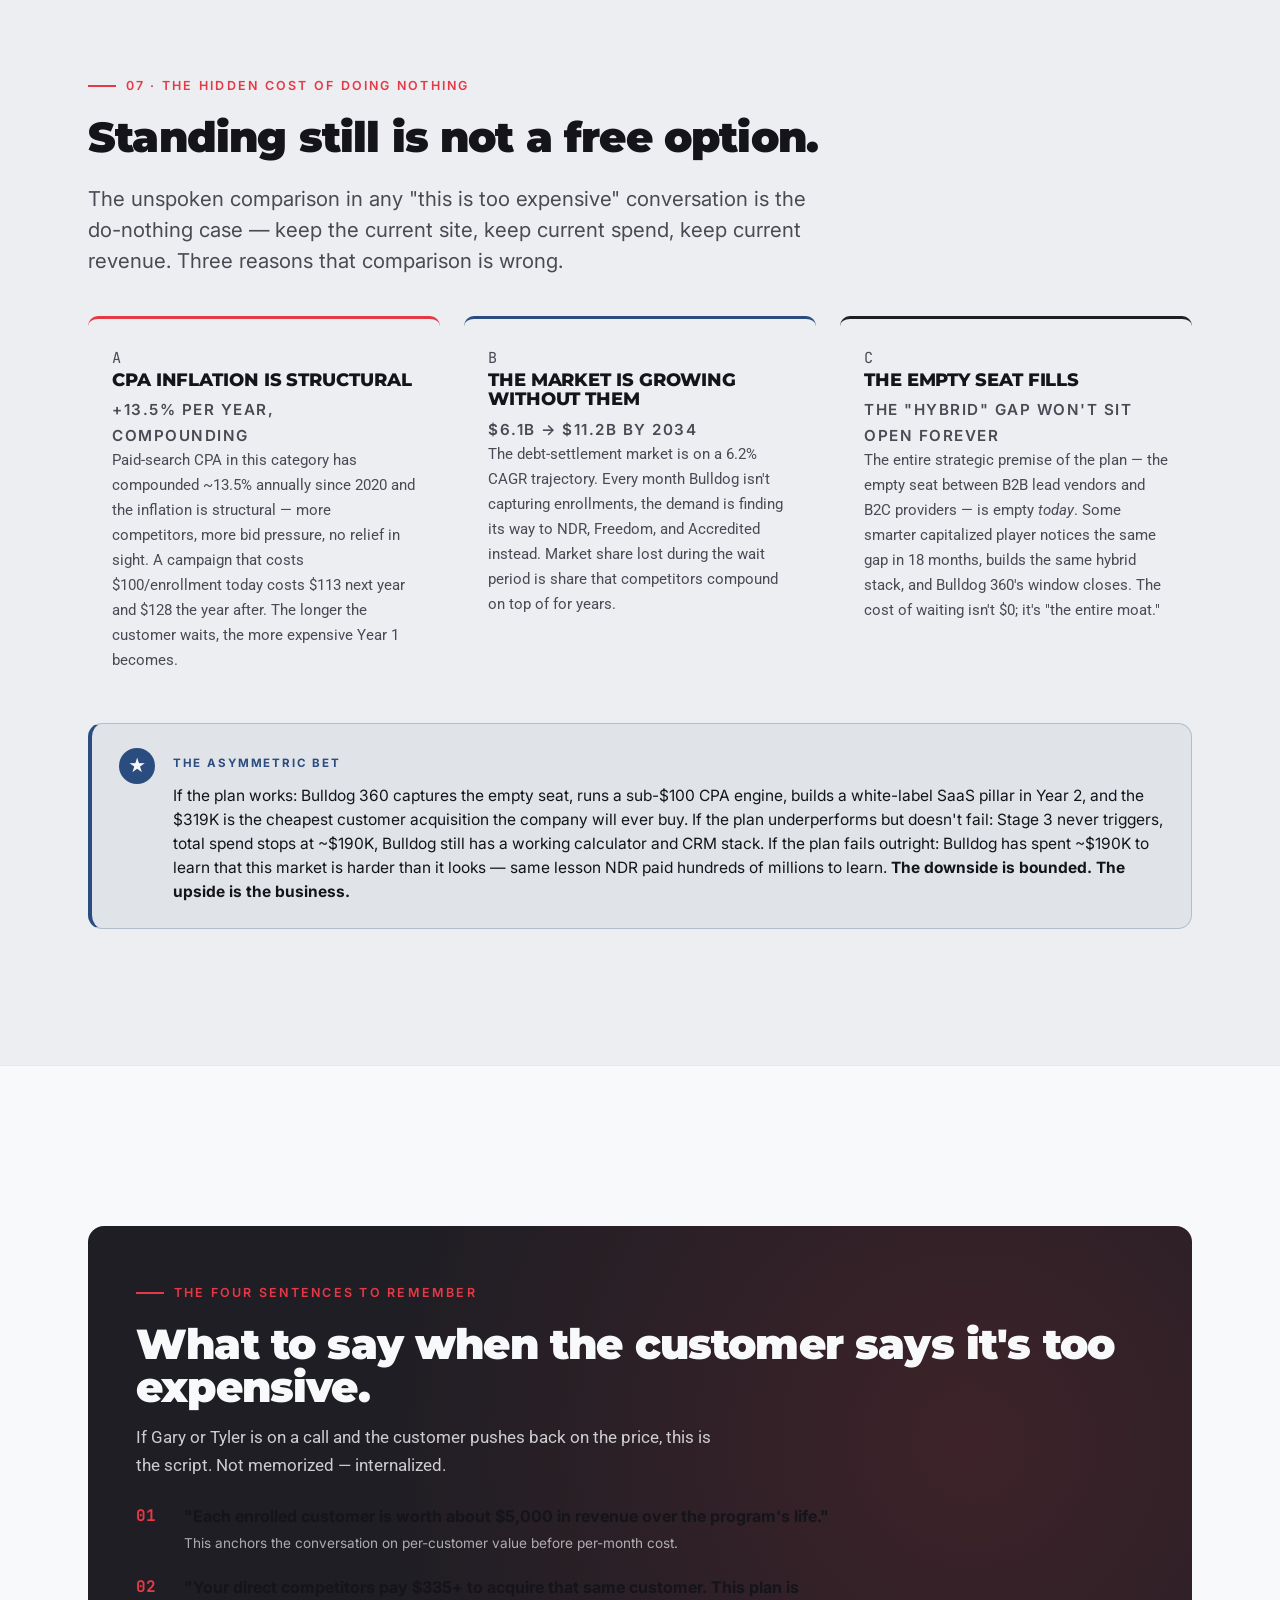
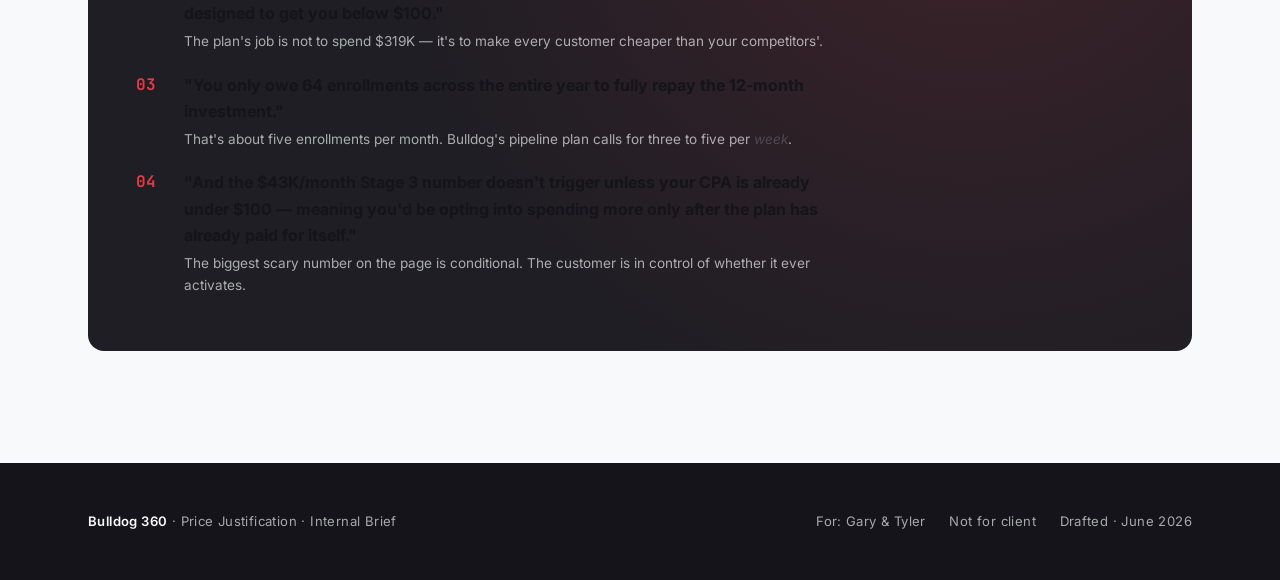
<file: price-justification.html>
<!doctype html>
<html lang="en" class="bdog-locked">
<head>
  <meta charset="utf-8">
  <meta name="viewport" content="width=device-width, initial-scale=1">
  <link rel="icon" href="favicon.ico" sizes="any">
  <link rel="icon" type="image/png" href="assets/favicon-32.png" sizes="32x32">
  <link rel="icon" type="image/png" href="assets/favicon-192.png" sizes="192x192">
  <link rel="apple-touch-icon" href="assets/apple-touch-icon.png">
  <title>Bulldog 360 — Price Justification (Internal)</title>
  <meta name="description" content="Internal walkthrough for Gary and Tyler: why the 12-month Bulldog 360 growth plan is fairly priced, broken down piece by piece against debt-settlement industry economics.">
  <link rel="preconnect" href="https://fonts.googleapis.com">
  <link rel="preconnect" href="https://fonts.gstatic.com" crossorigin>
  <link rel="stylesheet" href="https://fonts.googleapis.com/css2?family=Inter:wght@400;500;600;700&family=JetBrains+Mono:wght@400;500;700&family=Montserrat:wght@700;800;900&family=Roboto:wght@400;500;700&display=swap">
  <link rel="stylesheet" href="brand-guide.css">
  <link rel="stylesheet" href="budget-proposal.css">
  <link rel="stylesheet" href="gate.css">
  <link rel="stylesheet" href="admin-menu.css">
  <script defer src="gate.js"></script>
  <script defer src="admin-menu.js"></script>
</head>
<body>

  <!-- Page gate (hidden by gate.css once unlocked) -->
  <div class="bdog-gate" role="dialog" aria-modal="true" aria-labelledby="bdogGateTitle">
    <div class="bdog-gate__card">
      <picture>
        <source srcset="assets/bdog360-logo.avif" type="image/avif">
        <img src="assets/bdog360-logo.png" alt="Bulldog 360" class="bdog-gate__logo">
      </picture>
      <span class="bdog-gate__pill">Access Restricted</span>
      <h1 class="bdog-gate__title" id="bdogGateTitle">Bulldog 360 — Price Justification</h1>
      <p class="bdog-gate__sub">Enter the access password to view this document.</p>
      <form id="bdogGateForm" class="bdog-gate__form" novalidate>
        <input id="bdogGateInput" class="bdog-gate__input" type="password" placeholder="Enter access password"
               autocomplete="off" autocapitalize="off" autocorrect="off" spellcheck="false" required>
        <button id="bdogGateBtn" type="submit" class="bdog-gate__btn">Unlock</button>
      </form>
      <p id="bdogGateErr" class="bdog-gate__err" hidden>Wrong password — try again.</p>
      <p class="bdog-gate__foot">bdog360.com</p>
    </div>
  </div>

  <nav class="toc" aria-label="Section navigation">
    <div class="wrap toc__inner">
      <div class="toc__brand">BULLDOG<span class="dot">·</span>360 <span style="opacity:.55;font-weight:600;letter-spacing:.06em;font-size:.78rem;margin-left:.6rem">Price Justification · Internal</span></div>
      <a href="#primer">01 Primer</a>
      <a href="#math">02 Math</a>
      <a href="#stage1">03 Stage 1</a>
      <a href="#stage2">04 Stage 2</a>
      <a href="#stage3">05 Stage 3</a>
      <a href="#compare">06 Compare</a>
      <a href="#donothing">07 Do Nothing</a>
      <a href="#bottom">08 Bottom Line</a>
    </div>
  </nav>

  <!-- ============================================================
       HERO
       ============================================================ -->
  <header class="hero">
    <div class="wrap">
      <div class="hero__pill"><span class="dot"></span>Internal Brief · For Gary &amp; Tyler · Not for client</div>

      <h1>$319K over 12 months looks scary. Here's why it isn't.</h1>

      <p class="hero__directive">The sticker shock is real. The math is calm.</p>

      <p class="lede">You're both new to debt settlement. This page assumes that and walks the plan from first principles — what the customer is actually buying, how a debt-settlement business earns revenue, what it costs every other player in this market to acquire a customer, and why every line item in the proposal is sized the way it is. By the end you should be able to defend the number in a sales conversation without flinching.</p>

      <div class="hero__numbers">
        <div class="hero__num">
          <span class="v">$319<em>K</em></span>
          <span class="l">Total 12-month investment, all stages combined</span>
        </div>
        <div class="hero__num">
          <span class="v">~$5<em>K</em></span>
          <span class="l">Average revenue per enrolled debt-settlement customer</span>
        </div>
        <div class="hero__num">
          <span class="v">$335<em>+</em></span>
          <span class="l">What scaled competitors pay per acquired customer</span>
        </div>
        <div class="hero__num">
          <span class="v">&lt;$100</span>
          <span class="l">Bulldog 360's target CPA after the engine is live</span>
        </div>
      </div>
    </div>
  </header>

  <!-- ============================================================
       01 · PRIMER
       ============================================================ -->
  <section class="section" id="primer">
    <div class="wrap">
      <p class="eyebrow">01 · Quick Primer · How Debt Settlement Makes Money</p>
      <div class="split">
        <div>
          <h2>Three facts you need before any of the pricing makes sense.</h2>
        </div>
        <div>
          <p><strong>1. The customer is a household with too much credit-card debt.</strong> The typical enrolled client has $10K–$50K of unsecured debt and is struggling to pay it down. They sign up because they want one monthly payment and a path out — not bankruptcy, not a 5-year minimum-payment grind.</p>
          <p><strong>2. The business model is performance fees, not subscriptions.</strong> Debt-settlement firms charge a fee equal to roughly 15–25% of the <em>enrolled</em> debt amount. On a $25K enrollment that's $3,750–$6,250 of revenue per customer, paid as each individual creditor is settled (usually over 24–48 months). The fees are regulated — the FTC requires that fees only get charged after a settlement is actually reached.</p>
          <p><strong>3. Every enrollment is high-LTV, but expensive to acquire.</strong> Because each enrolled customer is worth thousands of dollars in fees over the life of their program, the entire industry tolerates customer acquisition costs (CAC) that would look insane in most other businesses. National Debt Relief pays <strong>$335+</strong> per acquired enrollment. That's the baseline. Bulldog's whole strategic premise is undercutting that.</p>
        </div>
      </div>

      <div class="callout callout--insight">
        <div class="callout__glyph" aria-hidden="true">✦</div>
        <div>
          <p class="callout__label">The mental model</p>
        </div>
        <div class="callout__body">
          <p>Don't think of the $319K as "the price of a website plus some ads." Think of it as <strong>the all-in cost of standing up a customer-acquisition factory</strong> in a category where each acquired customer is worth roughly $5,000 in lifetime revenue. The question isn't "is $319K a lot of money?" — it's "how many enrollments does $319K need to produce to pay for itself?" The answer, even pessimistically, is <em>fewer than three months of pipeline</em>.</p>
        </div>
      </div>
    </div>
  </section>

  <!-- ============================================================
       02 · MATH
       ============================================================ -->
  <section class="section section--dark" id="math">
    <div class="wrap">
      <p class="eyebrow">02 · The Math Before The Line Items</p>
      <h2>Payback in a single number.</h2>
      <p class="lede">Run the unit economics on the plan as a whole before defending any individual cost. Every line below is grounded in numbers already published in the growth plan and in industry benchmarks (NDR public CAC, FTC fee-rule guidance, the $6.1B → $11.2B market projection).</p>

      <div class="stat-grid">
        <div class="stat">
          <p class="stat__value">$319K</p>
          <p class="stat__delta">12-month all-in plan</p>
          <p class="stat__label">$55K Stage 1 build + ($22.5K × 6 months Stage 2) + ($43K × 3 months Stage 3).</p>
        </div>
        <div class="stat stat--indigo">
          <p class="stat__value">~64</p>
          <p class="stat__delta">Enrollments to break even</p>
          <p class="stat__label">At $5K average revenue per enrolled customer, $319K ÷ $5K ≈ 64 closed enrollments pays for the entire year.</p>
        </div>
        <div class="stat stat--good">
          <p class="stat__value">~5–6</p>
          <p class="stat__delta stat__delta--good">Enrollments per month, year-1 floor</p>
          <p class="stat__label">64 enrollments ÷ 12 months ≈ 5–6 per month — well below the 3–5/week pace the plan sizes the rep team around.</p>
        </div>
        <div class="stat stat--onyx">
          <p class="stat__value">12.8<em style="font-style:normal">%</em></p>
          <p class="stat__delta stat__delta--neutral">Marketing as % of $2.5M revenue</p>
          <p class="stat__label">If the plan generates even a modest $2.5M of enrollment revenue, $319K is 12.8% of revenue — dead center of the 8–15% industry norm.</p>
        </div>
      </div>

      <div class="callout callout--insight">
        <div class="callout__glyph" aria-hidden="true">✦</div>
        <div>
          <p class="callout__label">What the math actually says</p>
        </div>
        <div class="callout__body">
          <p>The plan only fails if Bulldog 360 cannot close <strong>64 enrollments in a year</strong>. A debt-settlement business that cannot close 64 enrollments in a year shouldn't be in business. The pricing isn't a bet that the customer succeeds wildly — it's the floor cost of having a real shot at all. Everything above 64 is profit on the marketing investment.</p>
        </div>
      </div>
    </div>
  </section>

  <!-- ============================================================
       03 · STAGE 1
       ============================================================ -->
  <section class="section" id="stage1">
    <div class="wrap">
      <p class="eyebrow">03 · Stage 1 · The $55K Build</p>
      <h2>What you're actually buying when you spend $55K once.</h2>
      <p class="lede">This is the only one-time cost in the whole 12-month plan. It builds the asset that every later dollar of marketing flows through. Without it, none of Stage 2 or Stage 3 produces enrollments — the current bdog360.com is a brochure with no calculator, no CRM, no escrow, no retargeting pixels. Spending paid-media dollars on a static brochure is lighting money on fire.</p>

      <h3 style="margin-top:2.5rem">Where the $55K goes</h3>
      <div class="stat-grid">
        <div class="stat">
          <p class="stat__value">$20K–$30K</p>
          <p class="stat__delta">Multi-step calculator + portal build</p>
          <p class="stat__label">UI/UX, front-end, back-end. This is the actual conversion engine — qualifies debt &gt; $10K, creditor count, employment, bankruptcy status. Same pre-qual structure that Freedom and NDR use to keep their CAC down.</p>
        </div>
        <div class="stat stat--indigo">
          <p class="stat__value">$5K–$15K</p>
          <p class="stat__delta">Forth CRM integration</p>
          <p class="stat__label">Forth is the industry-standard debt-settlement CRM. Includes Forth Credit (soft-pull credit verification, no FICO hit) and Forth Pay (FTC-compliant escrow). Without this the sales team works in spreadsheets — non-starter at any scale.</p>
        </div>
        <div class="stat stat--onyx">
          <p class="stat__value">$3K–$8K</p>
          <p class="stat__delta stat__delta--neutral">Payment / escrow gateway</p>
          <p class="stat__label">ACH integration for the regulated escrow account every enrolled customer needs. Not optional — this is how the FTC says the money has to move.</p>
        </div>
        <div class="stat stat--good">
          <p class="stat__value">$5K–$15K</p>
          <p class="stat__delta stat__delta--good">Security &amp; compliance baseline</p>
          <p class="stat__label">Encryption, GDPR/CCPA configuration, basic pen test. You're handling SSNs and debt data; one breach ends the business.</p>
        </div>
      </div>

      <h3 style="margin-top:2.5rem">Why $55K is the <em>right</em> tier — not the cheap tier and not enterprise</h3>
      <div class="split">
        <div>
          <p>The market range for portals like this is wide: <strong>$40K on the low end, $150K+ on the enterprise end</strong>. Picking the right tier matters more than picking the cheapest.</p>
          <p>Going below $40K — say, a $15K WordPress freelancer build — saves cash today and torches the next 12 months. No Forth integration, no escrow, no PURLs, no soft-credit pull. Every Stage-2 dollar produces less than half the enrollments it should because the funnel leaks.</p>
        </div>
        <div>
          <p>Going above $80K means paying for enterprise features Bulldog 360 doesn't need yet — multi-tenant white-label dashboards, AI negotiation engines, multi-gateway billing. Those become real in Year 2 once Stage 3 productization kicks in. Buying them on Day 1 is paying for the future before the present works.</p>
          <p><strong>$55K lands on the floor of "mid-range done right":</strong> calculator, Forth, PURLs, escrow, security. Nothing extra, nothing missing.</p>
        </div>
      </div>

      <div class="callout callout--insight">
        <div class="callout__glyph" aria-hidden="true">✦</div>
        <div>
          <p class="callout__label">Stage 1 payback</p>
        </div>
        <div class="callout__body">
          <p>$55K ÷ $5K per enrollment = <strong>11 enrollments to repay the build entirely</strong>. At the plan's target rep pace of 3–5 enrollments per week, the build is paid back inside the first month of Stage 2 — before any of the monthly marketing has even fully cycled.</p>
        </div>
      </div>
    </div>
  </section>

  <!-- ============================================================
       04 · STAGE 2
       ============================================================ -->
  <section class="section section--soft" id="stage2">
    <div class="wrap">
      <p class="eyebrow">04 · Stage 2 · $22.5K/Month, 6 Months</p>
      <h2>$22.5K/month is a CAC budget, not an expense.</h2>
      <p class="lede">The trap is reading $22.5K/month as "overhead." It isn't. Every dollar in the Stage 2 budget is sized against a specific channel that produces measurable enrollments. Walk the line items.</p>

      <h3 style="margin-top:2.5rem">$22.5K/month, decomposed</h3>
      <div class="bars">
        <div class="bar">
          <div class="bar__name">Paid media spend<small>display + retargeting + bottom-funnel search</small></div>
          <div class="bar__track"><div class="bar__fill bar__fill--indigo" style="width:44%"></div></div>
          <div class="bar__value">$10,000</div>
        </div>
        <div class="bar">
          <div class="bar__name">Lead purchases<small>real-time forms + aged lists for dialer</small></div>
          <div class="bar__track"><div class="bar__fill bar__fill--good" style="width:22%"></div></div>
          <div class="bar__value">$5,000</div>
        </div>
        <div class="bar">
          <div class="bar__name">Agency retainers<small>SEO + PPC + content + creative</small></div>
          <div class="bar__track"><div class="bar__fill" style="width:22%"></div></div>
          <div class="bar__value">$5,000</div>
        </div>
        <div class="bar">
          <div class="bar__name">Technology &amp; SaaS<small>Forth CRM, soft-credit API, payments</small></div>
          <div class="bar__track"><div class="bar__fill bar__fill--onyx" style="width:7%"></div></div>
          <div class="bar__value">$1,500</div>
        </div>
        <div class="bar">
          <div class="bar__name">Security &amp; audits<small>scanning, legal compliance review</small></div>
          <div class="bar__track"><div class="bar__fill bar__fill--onyx" style="width:5%"></div></div>
          <div class="bar__value">$1,000</div>
        </div>
      </div>

      <h3 style="margin-top:2.5rem">What each line is doing for the business</h3>
      <div class="pillars">
        <div class="pillar">
          <p class="pillar__num">$10K</p>
          <h4 class="pillar__name">Paid media</h4>
          <p class="pillar__sub">Programmatic display + retargeting + a tiny search line</p>
          <p>At the $57 industry-stable CPA for display + retargeting, $10K/month buys ~175 acquired leads into the funnel. At the 8–12% lead-to-enrollment benchmark, that's <strong>14–21 enrollments/month from media alone</strong>. Paid-search is capped at $1.5K/mo because the category's search CPA inflation makes it a money pit at the top of funnel.</p>
        </div>
        <div class="pillar">
          <p class="pillar__num">$5K</p>
          <h4 class="pillar__name">Lead purchases</h4>
          <p class="pillar__sub">Mix of real-time form leads and aged lists</p>
          <p>Real-time leads at $10–$60 each, aged leads at $0.10–$1.00. The aged volume keeps the dialer reps busy when fresh inbound is thin; the real-time leads feed the calculator directly. This line is the team's productivity floor — without it, reps sit idle on slow weeks.</p>
        </div>
        <div class="pillar">
          <p class="pillar__num">$5K</p>
          <h4 class="pillar__name">Agency retainers</h4>
          <p class="pillar__sub">SEO, PPC management, content, creative</p>
          <p>A boutique-tier retainer (real agencies in this space charge $8K–$15K). Covers 4–8 compliance-checked articles/month (debt-relief content has tight FTC language requirements), keyword and bid management, and ad creative refreshes. Without an agency, the founder ends up doing it — capping their day at 4 hours of actual selling.</p>
        </div>
        <div class="pillar">
          <p class="pillar__num">$1.5K</p>
          <h4 class="pillar__name">Tech &amp; SaaS</h4>
          <p class="pillar__sub">Forth CRM + soft-credit + payment fees</p>
          <p>Forth licensing runs $1.2K–$3.6K/year before per-seat; soft-credit API queries are pennies but add up; payment processor fees are 2.9% + $0.30 per ACH. $1.5K/mo is genuinely floor pricing for a regulated stack.</p>
        </div>
        <div class="pillar">
          <p class="pillar__num">$1K</p>
          <h4 class="pillar__name">Security &amp; audits</h4>
          <p class="pillar__sub">Scanning, legal compliance review</p>
          <p>Continuous vulnerability scanning plus monthly legal review of mail copy and ad creative under FCRA + FTC rules. The reason this isn't optional: a single non-compliant prescreened mailer can get Bulldog cut off by the credit bureaus for years.</p>
        </div>
      </div>

      <div class="callout callout--insight">
        <div class="callout__glyph" aria-hidden="true">✦</div>
        <div>
          <p class="callout__label">The $22.5K/month gut-check</p>
        </div>
        <div class="callout__body">
          <p>$22.5K/month is <em>less than</em> the fully-loaded monthly cost of a single mid-level marketing hire in a Chicago suburb (salary + taxes + benefits + tools). For the same money the customer gets a full media program, a CRM stack, a content engine, an active lead supply, and compliance coverage. The choice isn't "spend $22.5K/mo or save $22.5K/mo" — it's "rent a working acquisition system for $22.5K/mo, or hire one marketing manager and watch them try to build it themselves." The first option produces enrollments. The second produces meetings.</p>
        </div>
      </div>
    </div>
  </section>

  <!-- ============================================================
       05 · STAGE 3
       ============================================================ -->
  <section class="section" id="stage3">
    <div class="wrap">
      <p class="eyebrow">05 · Stage 3 · $43K/Month — Only If Earned</p>
      <h2>The $43K never gets spent unless the customer is already winning.</h2>
      <p class="lede">Stage 3 is conditional, not committed. The plan locks a hard CPA gate: blended customer acquisition cost must come in under $100 for two consecutive months before any spend escalates above $22.5K. If the gate isn't met, Stage 3 simply doesn't happen — Bulldog stays at $22.5K/month and the team diagnoses the funnel instead of pouring fuel on it.</p>

      <h3 style="margin-top:2.5rem">$43K/month, decomposed</h3>
      <div class="bars">
        <div class="bar">
          <div class="bar__name">Paid media spend<small>scaled programmatic + YouTube retargeting</small></div>
          <div class="bar__track"><div class="bar__fill bar__fill--indigo" style="width:35%"></div></div>
          <div class="bar__value">$15,000</div>
        </div>
        <div class="bar">
          <div class="bar__name">Agency retainers<small>+ digital PR + specialist content</small></div>
          <div class="bar__track"><div class="bar__fill" style="width:26%"></div></div>
          <div class="bar__value">$11,000</div>
        </div>
        <div class="bar">
          <div class="bar__name">Lead purchases<small>+ live call transfers</small></div>
          <div class="bar__track"><div class="bar__fill bar__fill--good" style="width:23%"></div></div>
          <div class="bar__value">$10,000</div>
        </div>
        <div class="bar">
          <div class="bar__name">Technology &amp; SaaS<small>expanded CRM seats + premium hosting</small></div>
          <div class="bar__track"><div class="bar__fill bar__fill--onyx" style="width:9%"></div></div>
          <div class="bar__value">$4,000</div>
        </div>
        <div class="bar">
          <div class="bar__name">Security &amp; audits<small>pen-test + annual compliance audit</small></div>
          <div class="bar__track"><div class="bar__fill bar__fill--onyx" style="width:7%"></div></div>
          <div class="bar__value">$3,000</div>
        </div>
      </div>

      <h3 style="margin-top:2.5rem">Why each line grows the way it does</h3>
      <p style="font-family:var(--f-body);color:var(--ink-soft);max-width:780px;line-height:1.7;margin-top:1rem">The Stage 3 increases aren't proportional — each line scales by what it <em>needs</em> to scale by once volume goes up.</p>
      <ul style="font-family:var(--f-body);color:var(--ink-soft);max-width:780px;line-height:1.7;margin-top:1rem;padding-left:1.2rem">
        <li><strong>Paid media (+$5K):</strong> The funnel works; pour more fuel. Programmatic display and YouTube retargeting both have headroom before CPA inflates.</li>
        <li><strong>Agency retainer (+$6K):</strong> Adds high-authority backlink acquisition ($500–$1,000 per niche edit) and specialist debt-finance writers ($450–$1,500 per article). These are the SEO investments that compound — they make Year-2 paid media cheaper.</li>
        <li><strong>Lead purchases (+$5K):</strong> Adds live-call transfers ($60–$75 each, pre-qualified). These are essentially "warm leads delivered to a phone" — they only make sense once the rep team is large enough to take the calls in real time.</li>
        <li><strong>Tech &amp; SaaS (+$2.5K):</strong> More Forth seats as the rep team grows, more soft-credit API queries because more applicants exist, premium hosting because the calculator is taking real traffic.</li>
        <li><strong>Security &amp; audits (+$2K):</strong> Annual pen-test and full compliance audit. These are one-a-year deliverables averaged across the budget — same insurance, more covered surface.</li>
      </ul>

      <div class="callout callout--insight">
        <div class="callout__glyph" aria-hidden="true">✦</div>
        <div>
          <p class="callout__label">The gate is the price-control mechanism</p>
        </div>
        <div class="callout__body">
          <p>Stage 3 only triggers after the plan proves it can acquire a customer for less than $100. If a customer is being acquired for less than $100 and worth $5,000 in revenue, scaling the spend isn't risky — it's the obvious move. <strong>Worst case, Stage 3 never happens and the 12-month total is $190K, not $319K.</strong> The customer is opting into the higher number conditional on the lower one already paying off.</p>
        </div>
      </div>
    </div>
  </section>

  <!-- ============================================================
       06 · COMPARE
       ============================================================ -->
  <section class="section section--dark" id="compare">
    <div class="wrap">
      <p class="eyebrow">06 · The Comparable · What The Alternatives Cost</p>
      <h2>Cheap is the most expensive option in this category.</h2>
      <p class="lede">Whenever a customer says "too expensive," the answer is always "compared to what?" Three realistic alternatives for a debt-settlement startup, with the actual numbers.</p>

      <div class="stat-grid">
        <div class="stat">
          <p class="stat__value">$335K+</p>
          <p class="stat__delta">"Just copy NDR's playbook"</p>
          <p class="stat__label">National Debt Relief's blended CAC is $335+. Acquiring 1,000 enrollments their way costs <strong>$335,000 in media alone</strong> — and that's after you've built the brand, the infrastructure, and the team to spend it well. Bulldog can't bid those rates and shouldn't try.</p>
        </div>
        <div class="stat stat--indigo">
          <p class="stat__value">$400–600K</p>
          <p class="stat__delta">"Just buy real-time leads"</p>
          <p class="stat__label">Real-time form leads run $10–$60 each, convert to enrollment at 8–12%. To get 1,000 enrollments you need 8,000–12,000 leads × $50 avg = <strong>$400K–$600K in leads alone</strong>, with no infrastructure, no retargeting, no compounding moat at the end.</p>
        </div>
        <div class="stat stat--onyx">
          <p class="stat__value">$0</p>
          <p class="stat__delta stat__delta--neutral">"Just keep the current site"</p>
          <p class="stat__label">Stay with the existing brochure site, spend nothing on media, hope for referrals. Real cost: zero new enrollments, no infrastructure built, competitors compound for 12 more months. Marketing CPA inflation is 13.5%/year — every month delayed is a more expensive Year 2.</p>
        </div>
        <div class="stat stat--good">
          <p class="stat__value">$319K</p>
          <p class="stat__delta stat__delta--good">Bulldog 360 plan</p>
          <p class="stat__label">12-month investment that builds a sub-$100 CPA engine, produces real enrollments inside Q2, sets up white-label productization in Year 2. The expensive option only if you ignore the others.</p>
        </div>
      </div>

      <div class="callout callout--insight">
        <div class="callout__glyph" aria-hidden="true">✦</div>
        <div>
          <p class="callout__label">The reframe to use with the customer</p>
        </div>
        <div class="callout__body">
          <p>Lead the conversation with <em>"What does it cost you to acquire a customer today, and how do you want that number to look in twelve months?"</em> Not <em>"Here's our $319K proposal."</em> Once the customer is anchored on CAC instead of total spend, the plan reads as the cheap option — because it is.</p>
        </div>
      </div>
    </div>
  </section>

  <!-- ============================================================
       07 · DO NOTHING
       ============================================================ -->
  <section class="section section--soft" id="donothing">
    <div class="wrap">
      <p class="eyebrow">07 · The Hidden Cost Of Doing Nothing</p>
      <h2>Standing still is not a free option.</h2>
      <p class="lede">The unspoken comparison in any "this is too expensive" conversation is the do-nothing case — keep the current site, keep current spend, keep current revenue. Three reasons that comparison is wrong.</p>

      <div class="pillars">
        <div class="pillar">
          <p class="pillar__num">A</p>
          <h4 class="pillar__name">CPA inflation is structural</h4>
          <p class="pillar__sub">+13.5% per year, compounding</p>
          <p>Paid-search CPA in this category has compounded ~13.5% annually since 2020 and the inflation is structural — more competitors, more bid pressure, no relief in sight. A campaign that costs $100/enrollment today costs $113 next year and $128 the year after. The longer the customer waits, the more expensive Year 1 becomes.</p>
        </div>
        <div class="pillar">
          <p class="pillar__num">B</p>
          <h4 class="pillar__name">The market is growing without them</h4>
          <p class="pillar__sub">$6.1B → $11.2B by 2034</p>
          <p>The debt-settlement market is on a 6.2% CAGR trajectory. Every month Bulldog isn't capturing enrollments, the demand is finding its way to NDR, Freedom, and Accredited instead. Market share lost during the wait period is share that competitors compound on top of for years.</p>
        </div>
        <div class="pillar">
          <p class="pillar__num">C</p>
          <h4 class="pillar__name">The empty seat fills</h4>
          <p class="pillar__sub">The "hybrid" gap won't sit open forever</p>
          <p>The entire strategic premise of the plan — the empty seat between B2B lead vendors and B2C providers — is empty <em>today</em>. Some smarter capitalized player notices the same gap in 18 months, builds the same hybrid stack, and Bulldog 360's window closes. The cost of waiting isn't $0; it's "the entire moat."</p>
        </div>
      </div>

      <div class="callout callout--north-star">
        <div class="callout__glyph" aria-hidden="true">★</div>
        <div>
          <p class="callout__label">The asymmetric bet</p>
        </div>
        <div class="callout__body">
          <p>If the plan works: Bulldog 360 captures the empty seat, runs a sub-$100 CPA engine, builds a white-label SaaS pillar in Year 2, and the $319K is the cheapest customer acquisition the company will ever buy. If the plan underperforms but doesn't fail: Stage 3 never triggers, total spend stops at ~$190K, Bulldog still has a working calculator and CRM stack. If the plan fails outright: Bulldog has spent ~$190K to learn that this market is harder than it looks — same lesson NDR paid hundreds of millions to learn. <strong>The downside is bounded. The upside is the business.</strong></p>
        </div>
      </div>
    </div>
  </section>

  <!-- ============================================================
       08 · BOTTOM LINE
       ============================================================ -->
  <section class="section" id="bottom">
    <div class="wrap">
      <div class="cue">
        <p class="eyebrow" style="color:var(--crimson)">The four sentences to remember</p>
        <h2>What to say when the customer says it's too expensive.</h2>
        <p>If Gary or Tyler is on a call and the customer pushes back on the price, this is the script. Not memorized — internalized.</p>
        <ol>
          <li><strong>"Each enrolled customer is worth about $5,000 in revenue over the program's life."</strong><small>This anchors the conversation on per-customer value before per-month cost.</small></li>
          <li><strong>"Your direct competitors pay $335+ to acquire that same customer. This plan is designed to get you below $100."</strong><small>The plan's job is not to spend $319K — it's to make every customer cheaper than your competitors'.</small></li>
          <li><strong>"You only owe 64 enrollments across the entire year to fully repay the 12-month investment."</strong><small>That's about five enrollments per month. Bulldog's pipeline plan calls for three to five per <em>week</em>.</small></li>
          <li><strong>"And the $43K/month Stage 3 number doesn't trigger unless your CPA is already under $100 — meaning you'd be opting into spending more only after the plan has already paid for itself."</strong><small>The biggest scary number on the page is conditional. The customer is in control of whether it ever activates.</small></li>
        </ol>
      </div>
    </div>
  </section>

  <!-- ============================================================
       FOOT
       ============================================================ -->
  <footer class="foot">
    <div class="wrap foot__grid">
      <div>
        <span class="foot__brand">Bulldog 360</span> · Price Justification · Internal Brief
      </div>
      <div class="foot__meta">
        <span>For: Gary &amp; Tyler</span>
        <span>Not for client</span>
        <span>Drafted · June 2026</span>
      </div>
    </div>
  </footer>

  <script>
    var links = document.querySelectorAll(".toc a[href^='#']");
    var sections = Array.from(links).map(function (a) {
      return document.querySelector(a.getAttribute("href"));
    });
    var io = new IntersectionObserver(function (entries) {
      entries.forEach(function (entry) {
        if (entry.isIntersecting) {
          links.forEach(function (a) { a.classList.remove("is-active"); });
          var id = entry.target.id;
          var match = document.querySelector(".toc a[href='#" + id + "']");
          if (match) match.classList.add("is-active");
        }
      });
    }, { rootMargin: "-40% 0px -55% 0px" });
    sections.forEach(function (s) { if (s) io.observe(s); });
  </script>

</body>
</html>
</file>
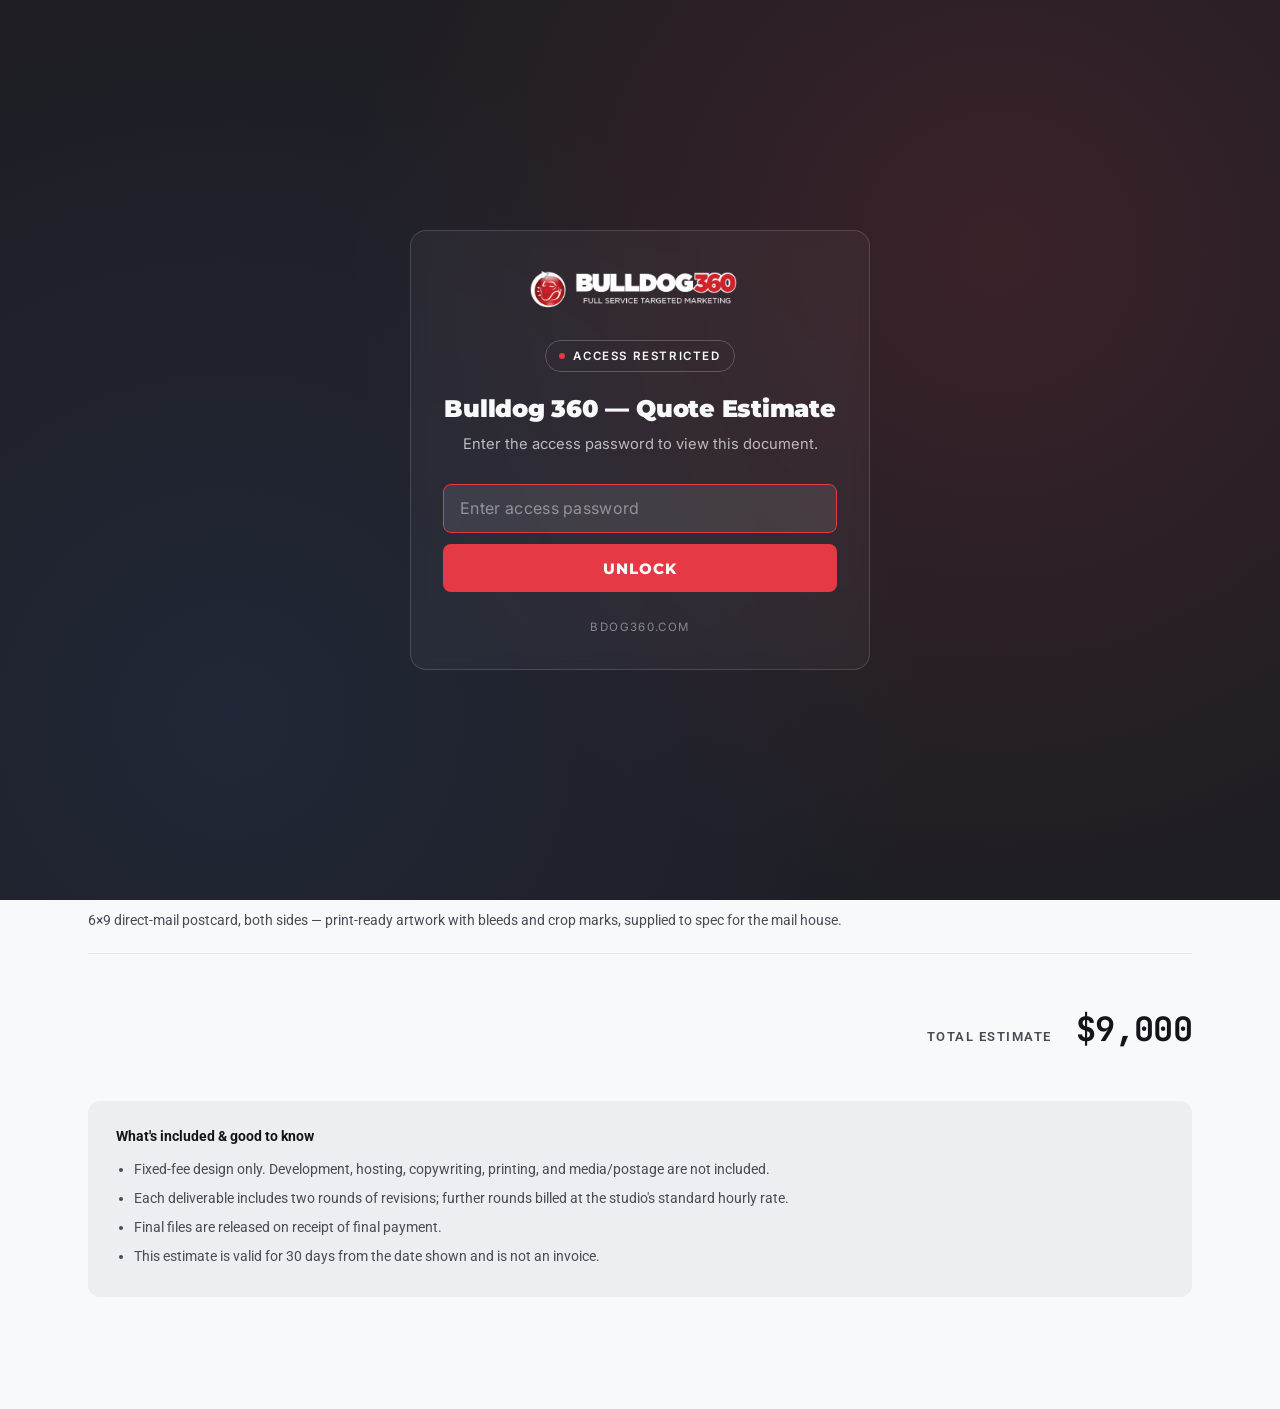
<file: quote-estimate.html>
<!doctype html>
<html lang="en" class="bdog-locked">
<head>
  <meta charset="utf-8">
  <meta name="viewport" content="width=device-width, initial-scale=1">
  <link rel="icon" href="favicon.ico" sizes="any">
  <link rel="icon" type="image/png" href="assets/favicon-32.png" sizes="32x32">
  <link rel="icon" type="image/png" href="assets/favicon-192.png" sizes="192x192">
  <link rel="apple-touch-icon" href="assets/apple-touch-icon.png">
  <title>Bulldog 360 — Quote Estimate</title>
  <meta name="description" content="Design-services quote estimate for the Bulldog 360 website, email, and print design.">
  <link rel="preconnect" href="https://fonts.googleapis.com">
  <link rel="preconnect" href="https://fonts.gstatic.com" crossorigin>
  <link rel="stylesheet" href="https://fonts.googleapis.com/css2?family=Inter:wght@400;500;600;700&family=JetBrains+Mono:wght@400;500;700&family=Montserrat:wght@700;800;900&family=Roboto:wght@400;500;700&display=swap">
  <link rel="stylesheet" href="brand-guide.css">
  <link rel="stylesheet" href="budget-proposal.css">
  <link rel="stylesheet" href="gate.css">
  <link rel="stylesheet" href="admin-menu.css">
  <script defer src="gate.js"></script>
  <script defer src="admin-menu.js"></script>

  <style>
    /* ---- Quote estimate (scoped) ---- */
    .quote { padding-block: var(--section-y); }
    .quote__head {
      display: flex; flex-wrap: wrap; justify-content: space-between;
      align-items: flex-start; gap: 1.5rem; margin-bottom: 2.5rem;
      padding-bottom: 1.75rem; border-bottom: 1px solid var(--hair);
    }
    .quote__brand { display: flex; align-items: center; gap: .85rem; }
    .quote__brand img { width: 46px; height: 46px; object-fit: contain; }
    .quote__brand b { font-family: var(--f-display); font-weight: 900; letter-spacing: -.01em; font-size: 1.15rem; }
    .quote__brand small { display: block; color: var(--ink-soft); font-size: .8rem; font-weight: 500; }
    .quote__meta { text-align: right; font-size: .9rem; color: var(--ink-soft); line-height: 1.7; }
    .quote__meta b { color: var(--ink); font-family: var(--f-mono); font-weight: 500; }

    .quote__parties { display: grid; grid-template-columns: 1fr 1fr; gap: 1.5rem; margin-bottom: 2.5rem; }
    .quote__party span { display: block; text-transform: uppercase; letter-spacing: .12em; font-size: .72rem; color: var(--ink-soft); margin-bottom: .35rem; font-weight: 600; }
    .quote__party strong { font-size: 1.05rem; }
    .quote__party p { margin: .15rem 0 0; color: var(--ink-soft); font-size: .92rem; }

    .quote-table { width: 100%; border-collapse: collapse; margin-bottom: 1.5rem; }
    .quote-table thead th {
      text-align: left; font-size: .74rem; letter-spacing: .1em; text-transform: uppercase;
      color: var(--ink-soft); font-weight: 600; padding: 0 0 .85rem; border-bottom: 2px solid var(--ink);
    }
    .quote-table thead th:last-child { text-align: right; }
    .quote-table tbody td { padding: 1.25rem 0; border-bottom: 1px solid var(--hair); vertical-align: top; }
    .quote-table tbody td:last-child { text-align: right; font-family: var(--f-mono); font-weight: 500; white-space: nowrap; }
    .quote-table .item-name { font-weight: 600; font-size: 1.05rem; display: block; margin-bottom: .3rem; }
    .quote-table .item-desc { color: var(--ink-soft); font-size: .9rem; line-height: 1.6; }

    .quote-total {
      display: flex; justify-content: flex-end; align-items: baseline; gap: 1.5rem;
      padding: 1.5rem 0 0; margin-top: .25rem;
    }
    .quote-total span { text-transform: uppercase; letter-spacing: .12em; font-size: .8rem; color: var(--ink-soft); font-weight: 600; }
    .quote-total b { font-family: var(--f-mono); font-weight: 700; font-size: 2.1rem; letter-spacing: -.02em; }

    .quote__terms {
      margin-top: 2.75rem; padding: 1.5rem 1.75rem; border-radius: 12px;
      background: var(--pearl-2); color: var(--ink-soft); font-size: .88rem; line-height: 1.7;
    }
    .quote__terms b { color: var(--ink); }
    .quote__terms ul { margin: .6rem 0 0; padding-left: 1.1rem; }
    .quote__terms li { margin: .3rem 0; }

    @media (max-width: 640px) {
      .quote__head, .quote__meta { text-align: left; }
      .quote__meta { text-align: left; }
      .quote__parties { grid-template-columns: 1fr; }
      .quote-table thead { display: none; }
      .quote-table tbody td { display: block; padding: .4rem 0; border: 0; }
      .quote-table tbody tr { display: block; padding: 1rem 0; border-bottom: 1px solid var(--hair); }
      .quote-table tbody td:last-child { text-align: left; font-size: 1.1rem; }
    }
  </style>
</head>
<body>

  <!-- Page gate (hidden by gate.css once unlocked) -->
  <div class="bdog-gate" role="dialog" aria-modal="true" aria-labelledby="bdogGateTitle">
    <div class="bdog-gate__card">
      <picture>
        <source srcset="assets/bdog360-logo.avif" type="image/avif">
        <img src="assets/bdog360-logo.png" alt="Bulldog 360" class="bdog-gate__logo">
      </picture>
      <span class="bdog-gate__pill">Access Restricted</span>
      <h1 class="bdog-gate__title" id="bdogGateTitle">Bulldog 360 — Quote Estimate</h1>
      <p class="bdog-gate__sub">Enter the access password to view this document.</p>
      <form id="bdogGateForm" class="bdog-gate__form" novalidate>
        <input id="bdogGateInput" class="bdog-gate__input" type="password" placeholder="Enter access password"
               autocomplete="off" autocapitalize="off" autocorrect="off" spellcheck="false" required>
        <button id="bdogGateBtn" type="submit" class="bdog-gate__btn">Unlock</button>
      </form>
      <p id="bdogGateErr" class="bdog-gate__err" hidden>Wrong password — try again.</p>
      <p class="bdog-gate__foot">bdog360.com</p>
    </div>
  </div>

  <main class="quote">
    <div class="wrap">

      <p class="eyebrow">Design Services · Estimate</p>
      <h1 style="font-size:clamp(2.1rem,4.5vw,3rem);letter-spacing:-.03em;margin:0 0 .5rem;">Website, Email &amp; Print Design</h1>
      <p class="lede" style="margin-bottom:2.5rem;">A fixed-fee estimate for the design of three deliverables — the consumer website, the outreach email, and the direct-mail postcard.</p>

      <!-- header: studio + meta -->
      <div class="quote__head">
        <div class="quote__brand">
          <img src="assets/bdog360-mark.png" alt="">
          <div>
            <b>Orbis Design</b>
            <small>Brand &amp; deliverable studio</small>
          </div>
        </div>
        <div class="quote__meta">
          Estimate <b>EST-2026-001</b><br>
          Date <b>June 10, 2026</b><br>
          Valid through <b>July 10, 2026</b>
        </div>
      </div>

      <!-- parties -->
      <div class="quote__parties">
        <div class="quote__party">
          <span>Prepared by</span>
          <strong>Orbis Design</strong>
          <p>gary.ricke@orbisdesign.com</p>
        </div>
        <div class="quote__party">
          <span>Prepared for</span>
          <strong>Bulldog 360</strong>
          <p>Full Service Targeted Marketing</p>
        </div>
      </div>

      <!-- line items -->
      <table class="quote-table">
        <thead>
          <tr>
            <th scope="col">Deliverable</th>
            <th scope="col">Fee</th>
          </tr>
        </thead>
        <tbody>
          <tr>
            <td>
              <span class="item-name">Website design</span>
              <span class="item-desc">Full visual design of the consumer landing site — hero, savings calculator, how-it-works, trust and FAQ sections. Responsive layouts for desktop and mobile, delivered as production-ready design.</span>
            </td>
            <td>$6,000</td>
          </tr>
          <tr>
            <td>
              <span class="item-name">Email design</span>
              <span class="item-desc">Branded outreach email template — responsive, on-brand layout matching the site, ready for the email platform.</span>
            </td>
            <td>$1,500</td>
          </tr>
          <tr>
            <td>
              <span class="item-name">Print design</span>
              <span class="item-desc">6×9 direct-mail postcard, both sides — print-ready artwork with bleeds and crop marks, supplied to spec for the mail house.</span>
            </td>
            <td>$1,500</td>
          </tr>
        </tbody>
      </table>

      <div class="quote-total">
        <span>Total estimate</span>
        <b>$9,000</b>
      </div>

      <!-- terms -->
      <div class="quote__terms">
        <b>What's included &amp; good to know</b>
        <ul>
          <li>Fixed-fee design only. Development, hosting, copywriting, printing, and media/postage are not included.</li>
          <li>Each deliverable includes two rounds of revisions; further rounds billed at the studio's standard hourly rate.</li>
          <li>Final files are released on receipt of final payment.</li>
          <li>This estimate is valid for 30 days from the date shown and is not an invoice.</li>
        </ul>
      </div>

    </div>
  </main>

</body>
</html>
</file>
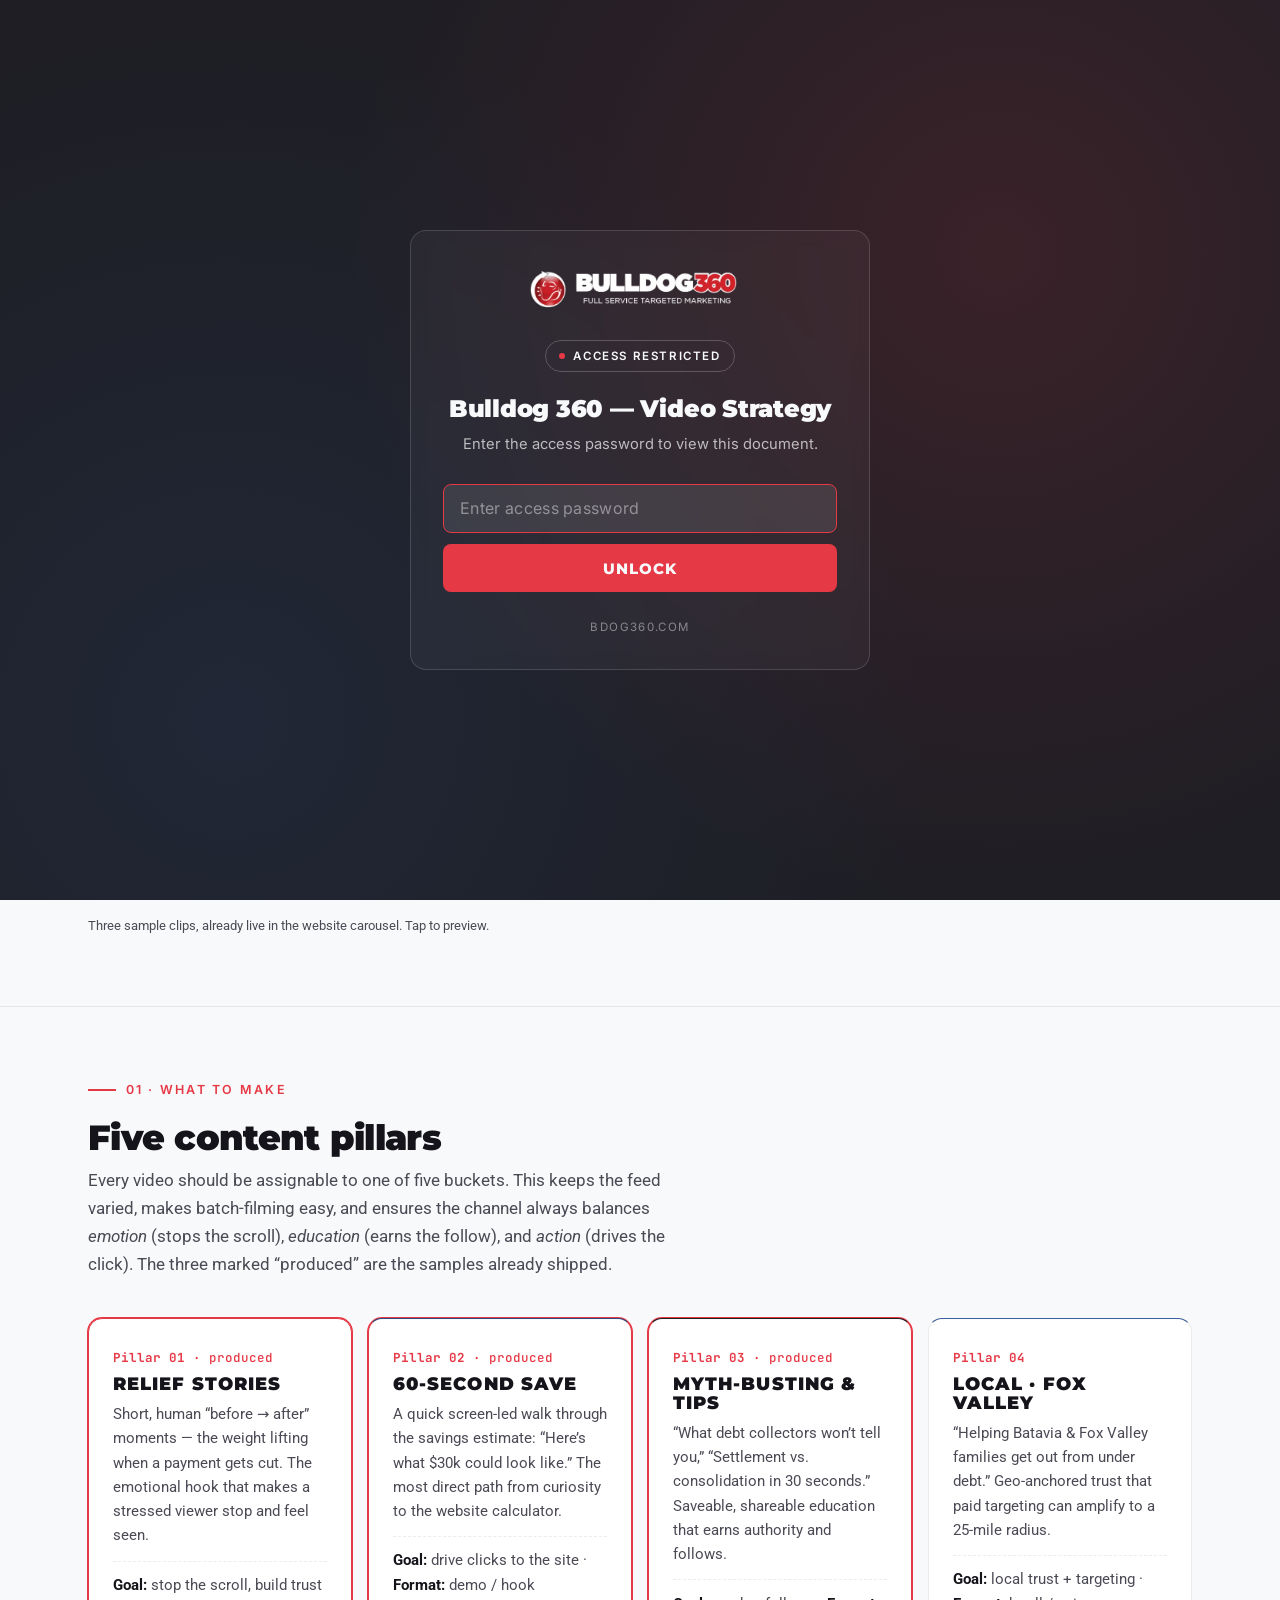
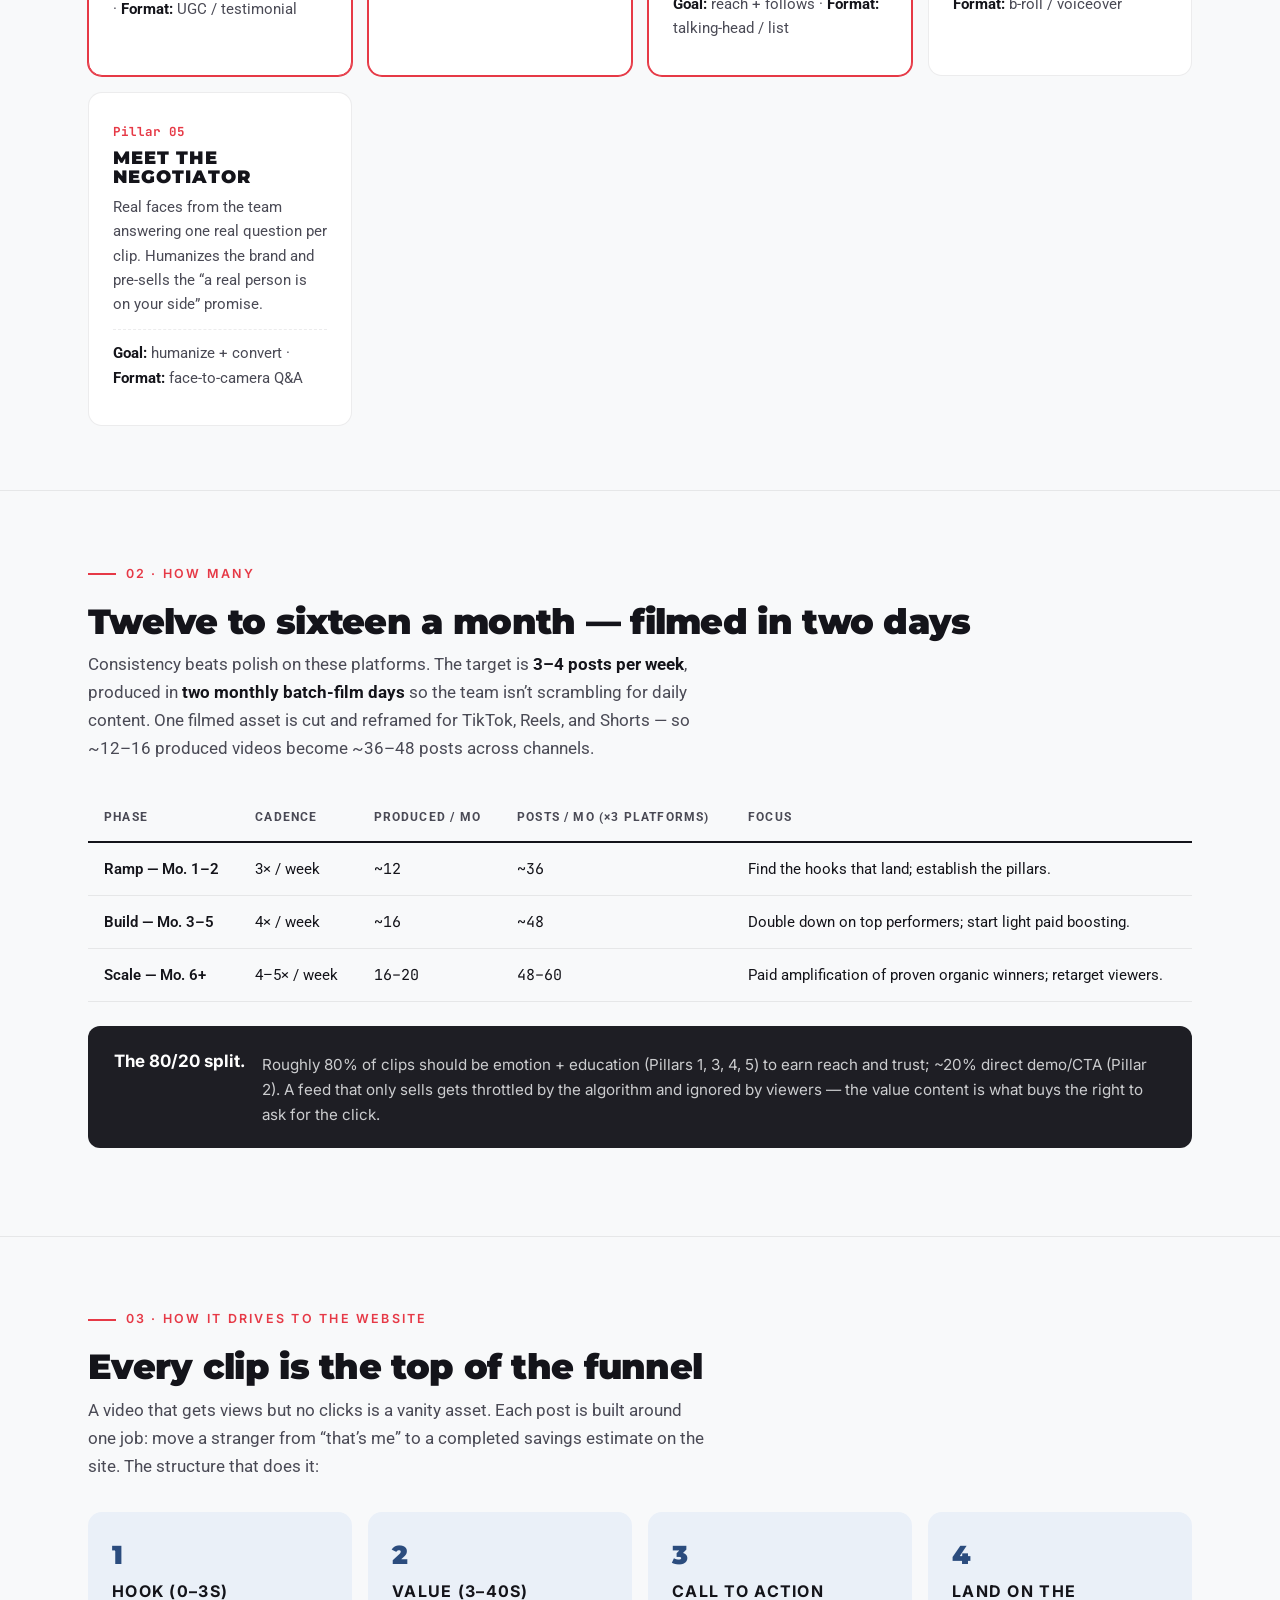
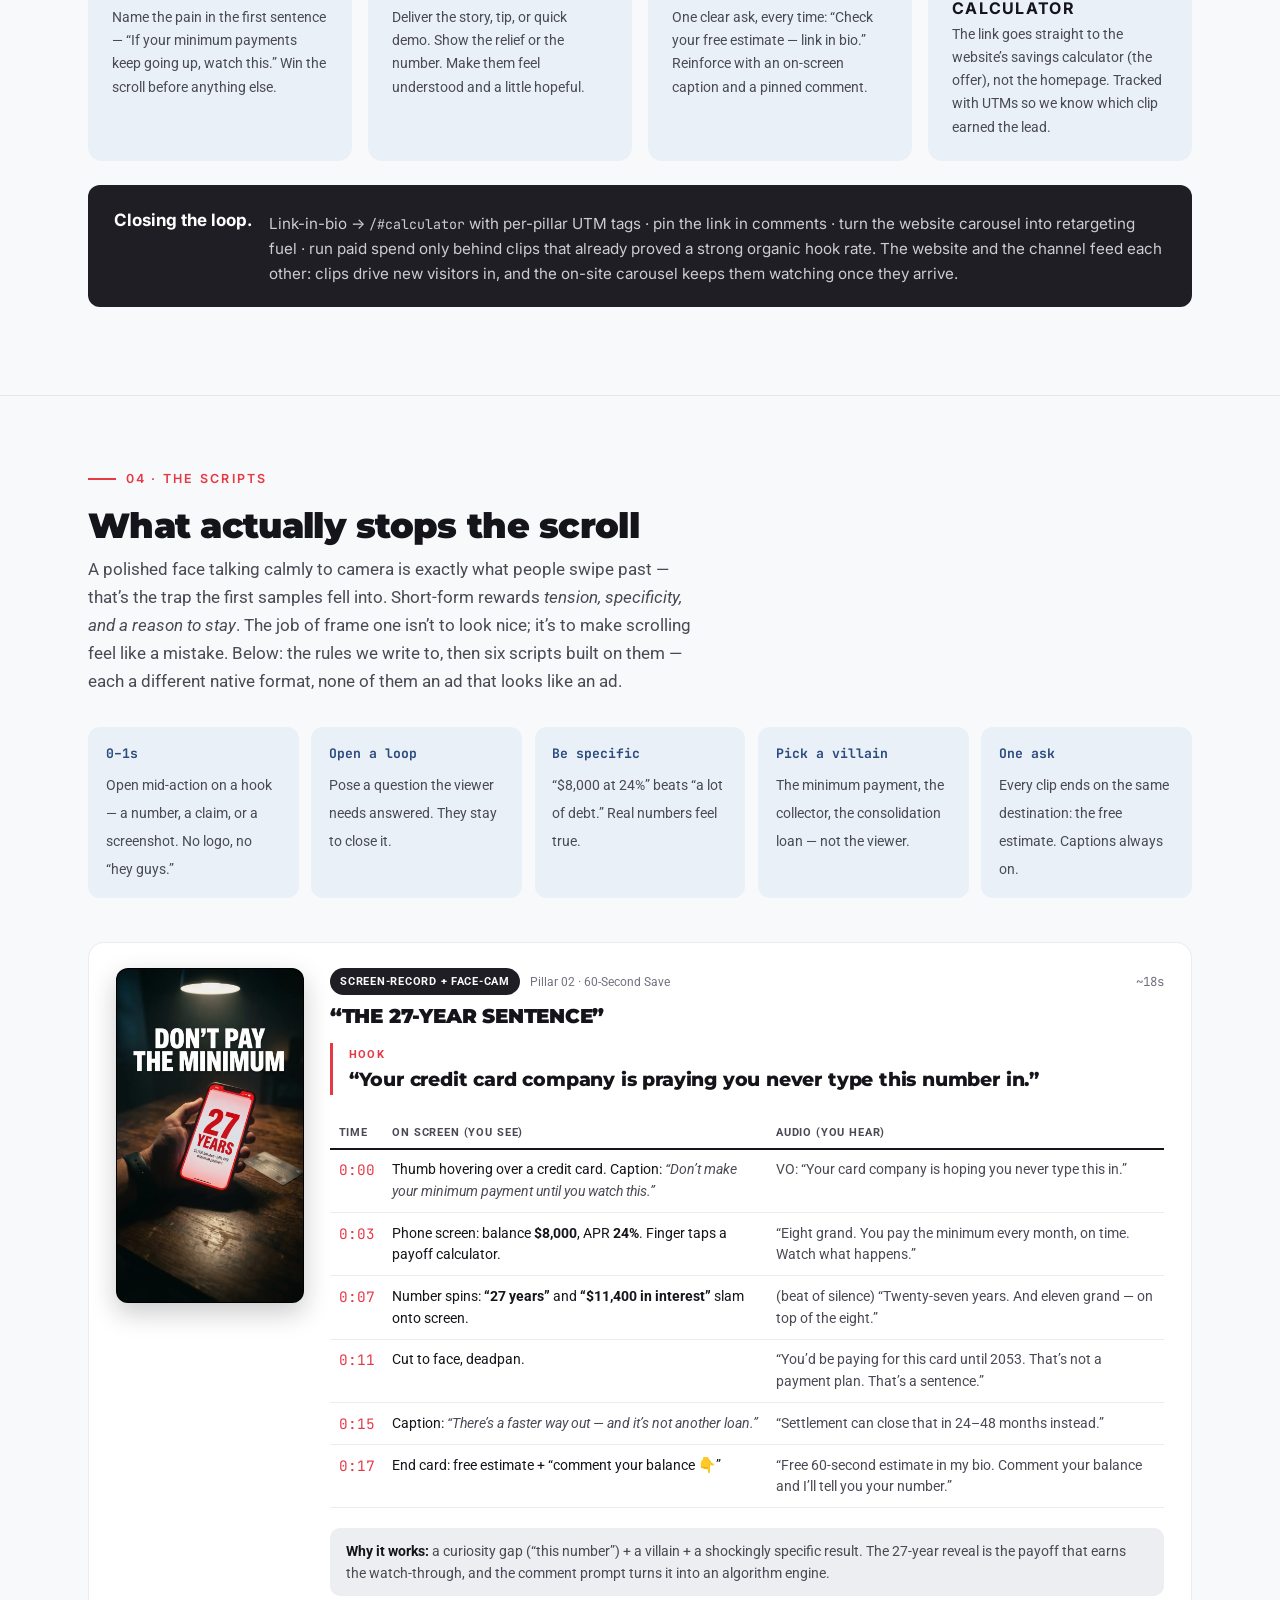
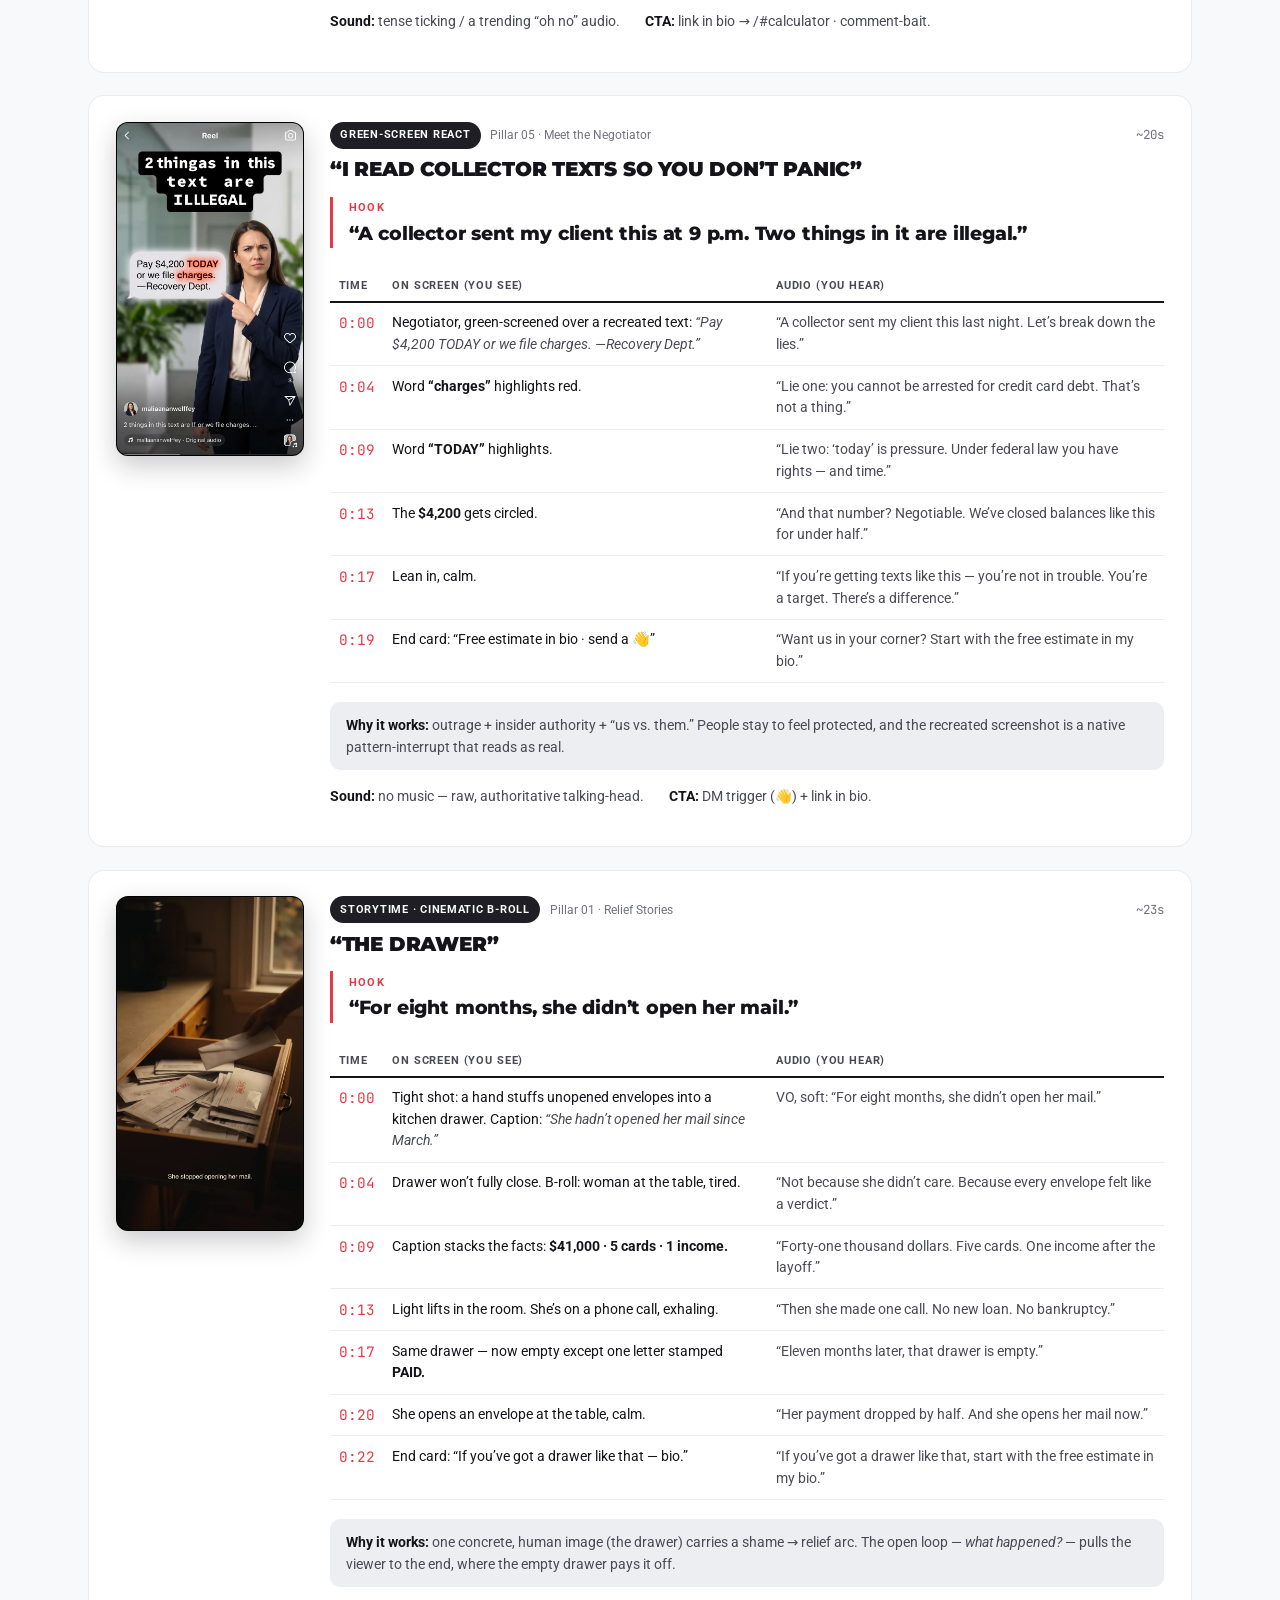
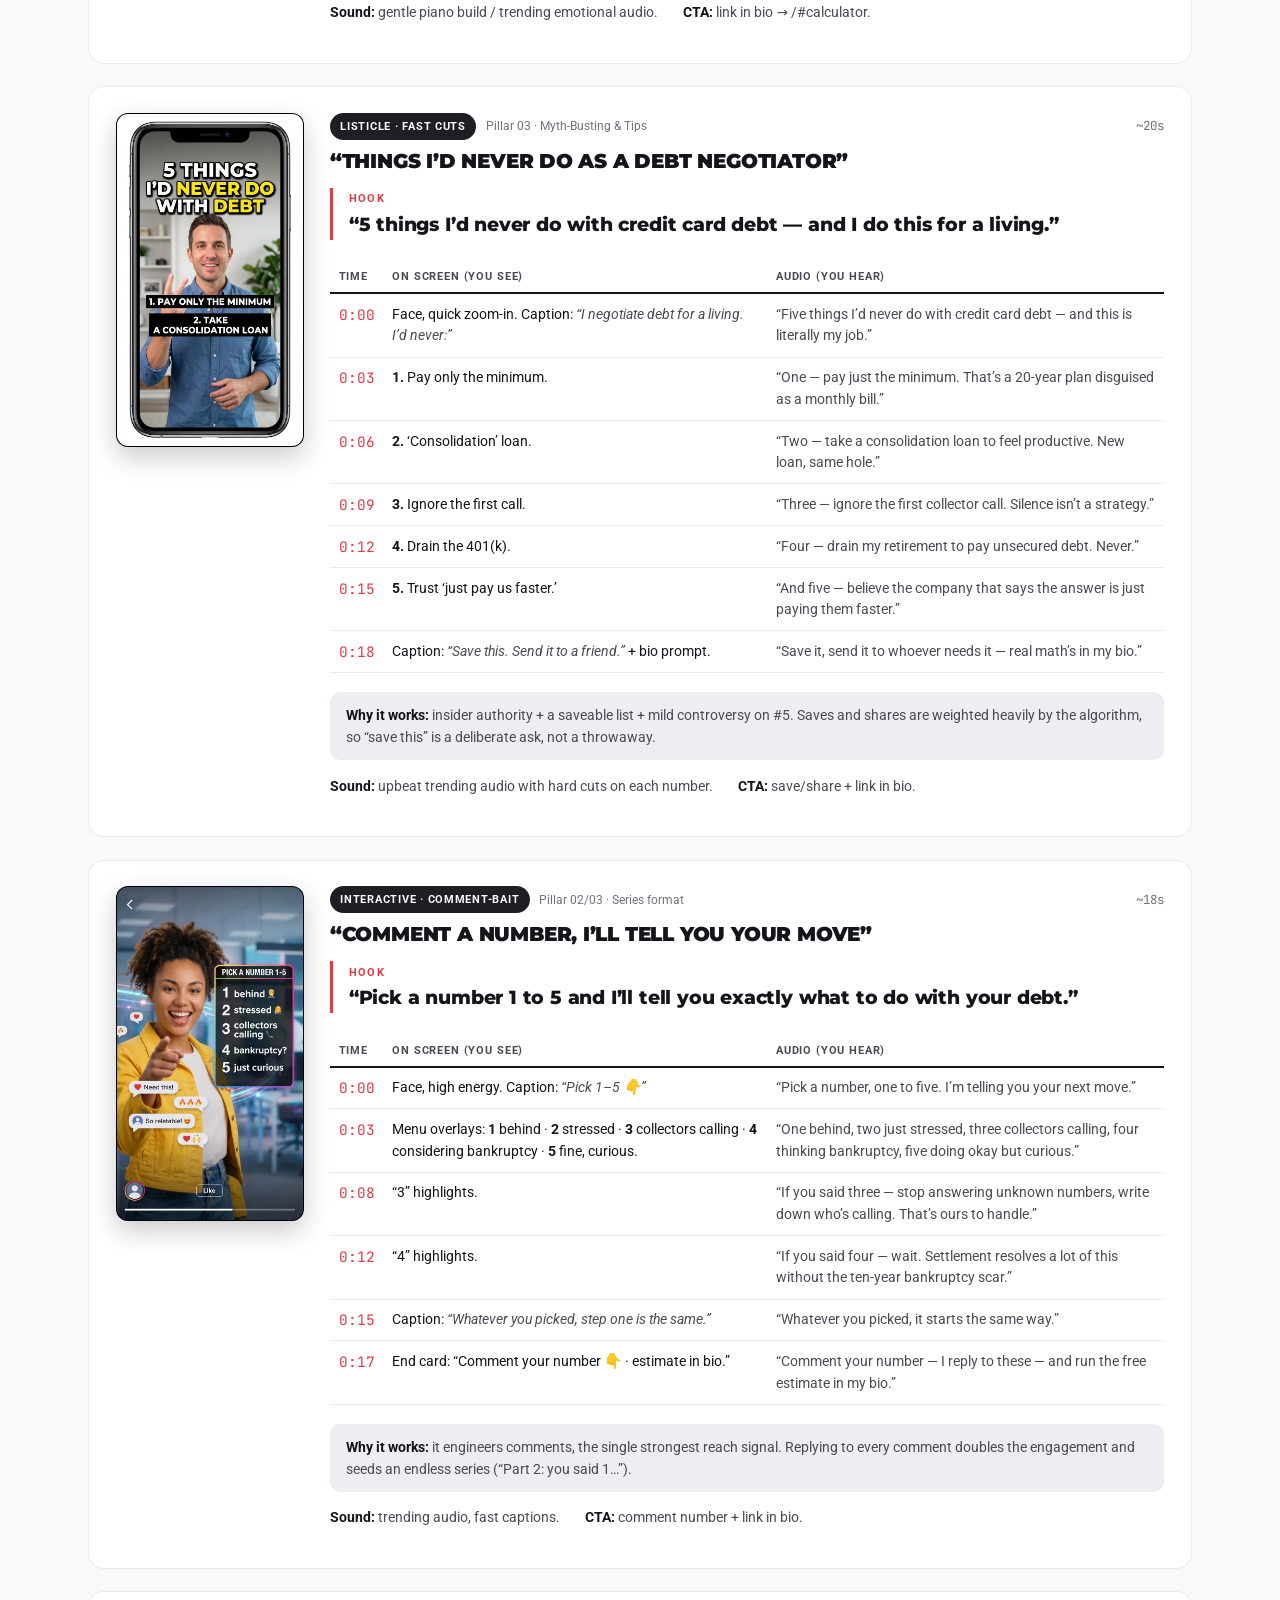
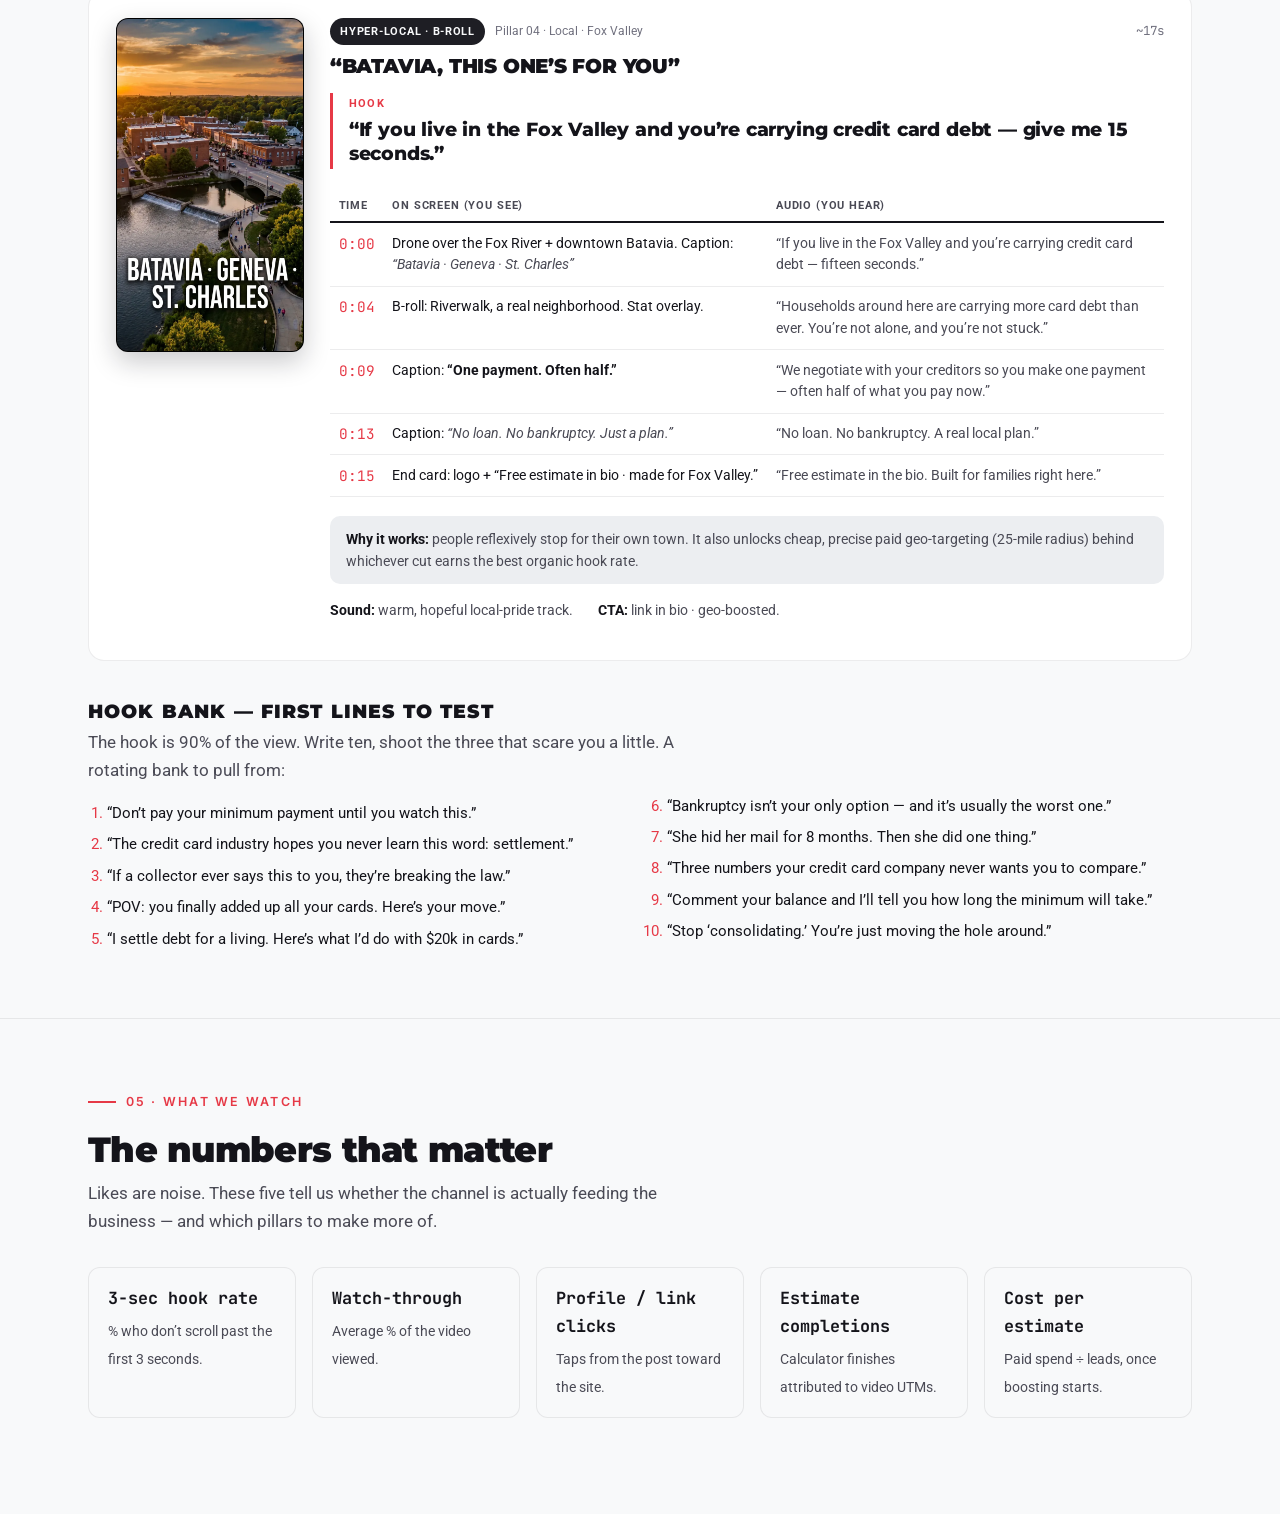
<file: videos.html>
<!doctype html>
<html lang="en" class="bdog-locked">
<head>
  <meta charset="utf-8">
  <meta name="viewport" content="width=device-width, initial-scale=1">
  <link rel="icon" href="favicon.ico" sizes="any">
  <link rel="icon" type="image/png" href="assets/favicon-32.png" sizes="32x32">
  <link rel="icon" type="image/png" href="assets/favicon-192.png" sizes="192x192">
  <link rel="apple-touch-icon" href="assets/apple-touch-icon.png">
  <title>Bulldog 360 — Short-Form Video Strategy</title>
  <meta name="description" content="Direction for Bulldog 360 short-form video: the content pillars to make, how many to produce, and how the channel funnels viewers to the website.">
  <link rel="preconnect" href="https://fonts.googleapis.com">
  <link rel="preconnect" href="https://fonts.gstatic.com" crossorigin>
  <link rel="stylesheet" href="https://fonts.googleapis.com/css2?family=Inter:wght@400;500;600;700&family=JetBrains+Mono:wght@400;500;700&family=Montserrat:wght@700;800;900&family=Roboto:wght@400;500;700&display=swap">
  <link rel="stylesheet" href="brand-guide.css">
  <link rel="stylesheet" href="budget-proposal.css">
  <link rel="stylesheet" href="gate.css">
  <link rel="stylesheet" href="admin-menu.css">
  <script defer src="gate.js"></script>
  <script defer src="admin-menu.js"></script>

  <style>
    /* ---- Video strategy (scoped) ---- */
    .vid-hero { padding-block: var(--section-y) clamp(2rem,5vw,3.5rem); }
    .vid-hero h1 { font-size: clamp(2.2rem, 5vw, 3.4rem); letter-spacing: -.03em; margin: 0 0 .6rem; }
    .vid-hero .lede { max-width: 60ch; }

    .vid-section { padding-block: clamp(2.5rem, 5vw, 4rem); border-top: 1px solid var(--hair); }
    .vid-section > .wrap > h2 { font-size: clamp(1.6rem, 3.2vw, 2.2rem); letter-spacing: -.02em; margin: 0 0 .6rem; }
    .vid-section .section-intro { max-width: 62ch; color: var(--ink-soft); margin: 0 0 2rem; }

    /* sample reels strip */
    .vid-samples { display: flex; gap: 1rem; overflow-x: auto; padding-bottom: .75rem; }
    .vid-sample { flex: 0 0 auto; width: 190px; }
    .vid-sample video { width: 100%; aspect-ratio: 9/16; object-fit: cover; border-radius: 14px; background:#000; box-shadow: var(--shadow-card, 0 12px 30px rgba(0,0,0,.18)); cursor: pointer; }
    .vid-sample p { font-size: .85rem; color: var(--ink-soft); margin: .55rem 0 0; }
    .vid-sample b { display:block; color: var(--ink); font-size: .92rem; }

    /* pillar cards */
    .pillars { display: grid; grid-template-columns: repeat(auto-fit, minmax(250px,1fr)); gap: 1rem; }
    .pillar { border: 1px solid var(--hair); border-radius: 14px; padding: 1.4rem 1.5rem; background: #fff; }
    .pillar__no { font-family: var(--f-mono); font-size: .78rem; color: var(--crimson); font-weight: 700; letter-spacing: .08em; }
    .pillar h3 { font-size: 1.12rem; margin: .35rem 0 .5rem; }
    .pillar p { color: var(--ink-soft); font-size: .92rem; margin: 0 0 .8rem; }
    .pillar__meta { font-size: .8rem; color: var(--ink-faint, #71717f); border-top: 1px dashed var(--hair); padding-top: .7rem; }
    .pillar__meta b { color: var(--ink); }
    .pillar--rec { border-color: var(--crimson); box-shadow: 0 0 0 1px var(--crimson); }
    .pillar--rec .pillar__no::after { content: " · produced"; color: var(--ink-faint); font-weight: 500; }

    /* cadence table */
    .cadence { width: 100%; border-collapse: collapse; }
    .cadence th, .cadence td { text-align: left; padding: .85rem 1rem; border-bottom: 1px solid var(--hair); font-size: .94rem; vertical-align: top; }
    .cadence thead th { font-size: .74rem; text-transform: uppercase; letter-spacing: .1em; color: var(--ink-soft); border-bottom: 2px solid var(--ink); }
    .cadence td:first-child { font-weight: 600; white-space: nowrap; }
    .cadence .num { font-family: var(--f-mono); }

    /* funnel steps */
    .funnel { display: grid; grid-template-columns: repeat(auto-fit, minmax(210px,1fr)); gap: 1rem; counter-reset: fstep; }
    .fstep { border-radius: 14px; padding: 1.4rem 1.5rem; background: var(--indigo-soft, #eaf0f8); position: relative; }
    .fstep::before { counter-increment: fstep; content: counter(fstep); font-family: var(--f-display); font-weight: 900; font-size: 1.6rem; color: var(--indigo); display:block; margin-bottom: .4rem; }
    .fstep h4 { font-size: 1rem; margin: 0 0 .4rem; }
    .fstep p { font-size: .88rem; color: var(--ink-soft); margin: 0; }

    .callout { margin-top: 1.5rem; padding: 1.3rem 1.6rem; border-radius: 12px; background: var(--onyx); color: var(--pearl); }
    .callout b { color: #fff; }
    .callout p { margin: .3rem 0 0; color: rgba(248,249,250,.8); font-size: .95rem; }

    .kpis { display: grid; grid-template-columns: repeat(auto-fit, minmax(150px,1fr)); gap: 1rem; }
    .kpi { border: 1px solid var(--hair); border-radius: 12px; padding: 1.1rem 1.2rem; }
    .kpi b { font-family: var(--f-mono); font-size: 1.05rem; display:block; margin-bottom: .2rem; }
    .kpi span { font-size: .85rem; color: var(--ink-soft); }

    /* ---- scripts ---- */
    .rules { display: grid; grid-template-columns: repeat(auto-fit, minmax(155px,1fr)); gap: .8rem; margin: 0 0 2.75rem; }
    .rule { background: var(--indigo-soft, #eaf0f8); border-radius: 12px; padding: 1rem 1.1rem; }
    .rule b { font-family: var(--f-mono); color: var(--indigo); display: block; font-size: .82rem; margin-bottom: .3rem; }
    .rule span { font-size: .85rem; color: var(--ink-soft); line-height: 1.5; }

    .script { border: 1px solid var(--hair); border-radius: 16px; padding: 1.6rem 1.7rem; margin-bottom: 1.4rem; background: #fff; display: grid; grid-template-columns: 188px 1fr; column-gap: 1.6rem; }
    .script__frame { grid-row: 1 / 99; align-self: start; width: 188px; aspect-ratio: 9/16; object-fit: cover; border-radius: 12px; background: #000; box-shadow: 0 10px 26px rgba(20,20,26,.22); border: 1px solid var(--hair); }
    @media (max-width: 700px) {
      .script { grid-template-columns: 1fr; }
      .script__frame { grid-row: auto; width: 150px; margin-bottom: .6rem; }
    }
    .script__top { display: flex; flex-wrap: wrap; gap: .6rem; align-items: center; margin-bottom: .5rem; }
    .script__tag { font-size: .66rem; font-weight: 700; letter-spacing: .07em; text-transform: uppercase; padding: .3rem .65rem; border-radius: 99px; background: var(--onyx); color: var(--pearl); }
    .script__pillar { font-size: .78rem; color: var(--ink-faint, #71717f); }
    .script__len { font-size: .78rem; color: var(--ink-faint, #71717f); margin-left: auto; font-family: var(--f-mono); }
    .script h3 { font-size: 1.28rem; margin: .1rem 0 .85rem; letter-spacing: -.01em; }
    .script__hook { border-left: 3px solid var(--crimson); padding: .15rem 0 .15rem 1rem; margin: .2rem 0 1.1rem; }
    .script__hook span { display: block; font-size: .68rem; letter-spacing: .12em; text-transform: uppercase; color: var(--crimson); font-weight: 700; margin-bottom: .3rem; }
    .script__hook p { margin: 0; font-family: var(--f-display); font-weight: 800; font-size: 1.18rem; line-height: 1.28; letter-spacing: -.01em; color: var(--ink); }

    .beats { width: 100%; border-collapse: collapse; margin: .3rem 0 1rem; }
    .beats th { text-align: left; font-size: .66rem; text-transform: uppercase; letter-spacing: .08em; color: var(--ink-soft); padding: .4rem .55rem; border-bottom: 2px solid var(--ink); }
    .beats td { padding: .6rem .55rem; border-bottom: 1px solid var(--hair); font-size: .9rem; vertical-align: top; line-height: 1.5; }
    .beats td:first-child { font-family: var(--f-mono); white-space: nowrap; color: var(--crimson); width: 3rem; }
    .beats .see { color: var(--ink); width: 46%; }
    .beats .hear { color: var(--ink-soft); }

    .script__why { background: var(--pearl-2); border-radius: 10px; padding: .75rem 1rem; font-size: .86rem; color: var(--ink-soft); margin: .2rem 0 .9rem; line-height: 1.6; }
    .script__why b { color: var(--ink); }
    .script__foot { display: flex; flex-wrap: wrap; gap: .6rem 1.6rem; font-size: .85rem; color: var(--ink-soft); }
    .script__foot b { color: var(--ink); }

    .hookbank { margin: .6rem 0 0; padding-left: 1.2rem; columns: 2; column-gap: 2.2rem; }
    .hookbank li { margin: .45rem 0; font-size: .92rem; break-inside: avoid; color: var(--ink); }
    .hookbank li::marker { color: var(--crimson); }

    @media (max-width: 640px) {
      .hookbank { columns: 1; }
      .beats thead { display: none; }
      .beats, .beats tbody, .beats tr, .beats td { display: block; width: auto; }
      .beats tr { padding: .6rem 0; border-bottom: 1px solid var(--hair); }
      .beats td { border: 0; padding: .15rem 0; }
      .beats td:first-child { color: var(--crimson); font-weight: 600; }
      .beats .see { width: auto; font-weight: 600; }
    }
  </style>
</head>
<body>

  <!-- Page gate (hidden by gate.css once unlocked) -->
  <div class="bdog-gate" role="dialog" aria-modal="true" aria-labelledby="bdogGateTitle">
    <div class="bdog-gate__card">
      <picture>
        <source srcset="assets/bdog360-logo.avif" type="image/avif">
        <img src="assets/bdog360-logo.png" alt="Bulldog 360" class="bdog-gate__logo">
      </picture>
      <span class="bdog-gate__pill">Access Restricted</span>
      <h1 class="bdog-gate__title" id="bdogGateTitle">Bulldog 360 — Video Strategy</h1>
      <p class="bdog-gate__sub">Enter the access password to view this document.</p>
      <form id="bdogGateForm" class="bdog-gate__form" novalidate>
        <input id="bdogGateInput" class="bdog-gate__input" type="password" placeholder="Enter access password"
               autocomplete="off" autocapitalize="off" autocorrect="off" spellcheck="false" required>
        <button id="bdogGateBtn" type="submit" class="bdog-gate__btn">Unlock</button>
      </form>
      <p id="bdogGateErr" class="bdog-gate__err" hidden>Wrong password — try again.</p>
      <p class="bdog-gate__foot">bdog360.com</p>
    </div>
  </div>

  <!-- ===== HERO ===== -->
  <header class="vid-hero">
    <div class="wrap">
      <p class="eyebrow">Channel Plan · TikTok · Reels · Shorts</p>
      <h1>Short-form video, pointed straight at the calculator.</h1>
      <p class="lede">Short vertical video is the cheapest way to put Bulldog 360 in front of people who are quietly stressed about debt — and the carousel on the website is the same library, doing double duty as on-site social proof. This page lays out <strong>what to make</strong>, <strong>how much to make</strong>, and <strong>how every clip funnels a stranger to the savings estimate</strong>.</p>

      <div class="vid-samples" style="margin-top:2rem;">
        <div class="vid-sample">
          <video src="assets/video/reel-relief.mp4" poster="assets/photos/reel-relief-poster.jpg" muted loop playsinline preload="none" onclick="this.paused?this.play():this.pause();"></video>
          <p><b>Relief story</b>“They cut my payment in half.”</p>
        </div>
        <div class="vid-sample">
          <video src="assets/video/reel-calculator.mp4" poster="assets/photos/reel-calculator-poster.jpg" muted loop playsinline preload="none" onclick="this.paused?this.play():this.pause();"></video>
          <p><b>60-second save</b>Calculator demo → website.</p>
        </div>
        <div class="vid-sample">
          <video src="assets/video/reel-mythbust.mp4" poster="assets/photos/reel-mythbust-poster.jpg" muted loop playsinline preload="none" onclick="this.paused?this.play():this.pause();"></video>
          <p><b>Myth-bust</b>“What collectors won’t tell you.”</p>
        </div>
      </div>
      <p style="font-size:.82rem;color:var(--ink-soft);margin-top:.6rem;">Three sample clips, already live in the website carousel. Tap to preview.</p>
    </div>
  </header>

  <!-- ===== 01 · PILLARS ===== -->
  <section class="vid-section">
    <div class="wrap">
      <p class="eyebrow">01 · What to make</p>
      <h2>Five content pillars</h2>
      <p class="section-intro">Every video should be assignable to one of five buckets. This keeps the feed varied, makes batch-filming easy, and ensures the channel always balances <em>emotion</em> (stops the scroll), <em>education</em> (earns the follow), and <em>action</em> (drives the click). The three marked “produced” are the samples already shipped.</p>

      <div class="pillars">
        <article class="pillar pillar--rec">
          <span class="pillar__no">Pillar 01</span>
          <h3>Relief Stories</h3>
          <p>Short, human “before → after” moments — the weight lifting when a payment gets cut. The emotional hook that makes a stressed viewer stop and feel seen.</p>
          <p class="pillar__meta"><b>Goal:</b> stop the scroll, build trust · <b>Format:</b> UGC / testimonial</p>
        </article>

        <article class="pillar pillar--rec">
          <span class="pillar__no">Pillar 02</span>
          <h3>60-Second Save</h3>
          <p>A quick screen-led walk through the savings estimate: “Here’s what $30k could look like.” The most direct path from curiosity to the website calculator.</p>
          <p class="pillar__meta"><b>Goal:</b> drive clicks to the site · <b>Format:</b> demo / hook</p>
        </article>

        <article class="pillar pillar--rec">
          <span class="pillar__no">Pillar 03</span>
          <h3>Myth-Busting &amp; Tips</h3>
          <p>“What debt collectors won’t tell you,” “Settlement vs. consolidation in 30 seconds.” Saveable, shareable education that earns authority and follows.</p>
          <p class="pillar__meta"><b>Goal:</b> reach + follows · <b>Format:</b> talking-head / list</p>
        </article>

        <article class="pillar">
          <span class="pillar__no">Pillar 04</span>
          <h3>Local · Fox Valley</h3>
          <p>“Helping Batavia &amp; Fox Valley families get out from under debt.” Geo-anchored trust that paid targeting can amplify to a 25-mile radius.</p>
          <p class="pillar__meta"><b>Goal:</b> local trust + targeting · <b>Format:</b> b-roll / voiceover</p>
        </article>

        <article class="pillar">
          <span class="pillar__no">Pillar 05</span>
          <h3>Meet the Negotiator</h3>
          <p>Real faces from the team answering one real question per clip. Humanizes the brand and pre-sells the “a real person is on your side” promise.</p>
          <p class="pillar__meta"><b>Goal:</b> humanize + convert · <b>Format:</b> face-to-camera Q&amp;A</p>
        </article>
      </div>
    </div>
  </section>

  <!-- ===== 02 · HOW MANY ===== -->
  <section class="vid-section">
    <div class="wrap">
      <p class="eyebrow">02 · How many</p>
      <h2>Twelve to sixteen a month — filmed in two days</h2>
      <p class="section-intro">Consistency beats polish on these platforms. The target is <strong>3–4 posts per week</strong>, produced in <strong>two monthly batch-film days</strong> so the team isn’t scrambling for daily content. One filmed asset is cut and reframed for TikTok, Reels, and Shorts — so ~12–16 produced videos become ~36–48 posts across channels.</p>

      <table class="cadence">
        <thead>
          <tr><th>Phase</th><th>Cadence</th><th>Produced / mo</th><th>Posts / mo (×3 platforms)</th><th>Focus</th></tr>
        </thead>
        <tbody>
          <tr>
            <td>Ramp — Mo. 1–2</td>
            <td>3× / week</td>
            <td class="num">~12</td>
            <td class="num">~36</td>
            <td>Find the hooks that land; establish the pillars.</td>
          </tr>
          <tr>
            <td>Build — Mo. 3–5</td>
            <td>4× / week</td>
            <td class="num">~16</td>
            <td class="num">~48</td>
            <td>Double down on top performers; start light paid boosting.</td>
          </tr>
          <tr>
            <td>Scale — Mo. 6+</td>
            <td>4–5× / week</td>
            <td class="num">16–20</td>
            <td class="num">48–60</td>
            <td>Paid amplification of proven organic winners; retarget viewers.</td>
          </tr>
        </tbody>
      </table>

      <div class="callout">
        <b>The 80/20 split.</b>
        <p>Roughly 80% of clips should be emotion + education (Pillars 1, 3, 4, 5) to earn reach and trust; ~20% direct demo/CTA (Pillar 2). A feed that only sells gets throttled by the algorithm and ignored by viewers — the value content is what buys the right to ask for the click.</p>
      </div>
    </div>
  </section>

  <!-- ===== 03 · FUNNEL ===== -->
  <section class="vid-section">
    <div class="wrap">
      <p class="eyebrow">03 · How it drives to the website</p>
      <h2>Every clip is the top of the funnel</h2>
      <p class="section-intro">A video that gets views but no clicks is a vanity asset. Each post is built around one job: move a stranger from “that’s me” to a completed savings estimate on the site. The structure that does it:</p>

      <div class="funnel">
        <div class="fstep">
          <h4>Hook (0–3s)</h4>
          <p>Name the pain in the first sentence — “If your minimum payments keep going up, watch this.” Win the scroll before anything else.</p>
        </div>
        <div class="fstep">
          <h4>Value (3–40s)</h4>
          <p>Deliver the story, tip, or quick demo. Show the relief or the number. Make them feel understood and a little hopeful.</p>
        </div>
        <div class="fstep">
          <h4>Call to action</h4>
          <p>One clear ask, every time: “Check your free estimate — link in bio.” Reinforce with an on-screen caption and a pinned comment.</p>
        </div>
        <div class="fstep">
          <h4>Land on the calculator</h4>
          <p>The link goes straight to the website’s savings calculator (the offer), not the homepage. Tracked with UTMs so we know which clip earned the lead.</p>
        </div>
      </div>

      <div class="callout">
        <b>Closing the loop.</b>
        <p>Link-in-bio → <code>/#calculator</code> with per-pillar UTM tags · pin the link in comments · turn the website carousel into retargeting fuel · run paid spend only behind clips that already proved a strong organic hook rate. The website and the channel feed each other: clips drive new visitors in, and the on-site carousel keeps them watching once they arrive.</p>
      </div>
    </div>
  </section>

  <!-- ===== 04 · SCRIPTS ===== -->
  <section class="vid-section">
    <div class="wrap">
      <p class="eyebrow">04 · The scripts</p>
      <h2>What actually stops the scroll</h2>
      <p class="section-intro">A polished face talking calmly to camera is exactly what people swipe past — that’s the trap the first samples fell into. Short-form rewards <em>tension, specificity, and a reason to stay</em>. The job of frame one isn’t to look nice; it’s to make scrolling feel like a mistake. Below: the rules we write to, then six scripts built on them — each a different native format, none of them an ad that looks like an ad.</p>

      <div class="rules">
        <div class="rule"><b>0–1s</b><span>Open mid-action on a hook — a number, a claim, or a screenshot. No logo, no “hey guys.”</span></div>
        <div class="rule"><b>Open a loop</b><span>Pose a question the viewer needs answered. They stay to close it.</span></div>
        <div class="rule"><b>Be specific</b><span>“$8,000 at 24%” beats “a lot of debt.” Real numbers feel true.</span></div>
        <div class="rule"><b>Pick a villain</b><span>The minimum payment, the collector, the consolidation loan — not the viewer.</span></div>
        <div class="rule"><b>One ask</b><span>Every clip ends on the same destination: the free estimate. Captions always on.</span></div>
      </div>

      <!-- Script 1 -->
      <article class="script">
        <img class="script__frame" src="assets/photos/frame-27years.webp" alt="Reel frame: phone showing a 27-year payoff reveal, caption ‘Don’t pay the minimum’" loading="lazy">
        <div class="script__top">
          <span class="script__tag">Screen-record + face-cam</span>
          <span class="script__pillar">Pillar 02 · 60-Second Save</span>
          <span class="script__len">~18s</span>
        </div>
        <h3>“The 27-Year Sentence”</h3>
        <div class="script__hook">
          <span>Hook</span>
          <p>“Your credit card company is praying you never type this number in.”</p>
        </div>
        <table class="beats">
          <thead><tr><th>Time</th><th>On screen (you see)</th><th>Audio (you hear)</th></tr></thead>
          <tbody>
            <tr><td>0:00</td><td class="see">Thumb hovering over a credit card. Caption: <em>“Don’t make your minimum payment until you watch this.”</em></td><td class="hear">VO: “Your card company is hoping you never type this in.”</td></tr>
            <tr><td>0:03</td><td class="see">Phone screen: balance <strong>$8,000</strong>, APR <strong>24%</strong>. Finger taps a payoff calculator.</td><td class="hear">“Eight grand. You pay the minimum every month, on time. Watch what happens.”</td></tr>
            <tr><td>0:07</td><td class="see">Number spins: <strong>“27 years”</strong> and <strong>“$11,400 in interest”</strong> slam onto screen.</td><td class="hear">(beat of silence) “Twenty-seven years. And eleven grand — on top of the eight.”</td></tr>
            <tr><td>0:11</td><td class="see">Cut to face, deadpan.</td><td class="hear">“You’d be paying for this card until 2053. That’s not a payment plan. That’s a sentence.”</td></tr>
            <tr><td>0:15</td><td class="see">Caption: <em>“There’s a faster way out — and it’s not another loan.”</em></td><td class="hear">“Settlement can close that in 24–48 months instead.”</td></tr>
            <tr><td>0:17</td><td class="see">End card: free estimate + “comment your balance 👇”</td><td class="hear">“Free 60-second estimate in my bio. Comment your balance and I’ll tell you your number.”</td></tr>
          </tbody>
        </table>
        <p class="script__why"><b>Why it works:</b> a curiosity gap (“this number”) + a villain + a shockingly specific result. The 27-year reveal is the payoff that earns the watch-through, and the comment prompt turns it into an algorithm engine.</p>
        <p class="script__foot"><span><b>Sound:</b> tense ticking / a trending “oh no” audio.</span><span><b>CTA:</b> link in bio → /#calculator · comment-bait.</span></p>
      </article>

      <!-- Script 2 -->
      <article class="script">
        <img class="script__frame" src="assets/photos/frame-collector.webp" alt="Reel frame: negotiator pointing at a threatening collector text, caption ‘2 things in this text are illegal’" loading="lazy">
        <div class="script__top">
          <span class="script__tag">Green-screen react</span>
          <span class="script__pillar">Pillar 05 · Meet the Negotiator</span>
          <span class="script__len">~20s</span>
        </div>
        <h3>“I read collector texts so you don’t panic”</h3>
        <div class="script__hook">
          <span>Hook</span>
          <p>“A collector sent my client this at 9 p.m. Two things in it are illegal.”</p>
        </div>
        <table class="beats">
          <thead><tr><th>Time</th><th>On screen (you see)</th><th>Audio (you hear)</th></tr></thead>
          <tbody>
            <tr><td>0:00</td><td class="see">Negotiator, green-screened over a recreated text: <em>“Pay $4,200 TODAY or we file charges. —Recovery Dept.”</em></td><td class="hear">“A collector sent my client this last night. Let’s break down the lies.”</td></tr>
            <tr><td>0:04</td><td class="see">Word <strong>“charges”</strong> highlights red.</td><td class="hear">“Lie one: you cannot be arrested for credit card debt. That’s not a thing.”</td></tr>
            <tr><td>0:09</td><td class="see">Word <strong>“TODAY”</strong> highlights.</td><td class="hear">“Lie two: ‘today’ is pressure. Under federal law you have rights — and time.”</td></tr>
            <tr><td>0:13</td><td class="see">The <strong>$4,200</strong> gets circled.</td><td class="hear">“And that number? Negotiable. We’ve closed balances like this for under half.”</td></tr>
            <tr><td>0:17</td><td class="see">Lean in, calm.</td><td class="hear">“If you’re getting texts like this — you’re not in trouble. You’re a target. There’s a difference.”</td></tr>
            <tr><td>0:19</td><td class="see">End card: “Free estimate in bio · send a 👋”</td><td class="hear">“Want us in your corner? Start with the free estimate in my bio.”</td></tr>
          </tbody>
        </table>
        <p class="script__why"><b>Why it works:</b> outrage + insider authority + “us vs. them.” People stay to feel protected, and the recreated screenshot is a native pattern-interrupt that reads as real.</p>
        <p class="script__foot"><span><b>Sound:</b> no music — raw, authoritative talking-head.</span><span><b>CTA:</b> DM trigger (👋) + link in bio.</span></p>
      </article>

      <!-- Script 3 -->
      <article class="script">
        <img class="script__frame" src="assets/photos/frame-drawer.webp" alt="Reel frame: a kitchen drawer overflowing with unopened past-due bills, caption ‘She stopped opening her mail’" loading="lazy">
        <div class="script__top">
          <span class="script__tag">Storytime · cinematic b-roll</span>
          <span class="script__pillar">Pillar 01 · Relief Stories</span>
          <span class="script__len">~23s</span>
        </div>
        <h3>“The Drawer”</h3>
        <div class="script__hook">
          <span>Hook</span>
          <p>“For eight months, she didn’t open her mail.”</p>
        </div>
        <table class="beats">
          <thead><tr><th>Time</th><th>On screen (you see)</th><th>Audio (you hear)</th></tr></thead>
          <tbody>
            <tr><td>0:00</td><td class="see">Tight shot: a hand stuffs unopened envelopes into a kitchen drawer. Caption: <em>“She hadn’t opened her mail since March.”</em></td><td class="hear">VO, soft: “For eight months, she didn’t open her mail.”</td></tr>
            <tr><td>0:04</td><td class="see">Drawer won’t fully close. B-roll: woman at the table, tired.</td><td class="hear">“Not because she didn’t care. Because every envelope felt like a verdict.”</td></tr>
            <tr><td>0:09</td><td class="see">Caption stacks the facts: <strong>$41,000 · 5 cards · 1 income.</strong></td><td class="hear">“Forty-one thousand dollars. Five cards. One income after the layoff.”</td></tr>
            <tr><td>0:13</td><td class="see">Light lifts in the room. She’s on a phone call, exhaling.</td><td class="hear">“Then she made one call. No new loan. No bankruptcy.”</td></tr>
            <tr><td>0:17</td><td class="see">Same drawer — now empty except one letter stamped <strong>PAID.</strong></td><td class="hear">“Eleven months later, that drawer is empty.”</td></tr>
            <tr><td>0:20</td><td class="see">She opens an envelope at the table, calm.</td><td class="hear">“Her payment dropped by half. And she opens her mail now.”</td></tr>
            <tr><td>0:22</td><td class="see">End card: “If you’ve got a drawer like that — bio.”</td><td class="hear">“If you’ve got a drawer like that, start with the free estimate in my bio.”</td></tr>
          </tbody>
        </table>
        <p class="script__why"><b>Why it works:</b> one concrete, human image (the drawer) carries a shame → relief arc. The open loop — <em>what happened?</em> — pulls the viewer to the end, where the empty drawer pays it off.</p>
        <p class="script__foot"><span><b>Sound:</b> gentle piano build / trending emotional audio.</span><span><b>CTA:</b> link in bio → /#calculator.</span></p>
      </article>

      <!-- Script 4 -->
      <article class="script">
        <img class="script__frame" src="assets/photos/frame-listicle.webp" alt="Reel frame: confident creator with caption ‘5 things I’d never do with debt’" loading="lazy">
        <div class="script__top">
          <span class="script__tag">Listicle · fast cuts</span>
          <span class="script__pillar">Pillar 03 · Myth-Busting &amp; Tips</span>
          <span class="script__len">~20s</span>
        </div>
        <h3>“Things I’d never do as a debt negotiator”</h3>
        <div class="script__hook">
          <span>Hook</span>
          <p>“5 things I’d never do with credit card debt — and I do this for a living.”</p>
        </div>
        <table class="beats">
          <thead><tr><th>Time</th><th>On screen (you see)</th><th>Audio (you hear)</th></tr></thead>
          <tbody>
            <tr><td>0:00</td><td class="see">Face, quick zoom-in. Caption: <em>“I negotiate debt for a living. I’d never:”</em></td><td class="hear">“Five things I’d never do with credit card debt — and this is literally my job.”</td></tr>
            <tr><td>0:03</td><td class="see"><strong>1.</strong> Pay only the minimum.</td><td class="hear">“One — pay just the minimum. That’s a 20-year plan disguised as a monthly bill.”</td></tr>
            <tr><td>0:06</td><td class="see"><strong>2.</strong> ‘Consolidation’ loan.</td><td class="hear">“Two — take a consolidation loan to feel productive. New loan, same hole.”</td></tr>
            <tr><td>0:09</td><td class="see"><strong>3.</strong> Ignore the first call.</td><td class="hear">“Three — ignore the first collector call. Silence isn’t a strategy.”</td></tr>
            <tr><td>0:12</td><td class="see"><strong>4.</strong> Drain the 401(k).</td><td class="hear">“Four — drain my retirement to pay unsecured debt. Never.”</td></tr>
            <tr><td>0:15</td><td class="see"><strong>5.</strong> Trust ‘just pay us faster.’</td><td class="hear">“And five — believe the company that says the answer is just paying them faster.”</td></tr>
            <tr><td>0:18</td><td class="see">Caption: <em>“Save this. Send it to a friend.”</em> + bio prompt.</td><td class="hear">“Save it, send it to whoever needs it — real math’s in my bio.”</td></tr>
          </tbody>
        </table>
        <p class="script__why"><b>Why it works:</b> insider authority + a saveable list + mild controversy on #5. Saves and shares are weighted heavily by the algorithm, so “save this” is a deliberate ask, not a throwaway.</p>
        <p class="script__foot"><span><b>Sound:</b> upbeat trending audio with hard cuts on each number.</span><span><b>CTA:</b> save/share + link in bio.</span></p>
      </article>

      <!-- Script 5 -->
      <article class="script">
        <img class="script__frame" src="assets/photos/frame-comment.webp" alt="Reel frame: creator pointing at an on-screen ‘Pick a number 1–5’ menu with comment bubbles" loading="lazy">
        <div class="script__top">
          <span class="script__tag">Interactive · comment-bait</span>
          <span class="script__pillar">Pillar 02/03 · Series format</span>
          <span class="script__len">~18s</span>
        </div>
        <h3>“Comment a number, I’ll tell you your move”</h3>
        <div class="script__hook">
          <span>Hook</span>
          <p>“Pick a number 1 to 5 and I’ll tell you exactly what to do with your debt.”</p>
        </div>
        <table class="beats">
          <thead><tr><th>Time</th><th>On screen (you see)</th><th>Audio (you hear)</th></tr></thead>
          <tbody>
            <tr><td>0:00</td><td class="see">Face, high energy. Caption: <em>“Pick 1–5 👇”</em></td><td class="hear">“Pick a number, one to five. I’m telling you your next move.”</td></tr>
            <tr><td>0:03</td><td class="see">Menu overlays: <strong>1</strong> behind · <strong>2</strong> stressed · <strong>3</strong> collectors calling · <strong>4</strong> considering bankruptcy · <strong>5</strong> fine, curious.</td><td class="hear">“One behind, two just stressed, three collectors calling, four thinking bankruptcy, five doing okay but curious.”</td></tr>
            <tr><td>0:08</td><td class="see">“3” highlights.</td><td class="hear">“If you said three — stop answering unknown numbers, write down who’s calling. That’s ours to handle.”</td></tr>
            <tr><td>0:12</td><td class="see">“4” highlights.</td><td class="hear">“If you said four — wait. Settlement resolves a lot of this without the ten-year bankruptcy scar.”</td></tr>
            <tr><td>0:15</td><td class="see">Caption: <em>“Whatever you picked, step one is the same.”</em></td><td class="hear">“Whatever you picked, it starts the same way.”</td></tr>
            <tr><td>0:17</td><td class="see">End card: “Comment your number 👇 · estimate in bio.”</td><td class="hear">“Comment your number — I reply to these — and run the free estimate in my bio.”</td></tr>
          </tbody>
        </table>
        <p class="script__why"><b>Why it works:</b> it engineers comments, the single strongest reach signal. Replying to every comment doubles the engagement and seeds an endless series (“Part 2: you said 1…”).</p>
        <p class="script__foot"><span><b>Sound:</b> trending audio, fast captions.</span><span><b>CTA:</b> comment number + link in bio.</span></p>
      </article>

      <!-- Script 6 -->
      <article class="script">
        <img class="script__frame" src="assets/photos/frame-batavia.webp" alt="Reel frame: golden-hour aerial of the Fox River downtown, caption ‘Batavia · Geneva · St. Charles’" loading="lazy">
        <div class="script__top">
          <span class="script__tag">Hyper-local · b-roll</span>
          <span class="script__pillar">Pillar 04 · Local · Fox Valley</span>
          <span class="script__len">~17s</span>
        </div>
        <h3>“Batavia, this one’s for you”</h3>
        <div class="script__hook">
          <span>Hook</span>
          <p>“If you live in the Fox Valley and you’re carrying credit card debt — give me 15 seconds.”</p>
        </div>
        <table class="beats">
          <thead><tr><th>Time</th><th>On screen (you see)</th><th>Audio (you hear)</th></tr></thead>
          <tbody>
            <tr><td>0:00</td><td class="see">Drone over the Fox River + downtown Batavia. Caption: <em>“Batavia · Geneva · St. Charles”</em></td><td class="hear">“If you live in the Fox Valley and you’re carrying credit card debt — fifteen seconds.”</td></tr>
            <tr><td>0:04</td><td class="see">B-roll: Riverwalk, a real neighborhood. Stat overlay.</td><td class="hear">“Households around here are carrying more card debt than ever. You’re not alone, and you’re not stuck.”</td></tr>
            <tr><td>0:09</td><td class="see">Caption: <strong>“One payment. Often half.”</strong></td><td class="hear">“We negotiate with your creditors so you make one payment — often half of what you pay now.”</td></tr>
            <tr><td>0:13</td><td class="see">Caption: <em>“No loan. No bankruptcy. Just a plan.”</em></td><td class="hear">“No loan. No bankruptcy. A real local plan.”</td></tr>
            <tr><td>0:15</td><td class="see">End card: logo + “Free estimate in bio · made for Fox Valley.”</td><td class="hear">“Free estimate in the bio. Built for families right here.”</td></tr>
          </tbody>
        </table>
        <p class="script__why"><b>Why it works:</b> people reflexively stop for their own town. It also unlocks cheap, precise paid geo-targeting (25-mile radius) behind whichever cut earns the best organic hook rate.</p>
        <p class="script__foot"><span><b>Sound:</b> warm, hopeful local-pride track.</span><span><b>CTA:</b> link in bio · geo-boosted.</span></p>
      </article>

      <!-- Hook bank -->
      <h3 style="margin:2.5rem 0 .4rem;font-size:1.2rem;">Hook bank — first lines to test</h3>
      <p class="section-intro" style="margin-bottom:.4rem;">The hook is 90% of the view. Write ten, shoot the three that scare you a little. A rotating bank to pull from:</p>
      <ol class="hookbank">
        <li>“Don’t pay your minimum payment until you watch this.”</li>
        <li>“The credit card industry hopes you never learn this word: settlement.”</li>
        <li>“If a collector ever says this to you, they’re breaking the law.”</li>
        <li>“POV: you finally added up all your cards. Here’s your move.”</li>
        <li>“I settle debt for a living. Here’s what I’d do with $20k in cards.”</li>
        <li>“Bankruptcy isn’t your only option — and it’s usually the worst one.”</li>
        <li>“She hid her mail for 8 months. Then she did one thing.”</li>
        <li>“Three numbers your credit card company never wants you to compare.”</li>
        <li>“Comment your balance and I’ll tell you how long the minimum will take.”</li>
        <li>“Stop ‘consolidating.’ You’re just moving the hole around.”</li>
      </ol>
    </div>
  </section>

  <!-- ===== 05 · MEASUREMENT ===== -->
  <section class="vid-section">
    <div class="wrap">
      <p class="eyebrow">05 · What we watch</p>
      <h2>The numbers that matter</h2>
      <p class="section-intro">Likes are noise. These five tell us whether the channel is actually feeding the business — and which pillars to make more of.</p>
      <div class="kpis">
        <div class="kpi"><b>3-sec hook rate</b><span>% who don’t scroll past the first 3 seconds.</span></div>
        <div class="kpi"><b>Watch-through</b><span>Average % of the video viewed.</span></div>
        <div class="kpi"><b>Profile / link clicks</b><span>Taps from the post toward the site.</span></div>
        <div class="kpi"><b>Estimate completions</b><span>Calculator finishes attributed to video UTMs.</span></div>
        <div class="kpi"><b>Cost per estimate</b><span>Paid spend ÷ leads, once boosting starts.</span></div>
      </div>
    </div>
  </section>

</body>
</html>
</file>
<file: brand-guide.css>
/* ============================================================
   Bulldog 360 — Brand Guide v1.0 Baseline
   Stylesheet eats its own dogfood: every rule below uses
   the palette + typography defined in section 2 of the guide.
   ============================================================ */

:root {
  /* Canonical palette (per existing guide) */
  --crimson: #e63946;
  --crimson-deep: #c01f2c;
  --onyx: #1e1e24;
  --onyx-2: #2a2a32;
  --indigo: #2b4c7e;
  --indigo-2: #3a5f9c;
  --pearl: #f8f9fa;
  --pearl-2: #eceef1;
  --ink: #14141a;
  --ink-soft: #4a4a55;
  --hair: rgba(20, 20, 26, 0.08);

  /* Logo-actual reds (for drift annotation) */
  --logo-badge: #ca1e28;
  --logo-360: #d22229;

  /* Type */
  --f-display: "Montserrat", system-ui, sans-serif;
  --f-ui: "Inter", system-ui, sans-serif;
  --f-body: "Roboto", system-ui, sans-serif;
  --f-mono: "JetBrains Mono", ui-monospace, "SFMono-Regular", Menlo, monospace;

  /* Rhythm */
  --max: 1200px;
  --pad: clamp(1.25rem, 4vw, 3rem);
  --section-y: clamp(4rem, 9vw, 7rem);
}

* { box-sizing: border-box; }

html { scroll-behavior: smooth; }

body {
  margin: 0;
  background: var(--pearl);
  color: var(--ink);
  font-family: var(--f-body);
  font-size: 17px;
  line-height: 1.65;
  -webkit-font-smoothing: antialiased;
  text-rendering: optimizeLegibility;
}

img { max-width: 100%; display: block; }

a {
  color: var(--indigo);
  text-decoration: underline;
  text-decoration-thickness: 1px;
  text-underline-offset: 3px;
}
a:hover { color: var(--crimson); }

/* ============================================================
   Display type
   ============================================================ */

h1, h2, h3, h4 {
  font-family: var(--f-display);
  font-weight: 900;
  letter-spacing: -0.01em;
  line-height: 1.05;
  color: var(--ink);
  margin: 0 0 0.6em;
}

h1 { font-size: clamp(2.4rem, 6vw, 4.2rem); }
h2 { font-size: clamp(1.8rem, 3.6vw, 2.6rem); letter-spacing: -0.02em; }
h3 { font-size: 1.25rem; text-transform: uppercase; letter-spacing: 0.06em; }
h4 { font-size: 1rem; text-transform: uppercase; letter-spacing: 0.08em; font-family: var(--f-ui); font-weight: 700; }

p { margin: 0 0 1em; }
strong { font-weight: 700; color: var(--ink); }
em { font-style: italic; color: var(--ink-soft); }

ul { padding-left: 1.2em; margin: 0 0 1em; }
li { margin-bottom: 0.4em; }

/* ============================================================
   Layout primitives
   ============================================================ */

.wrap {
  max-width: var(--max);
  margin-inline: auto;
  padding-inline: var(--pad);
}

.section {
  padding-block: var(--section-y);
  border-top: 1px solid var(--hair);
}

.section--dark {
  background: var(--onyx);
  color: var(--pearl);
  border-top: none;
}
.section--dark h1, .section--dark h2, .section--dark h3, .section--dark h4 { color: var(--pearl); }
.section--dark p { color: rgba(248, 249, 250, 0.78); }
.section--dark a { color: var(--pearl); }

.eyebrow {
  font-family: var(--f-ui);
  font-size: 0.78rem;
  font-weight: 600;
  letter-spacing: 0.18em;
  text-transform: uppercase;
  color: var(--crimson);
  margin: 0 0 1.2rem;
  display: inline-flex;
  align-items: center;
  gap: 0.6rem;
}
.eyebrow::before {
  content: "";
  width: 28px; height: 2px;
  background: var(--crimson);
  display: inline-block;
}
.section--dark .eyebrow { color: var(--crimson); }
.section--dark .eyebrow::before { background: var(--crimson); }

/* Dark sections: keep <strong> readable on dark backgrounds.
   Without this, the global strong color (ink) lands near-black on Slate Onyx. */
.section--dark strong { color: var(--pearl); }

/* Re-assert dark text on light-bg components that live inside dark sections.
   The .section--dark rules above otherwise leak into pillar cards (light Pearl-2 bg)
   and the messaging matrix (light Pearl bg), making their contents invisible. */
.section--dark .pillar .pillar__name { color: var(--ink); }
.section--dark .pillar .pillar__sub { color: var(--crimson); }
.section--dark .pillar strong { color: var(--ink); }

.section--dark .matrix td { color: var(--ink); }
.section--dark .matrix td:first-child { color: var(--ink-soft); }
.section--dark .matrix strong { color: var(--ink); }
.section--dark .matrix em { color: var(--ink-soft); }

.lede {
  font-family: var(--f-ui);
  font-weight: 400;
  font-size: clamp(1.1rem, 1.6vw, 1.35rem);
  line-height: 1.5;
  color: var(--ink-soft);
  max-width: 58ch;
}
.section--dark .lede,
.hero .lede { color: rgba(248, 249, 250, 0.78); }

/* ============================================================
   Hero
   ============================================================ */

.hero {
  background:
    radial-gradient(circle at 78% 28%, rgba(230, 57, 70, 0.12), transparent 55%),
    radial-gradient(circle at 18% 80%, rgba(43, 76, 126, 0.18), transparent 55%),
    var(--onyx);
  color: var(--pearl);
  padding-block: clamp(5rem, 10vw, 8rem);
  position: relative;
  overflow: hidden;
}

.hero::after {
  content: "";
  position: absolute;
  inset: auto 0 0 0;
  height: 1px;
  background: linear-gradient(90deg, transparent, var(--crimson), transparent);
}

.hero__pill {
  display: inline-flex;
  align-items: center;
  gap: 0.5rem;
  padding: 0.4rem 0.8rem;
  border: 1px solid rgba(248, 249, 250, 0.25);
  border-radius: 999px;
  font-family: var(--f-ui);
  font-size: 0.78rem;
  letter-spacing: 0.1em;
  text-transform: uppercase;
  color: var(--pearl);
  margin-bottom: 2rem;
}
.hero__pill .dot { width: 6px; height: 6px; border-radius: 50%; background: var(--crimson); }

.hero__logo {
  margin: 0 0 2.5rem;
  max-width: 520px;
}
.hero__logo img { width: 100%; height: auto; }

.hero h1 {
  color: var(--pearl);
  max-width: 18ch;
  margin-bottom: 1.2rem;
}

.hero__directive {
  font-family: var(--f-display);
  font-weight: 700;
  font-size: clamp(1.1rem, 1.8vw, 1.4rem);
  color: var(--crimson);
  margin: 0 0 2.5rem;
  letter-spacing: -0.005em;
}

.tagline-grid {
  display: grid;
  grid-template-columns: repeat(auto-fit, minmax(260px, 1fr));
  gap: 1.5rem;
  margin-top: 3rem;
  max-width: 780px;
}
.tagline-card {
  border: 1px solid rgba(248, 249, 250, 0.18);
  border-radius: 12px;
  padding: 1.25rem 1.4rem;
  background: rgba(248, 249, 250, 0.03);
}
.tagline-card__label {
  font-family: var(--f-ui);
  font-size: 0.7rem;
  font-weight: 600;
  letter-spacing: 0.18em;
  text-transform: uppercase;
  color: rgba(248, 249, 250, 0.55);
  margin: 0 0 0.6rem;
}
.tagline-card__text {
  font-family: var(--f-display);
  font-weight: 700;
  font-size: 1.15rem;
  color: var(--pearl);
  margin: 0;
  line-height: 1.3;
}

/* ============================================================
   Callouts: North Star (future) + Drift Note (current gap)
   ============================================================ */

.callout {
  border-radius: 14px;
  padding: 1.5rem 1.7rem;
  margin: 1.5rem 0;
  font-family: var(--f-ui);
  position: relative;
  display: grid;
  grid-template-columns: auto 1fr;
  gap: 0 1.1rem;
  align-items: start;
}

.callout__glyph {
  width: 36px; height: 36px;
  border-radius: 50%;
  display: grid; place-items: center;
  font-size: 1.1rem;
  font-weight: 700;
  flex-shrink: 0;
}

.callout__label {
  font-size: 0.72rem;
  font-weight: 700;
  letter-spacing: 0.16em;
  text-transform: uppercase;
  margin: 0.4rem 0 0.4rem;
}

.callout__body {
  grid-column: 2;
  font-size: 0.97rem;
  line-height: 1.55;
}
.callout__body p:last-child { margin-bottom: 0; }

.callout--north-star {
  background: rgba(43, 76, 126, 0.06);
  border: 1px solid rgba(43, 76, 126, 0.25);
  border-left: 4px solid var(--indigo);
}
.callout--north-star .callout__glyph { background: var(--indigo); color: var(--pearl); }
.callout--north-star .callout__label { color: var(--indigo); }

.callout--drift {
  background: rgba(230, 57, 70, 0.05);
  border: 1px solid rgba(230, 57, 70, 0.28);
  border-left: 4px solid var(--crimson);
}
.callout--drift .callout__glyph { background: var(--crimson); color: var(--pearl); }
.callout--drift .callout__label { color: var(--crimson-deep); }

.section--dark .callout--north-star {
  background: rgba(58, 95, 156, 0.18);
  border-color: rgba(58, 95, 156, 0.5);
}
.section--dark .callout--drift {
  background: rgba(230, 57, 70, 0.12);
  border-color: rgba(230, 57, 70, 0.4);
}
.section--dark .callout--drift .callout__label { color: #ff8a93; }
.section--dark .callout--north-star .callout__label { color: #93b3e0; }

/* ============================================================
   Pillars grid
   ============================================================ */

.pillars {
  display: grid;
  grid-template-columns: repeat(auto-fit, minmax(240px, 1fr));
  gap: 1.5rem;
  margin-top: 2.5rem;
}
.pillar {
  padding: 1.6rem 1.5rem;
  background: var(--pearl-2);
  border-radius: 10px;
  border-top: 3px solid var(--crimson);
}
.pillar:nth-child(2) { border-top-color: var(--indigo); }
.pillar:nth-child(3) { border-top-color: var(--onyx); }
.pillar:nth-child(4) { border-top-color: var(--indigo-2); }
.pillar__num {
  font-family: var(--f-mono);
  font-size: 0.78rem;
  color: var(--ink-soft);
  margin-bottom: 0.6rem;
}
.pillar__name {
  font-family: var(--f-display);
  font-weight: 800;
  font-size: 1.15rem;
  margin: 0 0 0.5rem;
  letter-spacing: -0.005em;
}
.pillar__sub {
  font-family: var(--f-ui);
  font-weight: 600;
  font-size: 0.78rem;
  text-transform: uppercase;
  letter-spacing: 0.1em;
  color: var(--crimson);
  margin: 0 0 0.8rem;
}
.pillar p { font-size: 0.95rem; margin: 0; color: var(--ink-soft); }

/* ============================================================
   Logo display stages
   ============================================================ */

.logo-stages {
  display: grid;
  grid-template-columns: repeat(auto-fit, minmax(280px, 1fr));
  gap: 1.25rem;
  margin: 2rem 0;
}
.logo-stage {
  border-radius: 12px;
  padding: 2.5rem 1.5rem;
  display: grid;
  place-items: center;
  min-height: 180px;
  position: relative;
  overflow: hidden;
}
.logo-stage--pearl { background: var(--pearl); border: 1px solid var(--hair); }
.logo-stage--onyx { background: var(--onyx); }
.logo-stage--photo {
  background-image:
    linear-gradient(135deg, rgba(30, 30, 36, 0.55), rgba(43, 76, 126, 0.55)),
    repeating-linear-gradient(45deg, rgba(255,255,255,0.04) 0 12px, transparent 12px 24px);
  background-color: #4a5568;
}
.logo-stage--photo .backing {
  background: var(--pearl);
  padding: 1.25rem 1.5rem;
  border-radius: 8px;
}
.logo-stage img { max-width: 90%; height: auto; }
.logo-stage__label {
  position: absolute;
  bottom: 0.9rem; left: 1rem;
  font-family: var(--f-mono);
  font-size: 0.72rem;
  color: var(--ink-soft);
  text-transform: uppercase;
  letter-spacing: 0.08em;
}
.logo-stage--onyx .logo-stage__label,
.logo-stage--photo .logo-stage__label { color: rgba(248, 249, 250, 0.55); }

.clear-space {
  background: var(--pearl-2);
  border-radius: 12px;
  padding: 2rem;
  display: grid;
  place-items: center;
  position: relative;
}
.clear-space__inner {
  border: 1.5px dashed var(--crimson);
  padding: 2.5rem;
  display: grid;
  place-items: center;
}
.clear-space__caption {
  font-family: var(--f-ui);
  font-size: 0.85rem;
  color: var(--ink-soft);
  margin-top: 1rem;
  text-align: center;
}

/* Do / Don't */
.dodont {
  display: grid;
  grid-template-columns: repeat(auto-fit, minmax(240px, 1fr));
  gap: 1rem;
  margin: 1.5rem 0;
}
.dodont__card {
  border-radius: 10px;
  padding: 1.25rem;
  background: var(--pearl-2);
  border-left: 3px solid var(--ink-soft);
}
.dodont__card--do { border-left-color: #2d8f63; }
.dodont__card--dont { border-left-color: var(--crimson); }
.dodont__tag {
  font-family: var(--f-ui);
  font-size: 0.7rem;
  font-weight: 700;
  letter-spacing: 0.14em;
  text-transform: uppercase;
  margin-bottom: 0.5rem;
}
.dodont__card--do .dodont__tag { color: #2d8f63; }
.dodont__card--dont .dodont__tag { color: var(--crimson); }
.dodont__card p { margin: 0; font-size: 0.92rem; }

/* ============================================================
   Color palette
   ============================================================ */

.swatches {
  display: grid;
  grid-template-columns: repeat(auto-fit, minmax(240px, 1fr));
  gap: 1.25rem;
  margin: 2rem 0;
}
.swatch {
  border-radius: 14px;
  overflow: hidden;
  background: var(--pearl);
  border: 1px solid var(--hair);
  display: flex;
  flex-direction: column;
}
.swatch__chip {
  height: 160px;
  display: grid;
  place-items: end start;
  padding: 1rem 1.25rem;
}
.swatch__name {
  font-family: var(--f-display);
  font-weight: 800;
  font-size: 1.1rem;
  color: var(--pearl);
  margin: 0;
  letter-spacing: -0.005em;
}
.swatch__chip--light .swatch__name { color: var(--ink); }
.swatch__body { padding: 1rem 1.25rem 1.25rem; }
.swatch__role {
  font-family: var(--f-ui);
  font-size: 0.75rem;
  font-weight: 600;
  letter-spacing: 0.12em;
  text-transform: uppercase;
  color: var(--ink-soft);
  margin: 0 0 0.8rem;
}
.swatch__usage { font-size: 0.88rem; color: var(--ink-soft); margin: 0 0 1rem; }

.swatch__values {
  display: grid;
  grid-template-columns: auto 1fr;
  gap: 0.25rem 0.8rem;
  font-family: var(--f-mono);
  font-size: 0.78rem;
}
.swatch__values dt {
  color: var(--ink-soft);
  text-transform: uppercase;
  font-size: 0.65rem;
  letter-spacing: 0.1em;
  align-self: center;
}
.swatch__values dd {
  margin: 0;
  color: var(--ink);
  cursor: pointer;
  user-select: all;
  position: relative;
}
.swatch__values dd:hover { color: var(--crimson); }
.swatch__values dd[data-copied="true"]::after {
  content: " ✓ copied";
  font-family: var(--f-ui);
  font-size: 0.7rem;
  color: #2d8f63;
  letter-spacing: 0.05em;
}

/* ============================================================
   Typography specimens
   ============================================================ */

.type-specs {
  display: grid;
  gap: 1.5rem;
  margin: 2rem 0;
}
.type-spec {
  background: var(--pearl-2);
  border-radius: 12px;
  padding: 1.8rem;
  display: grid;
  grid-template-columns: 220px 1fr;
  gap: 2rem;
  align-items: start;
}
@media (max-width: 720px) {
  .type-spec { grid-template-columns: 1fr; gap: 1rem; }
}
.type-spec__meta { border-right: 1px solid var(--hair); padding-right: 1.5rem; }
@media (max-width: 720px) {
  .type-spec__meta { border-right: none; border-bottom: 1px solid var(--hair); padding: 0 0 1rem; }
}
.type-spec__name {
  font-family: var(--f-display);
  font-weight: 800;
  font-size: 1.3rem;
  margin: 0 0 0.3rem;
}
.type-spec__role {
  font-family: var(--f-ui);
  font-size: 0.72rem;
  font-weight: 600;
  letter-spacing: 0.14em;
  text-transform: uppercase;
  color: var(--crimson);
  margin: 0 0 1rem;
}
.type-spec__notes {
  font-size: 0.88rem;
  color: var(--ink-soft);
  margin: 0;
}

.specimen-display { font-family: var(--f-display); font-weight: 900; font-size: clamp(2rem, 4.5vw, 3.4rem); line-height: 1; letter-spacing: -0.02em; }
.specimen-ui { font-family: var(--f-ui); font-weight: 600; font-size: 1.5rem; line-height: 1.3; letter-spacing: -0.005em; }
.specimen-body { font-family: var(--f-body); font-weight: 400; font-size: 1.05rem; line-height: 1.6; }
.specimen-alpha {
  font-family: var(--f-mono);
  font-size: 0.8rem;
  color: var(--ink-soft);
  margin-top: 0.8rem;
  letter-spacing: 0.05em;
}

/* ============================================================
   Messaging matrix
   ============================================================ */

.matrix {
  width: 100%;
  border-collapse: separate;
  border-spacing: 0;
  margin: 2rem 0;
  font-size: 0.95rem;
  background: var(--pearl);
  border-radius: 12px;
  overflow: hidden;
  border: 1px solid var(--hair);
}
.matrix th {
  background: var(--onyx);
  color: var(--pearl);
  text-align: left;
  padding: 0.9rem 1.1rem;
  font-family: var(--f-ui);
  font-size: 0.72rem;
  font-weight: 700;
  letter-spacing: 0.14em;
  text-transform: uppercase;
}
.matrix td {
  padding: 1rem 1.1rem;
  border-top: 1px solid var(--hair);
  vertical-align: top;
}
.matrix td:first-child {
  color: var(--ink-soft);
  font-style: italic;
  max-width: 28ch;
}
.matrix td:nth-child(2) { font-weight: 500; }
.matrix tr:nth-child(even) td { background: var(--pearl-2); }

/* ============================================================
   Application sections (omnichannel)
   ============================================================ */

.app-grid {
  display: grid;
  grid-template-columns: repeat(auto-fit, minmax(280px, 1fr));
  gap: 1.5rem;
  margin: 2rem 0;
}
.app-card {
  background: var(--pearl);
  border: 1px solid var(--hair);
  border-radius: 12px;
  padding: 1.5rem 1.6rem;
}
.app-card h4 {
  color: var(--indigo);
  font-size: 0.82rem;
  margin-bottom: 0.6rem;
}
.app-card__title {
  font-family: var(--f-display);
  font-weight: 800;
  font-size: 1.2rem;
  margin: 0 0 1rem;
  letter-spacing: -0.005em;
}
.app-card ul { font-size: 0.92rem; color: var(--ink-soft); padding-left: 1.1em; }
.app-card ul li::marker { color: var(--crimson); }

/* ============================================================
   Logo concepts (section 07)
   ============================================================ */

/* Current-mark study */
.study {
  display: grid;
  grid-template-columns: minmax(0, 1fr) minmax(0, 1.1fr);
  gap: 2rem;
  margin-top: 1.5rem;
  align-items: start;
}
@media (max-width: 820px) { .study { grid-template-columns: 1fr; } }

.study__image {
  background: var(--onyx);
  border-radius: 12px;
  padding: 2rem 1.5rem 2.5rem;
  position: relative;
  display: grid;
  place-items: center;
}
.study__image img {
  max-width: 100%;
  height: auto;
}
.study__caption {
  position: absolute;
  bottom: 0.85rem;
  left: 1.25rem;
  right: 1.25rem;
  font-family: var(--f-mono);
  font-size: 0.72rem;
  color: rgba(248, 249, 250, 0.55);
  text-transform: uppercase;
  letter-spacing: 0.06em;
  line-height: 1.4;
}

.study__notes {
  display: grid;
  gap: 1.5rem;
}
.study__col h4 {
  color: var(--ink);
  margin-bottom: 0.6rem;
}
.study__col ul {
  font-size: 0.93rem;
  color: var(--ink-soft);
  padding-left: 1.1em;
}
.study__col ul li::marker { color: var(--crimson); }

/* Concept blocks */
.concept {
  background: var(--pearl);
  border: 1px solid var(--hair);
  border-radius: 14px;
  padding: 2rem 1.75rem;
  margin: 2rem 0;
}

.concept__header { margin-bottom: 1.25rem; }
.concept__label {
  font-family: var(--f-ui);
  font-size: 0.72rem;
  font-weight: 700;
  letter-spacing: 0.18em;
  text-transform: uppercase;
  color: var(--crimson);
  margin: 0 0 0.6rem;
}
.concept__name {
  font-family: var(--f-display);
  font-weight: 900;
  font-size: clamp(1.5rem, 2.5vw, 2rem);
  letter-spacing: -0.01em;
  margin: 0 0 0.75rem;
  text-transform: none;
}
.concept__lede {
  font-family: var(--f-ui);
  font-size: 1.02rem;
  line-height: 1.55;
  color: var(--ink-soft);
  max-width: 64ch;
  margin: 0;
}

.concept__grid {
  display: grid;
  grid-template-columns: 1fr 1fr;
  gap: 1.25rem;
  margin: 1.5rem 0;
}
@media (max-width: 760px) { .concept__grid { grid-template-columns: 1fr; } }

.concept__figure {
  margin: 0;
  background: var(--pearl-2);
  border-radius: 10px;
  overflow: hidden;
  border: 1px solid var(--hair);
}
.concept__figure img {
  width: 100%;
  height: auto;
  display: block;
}
.concept__figure figcaption {
  font-family: var(--f-mono);
  font-size: 0.72rem;
  color: var(--ink-soft);
  text-transform: uppercase;
  letter-spacing: 0.08em;
  padding: 0.65rem 1rem;
  border-top: 1px solid var(--hair);
  background: var(--pearl);
}

.concept__reasoning {
  display: grid;
  grid-template-columns: 1fr 1fr;
  gap: 1.5rem 2rem;
  margin-top: 1rem;
  padding-top: 1.25rem;
  border-top: 1px solid var(--hair);
}
@media (max-width: 760px) { .concept__reasoning { grid-template-columns: 1fr; } }

.concept__reasoning h4 {
  color: var(--ink);
  font-size: 0.78rem;
  margin-bottom: 0.6rem;
}
.concept__reasoning ul {
  font-size: 0.92rem;
  color: var(--ink-soft);
  padding-left: 1.1em;
  margin: 0;
}
.concept__reasoning ul li { margin-bottom: 0.45rem; }
.concept__reasoning ul li::marker { color: var(--crimson); }

/* Applications board */
.apps-board {
  display: grid;
  grid-template-columns: 1fr 1fr;
  gap: 1.25rem;
  margin: 1.5rem 0 0;
}
@media (max-width: 820px) { .apps-board { grid-template-columns: 1fr; } }

.apps-board__figure {
  margin: 0;
  background: var(--pearl);
  border: 1px solid var(--hair);
  border-radius: 12px;
  overflow: hidden;
}
.apps-board__figure img {
  width: 100%;
  height: auto;
  display: block;
}
.apps-board__figure figcaption {
  font-family: var(--f-mono);
  font-size: 0.72rem;
  color: var(--ink-soft);
  text-transform: uppercase;
  letter-spacing: 0.06em;
  padding: 0.75rem 1rem;
  border-top: 1px solid var(--hair);
}

/* ============================================================
   Refresh punch list
   ============================================================ */

.refresh-list {
  display: grid;
  gap: 0.8rem;
  margin: 2rem 0;
  counter-reset: refresh;
  list-style: none;
  padding: 0;
}
.refresh-list li {
  background: rgba(248, 249, 250, 0.04);
  border: 1px solid rgba(248, 249, 250, 0.12);
  border-radius: 10px;
  padding: 1rem 1.2rem 1rem 3.5rem;
  position: relative;
  font-family: var(--f-ui);
  font-size: 0.95rem;
  line-height: 1.5;
  counter-increment: refresh;
}
.refresh-list li::before {
  content: counter(refresh, decimal-leading-zero);
  position: absolute;
  left: 1.1rem;
  top: 1rem;
  font-family: var(--f-mono);
  font-size: 0.75rem;
  color: var(--crimson);
  font-weight: 700;
  letter-spacing: 0.05em;
}
.refresh-list strong { color: var(--pearl); display: block; margin-bottom: 0.15rem; font-weight: 700; }

/* ============================================================
   Footer
   ============================================================ */

.foot {
  padding-block: 3rem;
  background: var(--ink);
  color: rgba(248, 249, 250, 0.65);
  font-family: var(--f-ui);
  font-size: 0.82rem;
  letter-spacing: 0.03em;
}
.foot__grid {
  display: grid;
  grid-template-columns: 1fr auto;
  gap: 1.5rem;
  align-items: center;
}
@media (max-width: 600px) { .foot__grid { grid-template-columns: 1fr; } }
.foot__brand { color: var(--pearl); font-weight: 600; }
.foot__meta { text-align: right; }
@media (max-width: 600px) { .foot__meta { text-align: left; } }
.foot__meta span { display: inline-block; margin-left: 1.2rem; }
@media (max-width: 600px) { .foot__meta span { margin-left: 0; margin-right: 1.2rem; } }

/* ============================================================
   In-page nav
   ============================================================ */

.toc {
  position: sticky;
  top: 0;
  z-index: 5;
  background: rgba(30, 30, 36, 0.92);
  backdrop-filter: saturate(140%) blur(8px);
  -webkit-backdrop-filter: saturate(140%) blur(8px);
  border-bottom: 1px solid rgba(248, 249, 250, 0.08);
}
.toc__inner {
  display: flex;
  gap: 1.5rem;
  align-items: center;
  overflow-x: auto;
  padding-block: 0.85rem;
  scrollbar-width: none;
}
.toc__inner::-webkit-scrollbar { display: none; }
.toc__brand {
  font-family: var(--f-display);
  font-weight: 900;
  font-size: 0.9rem;
  letter-spacing: 0.02em;
  color: var(--pearl);
  white-space: nowrap;
}
.toc__brand .dot { color: var(--crimson); }
.toc a {
  font-family: var(--f-ui);
  font-size: 0.78rem;
  font-weight: 500;
  letter-spacing: 0.04em;
  color: rgba(248, 249, 250, 0.65);
  text-decoration: none;
  white-space: nowrap;
}
.toc a:hover { color: var(--pearl); }
.toc a.is-active { color: var(--crimson); }

/* ============================================================
   Utility
   ============================================================ */

.split { display: grid; grid-template-columns: 1fr 1fr; gap: 2.5rem; align-items: start; }
@media (max-width: 820px) { .split { grid-template-columns: 1fr; gap: 1.5rem; } }

.kicker { font-family: var(--f-ui); font-weight: 600; font-size: 0.85rem; color: var(--crimson); letter-spacing: 0.08em; text-transform: uppercase; margin: 0 0 0.5rem; }

hr.hair { border: none; border-top: 1px solid var(--crimson); opacity: 0.5; width: 60px; margin: 1.5rem 0; }

code, .mono { font-family: var(--f-mono); font-size: 0.88em; }
.section--dark code, .section--dark .mono { color: var(--pearl); }

@media print {
  .toc { display: none; }
  .section--dark { -webkit-print-color-adjust: exact; print-color-adjust: exact; }
}
</file>
<file: budget-proposal.css>
/* ============================================================
   Bulldog 360 — Growth Proposal
   Additive stylesheet: load AFTER brand-guide.css.
   Inherits palette + typography from brand-guide.css :root.
   Adds proposal-specific components only.
   ============================================================ */

/* ============================================================
   Hero variant — proposal hero has supporting headline rail
   ============================================================ */
.hero__numbers {
  display: grid;
  grid-template-columns: repeat(auto-fit, minmax(180px, 1fr));
  gap: 1rem 2rem;
  margin-top: 3rem;
  padding-top: 2.5rem;
  border-top: 1px solid rgba(248, 249, 250, 0.15);
  max-width: 880px;
}
.hero__num {
  display: flex;
  flex-direction: column;
  gap: 0.25rem;
}
.hero__num .v {
  font-family: var(--f-display);
  font-weight: 900;
  font-size: clamp(1.6rem, 3vw, 2.1rem);
  color: var(--pearl);
  letter-spacing: -0.01em;
}
.hero__num .v em {
  color: var(--crimson);
  font-style: normal;
}
.hero__num .l {
  font-family: var(--f-ui);
  font-size: 0.74rem;
  text-transform: uppercase;
  letter-spacing: 0.14em;
  color: rgba(248, 249, 250, 0.55);
  font-weight: 500;
}

/* ============================================================
   Stat grid — key numbers
   ============================================================ */
.stat-grid {
  display: grid;
  grid-template-columns: repeat(auto-fit, minmax(220px, 1fr));
  gap: 1.25rem;
  margin: 2.5rem 0;
}
.stat {
  background: var(--pearl);
  border: 1px solid var(--hair);
  border-left: 4px solid var(--crimson);
  padding: 1.5rem 1.5rem 1.5rem 1.4rem;
  border-radius: 10px;
}
.stat--indigo { border-left-color: var(--indigo); }
.stat--onyx { border-left-color: var(--onyx); }
.stat--good { border-left-color: #2d8f63; }
.stat__value {
  font-family: var(--f-display);
  font-weight: 900;
  font-size: clamp(2rem, 4.5vw, 2.6rem);
  letter-spacing: -0.02em;
  line-height: 1;
  margin: 0 0 0.5rem;
  color: var(--ink);
}
.stat__delta {
  font-family: var(--f-mono);
  font-size: 0.78rem;
  color: var(--crimson);
  margin: 0 0 0.6rem;
  font-weight: 600;
  letter-spacing: 0.03em;
}
.stat__delta--good { color: #2d8f63; }
.stat__delta--neutral { color: var(--ink-soft); }
.stat__label {
  font-family: var(--f-ui);
  font-size: 0.86rem;
  color: var(--ink-soft);
  margin: 0;
  line-height: 1.45;
}
.section--dark .stat { background: rgba(248, 249, 250, 0.04); border-color: rgba(248, 249, 250, 0.12); }
.section--dark .stat__value { color: var(--pearl); }
.section--dark .stat__label { color: rgba(248, 249, 250, 0.72); }

/* ============================================================
   Competitor table
   ============================================================ */
.compete {
  width: 100%;
  border-collapse: separate;
  border-spacing: 0;
  background: var(--pearl);
  border-radius: 12px;
  overflow: hidden;
  border: 1px solid var(--hair);
  margin: 2rem 0;
  font-size: 0.92rem;
}
.compete th {
  background: var(--onyx);
  color: var(--pearl);
  font-family: var(--f-ui);
  font-size: 0.7rem;
  font-weight: 700;
  text-transform: uppercase;
  letter-spacing: 0.14em;
  text-align: left;
  padding: 0.9rem 1.1rem;
}
.compete td {
  padding: 0.95rem 1.1rem;
  border-top: 1px solid var(--hair);
  vertical-align: top;
}
.compete tr:nth-child(even) td { background: var(--pearl-2); }
.compete td:first-child {
  font-weight: 800;
  font-family: var(--f-display);
  letter-spacing: -0.005em;
  white-space: nowrap;
}
.compete .tag {
  display: inline-block;
  font-family: var(--f-mono);
  font-size: 0.68rem;
  padding: 0.18rem 0.55rem;
  border-radius: 4px;
  letter-spacing: 0.05em;
  text-transform: uppercase;
  font-weight: 600;
  white-space: nowrap;
}
.compete .tag--b2b { background: rgba(43, 76, 126, 0.14); color: var(--indigo); }
.compete .tag--b2c { background: rgba(230, 57, 70, 0.14); color: var(--crimson-deep); }
.compete .tag--vendor { background: rgba(30, 30, 36, 0.1); color: var(--ink); }
.compete tr.is-bulldog td {
  background: rgba(230, 57, 70, 0.07);
  border-top: 2px solid var(--crimson);
}
.compete tr.is-bulldog td:first-child { color: var(--crimson-deep); }
.compete tr.is-bulldog td:first-child::after {
  content: " ★";
  color: var(--crimson);
  font-family: var(--f-ui);
  font-size: 0.9em;
}

/* Always-dark inversion for tables in dark sections */
.section--dark .compete { background: rgba(248, 249, 250, 0.97); }

/* ============================================================
   Channel CPA bars
   ============================================================ */
.bars { margin: 2rem 0 1rem; }
.bar {
  display: grid;
  grid-template-columns: 220px 1fr 90px;
  align-items: center;
  gap: 1rem;
  padding: 0.55rem 0;
}
@media (max-width: 700px) {
  .bar {
    grid-template-columns: 1fr 90px;
    gap: 0.4rem 1rem;
    padding: 0.8rem 0;
    border-bottom: 1px solid var(--hair);
  }
  .bar__track { grid-column: 1 / -1; }
}
.bar__name {
  font-family: var(--f-ui);
  font-weight: 600;
  font-size: 0.92rem;
  color: var(--ink);
}
.bar__name small {
  display: block;
  font-weight: 400;
  font-size: 0.78rem;
  color: var(--ink-soft);
  margin-top: 0.1rem;
}
.bar__track {
  height: 12px;
  background: var(--pearl-2);
  border-radius: 99px;
  overflow: hidden;
  position: relative;
}
.bar__fill {
  height: 100%;
  background: var(--crimson);
  border-radius: 99px;
  transition: width 0.6s ease;
}
.bar__fill--indigo { background: var(--indigo); }
.bar__fill--onyx { background: var(--onyx); }
.bar__fill--good { background: #2d8f63; }
.bar__value {
  font-family: var(--f-mono);
  font-weight: 700;
  font-size: 0.92rem;
  color: var(--ink);
  text-align: right;
}
.section--dark .bar__name,
.section--dark .bar__value { color: var(--pearl); }
.section--dark .bar__name small { color: rgba(248, 249, 250, 0.6); }
.section--dark .bar__track { background: rgba(248, 249, 250, 0.1); }

.bars__legend {
  display: flex;
  flex-wrap: wrap;
  gap: 1.25rem;
  font-family: var(--f-ui);
  font-size: 0.78rem;
  color: var(--ink-soft);
  margin-top: 0.5rem;
}
.section--dark .bars__legend { color: rgba(248, 249, 250, 0.7); }
.bars__legend .swatch-dot {
  display: inline-block;
  width: 10px; height: 10px;
  border-radius: 50%;
  background: var(--crimson);
  margin-right: 0.4rem;
  vertical-align: middle;
}
.bars__legend .swatch-dot--indigo { background: var(--indigo); }
.bars__legend .swatch-dot--good { background: #2d8f63; }

/* ============================================================
   Stage timeline
   ============================================================ */
.timeline {
  display: grid;
  gap: 1.5rem;
  margin: 2.5rem 0;
}
.stage {
  background: var(--pearl);
  border: 1px solid var(--hair);
  border-radius: 14px;
  padding: 1.8rem 2rem;
  display: grid;
  grid-template-columns: minmax(220px, 1fr) 2fr;
  gap: 2rem;
  align-items: start;
  position: relative;
  overflow: hidden;
}
.stage::before {
  content: "";
  position: absolute;
  top: 0; left: 0; bottom: 0;
  width: 4px;
  background: var(--crimson);
}
.stage--2::before { background: var(--indigo); }
.stage--3::before { background: var(--onyx); }
@media (max-width: 820px) {
  .stage { grid-template-columns: 1fr; gap: 1.25rem; padding: 1.5rem 1.6rem 1.5rem 1.8rem; }
}
.stage__when {
  border-right: 1px solid var(--hair);
  padding-right: 1.5rem;
}
@media (max-width: 820px) {
  .stage__when { border-right: none; border-bottom: 1px solid var(--hair); padding: 0 0 1rem; }
}
.stage__tag {
  font-family: var(--f-ui);
  font-size: 0.7rem;
  font-weight: 700;
  text-transform: uppercase;
  letter-spacing: 0.14em;
  color: var(--crimson);
  margin: 0 0 0.6rem;
}
.stage--2 .stage__tag { color: var(--indigo); }
.stage--3 .stage__tag { color: var(--ink); }
.stage__title {
  font-family: var(--f-display);
  font-weight: 900;
  font-size: 1.45rem;
  letter-spacing: -0.01em;
  margin: 0 0 0.4rem;
  line-height: 1.15;
}
.stage__range {
  font-family: var(--f-mono);
  font-size: 0.85rem;
  color: var(--ink-soft);
  margin: 0 0 1rem;
}
.stage__cost {
  font-family: var(--f-display);
  font-weight: 900;
  font-size: 1.7rem;
  color: var(--crimson);
  margin: 0;
  letter-spacing: -0.01em;
  line-height: 1;
}
.stage--2 .stage__cost { color: var(--indigo); }
.stage--3 .stage__cost { color: var(--ink); }
.stage__cost small {
  display: block;
  font-family: var(--f-ui);
  font-weight: 500;
  font-size: 0.72rem;
  text-transform: uppercase;
  letter-spacing: 0.12em;
  color: var(--ink-soft);
  margin-top: 0.4rem;
}
.stage__body h4 {
  font-size: 0.78rem;
  color: var(--indigo);
  margin: 0 0 0.6rem;
}
.stage--3 .stage__body h4 { color: var(--ink); }
.stage__body p { font-size: 0.95rem; color: var(--ink-soft); margin: 0 0 1rem; }
.stage__body ul {
  font-size: 0.93rem;
  color: var(--ink-soft);
  padding-left: 1.2em;
  margin: 0;
}
.stage__body ul li { margin-bottom: 0.45rem; }
.stage__body ul li::marker { color: var(--crimson); }
.stage--2 .stage__body ul li::marker { color: var(--indigo); }
.stage__body strong { color: var(--ink); font-weight: 700; }

/* ============================================================
   Budget compare cards
   ============================================================ */
.budget-compare {
  display: grid;
  grid-template-columns: repeat(auto-fit, minmax(280px, 1fr));
  gap: 1.5rem;
  margin: 2.5rem 0;
}
.budget-compare--ladder { grid-template-columns: repeat(3, 1fr); }
@media (max-width: 980px) {
  .budget-compare--ladder { grid-template-columns: 1fr; }
}
@media (max-width: 720px) {
  .budget-compare { grid-template-columns: 1fr; }
}
.budget-card {
  background: var(--pearl);
  border: 1px solid var(--hair);
  border-radius: 14px;
  overflow: hidden;
  position: relative;
}
.budget-card--rec {
  border: 2px solid var(--crimson);
  box-shadow: 0 6px 22px -8px rgba(230, 57, 70, 0.2);
}
.budget-card--rec::after {
  content: "Recommended";
  position: absolute;
  top: 1.1rem; right: 1.1rem;
  font-family: var(--f-ui);
  font-size: 0.62rem;
  font-weight: 700;
  letter-spacing: 0.14em;
  text-transform: uppercase;
  background: var(--crimson);
  color: var(--pearl);
  padding: 0.25rem 0.6rem;
  border-radius: 99px;
}
.budget-card__head {
  padding: 1.5rem 1.7rem 1.7rem;
  background: var(--onyx);
  color: var(--pearl);
}
.budget-card--rec .budget-card__head { background: var(--ink); }
.budget-card__tag {
  font-family: var(--f-ui);
  font-size: 0.68rem;
  font-weight: 600;
  letter-spacing: 0.14em;
  text-transform: uppercase;
  opacity: 0.6;
  margin: 0 0 0.4rem;
}
.budget-card__name {
  font-family: var(--f-display);
  font-weight: 900;
  font-size: 1.3rem;
  margin: 0;
  letter-spacing: -0.005em;
}
.budget-card__total {
  font-family: var(--f-display);
  font-weight: 900;
  font-size: 2.4rem;
  letter-spacing: -0.02em;
  margin: 0.6rem 0 0;
  line-height: 1;
}
.budget-card__total small {
  display: inline;
  font-family: var(--f-ui);
  font-size: 0.78rem;
  font-weight: 500;
  opacity: 0.7;
  margin-left: 0.4rem;
  letter-spacing: 0.04em;
}
.budget-card__lines {
  list-style: none;
  margin: 0;
  padding: 0;
}
.budget-card__lines li {
  display: flex;
  justify-content: space-between;
  align-items: baseline;
  gap: 1rem;
  padding: 0.95rem 1.7rem;
  border-top: 1px solid var(--hair);
  font-size: 0.93rem;
}
.budget-card__lines li:first-child { border-top: none; }
.budget-card__lines .item {
  color: var(--ink-soft);
  font-family: var(--f-ui);
}
.budget-card__lines .item small {
  display: block;
  font-size: 0.74rem;
  color: var(--ink-soft);
  opacity: 0.8;
  margin-top: 0.15rem;
}
.budget-card__lines .amt {
  font-family: var(--f-mono);
  font-weight: 700;
  color: var(--ink);
  white-space: nowrap;
}
.budget-card__metric {
  font-family: var(--f-ui);
  font-size: 0.8rem;
  line-height: 1.45;
  margin: 0.9rem 0 0;
  padding-top: 0.85rem;
  border-top: 1px solid rgba(248, 249, 250, 0.18);
  opacity: 0.82;
}
.budget-card__metric strong {
  display: inline-block;
  margin-top: 0.15rem;
  font-family: var(--f-mono);
  font-weight: 700;
  opacity: 1;
}
.budget-card--rec .budget-card__metric { border-top-color: rgba(248, 249, 250, 0.2); }

/* ============================================================
   Budget climb strip — what additional spend buys
   ============================================================ */
.budget-climb {
  margin: 1.75rem 0 0;
  padding: 1.6rem 1.8rem;
  background: var(--pearl);
  border: 1px solid var(--hair);
  border-radius: 14px;
}
.budget-climb__title {
  font-family: var(--f-ui);
  font-size: 0.68rem;
  font-weight: 700;
  letter-spacing: 0.14em;
  text-transform: uppercase;
  color: var(--crimson);
  margin: 0 0 1.2rem;
}
.budget-climb__steps {
  display: grid;
  grid-template-columns: 1fr 1fr;
  gap: 1.4rem;
}
@media (max-width: 720px) {
  .budget-climb__steps { grid-template-columns: 1fr; }
}
.budget-climb__step {
  padding-left: 1rem;
  border-left: 3px solid var(--crimson);
}
.budget-climb__delta {
  display: block;
  font-family: var(--f-display);
  font-weight: 900;
  font-size: 1.5rem;
  letter-spacing: -0.02em;
  color: var(--ink);
  line-height: 1;
}
.budget-climb__arrow {
  display: block;
  font-family: var(--f-ui);
  font-size: 0.7rem;
  font-weight: 600;
  letter-spacing: 0.1em;
  text-transform: uppercase;
  color: var(--ink-soft);
  margin: 0.35rem 0 0.6rem;
}
.budget-climb__step p {
  font-size: 0.92rem;
  color: var(--ink-soft);
  margin: 0;
  line-height: 1.55;
}
.budget-climb__step strong,
.budget-climb__note strong { color: var(--ink); font-weight: 700; }
.budget-climb__note {
  font-size: 0.86rem;
  color: var(--ink-soft);
  line-height: 1.6;
  margin: 1.3rem 0 0;
  padding-top: 1.2rem;
  border-top: 1px solid var(--hair);
}

/* ============================================================
   Insight callout (additive variant)
   ============================================================ */
.callout--insight {
  background: rgba(30, 30, 36, 0.04);
  border: 1px solid rgba(30, 30, 36, 0.18);
  border-left: 4px solid var(--ink);
}
.callout--insight .callout__glyph { background: var(--ink); color: var(--pearl); }
.callout--insight .callout__label { color: var(--ink); }
.section--dark .callout--insight {
  background: rgba(248, 249, 250, 0.06);
  border-color: rgba(248, 249, 250, 0.2);
  border-left-color: var(--pearl);
}
.section--dark .callout--insight .callout__glyph { background: var(--pearl); color: var(--ink); }
.section--dark .callout--insight .callout__label { color: var(--pearl); }

/* ============================================================
   KPI grid
   ============================================================ */
.kpis {
  display: grid;
  grid-template-columns: repeat(auto-fit, minmax(260px, 1fr));
  gap: 1rem;
  margin: 2rem 0;
}
.kpi {
  background: var(--pearl);
  border: 1px solid var(--hair);
  border-radius: 10px;
  padding: 1.25rem 1.4rem;
}
.kpi__name {
  font-family: var(--f-display);
  font-weight: 800;
  font-size: 1.05rem;
  margin: 0 0 0.35rem;
  letter-spacing: -0.005em;
}
.kpi__target {
  font-family: var(--f-mono);
  font-size: 0.82rem;
  color: var(--crimson);
  margin: 0 0 0.6rem;
  font-weight: 700;
  letter-spacing: 0.02em;
}
.kpi__body { font-size: 0.9rem; color: var(--ink-soft); margin: 0; line-height: 1.5; }
.section--dark .kpi { background: rgba(248, 249, 250, 0.04); border-color: rgba(248, 249, 250, 0.12); }
.section--dark .kpi__name { color: var(--pearl); }
.section--dark .kpi__body { color: rgba(248, 249, 250, 0.72); }

/* ============================================================
   Risks
   ============================================================ */
.risks { display: grid; gap: 0.8rem; margin: 2rem 0; }
.risk {
  background: var(--pearl);
  border: 1px solid var(--hair);
  border-left: 3px solid var(--crimson);
  border-radius: 10px;
  padding: 1.1rem 1.3rem;
}
.risk__title {
  font-family: var(--f-display);
  font-weight: 800;
  font-size: 1rem;
  margin: 0 0 0.35rem;
  letter-spacing: -0.005em;
}
.risk__mitigation {
  display: block;
  margin-top: 0.4rem;
  font-family: var(--f-ui);
  font-size: 0.82rem;
  color: var(--ink);
}
.risk__mitigation strong { color: var(--crimson); margin-right: 0.3rem; font-weight: 700; }
.risk__body { font-size: 0.92rem; color: var(--ink-soft); margin: 0; line-height: 1.5; }

/* ============================================================
   Sequence cue at the end
   ============================================================ */
.cue {
  background:
    radial-gradient(circle at 80% 30%, rgba(230, 57, 70, 0.16), transparent 60%),
    var(--onyx);
  color: var(--pearl);
  border-radius: 16px;
  padding: 3rem clamp(1.5rem, 4vw, 3rem);
  margin: 3rem 0 0;
  text-align: left;
}
.cue h2 { color: var(--pearl); margin-bottom: 0.8rem; }
.cue p { color: rgba(248, 249, 250, 0.8); max-width: 60ch; }
.cue ol {
  margin: 1.5rem 0 0;
  padding: 0;
  list-style: none;
  counter-reset: cue;
  display: grid;
  gap: 0.8rem;
  max-width: 70ch;
}
.cue ol li {
  counter-increment: cue;
  padding-left: 3rem;
  position: relative;
  font-family: var(--f-ui);
  font-size: 1rem;
  color: var(--pearl);
}
.cue ol li::before {
  content: counter(cue, decimal-leading-zero);
  position: absolute;
  left: 0; top: 0;
  font-family: var(--f-mono);
  color: var(--crimson);
  font-weight: 700;
}
.cue ol li small {
  display: block;
  margin-top: 0.2rem;
  color: rgba(248, 249, 250, 0.65);
  font-size: 0.85rem;
}

/* ============================================================
   Section utility for proposal pages
   ============================================================ */
.section--soft { background: var(--pearl-2); border-top: 1px solid var(--hair); }

/* ============================================================
   Competitor deep-dive cards (accordion)
   ============================================================ */
.compete-hint {
  font-family: var(--f-ui);
  font-size: 0.82rem;
  color: var(--ink-soft);
  margin: 0 0 1.25rem;
  display: inline-flex;
  align-items: center;
  gap: 0.5rem;
  padding: 0.35rem 0.8rem;
  background: rgba(43, 76, 126, 0.08);
  border: 1px solid rgba(43, 76, 126, 0.2);
  border-radius: 99px;
  color: var(--indigo);
  font-weight: 500;
}
.compete-hint::before {
  content: "";
  width: 8px; height: 8px;
  border-right: 2px solid var(--indigo);
  border-bottom: 2px solid var(--indigo);
  transform: rotate(45deg);
  display: inline-block;
  margin-top: -3px;
}

.compete-cards {
  display: grid;
  gap: 0.85rem;
  margin: 1rem 0 2rem;
}

.compete-card {
  background: var(--pearl);
  border: 1px solid var(--hair);
  border-radius: 12px;
  overflow: hidden;
  transition: border-color 0.2s ease, box-shadow 0.2s ease;
}
.compete-card[open] {
  border-color: rgba(43, 76, 126, 0.3);
  box-shadow: 0 6px 22px -12px rgba(30, 30, 36, 0.18);
}
.compete-card--bulldog {
  border: 2px solid var(--crimson);
  background: rgba(230, 57, 70, 0.04);
}
.compete-card--bulldog[open] {
  box-shadow: 0 8px 26px -10px rgba(230, 57, 70, 0.25);
}

.compete-card__summary {
  list-style: none;
  cursor: pointer;
  padding: 1.1rem 1.4rem;
  display: grid;
  grid-template-columns: 1fr auto;
  gap: 1rem;
  align-items: center;
  transition: background 0.15s ease;
}
.compete-card__summary::-webkit-details-marker { display: none; }
.compete-card__summary::marker { content: ""; }
.compete-card__summary:hover { background: rgba(43, 76, 126, 0.03); }
.compete-card--bulldog .compete-card__summary:hover { background: rgba(230, 57, 70, 0.06); }

.compete-card__top {
  display: flex;
  flex-direction: column;
  gap: 0.45rem;
}
.compete-card__topline {
  display: flex;
  align-items: center;
  gap: 0.7rem;
  flex-wrap: wrap;
}
.compete-card__name {
  font-family: var(--f-display);
  font-weight: 900;
  font-size: 1.1rem;
  letter-spacing: -0.005em;
  margin: 0;
  color: var(--ink);
}
.compete-card--bulldog .compete-card__name { color: var(--crimson-deep); }
.compete-card--bulldog .compete-card__name::after {
  content: " ★";
  color: var(--crimson);
  font-family: var(--f-ui);
}
.compete-card__offer {
  font-family: var(--f-ui);
  font-size: 0.92rem;
  color: var(--ink-soft);
  margin: 0;
  line-height: 1.4;
}
.compete-card__channels {
  font-family: var(--f-mono);
  font-size: 0.75rem;
  color: var(--ink-soft);
  letter-spacing: 0.02em;
  opacity: 0.85;
}

.compete-card__chev {
  width: 34px; height: 34px;
  border-radius: 50%;
  background: var(--pearl-2);
  display: grid;
  place-items: center;
  transition: transform 0.25s ease, background 0.2s ease;
  flex-shrink: 0;
  align-self: start;
  margin-top: 0.1rem;
}
.compete-card__chev::before {
  content: "";
  width: 8px; height: 8px;
  border-right: 2px solid var(--ink);
  border-bottom: 2px solid var(--ink);
  transform: rotate(45deg);
  margin-top: -3px;
  transition: border-color 0.2s ease;
}
.compete-card[open] .compete-card__chev {
  background: var(--crimson);
  transform: rotate(180deg);
}
.compete-card[open] .compete-card__chev::before { border-color: var(--pearl); }
.compete-card--bulldog .compete-card__chev { background: rgba(230, 57, 70, 0.15); }
.compete-card--bulldog .compete-card__chev::before { border-color: var(--crimson-deep); }
.compete-card--bulldog[open] .compete-card__chev { background: var(--crimson); }
.compete-card--bulldog[open] .compete-card__chev::before { border-color: var(--pearl); }

.compete-card__body {
  padding: 0 1.4rem 1.5rem;
  border-top: 1px solid var(--hair);
  animation: card-expand 0.3s ease;
}
@keyframes card-expand {
  from { opacity: 0; transform: translateY(-4px); }
  to { opacity: 1; transform: translateY(0); }
}

/* SWOT grid inside the competitor body */
.swot {
  display: grid;
  grid-template-columns: repeat(2, 1fr);
  gap: 0.85rem;
  margin-top: 1.2rem;
}
@media (max-width: 720px) { .swot { grid-template-columns: 1fr; } }

.swot__cell {
  background: var(--pearl-2);
  border-radius: 10px;
  padding: 1.05rem 1.2rem;
  border-left: 3px solid var(--hair);
}
.compete-card--bulldog .swot__cell { background: rgba(248, 249, 250, 0.7); }
.swot__cell--str { border-left-color: #2d8f63; }
.swot__cell--weak { border-left-color: var(--crimson); }
.swot__cell--vs { border-left-color: var(--indigo); }
.swot__cell--do { border-left-color: var(--ink); }

.swot__label {
  font-family: var(--f-ui);
  font-size: 0.7rem;
  font-weight: 700;
  text-transform: uppercase;
  letter-spacing: 0.14em;
  margin: 0 0 0.7rem;
  display: flex;
  align-items: center;
  gap: 0.4rem;
}
.swot__cell--str .swot__label { color: #2d8f63; }
.swot__cell--weak .swot__label { color: var(--crimson); }
.swot__cell--vs .swot__label { color: var(--indigo); }
.swot__cell--do .swot__label { color: var(--ink); }
.swot__label::before {
  content: "";
  width: 14px; height: 14px;
  border-radius: 50%;
  display: inline-block;
  background: currentColor;
  opacity: 0.18;
  flex-shrink: 0;
}

.swot ul {
  padding-left: 1.1em;
  margin: 0;
  font-size: 0.88rem;
  color: var(--ink-soft);
  line-height: 1.5;
}
.swot li { margin-bottom: 0.45rem; }
.swot li:last-child { margin-bottom: 0; }
.swot li::marker { color: var(--ink-soft); }
.swot__cell--str ul li::marker { color: #2d8f63; }
.swot__cell--weak ul li::marker { color: var(--crimson); }
.swot__cell--vs ul li::marker { color: var(--indigo); }
.swot__cell--do ul li::marker { color: var(--ink); }
.swot strong { color: var(--ink); font-weight: 700; }
.swot em { color: var(--ink); font-style: italic; }

/* ============================================================
   Risk register accordion
   ============================================================ */
.risk-card {
  background: var(--pearl);
  border: 1px solid var(--hair);
  border-left: 3px solid var(--crimson);
  border-radius: 10px;
  overflow: hidden;
  transition: border-color 0.2s ease, box-shadow 0.2s ease;
}
.risk-card[open] {
  box-shadow: 0 4px 18px -10px rgba(30, 30, 36, 0.18);
}
.risk-card__summary {
  list-style: none;
  cursor: pointer;
  padding: 1rem 1.3rem;
  display: grid;
  grid-template-columns: auto 1fr auto;
  gap: 0.9rem;
  align-items: center;
  transition: background 0.15s ease;
}
.risk-card__summary::-webkit-details-marker { display: none; }
.risk-card__summary::marker { content: ""; }
.risk-card__summary:hover { background: rgba(230, 57, 70, 0.04); }

.risk-card__num {
  font-family: var(--f-mono);
  font-size: 0.78rem;
  font-weight: 700;
  color: var(--crimson);
  letter-spacing: 0.04em;
}
.risk-card__title {
  font-family: var(--f-display);
  font-weight: 800;
  font-size: 1rem;
  margin: 0;
  letter-spacing: -0.005em;
  color: var(--ink);
  line-height: 1.3;
}
.risk-card__chev {
  width: 28px; height: 28px;
  border-radius: 50%;
  background: var(--pearl-2);
  display: grid;
  place-items: center;
  transition: transform 0.25s ease, background 0.2s ease;
  flex-shrink: 0;
}
.risk-card__chev::before {
  content: "";
  width: 7px; height: 7px;
  border-right: 2px solid var(--ink);
  border-bottom: 2px solid var(--ink);
  transform: rotate(45deg);
  margin-top: -3px;
}
.risk-card[open] .risk-card__chev {
  background: var(--crimson);
  transform: rotate(180deg);
}
.risk-card[open] .risk-card__chev::before { border-color: var(--pearl); }

.risk-card__body {
  padding: 0.4rem 1.3rem 1.3rem 3rem;
  border-top: 1px solid var(--hair);
  animation: card-expand 0.3s ease;
}
.risk-card__body p {
  font-size: 0.92rem;
  color: var(--ink-soft);
  margin: 0.7rem 0 0;
  line-height: 1.55;
}
.risk-card__response {
  margin-top: 1rem;
  padding: 0.8rem 1rem;
  background: rgba(230, 57, 70, 0.05);
  border-left: 2px solid var(--crimson);
  border-radius: 4px;
}
.risk-card__response p {
  margin: 0;
  font-family: var(--f-ui);
  font-size: 0.88rem;
  color: var(--ink);
  line-height: 1.55;
}
.risk-card__response strong {
  color: var(--crimson);
  font-weight: 700;
  margin-right: 0.3rem;
}
</file>
<file: gate.css>
/* ============================================================
   Bulldog 360 — page-gate overlay
   Self-contained styles. Linked from any HTML page that opens
   with <html class="bdog-locked"> and includes the .bdog-gate
   markup at the top of <body>.
   ============================================================ */

html.bdog-locked,
html.bdog-locked body {
  overflow: hidden;
}

html:not(.bdog-locked) .bdog-gate {
  display: none;
}

.bdog-gate {
  position: fixed;
  inset: 0;
  z-index: 99999;
  background:
    radial-gradient(circle at 78% 28%, rgba(230, 57, 70, 0.14), transparent 55%),
    radial-gradient(circle at 18% 80%, rgba(43, 76, 126, 0.20), transparent 55%),
    #1e1e24;
  display: grid;
  place-items: center;
  padding: 2rem 1.25rem;
  box-sizing: border-box;
  color: #f8f9fa;
  font-family: "Inter", system-ui, sans-serif;
  -webkit-font-smoothing: antialiased;
}

.bdog-gate__card {
  width: 100%;
  max-width: 460px;
  background: rgba(248, 249, 250, 0.04);
  border: 1px solid rgba(248, 249, 250, 0.15);
  border-radius: 16px;
  padding: 2.5rem 2rem 2rem;
  text-align: center;
  backdrop-filter: blur(8px);
  -webkit-backdrop-filter: blur(8px);
}

.bdog-gate__logo {
  max-width: 220px;
  width: 100%;
  height: auto;
  margin: 0 auto 1.75rem;
  display: block;
}

.bdog-gate__pill {
  display: inline-flex;
  align-items: center;
  gap: 0.5rem;
  padding: 0.35rem 0.8rem;
  border: 1px solid rgba(248, 249, 250, 0.22);
  border-radius: 999px;
  font-size: 0.72rem;
  letter-spacing: 0.14em;
  text-transform: uppercase;
  font-weight: 600;
  margin-bottom: 1.4rem;
  color: #f8f9fa;
}
.bdog-gate__pill::before {
  content: "";
  width: 6px; height: 6px;
  border-radius: 50%;
  background: #e63946;
}

.bdog-gate__title {
  font-family: "Montserrat", system-ui, sans-serif;
  font-weight: 900;
  font-size: 1.5rem;
  letter-spacing: -0.01em;
  color: #f8f9fa;
  margin: 0 0 0.6rem;
  line-height: 1.2;
}

.bdog-gate__sub {
  font-size: 0.92rem;
  color: rgba(248, 249, 250, 0.7);
  margin: 0 0 1.8rem;
  line-height: 1.5;
}

.bdog-gate__form { display: grid; gap: 0.7rem; }

.bdog-gate__input {
  width: 100%;
  padding: 0.85rem 1rem;
  background: rgba(248, 249, 250, 0.06);
  border: 1px solid rgba(248, 249, 250, 0.25);
  border-radius: 8px;
  color: #f8f9fa;
  font-family: inherit;
  font-size: 1rem;
  letter-spacing: 0.02em;
  box-sizing: border-box;
  transition: border-color 0.18s ease, background 0.18s ease;
}
.bdog-gate__input:focus {
  outline: none;
  border-color: #e63946;
  background: rgba(248, 249, 250, 0.09);
}
.bdog-gate__input::placeholder { color: rgba(248, 249, 250, 0.45); }

.bdog-gate__btn {
  padding: 0.9rem 1rem;
  background: #e63946;
  color: #f8f9fa;
  border: none;
  border-radius: 8px;
  font-family: "Montserrat", system-ui, sans-serif;
  font-weight: 800;
  font-size: 0.95rem;
  letter-spacing: 0.06em;
  text-transform: uppercase;
  cursor: pointer;
  transition: background 0.18s ease, transform 0.18s ease;
}
.bdog-gate__btn:hover { background: #c01f2c; }
.bdog-gate__btn:active { transform: translateY(1px); }
.bdog-gate__btn[disabled] { opacity: 0.6; cursor: progress; }

.bdog-gate__err {
  margin: 1rem 0 0;
  font-size: 0.85rem;
  color: #ff8a93;
  font-family: "JetBrains Mono", ui-monospace, monospace;
  letter-spacing: 0.02em;
}

.bdog-gate__foot {
  margin: 1.6rem 0 0;
  font-size: 0.72rem;
  letter-spacing: 0.12em;
  text-transform: uppercase;
  color: rgba(248, 249, 250, 0.45);
}
</file>
<file: admin-menu.css>
/* ============================================================
   Bulldog 360 — Admin menu
   Floating bottom-right button + popover with links to all
   internal admin pages. Self-contained: pages only need to
   link this stylesheet and admin-menu.js.
   ============================================================ */

/* Hide while the gate is up so the menu can't be used pre-auth */
html.bdog-locked .admin-menu { display: none !important; }

.admin-menu {
  position: fixed;
  right: clamp(1rem, 2.5vw, 1.75rem);
  bottom: clamp(1rem, 2.5vw, 1.75rem);
  z-index: 9000;
  font-family: "Inter", system-ui, sans-serif;
}

/* ---------- Trigger button ---------- */
.admin-menu__trigger {
  width: 44px;
  height: 44px;
  border-radius: 50%;
  border: 1.5px solid rgba(43, 76, 126, 0.6);
  background: rgba(30, 30, 36, 0.85);
  color: #f8f9fa;
  font-family: "Montserrat", system-ui, sans-serif;
  font-weight: 800;
  font-size: 1rem;
  letter-spacing: 0.04em;
  cursor: pointer;
  display: grid;
  place-items: center;
  backdrop-filter: blur(8px);
  -webkit-backdrop-filter: blur(8px);
  box-shadow: 0 6px 18px -6px rgba(0, 0, 0, 0.4);
  transition:
    background 0.18s ease,
    transform 0.18s ease,
    border-color 0.18s ease,
    color 0.18s ease;
}
.admin-menu__trigger:hover {
  background: rgba(43, 76, 126, 0.35);
  border-color: rgba(43, 76, 126, 0.9);
}
.admin-menu__trigger:focus-visible {
  outline: 2px solid #e63946;
  outline-offset: 3px;
}
.admin-menu__trigger:active { transform: translateY(1px); }
.admin-menu[data-open="true"] .admin-menu__trigger {
  background: #e63946;
  border-color: #e63946;
  color: #f8f9fa;
}

/* ---------- Popover panel ---------- */
.admin-menu__panel {
  position: absolute;
  right: 0;
  bottom: calc(100% + 0.75rem);
  width: 340px;
  max-width: calc(100vw - 2rem);
  background:
    linear-gradient(180deg, rgba(15, 23, 42, 0.96), rgba(15, 23, 42, 0.92)),
    #0f172a;
  border: 1px solid rgba(248, 249, 250, 0.12);
  border-radius: 16px;
  padding: 1.4rem 1rem 1.1rem;
  box-shadow: 0 22px 60px -18px rgba(0, 0, 0, 0.7);
  backdrop-filter: blur(14px);
  -webkit-backdrop-filter: blur(14px);
  opacity: 0;
  transform: translateY(8px) scale(0.98);
  pointer-events: none;
  transition:
    opacity 0.2s ease,
    transform 0.2s ease;
  transform-origin: bottom right;
}
.admin-menu[data-open="true"] .admin-menu__panel {
  opacity: 1;
  transform: translateY(0) scale(1);
  pointer-events: auto;
}

.admin-menu__heading {
  font-family: "Inter", system-ui, sans-serif;
  font-size: 0.7rem;
  font-weight: 600;
  letter-spacing: 0.22em;
  text-transform: uppercase;
  color: rgba(248, 249, 250, 0.42);
  margin: 0 0 1rem;
  padding: 0 0.6rem;
}

.admin-menu__list {
  display: grid;
  gap: 0.2rem;
  list-style: none;
  margin: 0;
  padding: 0;
}

/* ---------- Menu item ---------- */
.admin-menu__item {
  display: grid;
  grid-template-columns: 44px 1fr;
  gap: 0.9rem;
  align-items: center;
  padding: 0.6rem;
  border-radius: 10px;
  text-decoration: none;
  color: inherit;
  transition: background 0.15s ease;
}
.admin-menu__item:hover {
  background: rgba(248, 249, 250, 0.05);
}
.admin-menu__item:focus-visible {
  outline: 2px solid #e63946;
  outline-offset: 2px;
}
.admin-menu__item[aria-current="page"] {
  background: rgba(230, 57, 70, 0.1);
}

.admin-menu__icon {
  width: 44px;
  height: 44px;
  border-radius: 10px;
  background: rgba(43, 76, 126, 0.22);
  border: 1px solid rgba(43, 76, 126, 0.38);
  color: #93b3e0;
  display: grid;
  place-items: center;
  flex-shrink: 0;
  transition:
    background 0.15s ease,
    border-color 0.15s ease,
    color 0.15s ease;
}
.admin-menu__item:hover .admin-menu__icon {
  background: rgba(43, 76, 126, 0.32);
  border-color: rgba(43, 76, 126, 0.55);
}
.admin-menu__item[aria-current="page"] .admin-menu__icon {
  background: rgba(230, 57, 70, 0.2);
  border-color: rgba(230, 57, 70, 0.5);
  color: #ffb3b9;
}
.admin-menu__icon svg {
  width: 22px;
  height: 22px;
  fill: none;
  stroke: currentColor;
  stroke-width: 1.6;
  stroke-linecap: round;
  stroke-linejoin: round;
}

.admin-menu__text { min-width: 0; }
.admin-menu__title {
  font-family: "Montserrat", system-ui, sans-serif;
  font-weight: 800;
  font-size: 1.05rem;
  color: #f8f9fa;
  margin: 0 0 0.1rem;
  letter-spacing: -0.005em;
  line-height: 1.2;
}
.admin-menu__sub {
  font-family: "Inter", system-ui, sans-serif;
  font-size: 0.85rem;
  color: rgba(248, 249, 250, 0.55);
  margin: 0;
  line-height: 1.3;
}

/* Print + reduced-motion */
@media print {
  .admin-menu { display: none !important; }
}
@media (prefers-reduced-motion: reduce) {
  .admin-menu__panel,
  .admin-menu__trigger,
  .admin-menu__item,
  .admin-menu__icon {
    transition: none;
  }
}
</file>
